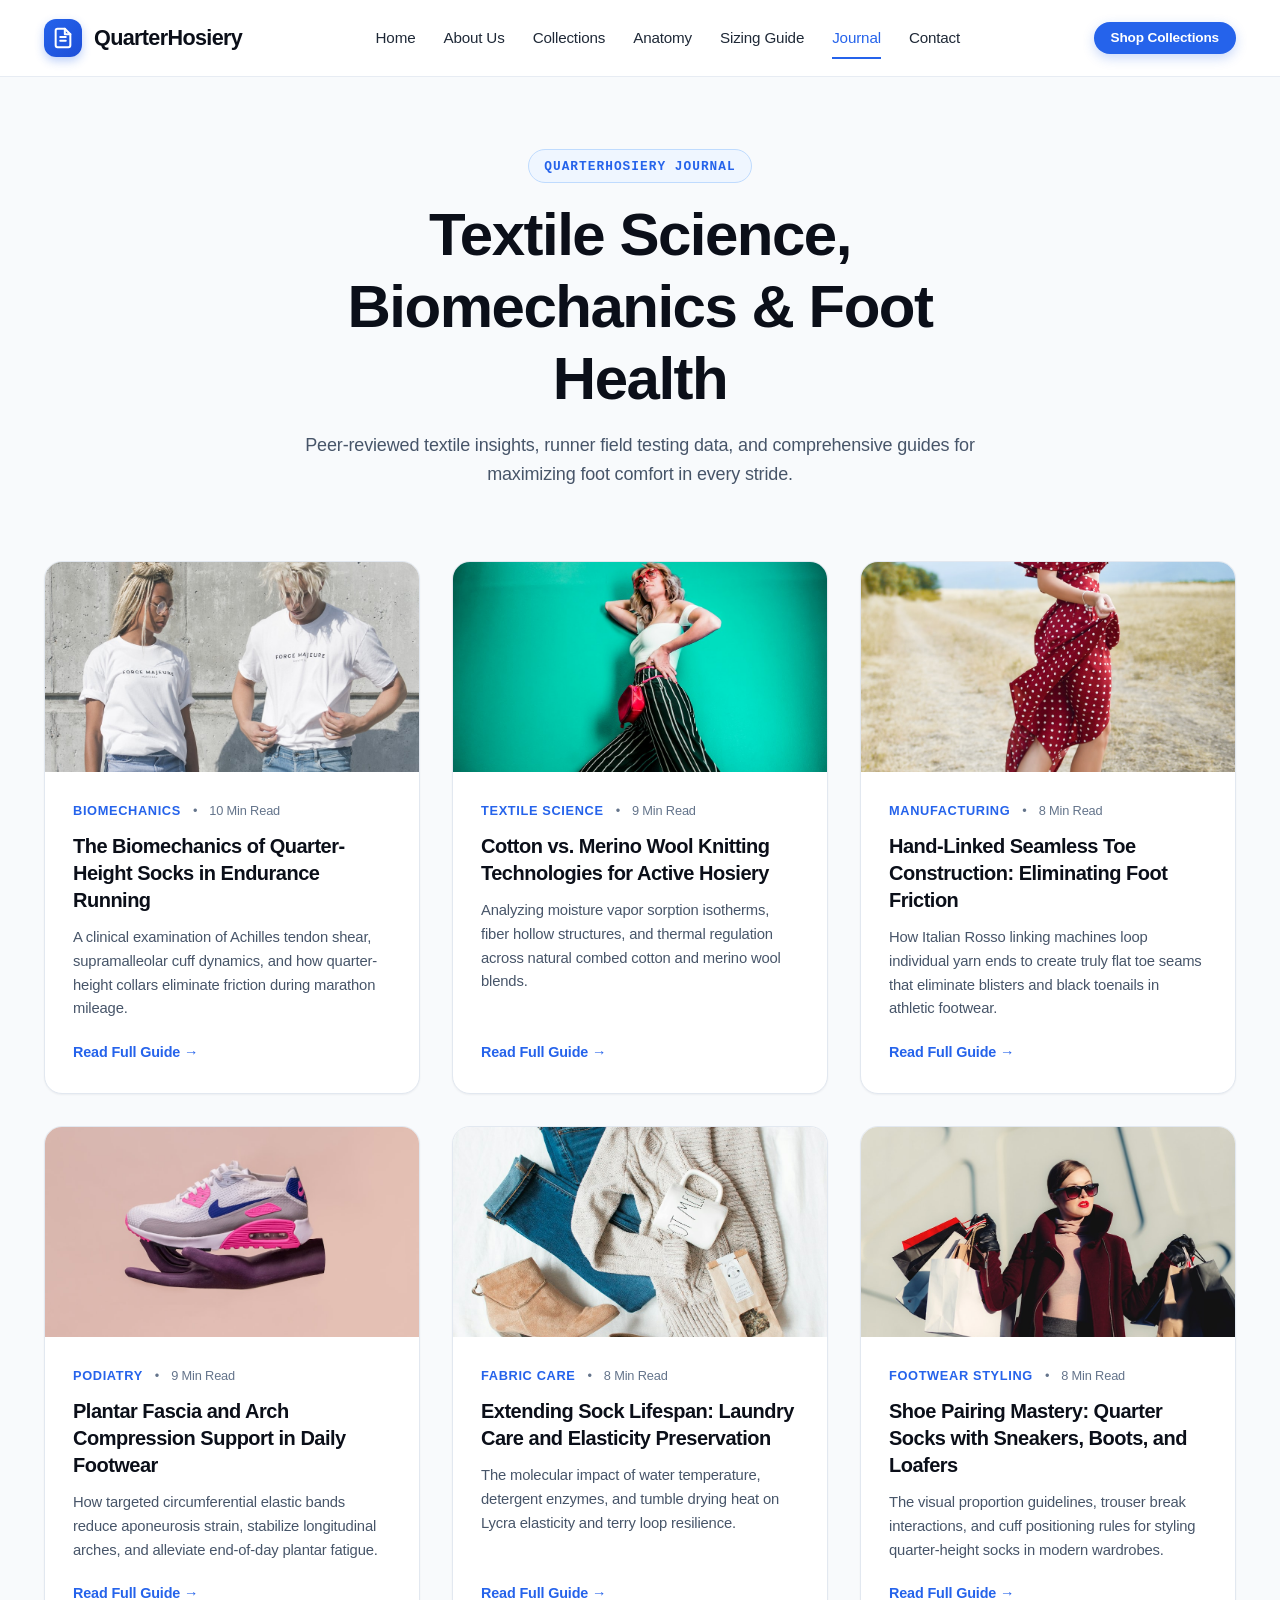
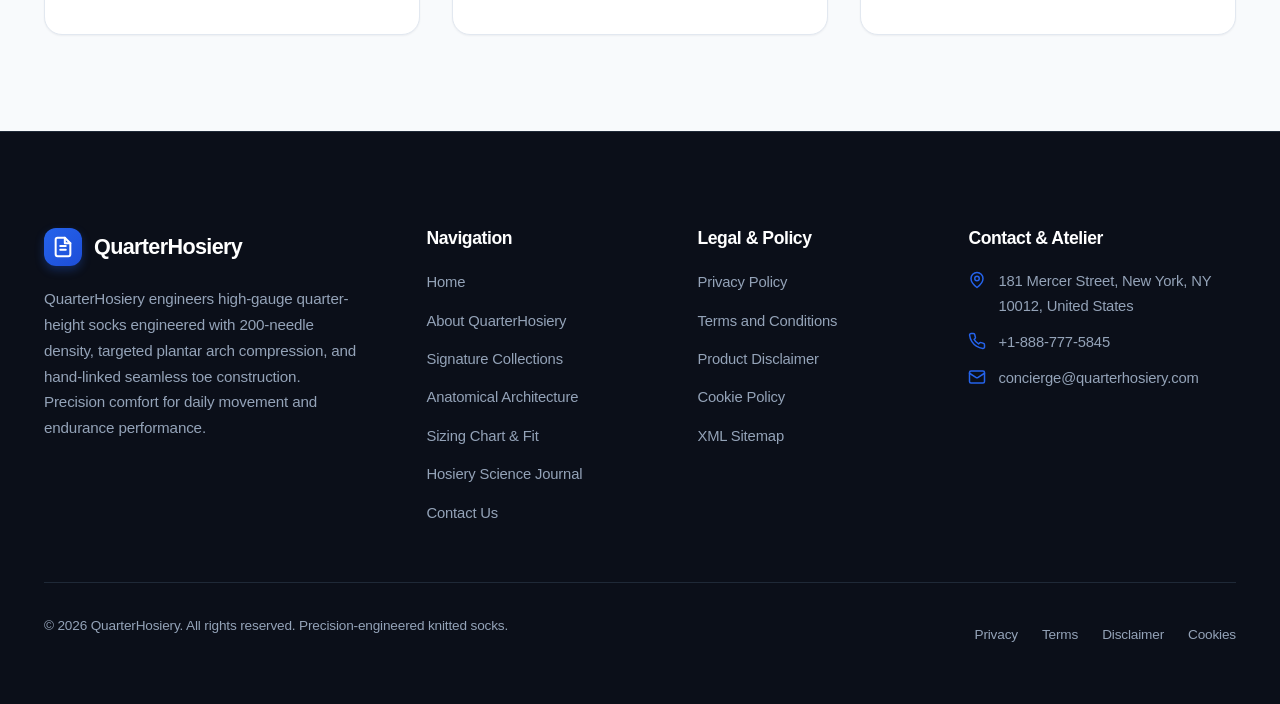
<file: blog/index.html>
<!DOCTYPE html>
<html lang="en">
<head>
  <meta charset="UTF-8">
  <meta name="viewport" content="width=device-width, initial-scale=1.0">
  <title>QuarterHosiery Journal | Research, Biomechanics & Textile Science</title>
  <meta name="description" content="Explore clinical research, sock engineering mechanics, blister defense protocols, and shoe pairing guides from the QuarterHosiery textile atelier.">
  <link rel="canonical" href="https://quarterhosiery.com/blog.html">
  <link rel="stylesheet" href="../assets/css/style.css">
  <link rel="icon" href="favicon.ico">
  <!-- Google tag (gtag.js) -->
<script async src="https://www.googletagmanager.com/gtag/js?id=G-0LY0HY7L01"></script>
<script>
  window.dataLayer = window.dataLayer || [];
  function gtag(){dataLayer.push(arguments);}
  gtag('js', new Date());
  gtag('config', 'G-0LY0HY7L01');
</script>
</head>
<body>

<header class="site-header">
  <div class="reading-progress-bar"></div>
  <div class="container header-inner">
    <a href="../index.php" class="site-logo">
      <div class="logo-symbol">
        <svg width="22" height="22" viewBox="0 0 24 24" fill="none" stroke="currentColor" stroke-width="2.2" stroke-linecap="round" stroke-linejoin="round"><path d="M14 2H6a2 2 0 0 0-2 2v16a2 2 0 0 0 2 2h12a2 2 0 0 0 2-2V8z"/><polyline points="14 2 14 8 20 8"/><path d="M9 15h6"/><path d="M9 11h6"/></svg>
      </div>
      <span>QuarterHosiery</span>
    </a>
    <nav class="site-nav">
      <a href="../index.php" class="nav-link ">Home</a>
      <a href="../about.html" class="nav-link ">About Us</a>
      <a href="../index.php#collections" class="nav-link">Collections</a>
      <a href="../index.php#anatomy" class="nav-link">Anatomy</a>
      <a href="../index.php#sizing" class="nav-link">Sizing Guide</a>
      <a href="blog.html" class="nav-link active">Journal</a>
      <a href="../contact.html" class="nav-link ">Contact</a>
    </nav>
    <div class="header-actions">
      <a href="../index.php#collections" class="btn btn-primary btn-sm">Shop Collections</a>
      <button class="mobile-toggle" aria-label="Toggle Menu">
        <svg width="24" height="24" viewBox="0 0 24 24" fill="none" stroke="currentColor" stroke-width="2" stroke-linecap="round" stroke-linejoin="round"><line x1="3" y1="12" x2="21" y2="12"/><line x1="3" y1="6" x2="21" y2="6"/><line x1="3" y1="18" x2="21" y2="18"/></svg>
      </button>
    </div>
  </div>
</header>

<div class="drawer-backdrop"></div>
<div class="mobile-drawer">
  <div>
    <div class="mobile-drawer-header">
      <div class="site-logo">
        <div class="logo-symbol">
          <svg width="20" height="20" viewBox="0 0 24 24" fill="none" stroke="currentColor" stroke-width="2.2" stroke-linecap="round" stroke-linejoin="round"><path d="M14 2H6a2 2 0 0 0-2 2v16a2 2 0 0 0 2 2h12a2 2 0 0 0 2-2V8z"/></svg>
        </div>
        <span>QuarterHosiery</span>
      </div>
      <button class="mobile-drawer-close" style="background:none;border:none;cursor:pointer;padding:0.5rem;" aria-label="Close Menu">
        <svg width="24" height="24" viewBox="0 0 24 24" fill="none" stroke="currentColor" stroke-width="2" stroke-linecap="round" stroke-linejoin="round"><line x1="18" y1="6" x2="6" y2="18"/><line x1="6" y1="6" x2="18" y2="18"/></svg>
      </button>
    </div>
    <div class="mobile-nav-links">
      <a href="../index.php" class="nav-link ">Home</a>
      <a href="../about.html" class="nav-link ">About Us</a>
      <a href="../index.php#collections" class="nav-link">Collections</a>
      <a href="../index.php#anatomy" class="nav-link">Anatomy & Specs</a>
      <a href="../index.php#sizing" class="nav-link">Sizing Guide</a>
      <a href="blog.html" class="nav-link active">Journal</a>
      <a href="../contact.html" class="nav-link ">Contact</a>
      <hr style="border:none;border-top:1px solid #e2e8f0;margin:1rem 0;">
      <a href="../privacy-policy.html" class="nav-link" style="font-size:0.9rem;color:#64748b;">Privacy Policy</a>
      <a href="../terms-and-conditions.html" class="nav-link" style="font-size:0.9rem;color:#64748b;">Terms of Service</a>
      <a href="../disclaimer.html" class="nav-link" style="font-size:0.9rem;color:#64748b;">Disclaimer</a>
      <a href="../cookie-policy.html" class="nav-link" style="font-size:0.9rem;color:#64748b;">Cookie Policy</a>
    </div>
  </div>
  <div style="padding-top:2rem;">
    <a href="../index.php#collections" class="btn btn-primary" style="width:100%;">Explore Quarter Socks</a>
  </div>
</div>

<main>
  <section class="section" style="padding-top:var(--space-3xl);">
    <div class="container">
      <div class="section-header">
        <div class="section-kicker">QuarterHosiery Journal</div>
        <h1 class="section-title">Textile Science, Biomechanics & Foot Health</h1>
        <p class="section-subtitle">Peer-reviewed textile insights, runner field testing data, and comprehensive guides for maximizing foot comfort in every stride.</p>
      </div>

      <div class="blog-grid">
        <div class="blog-card">
          <div class="blog-card-media">
            <img src="../assets/images/blog_running_biomechanics.jpg" alt="The Biomechanics of Quarter-Height Socks in Endurance Running" loading="lazy">
          </div>
          <div class="blog-card-body">
            <div class="blog-meta">
              <span class="blog-category-tag">Biomechanics</span>
              <span>•</span>
              <span>10 Min Read</span>
            </div>
            <h2 class="blog-card-title"><a href="the-biomechanics-of-quarter-height-socks-in-endurance-running.html">The Biomechanics of Quarter-Height Socks in Endurance Running</a></h2>
            <p class="blog-card-excerpt">A clinical examination of Achilles tendon shear, supramalleolar cuff dynamics, and how quarter-height collars eliminate friction during marathon mileage.</p>
            <a href="the-biomechanics-of-quarter-height-socks-in-endurance-running.html" class="blog-card-link">Read Full Guide &rarr;</a>
          </div>
        </div>

        <div class="blog-card">
          <div class="blog-card-media">
            <img src="../assets/images/textile_yarn_weave_macro.jpg" alt="Cotton vs Merino Wool Knitting Technologies for Active Hosiery" loading="lazy">
          </div>
          <div class="blog-card-body">
            <div class="blog-meta">
              <span class="blog-category-tag">Textile Science</span>
              <span>•</span>
              <span>9 Min Read</span>
            </div>
            <h2 class="blog-card-title"><a href="cotton-vs-merino-wool-knitting-technologies-for-active-hosiery.html">Cotton vs. Merino Wool Knitting Technologies for Active Hosiery</a></h2>
            <p class="blog-card-excerpt">Analyzing moisture vapor sorption isotherms, fiber hollow structures, and thermal regulation across natural combed cotton and merino wool blends.</p>
            <a href="cotton-vs-merino-wool-knitting-technologies-for-active-hosiery.html" class="blog-card-link">Read Full Guide &rarr;</a>
          </div>
        </div>

        <div class="blog-card">
          <div class="blog-card-media">
            <img src="../assets/images/hand_linked_seamless_finishing.jpg" alt="Hand-Linked Seamless Toe Construction" loading="lazy">
          </div>
          <div class="blog-card-body">
            <div class="blog-meta">
              <span class="blog-category-tag">Manufacturing</span>
              <span>•</span>
              <span>8 Min Read</span>
            </div>
            <h2 class="blog-card-title"><a href="hand-linked-seamless-toe-construction-eliminating-foot-friction.html">Hand-Linked Seamless Toe Construction: Eliminating Foot Friction</a></h2>
            <p class="blog-card-excerpt">How Italian Rosso linking machines loop individual yarn ends to create truly flat toe seams that eliminate blisters and black toenails in athletic footwear.</p>
            <a href="hand-linked-seamless-toe-construction-eliminating-foot-friction.html" class="blog-card-link">Read Full Guide &rarr;</a>
          </div>
        </div>

        <div class="blog-card">
          <div class="blog-card-media">
            <img src="../assets/images/track_field_sprint_test.jpg" alt="Plantar Fascia and Arch Compression Support in Daily Footwear" loading="lazy">
          </div>
          <div class="blog-card-body">
            <div class="blog-meta">
              <span class="blog-category-tag">Podiatry</span>
              <span>•</span>
              <span>9 Min Read</span>
            </div>
            <h2 class="blog-card-title"><a href="plantar-fascia-and-arch-compression-support-in-daily-footwear.html">Plantar Fascia and Arch Compression Support in Daily Footwear</a></h2>
            <p class="blog-card-excerpt">How targeted circumferential elastic bands reduce aponeurosis strain, stabilize longitudinal arches, and alleviate end-of-day plantar fatigue.</p>
            <a href="plantar-fascia-and-arch-compression-support-in-daily-footwear.html" class="blog-card-link">Read Full Guide &rarr;</a>
          </div>
        </div>

        <div class="blog-card">
          <div class="blog-card-media">
            <img src="../assets/images/organic_cotton_spools_loom.jpg" alt="Extending Sock Lifespan: Laundry Care and Elasticity Preservation" loading="lazy">
          </div>
          <div class="blog-card-body">
            <div class="blog-meta">
              <span class="blog-category-tag">Fabric Care</span>
              <span>•</span>
              <span>8 Min Read</span>
            </div>
            <h2 class="blog-card-title"><a href="extending-sock-lifespan-laundry-care-and-elasticity-preservation.html">Extending Sock Lifespan: Laundry Care and Elasticity Preservation</a></h2>
            <p class="blog-card-excerpt">The molecular impact of water temperature, detergent enzymes, and tumble drying heat on Lycra elasticity and terry loop resilience.</p>
            <a href="extending-sock-lifespan-laundry-care-and-elasticity-preservation.html" class="blog-card-link">Read Full Guide &rarr;</a>
          </div>
        </div>

        <div class="blog-card">
          <div class="blog-card-media">
            <img src="../assets/images/lifestyle_street_sneaker_quarter.jpg" alt="Shoe Pairing Mastery: Quarter Socks with Sneakers, Boots, and Loafers" loading="lazy">
          </div>
          <div class="blog-card-body">
            <div class="blog-meta">
              <span class="blog-category-tag">Footwear Styling</span>
              <span>•</span>
              <span>8 Min Read</span>
            </div>
            <h2 class="blog-card-title"><a href="shoe-pairing-mastery-quarter-socks-with-sneakers-boots-and-loafers.html">Shoe Pairing Mastery: Quarter Socks with Sneakers, Boots, and Loafers</a></h2>
            <p class="blog-card-excerpt">The visual proportion guidelines, trouser break interactions, and cuff positioning rules for styling quarter-height socks in modern wardrobes.</p>
            <a href="shoe-pairing-mastery-quarter-socks-with-sneakers-boots-and-loafers.html" class="blog-card-link">Read Full Guide &rarr;</a>
          </div>
        </div>
      </div>
    </div>
  </section>
</main>

<footer class="site-footer">
  <div class="container">
    <div class="footer-grid">
      <div class="footer-brand">
        <a href="../index.php" class="site-logo">
          <div class="logo-symbol">
            <svg width="22" height="22" viewBox="0 0 24 24" fill="none" stroke="currentColor" stroke-width="2.2" stroke-linecap="round" stroke-linejoin="round"><path d="M14 2H6a2 2 0 0 0-2 2v16a2 2 0 0 0 2 2h12a2 2 0 0 0 2-2V8z"/><polyline points="14 2 14 8 20 8"/><path d="M9 15h6"/><path d="M9 11h6"/></svg>
          </div>
          <span>QuarterHosiery</span>
        </a>
        <p>QuarterHosiery engineers high-gauge quarter-height socks engineered with 200-needle density, targeted plantar arch compression, and hand-linked seamless toe construction. Precision comfort for daily movement and endurance performance.</p>
      </div>
      <div class="footer-col">
        <h4>Navigation</h4>
        <ul class="footer-links">
          <li><a href="../index.php">Home</a></li>
          <li><a href="../about.html">About QuarterHosiery</a></li>
          <li><a href="../index.php#collections">Signature Collections</a></li>
          <li><a href="../index.php#anatomy">Anatomical Architecture</a></li>
          <li><a href="../index.php#sizing">Sizing Chart & Fit</a></li>
          <li><a href="blog.html">Hosiery Science Journal</a></li>
          <li><a href="../contact.html">Contact Us</a></li>
        </ul>
      </div>
      <div class="footer-col">
        <h4>Legal & Policy</h4>
        <ul class="footer-links">
          <li><a href="../privacy-policy.html">Privacy Policy</a></li>
          <li><a href="../terms-and-conditions.html">Terms and Conditions</a></li>
          <li><a href="../disclaimer.html">Product Disclaimer</a></li>
          <li><a href="../cookie-policy.html">Cookie Policy</a></li>
          <li><a href="sitemap.xml">XML Sitemap</a></li>
        </ul>
      </div>
      <div class="footer-col">
        <h4>Contact & Atelier</h4>
        <div class="footer-contact-item">
          <svg width="18" height="18" viewBox="0 0 24 24" fill="none" stroke="currentColor" stroke-width="2" stroke-linecap="round" stroke-linejoin="round" style="flex-shrink:0;margin-top:2px;color:var(--color-cobalt);"><path d="M20 10c0 6-8 12-8 12s-8-6-8-12a8 8 0 0 1 16 0Z"/><circle cx="12" cy="10" r="3"/></svg>
          <span>181 Mercer Street, New York, NY 10012, United States</span>
        </div>
        <div class="footer-contact-item">
          <svg width="18" height="18" viewBox="0 0 24 24" fill="none" stroke="currentColor" stroke-width="2" stroke-linecap="round" stroke-linejoin="round" style="flex-shrink:0;margin-top:2px;color:var(--color-cobalt);"><path d="M22 16.92v3a2 2 0 0 1-2.18 2 19.79 19.79 0 0 1-8.63-3.07 19.5 19.5 0 0 1-6-6 19.79 19.79 0 0 1-3.07-8.67A2 2 0 0 1 4.11 2h3a2 2 0 0 1 2 1.72 12.84 12.84 0 0 0 .7 2.81 2 2 0 0 1-.45 2.11L8.09 9.91a16 16 0 0 0 6 6l1.27-1.27a2 2 0 0 1 2.11-.45 12.84 12.84 0 0 0 2.81.7A2 2 0 0 1 22 16.92z"/></svg>
          <span>+1-888-777-5845</span>
        </div>
        <div class="footer-contact-item">
          <svg width="18" height="18" viewBox="0 0 24 24" fill="none" stroke="currentColor" stroke-width="2" stroke-linecap="round" stroke-linejoin="round" style="flex-shrink:0;margin-top:2px;color:var(--color-cobalt);"><rect width="20" height="16" x="2" y="4" rx="2"/><path d="m22 7-8.97 5.7a1.94 1.94 0 0 1-2.06 0L2 7"/></svg>
          <span>concierge@quarterhosiery.com</span>
        </div>
      </div>
    </div>
    <div class="footer-bottom">
      <p>&copy; 2026 QuarterHosiery. All rights reserved. Precision-engineered knitted socks.</p>
      <div class="footer-policy-inline">
        <a href="../privacy-policy.html">Privacy</a>
        <a href="../terms-and-conditions.html">Terms</a>
        <a href="../disclaimer.html">Disclaimer</a>
        <a href="../cookie-policy.html">Cookies</a>
      </div>
    </div>
  </div>
</footer>
<script src="../assets/js/main.js"></script>

</body>
</html>
</file>
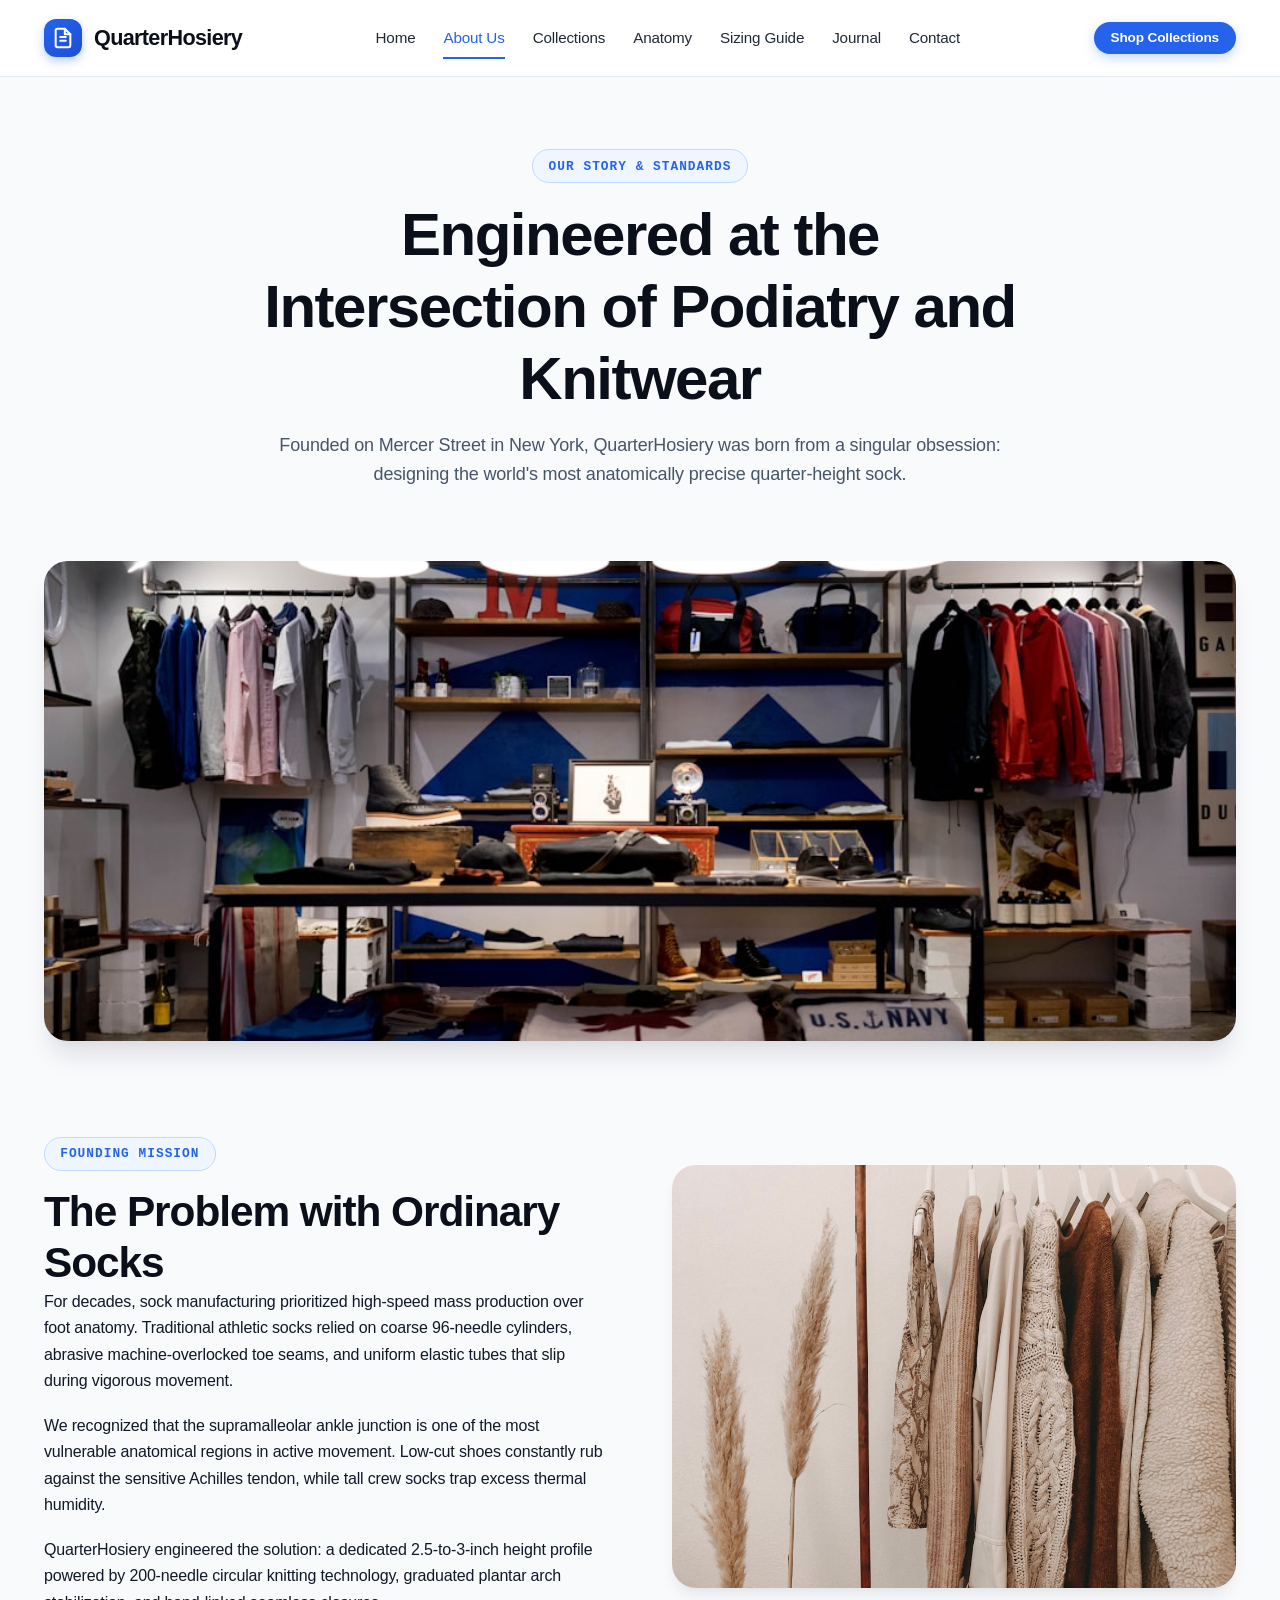
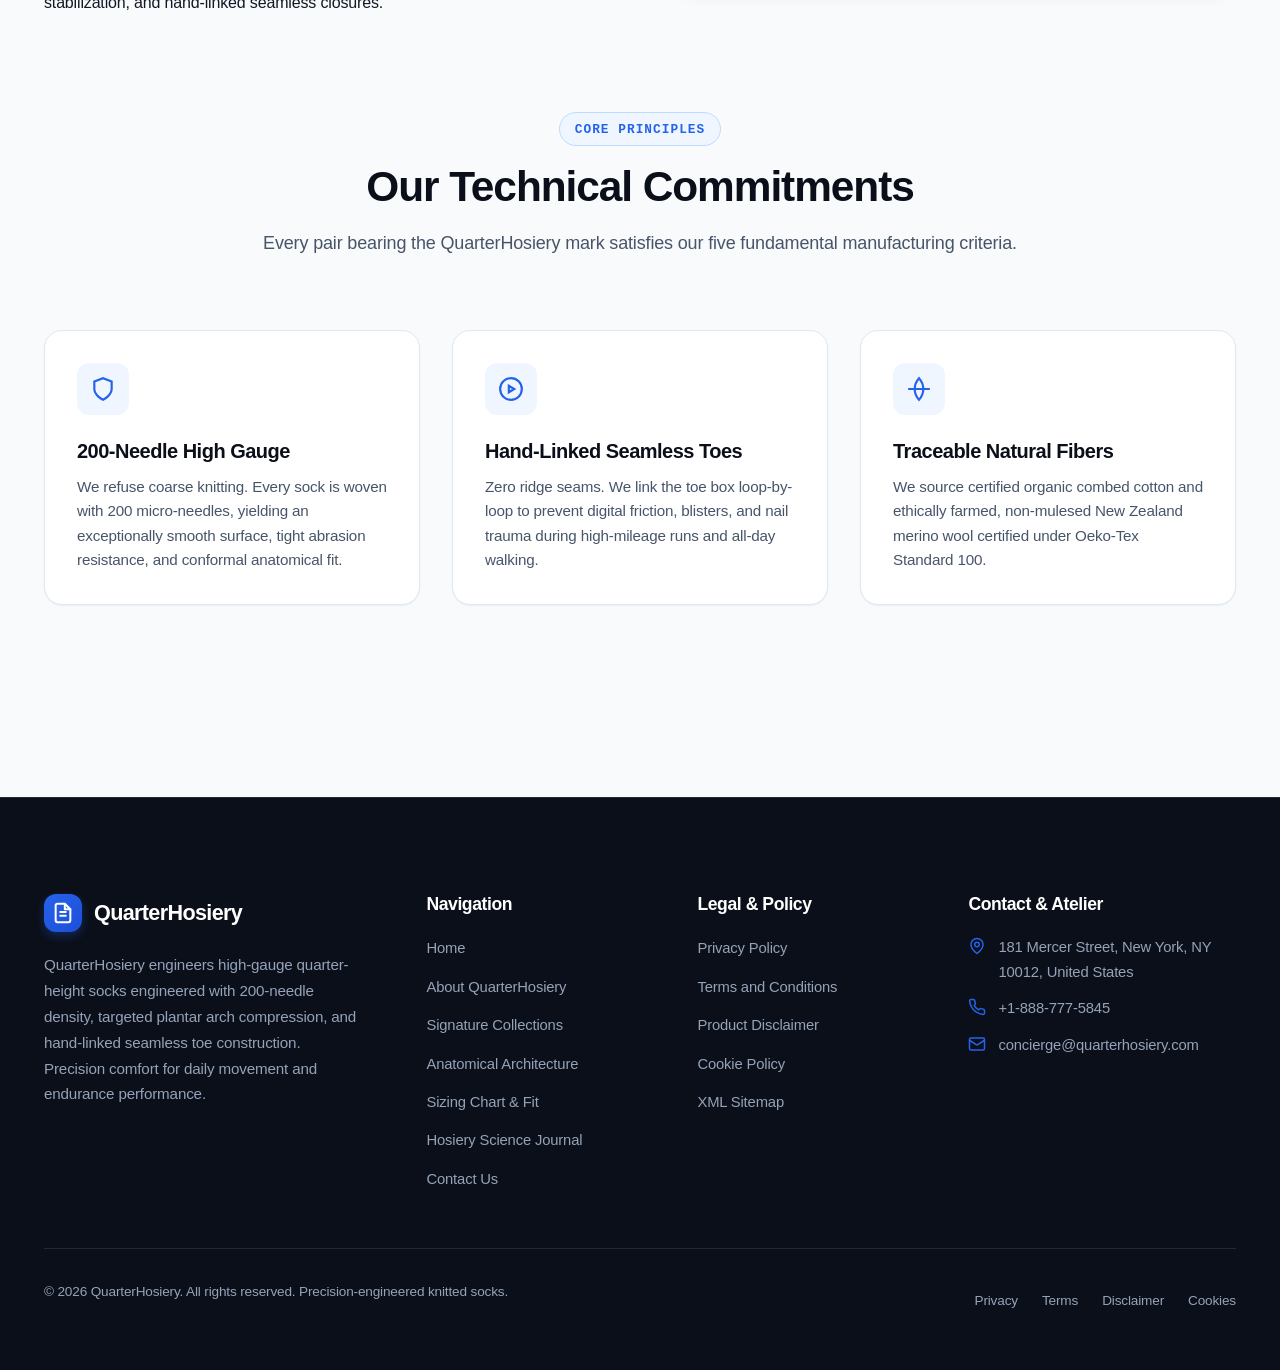
<file: about.html>
<!DOCTYPE html>
<html lang="en">
<head>
  <meta charset="UTF-8">
  <meta name="viewport" content="width=device-width, initial-scale=1.0">
  <title>About QuarterHosiery | Atelier Heritage & Knitting Engineering</title>
  <meta name="description" content="Discover the story, textile engineering standards, and Mercer Street design atelier behind QuarterHosiery precision-crafted quarter socks.">
  <link rel="canonical" href="https://quarterhosiery.com/about.html">
  <link rel="stylesheet" href="assets/css/style.css">
  <link rel="icon" href="favicon.ico">
  <!-- Google tag (gtag.js) -->
<script async src="https://www.googletagmanager.com/gtag/js?id=G-0LY0HY7L01"></script>
<script>
  window.dataLayer = window.dataLayer || [];
  function gtag(){dataLayer.push(arguments);}
  gtag('js', new Date());
  gtag('config', 'G-0LY0HY7L01');
</script>
</head>
<body>

<header class="site-header">
  <div class="reading-progress-bar"></div>
  <div class="container header-inner">
    <a href="index.php" class="site-logo">
      <div class="logo-symbol">
        <svg width="22" height="22" viewBox="0 0 24 24" fill="none" stroke="currentColor" stroke-width="2.2" stroke-linecap="round" stroke-linejoin="round"><path d="M14 2H6a2 2 0 0 0-2 2v16a2 2 0 0 0 2 2h12a2 2 0 0 0 2-2V8z"/><polyline points="14 2 14 8 20 8"/><path d="M9 15h6"/><path d="M9 11h6"/></svg>
      </div>
      <span>QuarterHosiery</span>
    </a>
    <nav class="site-nav">
      <a href="index.php" class="nav-link ">Home</a>
      <a href="about.html" class="nav-link active">About Us</a>
      <a href="index.php#collections" class="nav-link">Collections</a>
      <a href="index.php#anatomy" class="nav-link">Anatomy</a>
      <a href="index.php#sizing" class="nav-link">Sizing Guide</a>
      <a href="blog.html" class="nav-link ">Journal</a>
      <a href="contact.html" class="nav-link ">Contact</a>
    </nav>
    <div class="header-actions">
      <a href="index.php#collections" class="btn btn-primary btn-sm">Shop Collections</a>
      <button class="mobile-toggle" aria-label="Toggle Menu">
        <svg width="24" height="24" viewBox="0 0 24 24" fill="none" stroke="currentColor" stroke-width="2" stroke-linecap="round" stroke-linejoin="round"><line x1="3" y1="12" x2="21" y2="12"/><line x1="3" y1="6" x2="21" y2="6"/><line x1="3" y1="18" x2="21" y2="18"/></svg>
      </button>
    </div>
  </div>
</header>

<div class="drawer-backdrop"></div>
<div class="mobile-drawer">
  <div>
    <div class="mobile-drawer-header">
      <div class="site-logo">
        <div class="logo-symbol">
          <svg width="20" height="20" viewBox="0 0 24 24" fill="none" stroke="currentColor" stroke-width="2.2" stroke-linecap="round" stroke-linejoin="round"><path d="M14 2H6a2 2 0 0 0-2 2v16a2 2 0 0 0 2 2h12a2 2 0 0 0 2-2V8z"/></svg>
        </div>
        <span>QuarterHosiery</span>
      </div>
      <button class="mobile-drawer-close" style="background:none;border:none;cursor:pointer;padding:0.5rem;" aria-label="Close Menu">
        <svg width="24" height="24" viewBox="0 0 24 24" fill="none" stroke="currentColor" stroke-width="2" stroke-linecap="round" stroke-linejoin="round"><line x1="18" y1="6" x2="6" y2="18"/><line x1="6" y1="6" x2="18" y2="18"/></svg>
      </button>
    </div>
    <div class="mobile-nav-links">
      <a href="index.php" class="nav-link ">Home</a>
      <a href="about.html" class="nav-link active">About Us</a>
      <a href="index.php#collections" class="nav-link">Collections</a>
      <a href="index.php#anatomy" class="nav-link">Anatomy & Specs</a>
      <a href="index.php#sizing" class="nav-link">Sizing Guide</a>
      <a href="blog.html" class="nav-link ">Journal</a>
      <a href="contact.html" class="nav-link ">Contact</a>
      <hr style="border:none;border-top:1px solid #e2e8f0;margin:1rem 0;">
      <a href="privacy-policy.html" class="nav-link" style="font-size:0.9rem;color:#64748b;">Privacy Policy</a>
      <a href="terms-and-conditions.html" class="nav-link" style="font-size:0.9rem;color:#64748b;">Terms of Service</a>
      <a href="disclaimer.html" class="nav-link" style="font-size:0.9rem;color:#64748b;">Disclaimer</a>
      <a href="cookie-policy.html" class="nav-link" style="font-size:0.9rem;color:#64748b;">Cookie Policy</a>
    </div>
  </div>
  <div style="padding-top:2rem;">
    <a href="index.php#collections" class="btn btn-primary" style="width:100%;">Explore Quarter Socks</a>
  </div>
</div>

<main>
  <section class="section" style="padding-top:var(--space-3xl);">
    <div class="container">
      <div class="section-header">
        <div class="section-kicker">Our Story & Standards</div>
        <h1 class="section-title">Engineered at the Intersection of Podiatry and Knitwear</h1>
        <p class="section-subtitle">Founded on Mercer Street in New York, QuarterHosiery was born from a singular obsession: designing the world's most anatomically precise quarter-height sock.</p>
      </div>

      <div style="border-radius:var(--radius-xl);overflow:hidden;box-shadow:var(--shadow-xl);margin-bottom:var(--space-4xl);">
        <img src="assets/images/mercer_street_flagship_store.jpg" alt="QuarterHosiery flagship design atelier at 181 Mercer Street New York" style="width:100%;height:480px;object-fit:cover;">
      </div>

      <div class="philosophy-grid" style="margin-bottom:var(--space-4xl);">
        <div>
          <div class="section-kicker">Founding Mission</div>
          <h2>The Problem with Ordinary Socks</h2>
          <p>For decades, sock manufacturing prioritized high-speed mass production over foot anatomy. Traditional athletic socks relied on coarse 96-needle cylinders, abrasive machine-overlocked toe seams, and uniform elastic tubes that slip during vigorous movement.</p>
          <p>We recognized that the supramalleolar ankle junction is one of the most vulnerable anatomical regions in active movement. Low-cut shoes constantly rub against the sensitive Achilles tendon, while tall crew socks trap excess thermal humidity.</p>
          <p>QuarterHosiery engineered the solution: a dedicated 2.5-to-3-inch height profile powered by 200-needle circular knitting technology, graduated plantar arch stabilization, and hand-linked seamless closures.</p>
        </div>
        <div>
          <div style="border-radius:var(--radius-xl);overflow:hidden;box-shadow:var(--shadow-lg);">
            <img src="assets/images/knitting_atelier_workshop.jpg" alt="QuarterHosiery textile design bench drafting technical sock patterns" loading="lazy">
          </div>
        </div>
      </div>

      <div class="section-header" style="margin-top:var(--space-4xl);">
        <div class="section-kicker">Core Principles</div>
        <h2 class="section-title">Our Technical Commitments</h2>
        <p class="section-subtitle">Every pair bearing the QuarterHosiery mark satisfies our five fundamental manufacturing criteria.</p>
      </div>

      <div class="anatomy-grid" style="margin-bottom:var(--space-4xl);">
        <div class="anatomy-card">
          <div class="anatomy-icon-wrap">
            <svg width="26" height="26" viewBox="0 0 24 24" fill="none" stroke="currentColor" stroke-width="2"><path d="M12 22s8-4 8-10V5l-8-3-8 3v7c0 6 8 10 8 10z"/></svg>
          </div>
          <h3>200-Needle High Gauge</h3>
          <p>We refuse coarse knitting. Every sock is woven with 200 micro-needles, yielding an exceptionally smooth surface, tight abrasion resistance, and conformal anatomical fit.</p>
        </div>
        <div class="anatomy-card">
          <div class="anatomy-icon-wrap">
            <svg width="26" height="26" viewBox="0 0 24 24" fill="none" stroke="currentColor" stroke-width="2"><circle cx="12" cy="12" r="10"/><path d="m10 15 5-3-5-3v6z"/></svg>
          </div>
          <h3>Hand-Linked Seamless Toes</h3>
          <p>Zero ridge seams. We link the toe box loop-by-loop to prevent digital friction, blisters, and nail trauma during high-mileage runs and all-day walking.</p>
        </div>
        <div class="anatomy-card">
          <div class="anatomy-icon-wrap">
            <svg width="26" height="26" viewBox="0 0 24 24" fill="none" stroke="currentColor" stroke-width="2"><path d="M2 12h20M12 2a15.3 15.3 0 0 1 4 10 15.3 15.3 0 0 1-4 10 15.3 15.3 0 0 1-4-10 15.3 15.3 0 0 1 4-10z"/></svg>
          </div>
          <h3>Traceable Natural Fibers</h3>
          <p>We source certified organic combed cotton and ethically farmed, non-mulesed New Zealand merino wool certified under Oeko-Tex Standard 100.</p>
        </div>
      </div>
    </div>
  </section>
</main>

<footer class="site-footer">
  <div class="container">
    <div class="footer-grid">
      <div class="footer-brand">
        <a href="index.php" class="site-logo">
          <div class="logo-symbol">
            <svg width="22" height="22" viewBox="0 0 24 24" fill="none" stroke="currentColor" stroke-width="2.2" stroke-linecap="round" stroke-linejoin="round"><path d="M14 2H6a2 2 0 0 0-2 2v16a2 2 0 0 0 2 2h12a2 2 0 0 0 2-2V8z"/><polyline points="14 2 14 8 20 8"/><path d="M9 15h6"/><path d="M9 11h6"/></svg>
          </div>
          <span>QuarterHosiery</span>
        </a>
        <p>QuarterHosiery engineers high-gauge quarter-height socks engineered with 200-needle density, targeted plantar arch compression, and hand-linked seamless toe construction. Precision comfort for daily movement and endurance performance.</p>
      </div>
      <div class="footer-col">
        <h4>Navigation</h4>
        <ul class="footer-links">
          <li><a href="index.php">Home</a></li>
          <li><a href="about.html">About QuarterHosiery</a></li>
          <li><a href="index.php#collections">Signature Collections</a></li>
          <li><a href="index.php#anatomy">Anatomical Architecture</a></li>
          <li><a href="index.php#sizing">Sizing Chart & Fit</a></li>
          <li><a href="blog.html">Hosiery Science Journal</a></li>
          <li><a href="contact.html">Contact Us</a></li>
        </ul>
      </div>
      <div class="footer-col">
        <h4>Legal & Policy</h4>
        <ul class="footer-links">
          <li><a href="privacy-policy.html">Privacy Policy</a></li>
          <li><a href="terms-and-conditions.html">Terms and Conditions</a></li>
          <li><a href="disclaimer.html">Product Disclaimer</a></li>
          <li><a href="cookie-policy.html">Cookie Policy</a></li>
          <li><a href="sitemap.xml">XML Sitemap</a></li>
        </ul>
      </div>
      <div class="footer-col">
        <h4>Contact & Atelier</h4>
        <div class="footer-contact-item">
          <svg width="18" height="18" viewBox="0 0 24 24" fill="none" stroke="currentColor" stroke-width="2" stroke-linecap="round" stroke-linejoin="round" style="flex-shrink:0;margin-top:2px;color:var(--color-cobalt);"><path d="M20 10c0 6-8 12-8 12s-8-6-8-12a8 8 0 0 1 16 0Z"/><circle cx="12" cy="10" r="3"/></svg>
          <span>181 Mercer Street, New York, NY 10012, United States</span>
        </div>
        <div class="footer-contact-item">
          <svg width="18" height="18" viewBox="0 0 24 24" fill="none" stroke="currentColor" stroke-width="2" stroke-linecap="round" stroke-linejoin="round" style="flex-shrink:0;margin-top:2px;color:var(--color-cobalt);"><path d="M22 16.92v3a2 2 0 0 1-2.18 2 19.79 19.79 0 0 1-8.63-3.07 19.5 19.5 0 0 1-6-6 19.79 19.79 0 0 1-3.07-8.67A2 2 0 0 1 4.11 2h3a2 2 0 0 1 2 1.72 12.84 12.84 0 0 0 .7 2.81 2 2 0 0 1-.45 2.11L8.09 9.91a16 16 0 0 0 6 6l1.27-1.27a2 2 0 0 1 2.11-.45 12.84 12.84 0 0 0 2.81.7A2 2 0 0 1 22 16.92z"/></svg>
          <span>+1-888-777-5845</span>
        </div>
        <div class="footer-contact-item">
          <svg width="18" height="18" viewBox="0 0 24 24" fill="none" stroke="currentColor" stroke-width="2" stroke-linecap="round" stroke-linejoin="round" style="flex-shrink:0;margin-top:2px;color:var(--color-cobalt);"><rect width="20" height="16" x="2" y="4" rx="2"/><path d="m22 7-8.97 5.7a1.94 1.94 0 0 1-2.06 0L2 7"/></svg>
          <span>concierge@quarterhosiery.com</span>
        </div>
      </div>
    </div>
    <div class="footer-bottom">
      <p>&copy; 2026 QuarterHosiery. All rights reserved. Precision-engineered knitted socks.</p>
      <div class="footer-policy-inline">
        <a href="privacy-policy.html">Privacy</a>
        <a href="terms-and-conditions.html">Terms</a>
        <a href="disclaimer.html">Disclaimer</a>
        <a href="cookie-policy.html">Cookies</a>
      </div>
    </div>
  </div>
</footer>
<script src="assets/js/main.js"></script>

</body>
</html>
</file>
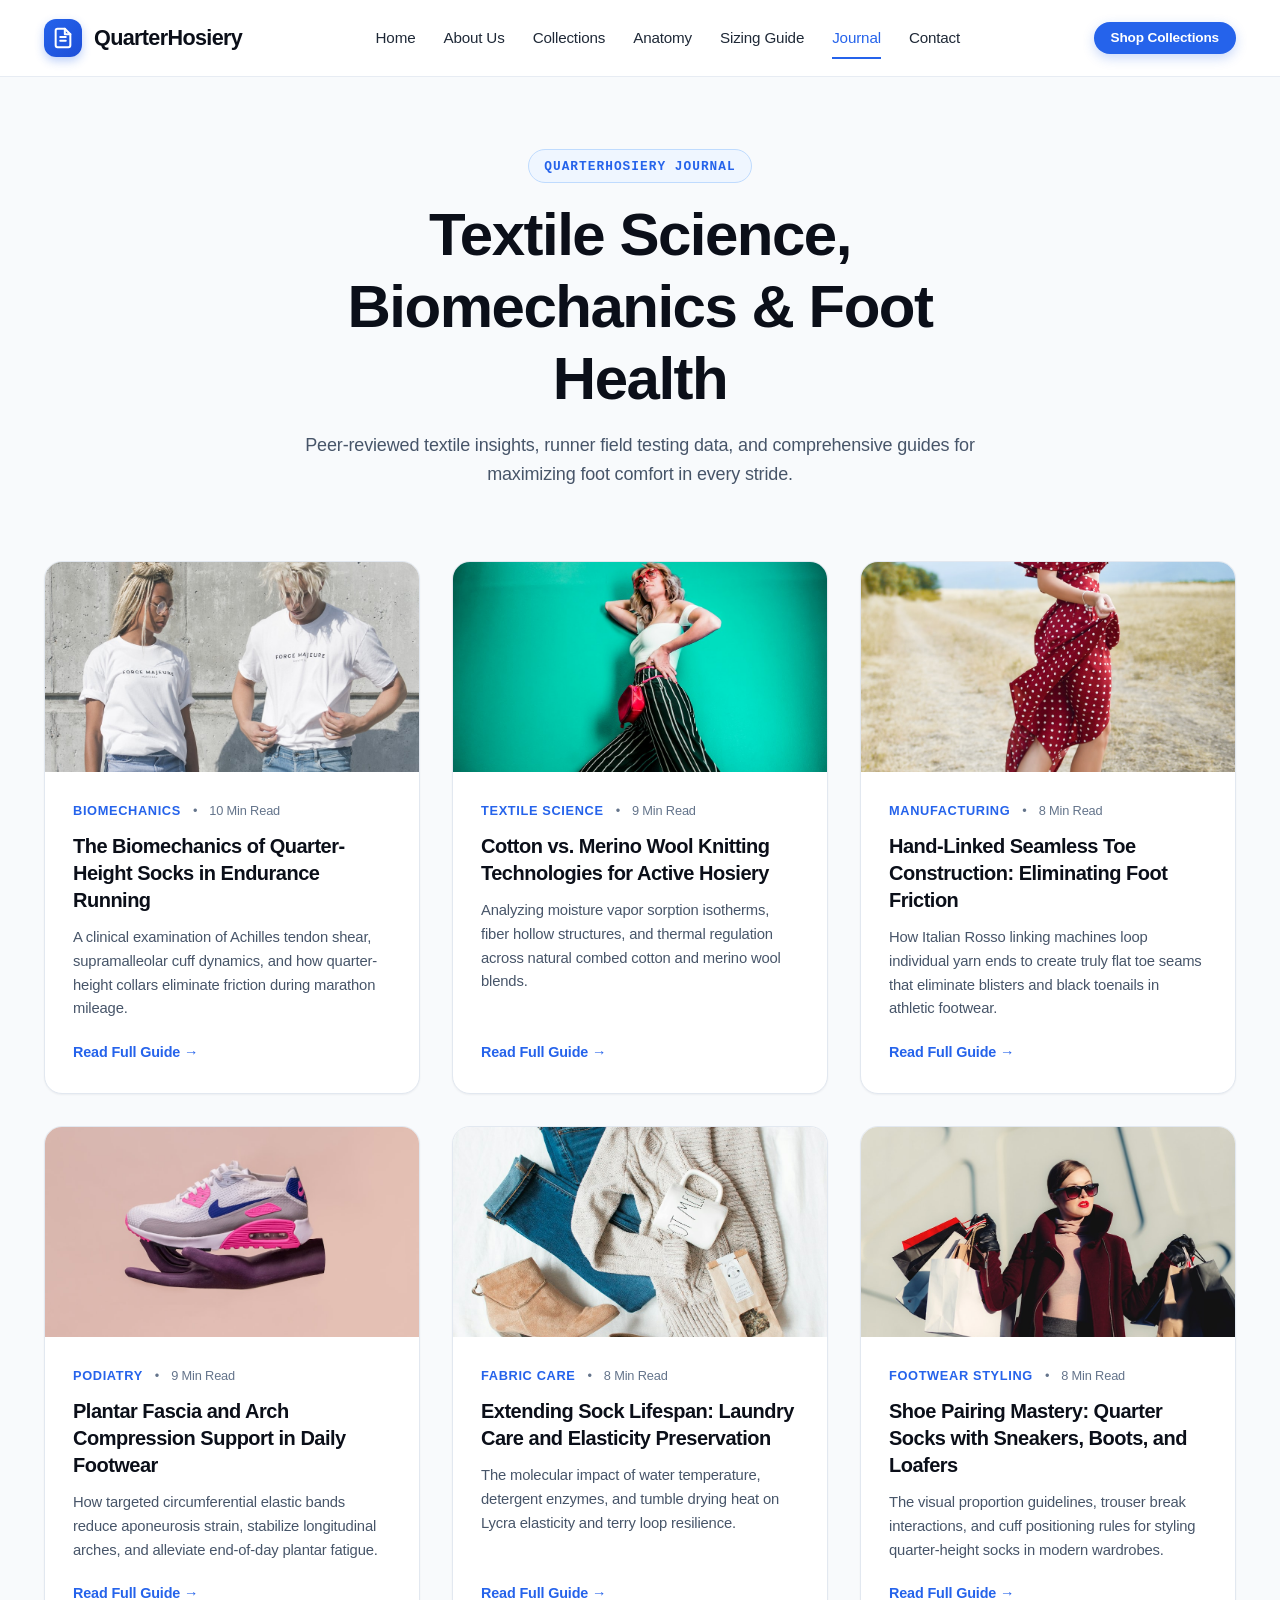
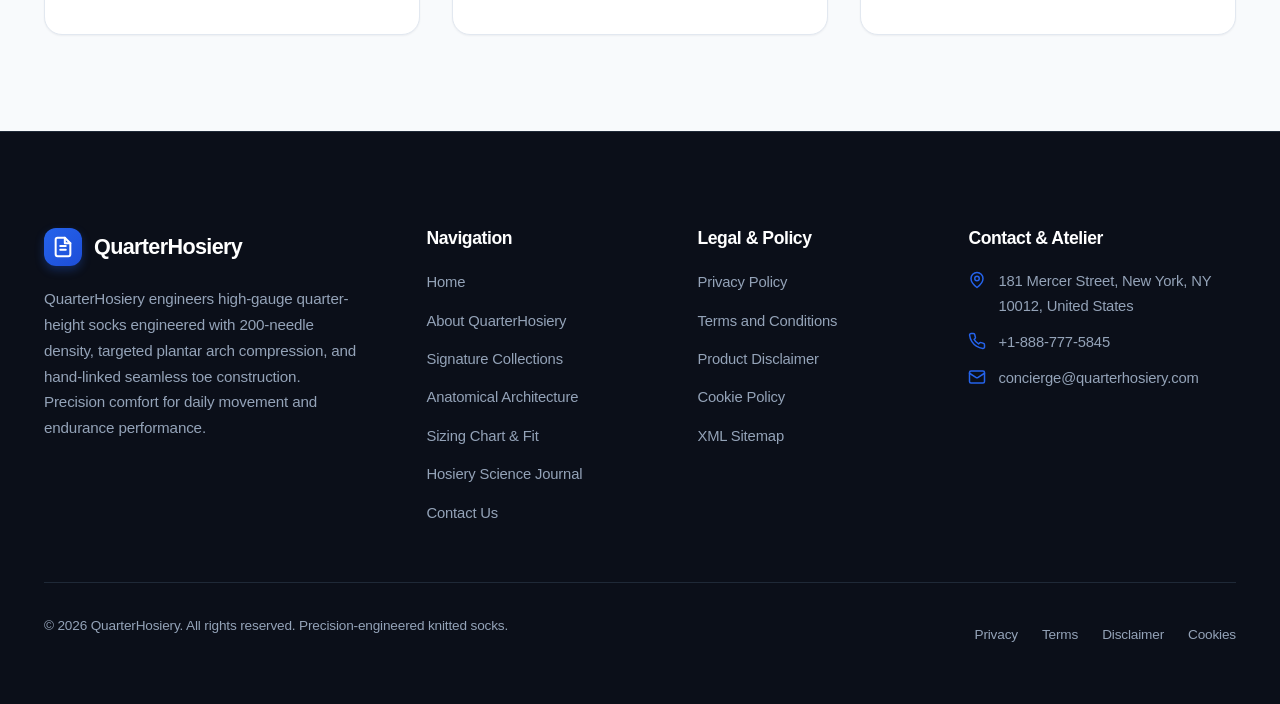
<file: blog.html>
<!DOCTYPE html>
<html lang="en">
<head>
  <meta charset="UTF-8">
  <meta name="viewport" content="width=device-width, initial-scale=1.0">
  <title>QuarterHosiery Journal | Research, Biomechanics & Textile Science</title>
  <meta name="description" content="Explore clinical research, sock engineering mechanics, blister defense protocols, and shoe pairing guides from the QuarterHosiery textile atelier.">
  <link rel="canonical" href="https://quarterhosiery.com/blog.html">
  <link rel="stylesheet" href="assets/css/style.css">
  <link rel="icon" href="favicon.ico">
  <!-- Google tag (gtag.js) -->
<script async src="https://www.googletagmanager.com/gtag/js?id=G-0LY0HY7L01"></script>
<script>
  window.dataLayer = window.dataLayer || [];
  function gtag(){dataLayer.push(arguments);}
  gtag('js', new Date());
  gtag('config', 'G-0LY0HY7L01');
</script>
</head>
<body>

<header class="site-header">
  <div class="reading-progress-bar"></div>
  <div class="container header-inner">
    <a href="index.php" class="site-logo">
      <div class="logo-symbol">
        <svg width="22" height="22" viewBox="0 0 24 24" fill="none" stroke="currentColor" stroke-width="2.2" stroke-linecap="round" stroke-linejoin="round"><path d="M14 2H6a2 2 0 0 0-2 2v16a2 2 0 0 0 2 2h12a2 2 0 0 0 2-2V8z"/><polyline points="14 2 14 8 20 8"/><path d="M9 15h6"/><path d="M9 11h6"/></svg>
      </div>
      <span>QuarterHosiery</span>
    </a>
    <nav class="site-nav">
      <a href="index.php" class="nav-link ">Home</a>
      <a href="about.html" class="nav-link ">About Us</a>
      <a href="index.php#collections" class="nav-link">Collections</a>
      <a href="index.php#anatomy" class="nav-link">Anatomy</a>
      <a href="index.php#sizing" class="nav-link">Sizing Guide</a>
      <a href="blog.html" class="nav-link active">Journal</a>
      <a href="contact.html" class="nav-link ">Contact</a>
    </nav>
    <div class="header-actions">
      <a href="index.php#collections" class="btn btn-primary btn-sm">Shop Collections</a>
      <button class="mobile-toggle" aria-label="Toggle Menu">
        <svg width="24" height="24" viewBox="0 0 24 24" fill="none" stroke="currentColor" stroke-width="2" stroke-linecap="round" stroke-linejoin="round"><line x1="3" y1="12" x2="21" y2="12"/><line x1="3" y1="6" x2="21" y2="6"/><line x1="3" y1="18" x2="21" y2="18"/></svg>
      </button>
    </div>
  </div>
</header>

<div class="drawer-backdrop"></div>
<div class="mobile-drawer">
  <div>
    <div class="mobile-drawer-header">
      <div class="site-logo">
        <div class="logo-symbol">
          <svg width="20" height="20" viewBox="0 0 24 24" fill="none" stroke="currentColor" stroke-width="2.2" stroke-linecap="round" stroke-linejoin="round"><path d="M14 2H6a2 2 0 0 0-2 2v16a2 2 0 0 0 2 2h12a2 2 0 0 0 2-2V8z"/></svg>
        </div>
        <span>QuarterHosiery</span>
      </div>
      <button class="mobile-drawer-close" style="background:none;border:none;cursor:pointer;padding:0.5rem;" aria-label="Close Menu">
        <svg width="24" height="24" viewBox="0 0 24 24" fill="none" stroke="currentColor" stroke-width="2" stroke-linecap="round" stroke-linejoin="round"><line x1="18" y1="6" x2="6" y2="18"/><line x1="6" y1="6" x2="18" y2="18"/></svg>
      </button>
    </div>
    <div class="mobile-nav-links">
      <a href="index.php" class="nav-link ">Home</a>
      <a href="about.html" class="nav-link ">About Us</a>
      <a href="index.php#collections" class="nav-link">Collections</a>
      <a href="index.php#anatomy" class="nav-link">Anatomy & Specs</a>
      <a href="index.php#sizing" class="nav-link">Sizing Guide</a>
      <a href="blog.html" class="nav-link active">Journal</a>
      <a href="contact.html" class="nav-link ">Contact</a>
      <hr style="border:none;border-top:1px solid #e2e8f0;margin:1rem 0;">
      <a href="privacy-policy.html" class="nav-link" style="font-size:0.9rem;color:#64748b;">Privacy Policy</a>
      <a href="terms-and-conditions.html" class="nav-link" style="font-size:0.9rem;color:#64748b;">Terms of Service</a>
      <a href="disclaimer.html" class="nav-link" style="font-size:0.9rem;color:#64748b;">Disclaimer</a>
      <a href="cookie-policy.html" class="nav-link" style="font-size:0.9rem;color:#64748b;">Cookie Policy</a>
    </div>
  </div>
  <div style="padding-top:2rem;">
    <a href="index.php#collections" class="btn btn-primary" style="width:100%;">Explore Quarter Socks</a>
  </div>
</div>

<main>
  <section class="section" style="padding-top:var(--space-3xl);">
    <div class="container">
      <div class="section-header">
        <div class="section-kicker">QuarterHosiery Journal</div>
        <h1 class="section-title">Textile Science, Biomechanics & Foot Health</h1>
        <p class="section-subtitle">Peer-reviewed textile insights, runner field testing data, and comprehensive guides for maximizing foot comfort in every stride.</p>
      </div>

      <div class="blog-grid">
        <div class="blog-card">
          <div class="blog-card-media">
            <img src="assets/images/blog_running_biomechanics.jpg" alt="The Biomechanics of Quarter-Height Socks in Endurance Running" loading="lazy">
          </div>
          <div class="blog-card-body">
            <div class="blog-meta">
              <span class="blog-category-tag">Biomechanics</span>
              <span>•</span>
              <span>10 Min Read</span>
            </div>
            <h2 class="blog-card-title"><a href="blog/the-biomechanics-of-quarter-height-socks-in-endurance-running.html">The Biomechanics of Quarter-Height Socks in Endurance Running</a></h2>
            <p class="blog-card-excerpt">A clinical examination of Achilles tendon shear, supramalleolar cuff dynamics, and how quarter-height collars eliminate friction during marathon mileage.</p>
            <a href="blog/the-biomechanics-of-quarter-height-socks-in-endurance-running.html" class="blog-card-link">Read Full Guide &rarr;</a>
          </div>
        </div>

        <div class="blog-card">
          <div class="blog-card-media">
            <img src="assets/images/textile_yarn_weave_macro.jpg" alt="Cotton vs Merino Wool Knitting Technologies for Active Hosiery" loading="lazy">
          </div>
          <div class="blog-card-body">
            <div class="blog-meta">
              <span class="blog-category-tag">Textile Science</span>
              <span>•</span>
              <span>9 Min Read</span>
            </div>
            <h2 class="blog-card-title"><a href="blog/cotton-vs-merino-wool-knitting-technologies-for-active-hosiery.html">Cotton vs. Merino Wool Knitting Technologies for Active Hosiery</a></h2>
            <p class="blog-card-excerpt">Analyzing moisture vapor sorption isotherms, fiber hollow structures, and thermal regulation across natural combed cotton and merino wool blends.</p>
            <a href="blog/cotton-vs-merino-wool-knitting-technologies-for-active-hosiery.html" class="blog-card-link">Read Full Guide &rarr;</a>
          </div>
        </div>

        <div class="blog-card">
          <div class="blog-card-media">
            <img src="assets/images/hand_linked_seamless_finishing.jpg" alt="Hand-Linked Seamless Toe Construction" loading="lazy">
          </div>
          <div class="blog-card-body">
            <div class="blog-meta">
              <span class="blog-category-tag">Manufacturing</span>
              <span>•</span>
              <span>8 Min Read</span>
            </div>
            <h2 class="blog-card-title"><a href="blog/hand-linked-seamless-toe-construction-eliminating-foot-friction.html">Hand-Linked Seamless Toe Construction: Eliminating Foot Friction</a></h2>
            <p class="blog-card-excerpt">How Italian Rosso linking machines loop individual yarn ends to create truly flat toe seams that eliminate blisters and black toenails in athletic footwear.</p>
            <a href="blog/hand-linked-seamless-toe-construction-eliminating-foot-friction.html" class="blog-card-link">Read Full Guide &rarr;</a>
          </div>
        </div>

        <div class="blog-card">
          <div class="blog-card-media">
            <img src="assets/images/track_field_sprint_test.jpg" alt="Plantar Fascia and Arch Compression Support in Daily Footwear" loading="lazy">
          </div>
          <div class="blog-card-body">
            <div class="blog-meta">
              <span class="blog-category-tag">Podiatry</span>
              <span>•</span>
              <span>9 Min Read</span>
            </div>
            <h2 class="blog-card-title"><a href="blog/plantar-fascia-and-arch-compression-support-in-daily-footwear.html">Plantar Fascia and Arch Compression Support in Daily Footwear</a></h2>
            <p class="blog-card-excerpt">How targeted circumferential elastic bands reduce aponeurosis strain, stabilize longitudinal arches, and alleviate end-of-day plantar fatigue.</p>
            <a href="blog/plantar-fascia-and-arch-compression-support-in-daily-footwear.html" class="blog-card-link">Read Full Guide &rarr;</a>
          </div>
        </div>

        <div class="blog-card">
          <div class="blog-card-media">
            <img src="assets/images/organic_cotton_spools_loom.jpg" alt="Extending Sock Lifespan: Laundry Care and Elasticity Preservation" loading="lazy">
          </div>
          <div class="blog-card-body">
            <div class="blog-meta">
              <span class="blog-category-tag">Fabric Care</span>
              <span>•</span>
              <span>8 Min Read</span>
            </div>
            <h2 class="blog-card-title"><a href="blog/extending-sock-lifespan-laundry-care-and-elasticity-preservation.html">Extending Sock Lifespan: Laundry Care and Elasticity Preservation</a></h2>
            <p class="blog-card-excerpt">The molecular impact of water temperature, detergent enzymes, and tumble drying heat on Lycra elasticity and terry loop resilience.</p>
            <a href="blog/extending-sock-lifespan-laundry-care-and-elasticity-preservation.html" class="blog-card-link">Read Full Guide &rarr;</a>
          </div>
        </div>

        <div class="blog-card">
          <div class="blog-card-media">
            <img src="assets/images/lifestyle_street_sneaker_quarter.jpg" alt="Shoe Pairing Mastery: Quarter Socks with Sneakers, Boots, and Loafers" loading="lazy">
          </div>
          <div class="blog-card-body">
            <div class="blog-meta">
              <span class="blog-category-tag">Footwear Styling</span>
              <span>•</span>
              <span>8 Min Read</span>
            </div>
            <h2 class="blog-card-title"><a href="blog/shoe-pairing-mastery-quarter-socks-with-sneakers-boots-and-loafers.html">Shoe Pairing Mastery: Quarter Socks with Sneakers, Boots, and Loafers</a></h2>
            <p class="blog-card-excerpt">The visual proportion guidelines, trouser break interactions, and cuff positioning rules for styling quarter-height socks in modern wardrobes.</p>
            <a href="blog/shoe-pairing-mastery-quarter-socks-with-sneakers-boots-and-loafers.html" class="blog-card-link">Read Full Guide &rarr;</a>
          </div>
        </div>
      </div>
    </div>
  </section>
</main>

<footer class="site-footer">
  <div class="container">
    <div class="footer-grid">
      <div class="footer-brand">
        <a href="index.php" class="site-logo">
          <div class="logo-symbol">
            <svg width="22" height="22" viewBox="0 0 24 24" fill="none" stroke="currentColor" stroke-width="2.2" stroke-linecap="round" stroke-linejoin="round"><path d="M14 2H6a2 2 0 0 0-2 2v16a2 2 0 0 0 2 2h12a2 2 0 0 0 2-2V8z"/><polyline points="14 2 14 8 20 8"/><path d="M9 15h6"/><path d="M9 11h6"/></svg>
          </div>
          <span>QuarterHosiery</span>
        </a>
        <p>QuarterHosiery engineers high-gauge quarter-height socks engineered with 200-needle density, targeted plantar arch compression, and hand-linked seamless toe construction. Precision comfort for daily movement and endurance performance.</p>
      </div>
      <div class="footer-col">
        <h4>Navigation</h4>
        <ul class="footer-links">
          <li><a href="index.php">Home</a></li>
          <li><a href="about.html">About QuarterHosiery</a></li>
          <li><a href="index.php#collections">Signature Collections</a></li>
          <li><a href="index.php#anatomy">Anatomical Architecture</a></li>
          <li><a href="index.php#sizing">Sizing Chart & Fit</a></li>
          <li><a href="blog.html">Hosiery Science Journal</a></li>
          <li><a href="contact.html">Contact Us</a></li>
        </ul>
      </div>
      <div class="footer-col">
        <h4>Legal & Policy</h4>
        <ul class="footer-links">
          <li><a href="privacy-policy.html">Privacy Policy</a></li>
          <li><a href="terms-and-conditions.html">Terms and Conditions</a></li>
          <li><a href="disclaimer.html">Product Disclaimer</a></li>
          <li><a href="cookie-policy.html">Cookie Policy</a></li>
          <li><a href="sitemap.xml">XML Sitemap</a></li>
        </ul>
      </div>
      <div class="footer-col">
        <h4>Contact & Atelier</h4>
        <div class="footer-contact-item">
          <svg width="18" height="18" viewBox="0 0 24 24" fill="none" stroke="currentColor" stroke-width="2" stroke-linecap="round" stroke-linejoin="round" style="flex-shrink:0;margin-top:2px;color:var(--color-cobalt);"><path d="M20 10c0 6-8 12-8 12s-8-6-8-12a8 8 0 0 1 16 0Z"/><circle cx="12" cy="10" r="3"/></svg>
          <span>181 Mercer Street, New York, NY 10012, United States</span>
        </div>
        <div class="footer-contact-item">
          <svg width="18" height="18" viewBox="0 0 24 24" fill="none" stroke="currentColor" stroke-width="2" stroke-linecap="round" stroke-linejoin="round" style="flex-shrink:0;margin-top:2px;color:var(--color-cobalt);"><path d="M22 16.92v3a2 2 0 0 1-2.18 2 19.79 19.79 0 0 1-8.63-3.07 19.5 19.5 0 0 1-6-6 19.79 19.79 0 0 1-3.07-8.67A2 2 0 0 1 4.11 2h3a2 2 0 0 1 2 1.72 12.84 12.84 0 0 0 .7 2.81 2 2 0 0 1-.45 2.11L8.09 9.91a16 16 0 0 0 6 6l1.27-1.27a2 2 0 0 1 2.11-.45 12.84 12.84 0 0 0 2.81.7A2 2 0 0 1 22 16.92z"/></svg>
          <span>+1-888-777-5845</span>
        </div>
        <div class="footer-contact-item">
          <svg width="18" height="18" viewBox="0 0 24 24" fill="none" stroke="currentColor" stroke-width="2" stroke-linecap="round" stroke-linejoin="round" style="flex-shrink:0;margin-top:2px;color:var(--color-cobalt);"><rect width="20" height="16" x="2" y="4" rx="2"/><path d="m22 7-8.97 5.7a1.94 1.94 0 0 1-2.06 0L2 7"/></svg>
          <span>concierge@quarterhosiery.com</span>
        </div>
      </div>
    </div>
    <div class="footer-bottom">
      <p>&copy; 2026 QuarterHosiery. All rights reserved. Precision-engineered knitted socks.</p>
      <div class="footer-policy-inline">
        <a href="privacy-policy.html">Privacy</a>
        <a href="terms-and-conditions.html">Terms</a>
        <a href="disclaimer.html">Disclaimer</a>
        <a href="cookie-policy.html">Cookies</a>
      </div>
    </div>
  </div>
</footer>
<script src="assets/js/main.js"></script>

</body>
</html>
</file>
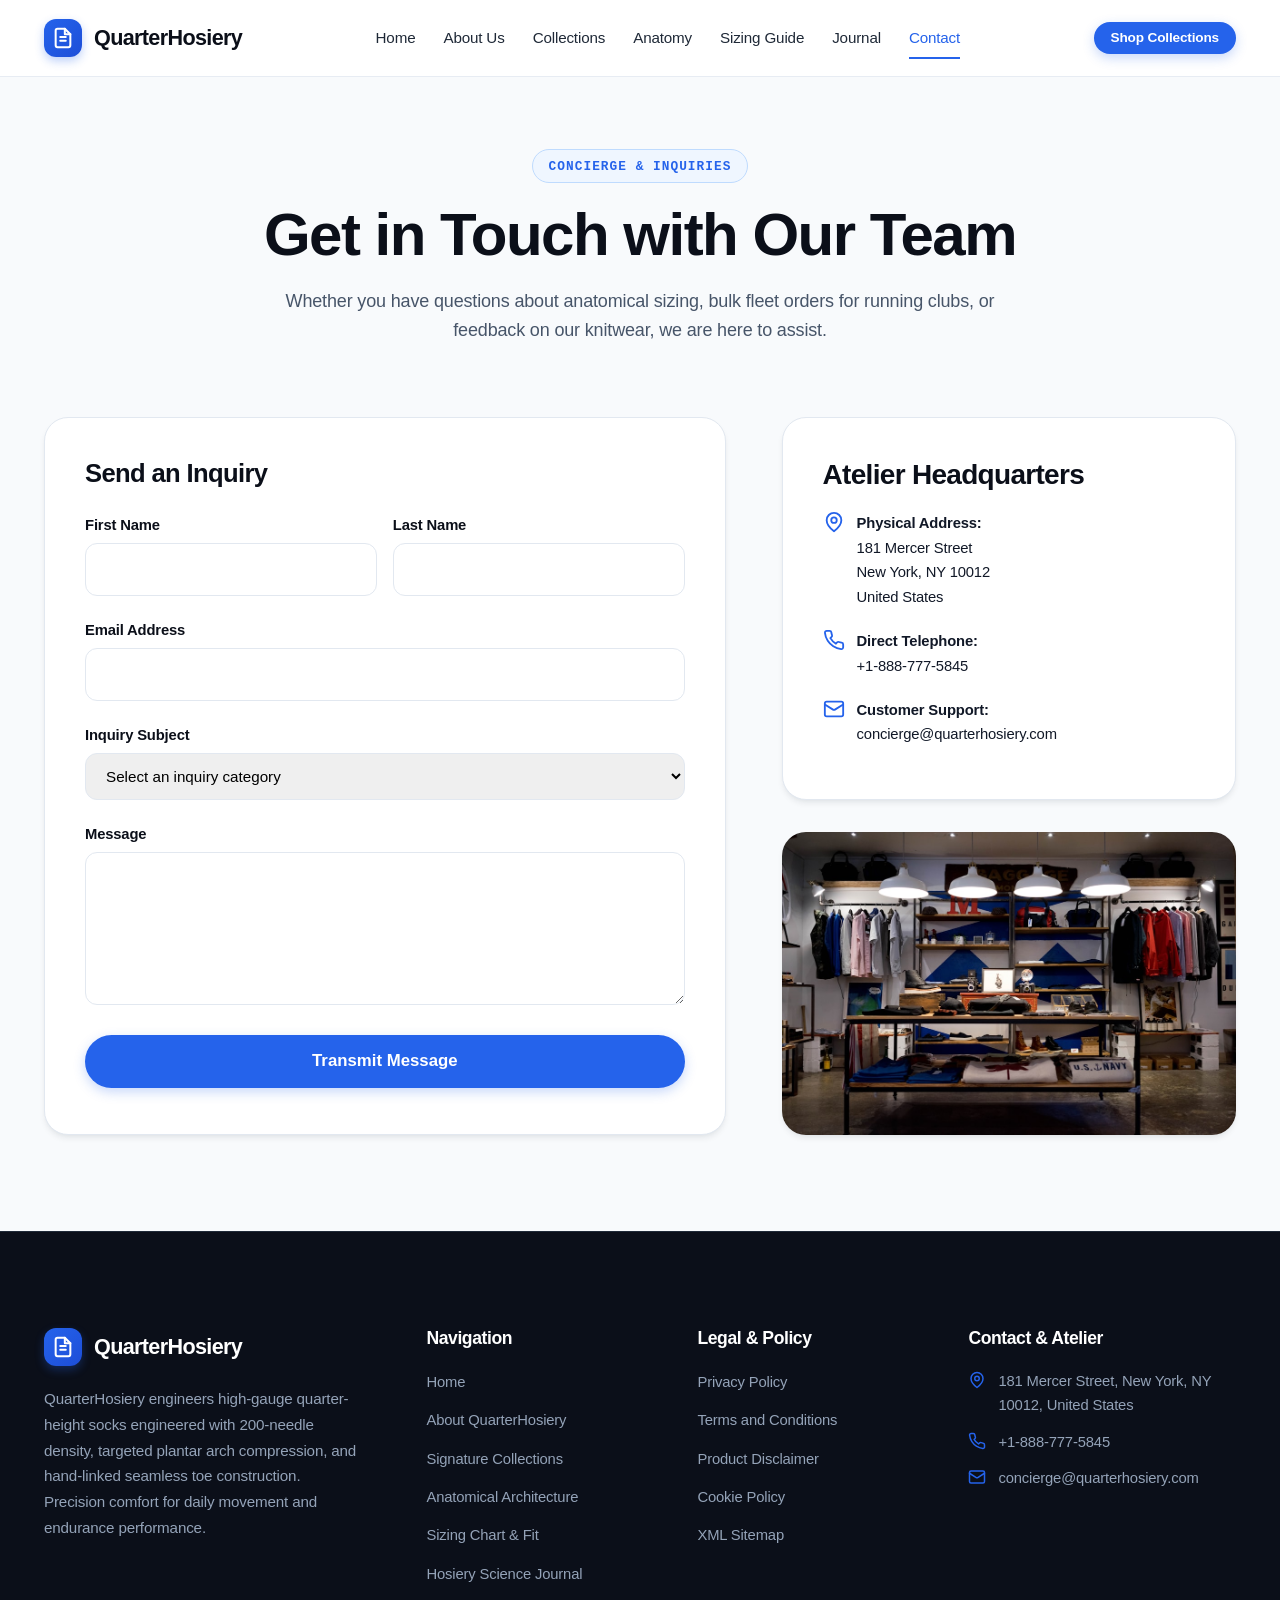
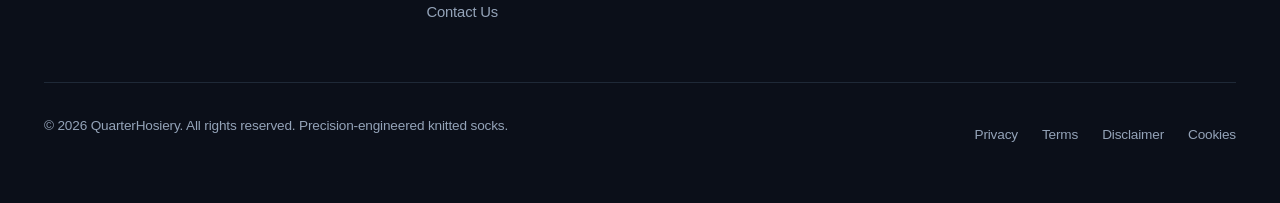
<file: contact.html>
<!DOCTYPE html>
<html lang="en">
<head>
  <meta charset="UTF-8">
  <meta name="viewport" content="width=device-width, initial-scale=1.0">
  <title>Contact QuarterHosiery | Atelier Concierge & Support</title>
  <meta name="description" content="Connect with the QuarterHosiery team at 181 Mercer Street New York. Customer concierge, sizing assistance, retail partnerships, and feedback.">
  <link rel="canonical" href="https://quarterhosiery.com/contact.html">
  <link rel="stylesheet" href="assets/css/style.css">
  <link rel="icon" href="favicon.ico">
  <!-- Google tag (gtag.js) -->
<script async src="https://www.googletagmanager.com/gtag/js?id=G-0LY0HY7L01"></script>
<script>
  window.dataLayer = window.dataLayer || [];
  function gtag(){dataLayer.push(arguments);}
  gtag('js', new Date());
  gtag('config', 'G-0LY0HY7L01');
</script>
</head>
<body>

<header class="site-header">
  <div class="reading-progress-bar"></div>
  <div class="container header-inner">
    <a href="index.php" class="site-logo">
      <div class="logo-symbol">
        <svg width="22" height="22" viewBox="0 0 24 24" fill="none" stroke="currentColor" stroke-width="2.2" stroke-linecap="round" stroke-linejoin="round"><path d="M14 2H6a2 2 0 0 0-2 2v16a2 2 0 0 0 2 2h12a2 2 0 0 0 2-2V8z"/><polyline points="14 2 14 8 20 8"/><path d="M9 15h6"/><path d="M9 11h6"/></svg>
      </div>
      <span>QuarterHosiery</span>
    </a>
    <nav class="site-nav">
      <a href="index.php" class="nav-link ">Home</a>
      <a href="about.html" class="nav-link ">About Us</a>
      <a href="index.php#collections" class="nav-link">Collections</a>
      <a href="index.php#anatomy" class="nav-link">Anatomy</a>
      <a href="index.php#sizing" class="nav-link">Sizing Guide</a>
      <a href="blog.html" class="nav-link ">Journal</a>
      <a href="contact.html" class="nav-link active">Contact</a>
    </nav>
    <div class="header-actions">
      <a href="index.php#collections" class="btn btn-primary btn-sm">Shop Collections</a>
      <button class="mobile-toggle" aria-label="Toggle Menu">
        <svg width="24" height="24" viewBox="0 0 24 24" fill="none" stroke="currentColor" stroke-width="2" stroke-linecap="round" stroke-linejoin="round"><line x1="3" y1="12" x2="21" y2="12"/><line x1="3" y1="6" x2="21" y2="6"/><line x1="3" y1="18" x2="21" y2="18"/></svg>
      </button>
    </div>
  </div>
</header>

<div class="drawer-backdrop"></div>
<div class="mobile-drawer">
  <div>
    <div class="mobile-drawer-header">
      <div class="site-logo">
        <div class="logo-symbol">
          <svg width="20" height="20" viewBox="0 0 24 24" fill="none" stroke="currentColor" stroke-width="2.2" stroke-linecap="round" stroke-linejoin="round"><path d="M14 2H6a2 2 0 0 0-2 2v16a2 2 0 0 0 2 2h12a2 2 0 0 0 2-2V8z"/></svg>
        </div>
        <span>QuarterHosiery</span>
      </div>
      <button class="mobile-drawer-close" style="background:none;border:none;cursor:pointer;padding:0.5rem;" aria-label="Close Menu">
        <svg width="24" height="24" viewBox="0 0 24 24" fill="none" stroke="currentColor" stroke-width="2" stroke-linecap="round" stroke-linejoin="round"><line x1="18" y1="6" x2="6" y2="18"/><line x1="6" y1="6" x2="18" y2="18"/></svg>
      </button>
    </div>
    <div class="mobile-nav-links">
      <a href="index.php" class="nav-link ">Home</a>
      <a href="about.html" class="nav-link ">About Us</a>
      <a href="index.php#collections" class="nav-link">Collections</a>
      <a href="index.php#anatomy" class="nav-link">Anatomy & Specs</a>
      <a href="index.php#sizing" class="nav-link">Sizing Guide</a>
      <a href="blog.html" class="nav-link ">Journal</a>
      <a href="contact.html" class="nav-link active">Contact</a>
      <hr style="border:none;border-top:1px solid #e2e8f0;margin:1rem 0;">
      <a href="privacy-policy.html" class="nav-link" style="font-size:0.9rem;color:#64748b;">Privacy Policy</a>
      <a href="terms-and-conditions.html" class="nav-link" style="font-size:0.9rem;color:#64748b;">Terms of Service</a>
      <a href="disclaimer.html" class="nav-link" style="font-size:0.9rem;color:#64748b;">Disclaimer</a>
      <a href="cookie-policy.html" class="nav-link" style="font-size:0.9rem;color:#64748b;">Cookie Policy</a>
    </div>
  </div>
  <div style="padding-top:2rem;">
    <a href="index.php#collections" class="btn btn-primary" style="width:100%;">Explore Quarter Socks</a>
  </div>
</div>

<main>
  <section class="section" style="padding-top:var(--space-3xl);">
    <div class="container">
      <div class="section-header">
        <div class="section-kicker">Concierge & Inquiries</div>
        <h1 class="section-title">Get in Touch with Our Team</h1>
        <p class="section-subtitle">Whether you have questions about anatomical sizing, bulk fleet orders for running clubs, or feedback on our knitwear, we are here to assist.</p>
      </div>

      <div class="contact-grid">
        <div class="contact-card">
          <h2 style="font-size:1.6rem;margin-bottom:1.5rem;">Send an Inquiry</h2>
          <form id="contactForm">
            <div style="display:grid;grid-template-columns:1fr 1fr;gap:1rem;">
              <div class="form-group">
                <label for="firstName">First Name</label>
                <input type="text" id="firstName" class="form-control" required>
              </div>
              <div class="form-group">
                <label for="lastName">Last Name</label>
                <input type="text" id="lastName" class="form-control" required>
              </div>
            </div>
            <div class="form-group">
              <label for="email">Email Address</label>
              <input type="email" id="email" class="form-control" required>
            </div>
            <div class="form-group">
              <label for="inquiryType">Inquiry Subject</label>
              <select id="inquiryType" class="form-control" required>
                <option value="" disabled selected>Select an inquiry category</option>
                <option value="sizing">Sock Sizing & Fit Calibration</option>
                <option value="orders">Online Order & Shipping Inquiries</option>
                <option value="club">Running Club & Fleet Bulk Programs</option>
                <option value="retail">Wholesale & Retail Stockist Opportunities</option>
                <option value="press">Editorial & Media Communications</option>
              </select>
            </div>
            <div class="form-group">
              <label for="message">Message</label>
              <textarea id="message" rows="5" class="form-control" required></textarea>
            </div>
            <button type="submit" class="btn btn-primary btn-lg" style="width:100%;">Transmit Message</button>
          </form>
        </div>

        <div>
          <div class="contact-card" style="margin-bottom:2rem;">
            <h3 style="margin-bottom:1.25rem;">Atelier Headquarters</h3>
            <div class="footer-contact-item" style="margin-bottom:1.25rem;">
              <svg width="22" height="22" viewBox="0 0 24 24" fill="none" stroke="currentColor" stroke-width="2" style="flex-shrink:0;color:var(--color-cobalt);"><path d="M20 10c0 6-8 12-8 12s-8-6-8-12a8 8 0 0 1 16 0Z"/><circle cx="12" cy="10" r="3"/></svg>
              <div>
                <strong>Physical Address:</strong><br>
                181 Mercer Street<br>
                New York, NY 10012<br>
                United States
              </div>
            </div>
            <div class="footer-contact-item" style="margin-bottom:1.25rem;">
              <svg width="22" height="22" viewBox="0 0 24 24" fill="none" stroke="currentColor" stroke-width="2" style="flex-shrink:0;color:var(--color-cobalt);"><path d="M22 16.92v3a2 2 0 0 1-2.18 2 19.79 19.79 0 0 1-8.63-3.07 19.5 19.5 0 0 1-6-6 19.79 19.79 0 0 1-3.07-8.67A2 2 0 0 1 4.11 2h3a2 2 0 0 1 2 1.72 12.84 12.84 0 0 0 .7 2.81 2 2 0 0 1-.45 2.11L8.09 9.91a16 16 0 0 0 6 6l1.27-1.27a2 2 0 0 1 2.11-.45 12.84 12.84 0 0 0 2.81.7A2 2 0 0 1 22 16.92z"/></svg>
              <div>
                <strong>Direct Telephone:</strong><br>
                +1-888-777-5845
              </div>
            </div>
            <div class="footer-contact-item">
              <svg width="22" height="22" viewBox="0 0 24 24" fill="none" stroke="currentColor" stroke-width="2" style="flex-shrink:0;color:var(--color-cobalt);"><rect width="20" height="16" x="2" y="4" rx="2"/><path d="m22 7-8.97 5.7a1.94 1.94 0 0 1-2.06 0L2 7"/></svg>
              <div>
                <strong>Customer Support:</strong><br>
                concierge@quarterhosiery.com
              </div>
            </div>
          </div>

          <div style="border-radius:var(--radius-xl);overflow:hidden;box-shadow:var(--shadow-md);">
            <img src="assets/images/mercer_street_flagship_store.jpg" alt="181 Mercer Street New York Retail Atelier" loading="lazy">
          </div>
        </div>
      </div>
    </div>
  </section>
</main>

<footer class="site-footer">
  <div class="container">
    <div class="footer-grid">
      <div class="footer-brand">
        <a href="index.php" class="site-logo">
          <div class="logo-symbol">
            <svg width="22" height="22" viewBox="0 0 24 24" fill="none" stroke="currentColor" stroke-width="2.2" stroke-linecap="round" stroke-linejoin="round"><path d="M14 2H6a2 2 0 0 0-2 2v16a2 2 0 0 0 2 2h12a2 2 0 0 0 2-2V8z"/><polyline points="14 2 14 8 20 8"/><path d="M9 15h6"/><path d="M9 11h6"/></svg>
          </div>
          <span>QuarterHosiery</span>
        </a>
        <p>QuarterHosiery engineers high-gauge quarter-height socks engineered with 200-needle density, targeted plantar arch compression, and hand-linked seamless toe construction. Precision comfort for daily movement and endurance performance.</p>
      </div>
      <div class="footer-col">
        <h4>Navigation</h4>
        <ul class="footer-links">
          <li><a href="index.php">Home</a></li>
          <li><a href="about.html">About QuarterHosiery</a></li>
          <li><a href="index.php#collections">Signature Collections</a></li>
          <li><a href="index.php#anatomy">Anatomical Architecture</a></li>
          <li><a href="index.php#sizing">Sizing Chart & Fit</a></li>
          <li><a href="blog.html">Hosiery Science Journal</a></li>
          <li><a href="contact.html">Contact Us</a></li>
        </ul>
      </div>
      <div class="footer-col">
        <h4>Legal & Policy</h4>
        <ul class="footer-links">
          <li><a href="privacy-policy.html">Privacy Policy</a></li>
          <li><a href="terms-and-conditions.html">Terms and Conditions</a></li>
          <li><a href="disclaimer.html">Product Disclaimer</a></li>
          <li><a href="cookie-policy.html">Cookie Policy</a></li>
          <li><a href="sitemap.xml">XML Sitemap</a></li>
        </ul>
      </div>
      <div class="footer-col">
        <h4>Contact & Atelier</h4>
        <div class="footer-contact-item">
          <svg width="18" height="18" viewBox="0 0 24 24" fill="none" stroke="currentColor" stroke-width="2" stroke-linecap="round" stroke-linejoin="round" style="flex-shrink:0;margin-top:2px;color:var(--color-cobalt);"><path d="M20 10c0 6-8 12-8 12s-8-6-8-12a8 8 0 0 1 16 0Z"/><circle cx="12" cy="10" r="3"/></svg>
          <span>181 Mercer Street, New York, NY 10012, United States</span>
        </div>
        <div class="footer-contact-item">
          <svg width="18" height="18" viewBox="0 0 24 24" fill="none" stroke="currentColor" stroke-width="2" stroke-linecap="round" stroke-linejoin="round" style="flex-shrink:0;margin-top:2px;color:var(--color-cobalt);"><path d="M22 16.92v3a2 2 0 0 1-2.18 2 19.79 19.79 0 0 1-8.63-3.07 19.5 19.5 0 0 1-6-6 19.79 19.79 0 0 1-3.07-8.67A2 2 0 0 1 4.11 2h3a2 2 0 0 1 2 1.72 12.84 12.84 0 0 0 .7 2.81 2 2 0 0 1-.45 2.11L8.09 9.91a16 16 0 0 0 6 6l1.27-1.27a2 2 0 0 1 2.11-.45 12.84 12.84 0 0 0 2.81.7A2 2 0 0 1 22 16.92z"/></svg>
          <span>+1-888-777-5845</span>
        </div>
        <div class="footer-contact-item">
          <svg width="18" height="18" viewBox="0 0 24 24" fill="none" stroke="currentColor" stroke-width="2" stroke-linecap="round" stroke-linejoin="round" style="flex-shrink:0;margin-top:2px;color:var(--color-cobalt);"><rect width="20" height="16" x="2" y="4" rx="2"/><path d="m22 7-8.97 5.7a1.94 1.94 0 0 1-2.06 0L2 7"/></svg>
          <span>concierge@quarterhosiery.com</span>
        </div>
      </div>
    </div>
    <div class="footer-bottom">
      <p>&copy; 2026 QuarterHosiery. All rights reserved. Precision-engineered knitted socks.</p>
      <div class="footer-policy-inline">
        <a href="privacy-policy.html">Privacy</a>
        <a href="terms-and-conditions.html">Terms</a>
        <a href="disclaimer.html">Disclaimer</a>
        <a href="cookie-policy.html">Cookies</a>
      </div>
    </div>
  </div>
</footer>
<script src="assets/js/main.js"></script>

</body>
</html>
</file>
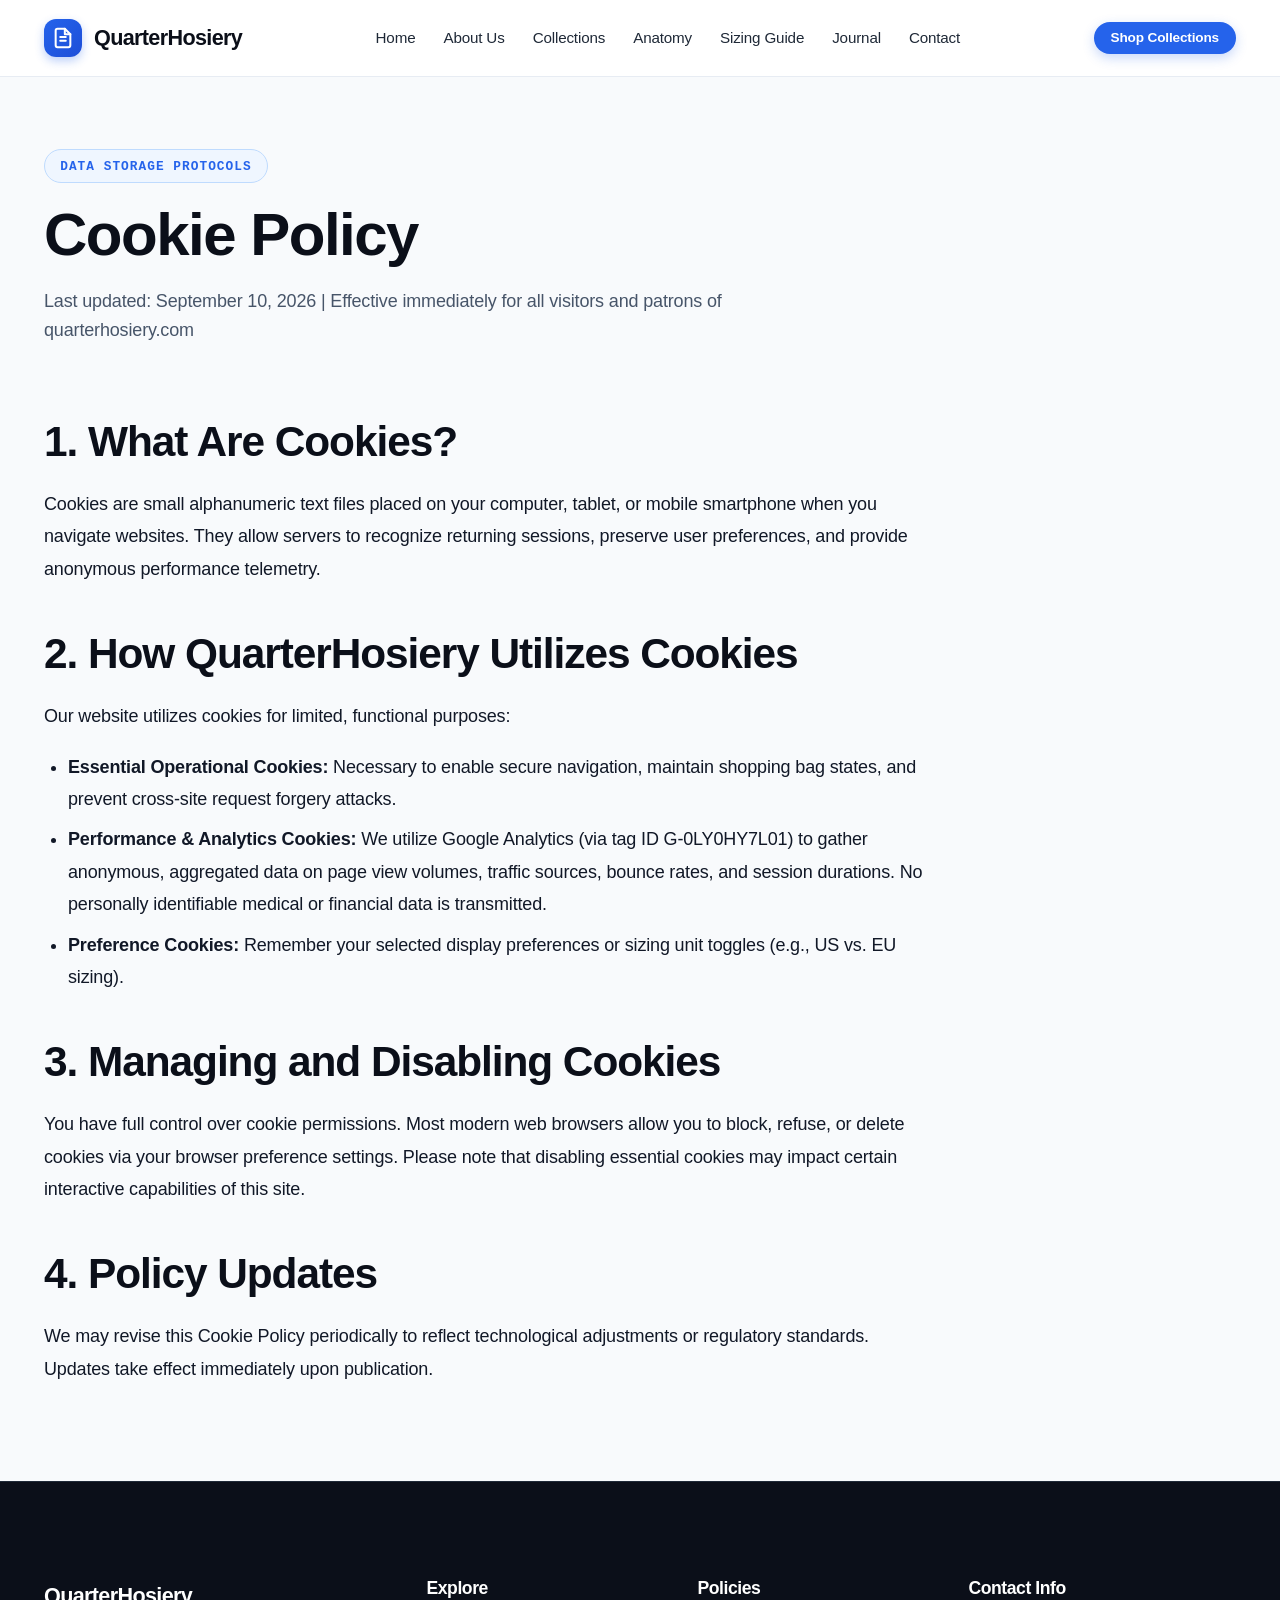
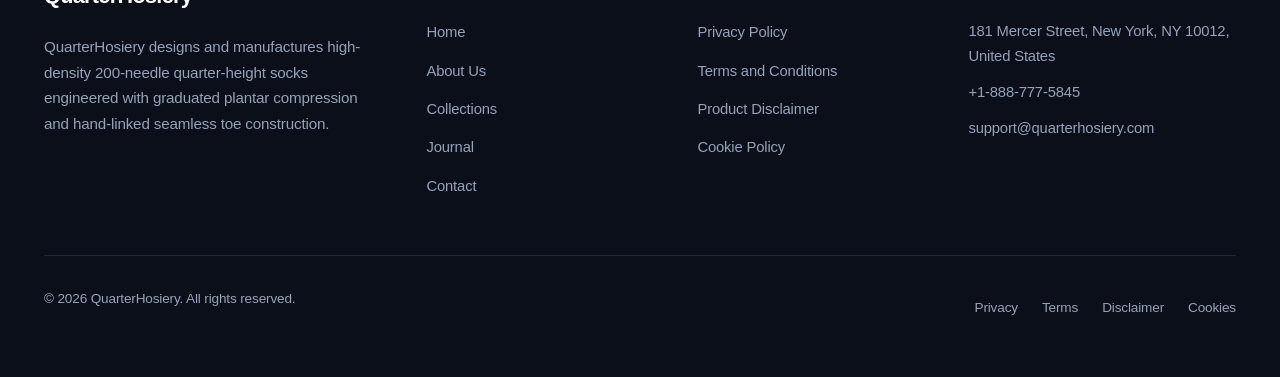
<file: cookie-policy.html>
<!DOCTYPE html>
<html lang="en">
<head>
  <meta charset="UTF-8">
  <meta name="viewport" content="width=device-width, initial-scale=1.0">
  <title>Cookie Policy | QuarterHosiery Legal Standards</title>
  <meta name="description" content="Cookie Policy for QuarterHosiery. Learn how we handle customer data, order conditions, and transparent knitwear manufacturing.">
  <link rel="stylesheet" href="assets/css/style.css">
  <link rel="icon" href="favicon.ico">
  <!-- Google tag (gtag.js) -->
<script async src="https://www.googletagmanager.com/gtag/js?id=G-0LY0HY7L01"></script>
<script>
  window.dataLayer = window.dataLayer || [];
  function gtag(){dataLayer.push(arguments);}
  gtag('js', new Date());
  gtag('config', 'G-0LY0HY7L01');
</script>
</head>
<body>
<header class="site-header">
  <div class="reading-progress-bar"></div>
  <div class="container header-inner">
    <a href="index.php" class="site-logo">
      <div class="logo-symbol">
        <svg width="22" height="22" viewBox="0 0 24 24" fill="none" stroke="currentColor" stroke-width="2.2" stroke-linecap="round" stroke-linejoin="round"><path d="M14 2H6a2 2 0 0 0-2 2v16a2 2 0 0 0 2 2h12a2 2 0 0 0 2-2V8z"/><polyline points="14 2 14 8 20 8"/><path d="M9 15h6"/><path d="M9 11h6"/></svg>
      </div>
      <span>QuarterHosiery</span>
    </a>
    <nav class="site-nav">
      <a href="index.php" class="nav-link">Home</a>
      <a href="about.html" class="nav-link">About Us</a>
      <a href="index.php#collections" class="nav-link">Collections</a>
      <a href="index.php#anatomy" class="nav-link">Anatomy</a>
      <a href="index.php#sizing" class="nav-link">Sizing Guide</a>
      <a href="blog.html" class="nav-link">Journal</a>
      <a href="contact.html" class="nav-link">Contact</a>
    </nav>
    <div class="header-actions">
      <a href="index.php#collections" class="btn btn-primary btn-sm">Shop Collections</a>
      <button class="mobile-toggle" aria-label="Toggle Menu">
        <svg width="24" height="24" viewBox="0 0 24 24" fill="none" stroke="currentColor" stroke-width="2" stroke-linecap="round" stroke-linejoin="round"><line x1="3" y1="12" x2="21" y2="12"/><line x1="3" y1="6" x2="21" y2="6"/><line x1="3" y1="18" x2="21" y2="18"/></svg>
      </button>
    </div>
  </div>
</header>
<div class="drawer-backdrop"></div>
<div class="mobile-drawer">
  <div>
    <div class="mobile-drawer-header">
      <div class="site-logo"><span>QuarterHosiery</span></div>
      <button class="mobile-drawer-close" style="background:none;border:none;cursor:pointer;padding:0.5rem;" aria-label="Close Menu">
        <svg width="24" height="24" viewBox="0 0 24 24" fill="none" stroke="currentColor" stroke-width="2"><line x1="18" y1="6" x2="6" y2="18"/><line x1="6" y1="6" x2="18" y2="18"/></svg>
      </button>
    </div>
    <div class="mobile-nav-links">
      <a href="index.php" class="nav-link">Home</a>
      <a href="about.html" class="nav-link">About Us</a>
      <a href="index.php#collections" class="nav-link">Collections</a>
      <a href="index.php#anatomy" class="nav-link">Anatomy</a>
      <a href="blog.html" class="nav-link">Journal</a>
      <a href="contact.html" class="nav-link">Contact</a>
      <hr style="border:none;border-top:1px solid #e2e8f0;margin:1rem 0;">
      <a href="privacy-policy.html" class="nav-link">Privacy Policy</a>
      <a href="terms-and-conditions.html" class="nav-link">Terms of Service</a>
      <a href="disclaimer.html" class="nav-link">Disclaimer</a>
      <a href="cookie-policy.html" class="nav-link">Cookie Policy</a>
    </div>
  </div>
</div>
<main>
  <section class="section" style="padding-top:var(--space-3xl);">
    <div class="container">
      <div class="section-header text-left">
        <div class="section-kicker">Data Storage Protocols</div>
        <h1 class="section-title">Cookie Policy</h1>
        <p class="section-subtitle">Last updated: September 10, 2026 | Effective immediately for all visitors and patrons of quarterhosiery.com</p>
      </div>
      <div class="article-content" style="max-width:880px;margin-left:0;">
        
<h2>1. What Are Cookies?</h2>
<p>Cookies are small alphanumeric text files placed on your computer, tablet, or mobile smartphone when you navigate websites. They allow servers to recognize returning sessions, preserve user preferences, and provide anonymous performance telemetry.</p>

<h2>2. How QuarterHosiery Utilizes Cookies</h2>
<p>Our website utilizes cookies for limited, functional purposes:</p>
<ul>
  <li><strong>Essential Operational Cookies:</strong> Necessary to enable secure navigation, maintain shopping bag states, and prevent cross-site request forgery attacks.</li>
  <li><strong>Performance & Analytics Cookies:</strong> We utilize Google Analytics (via tag ID G-0LY0HY7L01) to gather anonymous, aggregated data on page view volumes, traffic sources, bounce rates, and session durations. No personally identifiable medical or financial data is transmitted.</li>
  <li><strong>Preference Cookies:</strong> Remember your selected display preferences or sizing unit toggles (e.g., US vs. EU sizing).</li>
</ul>

<h2>3. Managing and Disabling Cookies</h2>
<p>You have full control over cookie permissions. Most modern web browsers allow you to block, refuse, or delete cookies via your browser preference settings. Please note that disabling essential cookies may impact certain interactive capabilities of this site.</p>

<h2>4. Policy Updates</h2>
<p>We may revise this Cookie Policy periodically to reflect technological adjustments or regulatory standards. Updates take effect immediately upon publication.</p>

      </div>
    </div>
  </section>
</main>
<footer class="site-footer">
  <div class="container">
    <div class="footer-grid">
      <div class="footer-brand">
        <a href="index.php" class="site-logo"><span>QuarterHosiery</span></a>
        <p>QuarterHosiery designs and manufactures high-density 200-needle quarter-height socks engineered with graduated plantar compression and hand-linked seamless toe construction.</p>
      </div>
      <div class="footer-col">
        <h4>Explore</h4>
        <ul class="footer-links">
          <li><a href="index.php">Home</a></li>
          <li><a href="about.html">About Us</a></li>
          <li><a href="index.php#collections">Collections</a></li>
          <li><a href="blog.html">Journal</a></li>
          <li><a href="contact.html">Contact</a></li>
        </ul>
      </div>
      <div class="footer-col">
        <h4>Policies</h4>
        <ul class="footer-links">
          <li><a href="privacy-policy.html">Privacy Policy</a></li>
          <li><a href="terms-and-conditions.html">Terms and Conditions</a></li>
          <li><a href="disclaimer.html">Product Disclaimer</a></li>
          <li><a href="cookie-policy.html">Cookie Policy</a></li>
        </ul>
      </div>
      <div class="footer-col">
        <h4>Contact Info</h4>
        <div class="footer-contact-item"><span>181 Mercer Street, New York, NY 10012, United States</span></div>
        <div class="footer-contact-item"><span>+1-888-777-5845</span></div>
        <div class="footer-contact-item"><span>support@quarterhosiery.com</span></div>
      </div>
    </div>
    <div class="footer-bottom">
      <p>&copy; 2026 QuarterHosiery. All rights reserved.</p>
      <div class="footer-policy-inline">
        <a href="privacy-policy.html">Privacy</a>
        <a href="terms-and-conditions.html">Terms</a>
        <a href="disclaimer.html">Disclaimer</a>
        <a href="cookie-policy.html">Cookies</a>
      </div>
    </div>
  </div>
</footer>
<script src="assets/js/main.js"></script>
</body>
</html>
</file>
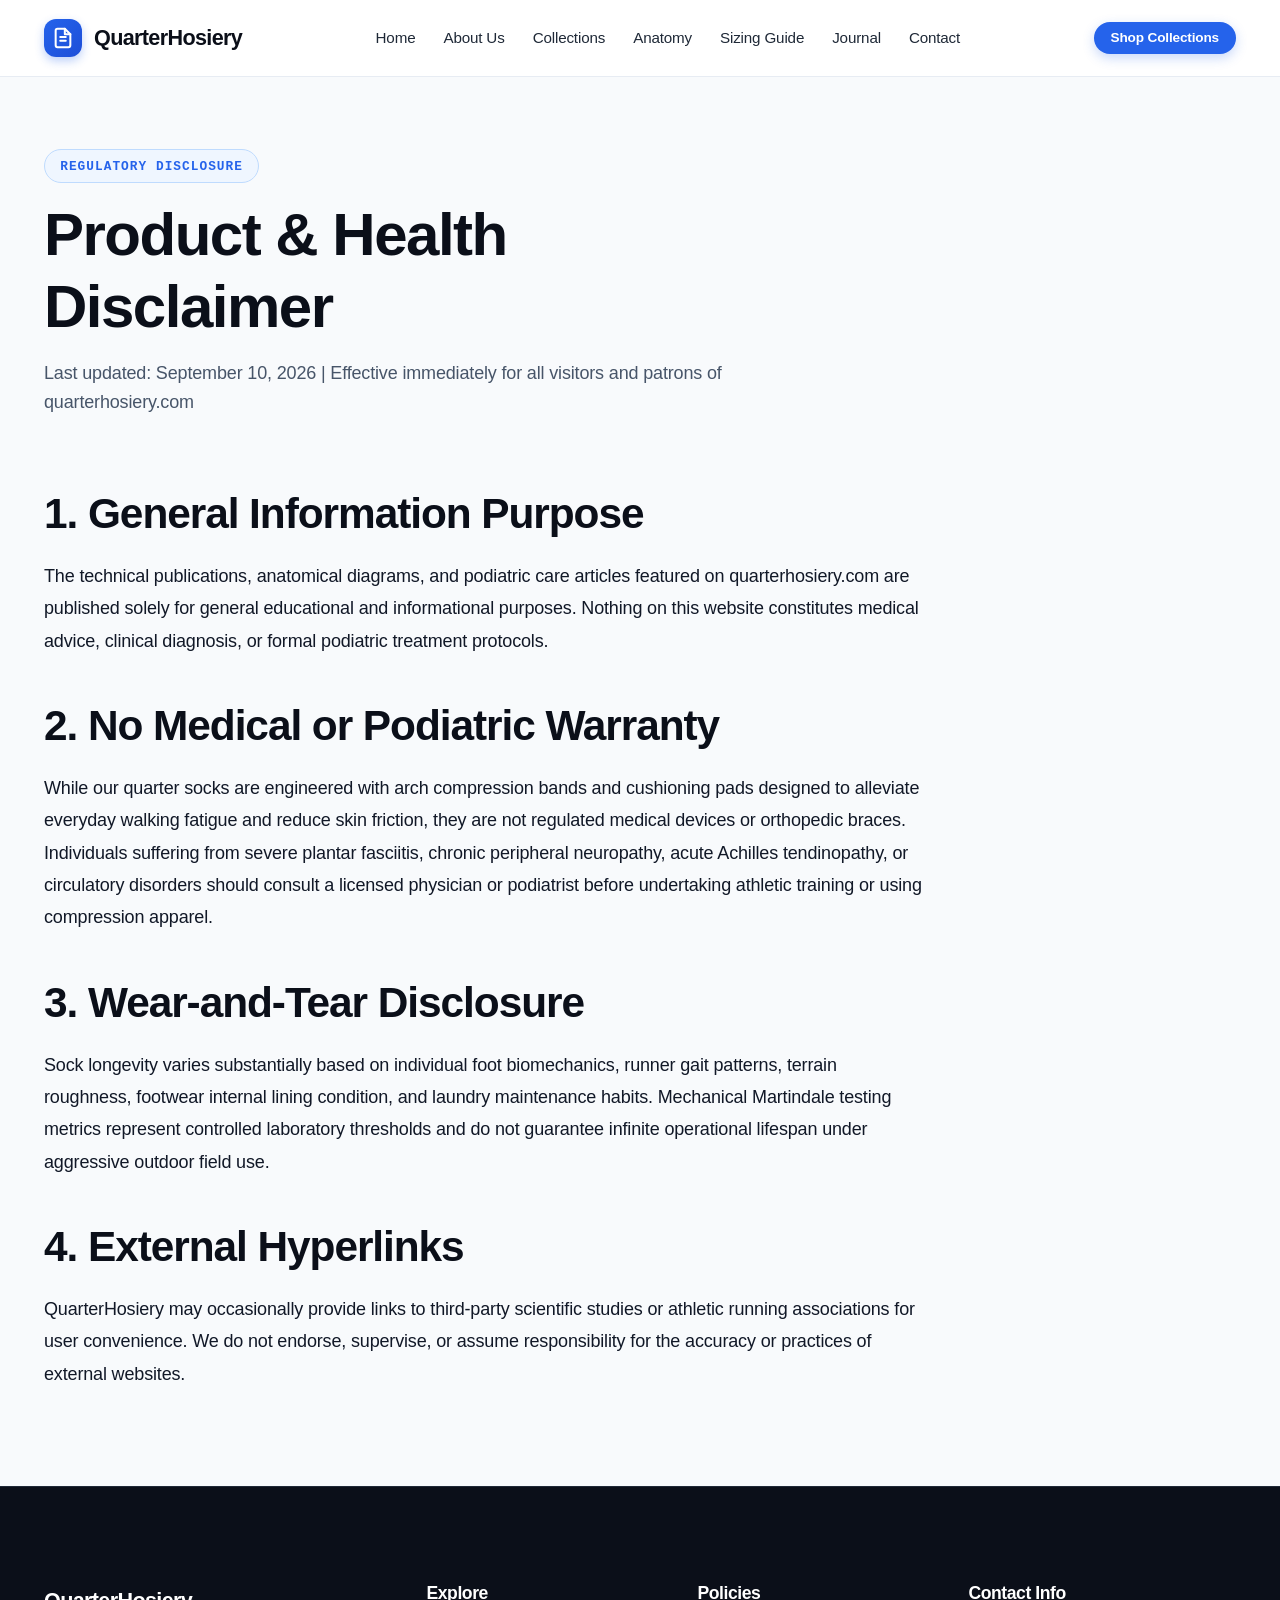
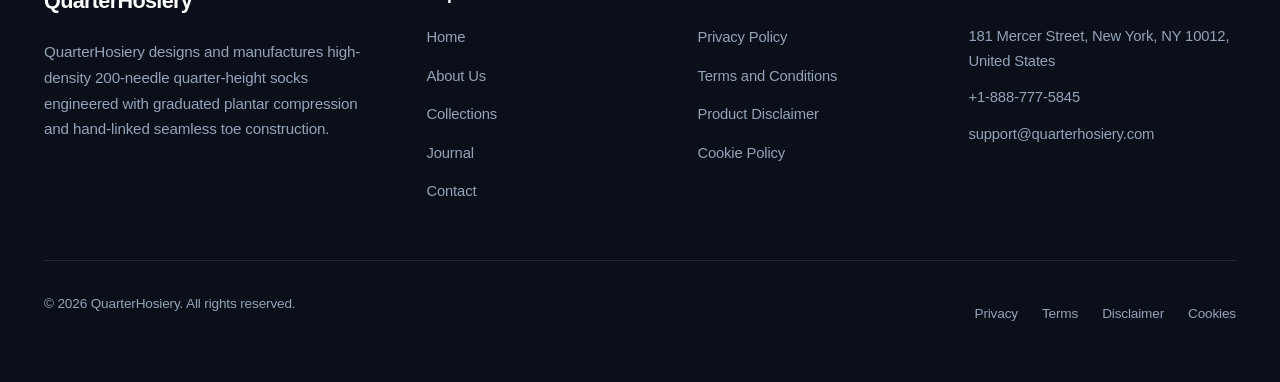
<file: disclaimer.html>
<!DOCTYPE html>
<html lang="en">
<head>
  <meta charset="UTF-8">
  <meta name="viewport" content="width=device-width, initial-scale=1.0">
  <title>Product & Health Disclaimer | QuarterHosiery Legal Standards</title>
  <meta name="description" content="Product & Health Disclaimer for QuarterHosiery. Learn how we handle customer data, order conditions, and transparent knitwear manufacturing.">
  <link rel="stylesheet" href="assets/css/style.css">
  <link rel="icon" href="favicon.ico">
  <!-- Google tag (gtag.js) -->
<script async src="https://www.googletagmanager.com/gtag/js?id=G-0LY0HY7L01"></script>
<script>
  window.dataLayer = window.dataLayer || [];
  function gtag(){dataLayer.push(arguments);}
  gtag('js', new Date());
  gtag('config', 'G-0LY0HY7L01');
</script>
</head>
<body>
<header class="site-header">
  <div class="reading-progress-bar"></div>
  <div class="container header-inner">
    <a href="index.php" class="site-logo">
      <div class="logo-symbol">
        <svg width="22" height="22" viewBox="0 0 24 24" fill="none" stroke="currentColor" stroke-width="2.2" stroke-linecap="round" stroke-linejoin="round"><path d="M14 2H6a2 2 0 0 0-2 2v16a2 2 0 0 0 2 2h12a2 2 0 0 0 2-2V8z"/><polyline points="14 2 14 8 20 8"/><path d="M9 15h6"/><path d="M9 11h6"/></svg>
      </div>
      <span>QuarterHosiery</span>
    </a>
    <nav class="site-nav">
      <a href="index.php" class="nav-link">Home</a>
      <a href="about.html" class="nav-link">About Us</a>
      <a href="index.php#collections" class="nav-link">Collections</a>
      <a href="index.php#anatomy" class="nav-link">Anatomy</a>
      <a href="index.php#sizing" class="nav-link">Sizing Guide</a>
      <a href="blog.html" class="nav-link">Journal</a>
      <a href="contact.html" class="nav-link">Contact</a>
    </nav>
    <div class="header-actions">
      <a href="index.php#collections" class="btn btn-primary btn-sm">Shop Collections</a>
      <button class="mobile-toggle" aria-label="Toggle Menu">
        <svg width="24" height="24" viewBox="0 0 24 24" fill="none" stroke="currentColor" stroke-width="2" stroke-linecap="round" stroke-linejoin="round"><line x1="3" y1="12" x2="21" y2="12"/><line x1="3" y1="6" x2="21" y2="6"/><line x1="3" y1="18" x2="21" y2="18"/></svg>
      </button>
    </div>
  </div>
</header>
<div class="drawer-backdrop"></div>
<div class="mobile-drawer">
  <div>
    <div class="mobile-drawer-header">
      <div class="site-logo"><span>QuarterHosiery</span></div>
      <button class="mobile-drawer-close" style="background:none;border:none;cursor:pointer;padding:0.5rem;" aria-label="Close Menu">
        <svg width="24" height="24" viewBox="0 0 24 24" fill="none" stroke="currentColor" stroke-width="2"><line x1="18" y1="6" x2="6" y2="18"/><line x1="6" y1="6" x2="18" y2="18"/></svg>
      </button>
    </div>
    <div class="mobile-nav-links">
      <a href="index.php" class="nav-link">Home</a>
      <a href="about.html" class="nav-link">About Us</a>
      <a href="index.php#collections" class="nav-link">Collections</a>
      <a href="index.php#anatomy" class="nav-link">Anatomy</a>
      <a href="blog.html" class="nav-link">Journal</a>
      <a href="contact.html" class="nav-link">Contact</a>
      <hr style="border:none;border-top:1px solid #e2e8f0;margin:1rem 0;">
      <a href="privacy-policy.html" class="nav-link">Privacy Policy</a>
      <a href="terms-and-conditions.html" class="nav-link">Terms of Service</a>
      <a href="disclaimer.html" class="nav-link">Disclaimer</a>
      <a href="cookie-policy.html" class="nav-link">Cookie Policy</a>
    </div>
  </div>
</div>
<main>
  <section class="section" style="padding-top:var(--space-3xl);">
    <div class="container">
      <div class="section-header text-left">
        <div class="section-kicker">Regulatory Disclosure</div>
        <h1 class="section-title">Product & Health Disclaimer</h1>
        <p class="section-subtitle">Last updated: September 10, 2026 | Effective immediately for all visitors and patrons of quarterhosiery.com</p>
      </div>
      <div class="article-content" style="max-width:880px;margin-left:0;">
        
<h2>1. General Information Purpose</h2>
<p>The technical publications, anatomical diagrams, and podiatric care articles featured on quarterhosiery.com are published solely for general educational and informational purposes. Nothing on this website constitutes medical advice, clinical diagnosis, or formal podiatric treatment protocols.</p>

<h2>2. No Medical or Podiatric Warranty</h2>
<p>While our quarter socks are engineered with arch compression bands and cushioning pads designed to alleviate everyday walking fatigue and reduce skin friction, they are not regulated medical devices or orthopedic braces. Individuals suffering from severe plantar fasciitis, chronic peripheral neuropathy, acute Achilles tendinopathy, or circulatory disorders should consult a licensed physician or podiatrist before undertaking athletic training or using compression apparel.</p>

<h2>3. Wear-and-Tear Disclosure</h2>
<p>Sock longevity varies substantially based on individual foot biomechanics, runner gait patterns, terrain roughness, footwear internal lining condition, and laundry maintenance habits. Mechanical Martindale testing metrics represent controlled laboratory thresholds and do not guarantee infinite operational lifespan under aggressive outdoor field use.</p>

<h2>4. External Hyperlinks</h2>
<p>QuarterHosiery may occasionally provide links to third-party scientific studies or athletic running associations for user convenience. We do not endorse, supervise, or assume responsibility for the accuracy or practices of external websites.</p>

      </div>
    </div>
  </section>
</main>
<footer class="site-footer">
  <div class="container">
    <div class="footer-grid">
      <div class="footer-brand">
        <a href="index.php" class="site-logo"><span>QuarterHosiery</span></a>
        <p>QuarterHosiery designs and manufactures high-density 200-needle quarter-height socks engineered with graduated plantar compression and hand-linked seamless toe construction.</p>
      </div>
      <div class="footer-col">
        <h4>Explore</h4>
        <ul class="footer-links">
          <li><a href="index.php">Home</a></li>
          <li><a href="about.html">About Us</a></li>
          <li><a href="index.php#collections">Collections</a></li>
          <li><a href="blog.html">Journal</a></li>
          <li><a href="contact.html">Contact</a></li>
        </ul>
      </div>
      <div class="footer-col">
        <h4>Policies</h4>
        <ul class="footer-links">
          <li><a href="privacy-policy.html">Privacy Policy</a></li>
          <li><a href="terms-and-conditions.html">Terms and Conditions</a></li>
          <li><a href="disclaimer.html">Product Disclaimer</a></li>
          <li><a href="cookie-policy.html">Cookie Policy</a></li>
        </ul>
      </div>
      <div class="footer-col">
        <h4>Contact Info</h4>
        <div class="footer-contact-item"><span>181 Mercer Street, New York, NY 10012, United States</span></div>
        <div class="footer-contact-item"><span>+1-888-777-5845</span></div>
        <div class="footer-contact-item"><span>support@quarterhosiery.com</span></div>
      </div>
    </div>
    <div class="footer-bottom">
      <p>&copy; 2026 QuarterHosiery. All rights reserved.</p>
      <div class="footer-policy-inline">
        <a href="privacy-policy.html">Privacy</a>
        <a href="terms-and-conditions.html">Terms</a>
        <a href="disclaimer.html">Disclaimer</a>
        <a href="cookie-policy.html">Cookies</a>
      </div>
    </div>
  </div>
</footer>
<script src="assets/js/main.js"></script>
</body>
</html>
</file>
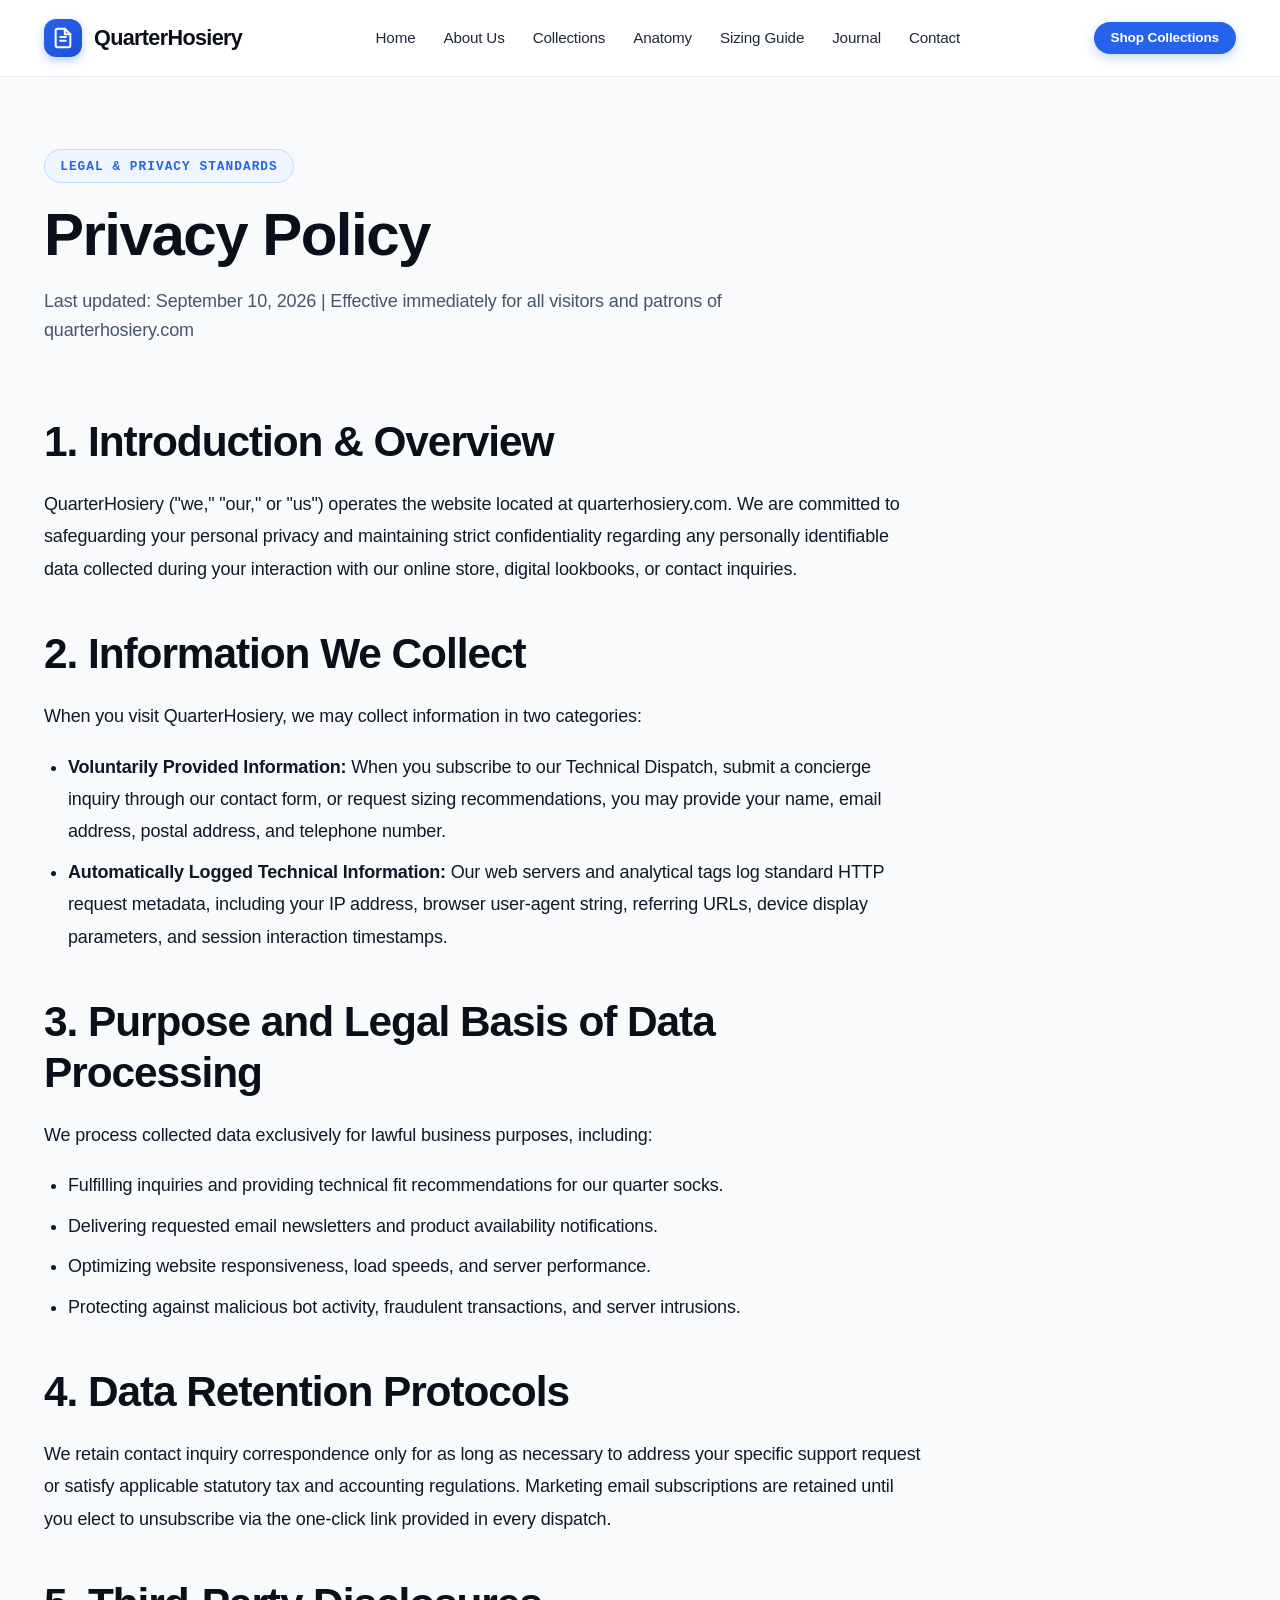
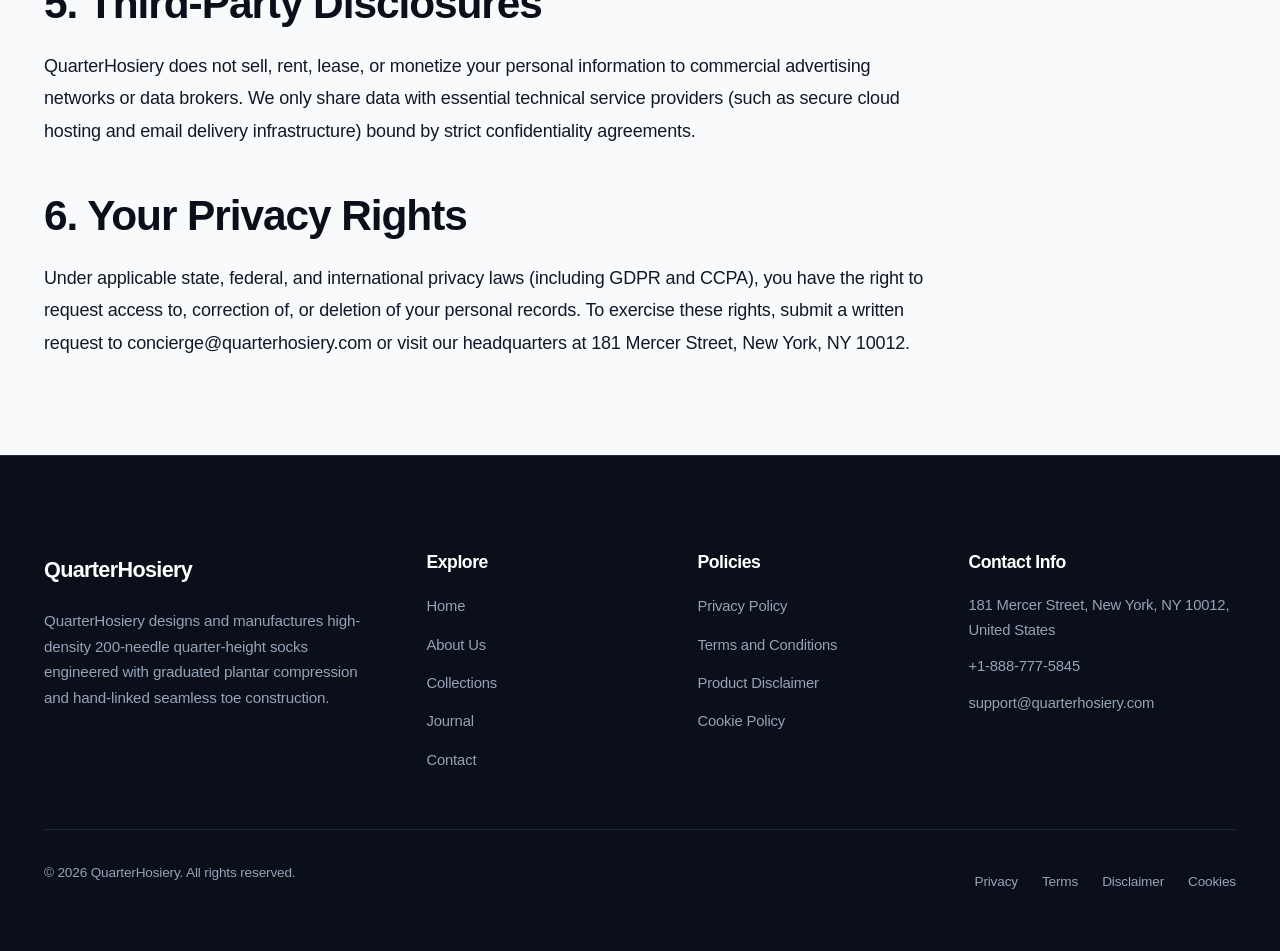
<file: privacy-policy.html>
<!DOCTYPE html>
<html lang="en">
<head>
  <meta charset="UTF-8">
  <meta name="viewport" content="width=device-width, initial-scale=1.0">
  <title>Privacy Policy | QuarterHosiery Legal Standards</title>
  <meta name="description" content="Privacy Policy for QuarterHosiery. Learn how we handle customer data, order conditions, and transparent knitwear manufacturing.">
  <link rel="stylesheet" href="assets/css/style.css">
  <link rel="icon" href="favicon.ico">
  <!-- Google tag (gtag.js) -->
<script async src="https://www.googletagmanager.com/gtag/js?id=G-0LY0HY7L01"></script>
<script>
  window.dataLayer = window.dataLayer || [];
  function gtag(){dataLayer.push(arguments);}
  gtag('js', new Date());
  gtag('config', 'G-0LY0HY7L01');
</script>
</head>
<body>
<header class="site-header">
  <div class="reading-progress-bar"></div>
  <div class="container header-inner">
    <a href="index.php" class="site-logo">
      <div class="logo-symbol">
        <svg width="22" height="22" viewBox="0 0 24 24" fill="none" stroke="currentColor" stroke-width="2.2" stroke-linecap="round" stroke-linejoin="round"><path d="M14 2H6a2 2 0 0 0-2 2v16a2 2 0 0 0 2 2h12a2 2 0 0 0 2-2V8z"/><polyline points="14 2 14 8 20 8"/><path d="M9 15h6"/><path d="M9 11h6"/></svg>
      </div>
      <span>QuarterHosiery</span>
    </a>
    <nav class="site-nav">
      <a href="index.php" class="nav-link">Home</a>
      <a href="about.html" class="nav-link">About Us</a>
      <a href="index.php#collections" class="nav-link">Collections</a>
      <a href="index.php#anatomy" class="nav-link">Anatomy</a>
      <a href="index.php#sizing" class="nav-link">Sizing Guide</a>
      <a href="blog.html" class="nav-link">Journal</a>
      <a href="contact.html" class="nav-link">Contact</a>
    </nav>
    <div class="header-actions">
      <a href="index.php#collections" class="btn btn-primary btn-sm">Shop Collections</a>
      <button class="mobile-toggle" aria-label="Toggle Menu">
        <svg width="24" height="24" viewBox="0 0 24 24" fill="none" stroke="currentColor" stroke-width="2" stroke-linecap="round" stroke-linejoin="round"><line x1="3" y1="12" x2="21" y2="12"/><line x1="3" y1="6" x2="21" y2="6"/><line x1="3" y1="18" x2="21" y2="18"/></svg>
      </button>
    </div>
  </div>
</header>
<div class="drawer-backdrop"></div>
<div class="mobile-drawer">
  <div>
    <div class="mobile-drawer-header">
      <div class="site-logo"><span>QuarterHosiery</span></div>
      <button class="mobile-drawer-close" style="background:none;border:none;cursor:pointer;padding:0.5rem;" aria-label="Close Menu">
        <svg width="24" height="24" viewBox="0 0 24 24" fill="none" stroke="currentColor" stroke-width="2"><line x1="18" y1="6" x2="6" y2="18"/><line x1="6" y1="6" x2="18" y2="18"/></svg>
      </button>
    </div>
    <div class="mobile-nav-links">
      <a href="index.php" class="nav-link">Home</a>
      <a href="about.html" class="nav-link">About Us</a>
      <a href="index.php#collections" class="nav-link">Collections</a>
      <a href="index.php#anatomy" class="nav-link">Anatomy</a>
      <a href="blog.html" class="nav-link">Journal</a>
      <a href="contact.html" class="nav-link">Contact</a>
      <hr style="border:none;border-top:1px solid #e2e8f0;margin:1rem 0;">
      <a href="privacy-policy.html" class="nav-link">Privacy Policy</a>
      <a href="terms-and-conditions.html" class="nav-link">Terms of Service</a>
      <a href="disclaimer.html" class="nav-link">Disclaimer</a>
      <a href="cookie-policy.html" class="nav-link">Cookie Policy</a>
    </div>
  </div>
</div>
<main>
  <section class="section" style="padding-top:var(--space-3xl);">
    <div class="container">
      <div class="section-header text-left">
        <div class="section-kicker">Legal & Privacy Standards</div>
        <h1 class="section-title">Privacy Policy</h1>
        <p class="section-subtitle">Last updated: September 10, 2026 | Effective immediately for all visitors and patrons of quarterhosiery.com</p>
      </div>
      <div class="article-content" style="max-width:880px;margin-left:0;">
        
<h2>1. Introduction & Overview</h2>
<p>QuarterHosiery ("we," "our," or "us") operates the website located at quarterhosiery.com. We are committed to safeguarding your personal privacy and maintaining strict confidentiality regarding any personally identifiable data collected during your interaction with our online store, digital lookbooks, or contact inquiries.</p>

<h2>2. Information We Collect</h2>
<p>When you visit QuarterHosiery, we may collect information in two categories:</p>
<ul>
  <li><strong>Voluntarily Provided Information:</strong> When you subscribe to our Technical Dispatch, submit a concierge inquiry through our contact form, or request sizing recommendations, you may provide your name, email address, postal address, and telephone number.</li>
  <li><strong>Automatically Logged Technical Information:</strong> Our web servers and analytical tags log standard HTTP request metadata, including your IP address, browser user-agent string, referring URLs, device display parameters, and session interaction timestamps.</li>
</ul>

<h2>3. Purpose and Legal Basis of Data Processing</h2>
<p>We process collected data exclusively for lawful business purposes, including:</p>
<ul>
  <li>Fulfilling inquiries and providing technical fit recommendations for our quarter socks.</li>
  <li>Delivering requested email newsletters and product availability notifications.</li>
  <li>Optimizing website responsiveness, load speeds, and server performance.</li>
  <li>Protecting against malicious bot activity, fraudulent transactions, and server intrusions.</li>
</ul>

<h2>4. Data Retention Protocols</h2>
<p>We retain contact inquiry correspondence only for as long as necessary to address your specific support request or satisfy applicable statutory tax and accounting regulations. Marketing email subscriptions are retained until you elect to unsubscribe via the one-click link provided in every dispatch.</p>

<h2>5. Third-Party Disclosures</h2>
<p>QuarterHosiery does not sell, rent, lease, or monetize your personal information to commercial advertising networks or data brokers. We only share data with essential technical service providers (such as secure cloud hosting and email delivery infrastructure) bound by strict confidentiality agreements.</p>

<h2>6. Your Privacy Rights</h2>
<p>Under applicable state, federal, and international privacy laws (including GDPR and CCPA), you have the right to request access to, correction of, or deletion of your personal records. To exercise these rights, submit a written request to concierge@quarterhosiery.com or visit our headquarters at 181 Mercer Street, New York, NY 10012.</p>

      </div>
    </div>
  </section>
</main>
<footer class="site-footer">
  <div class="container">
    <div class="footer-grid">
      <div class="footer-brand">
        <a href="index.php" class="site-logo"><span>QuarterHosiery</span></a>
        <p>QuarterHosiery designs and manufactures high-density 200-needle quarter-height socks engineered with graduated plantar compression and hand-linked seamless toe construction.</p>
      </div>
      <div class="footer-col">
        <h4>Explore</h4>
        <ul class="footer-links">
          <li><a href="index.php">Home</a></li>
          <li><a href="about.html">About Us</a></li>
          <li><a href="index.php#collections">Collections</a></li>
          <li><a href="blog.html">Journal</a></li>
          <li><a href="contact.html">Contact</a></li>
        </ul>
      </div>
      <div class="footer-col">
        <h4>Policies</h4>
        <ul class="footer-links">
          <li><a href="privacy-policy.html">Privacy Policy</a></li>
          <li><a href="terms-and-conditions.html">Terms and Conditions</a></li>
          <li><a href="disclaimer.html">Product Disclaimer</a></li>
          <li><a href="cookie-policy.html">Cookie Policy</a></li>
        </ul>
      </div>
      <div class="footer-col">
        <h4>Contact Info</h4>
        <div class="footer-contact-item"><span>181 Mercer Street, New York, NY 10012, United States</span></div>
        <div class="footer-contact-item"><span>+1-888-777-5845</span></div>
        <div class="footer-contact-item"><span>support@quarterhosiery.com</span></div>
      </div>
    </div>
    <div class="footer-bottom">
      <p>&copy; 2026 QuarterHosiery. All rights reserved.</p>
      <div class="footer-policy-inline">
        <a href="privacy-policy.html">Privacy</a>
        <a href="terms-and-conditions.html">Terms</a>
        <a href="disclaimer.html">Disclaimer</a>
        <a href="cookie-policy.html">Cookies</a>
      </div>
    </div>
  </div>
</footer>
<script src="assets/js/main.js"></script>
</body>
</html>
</file>
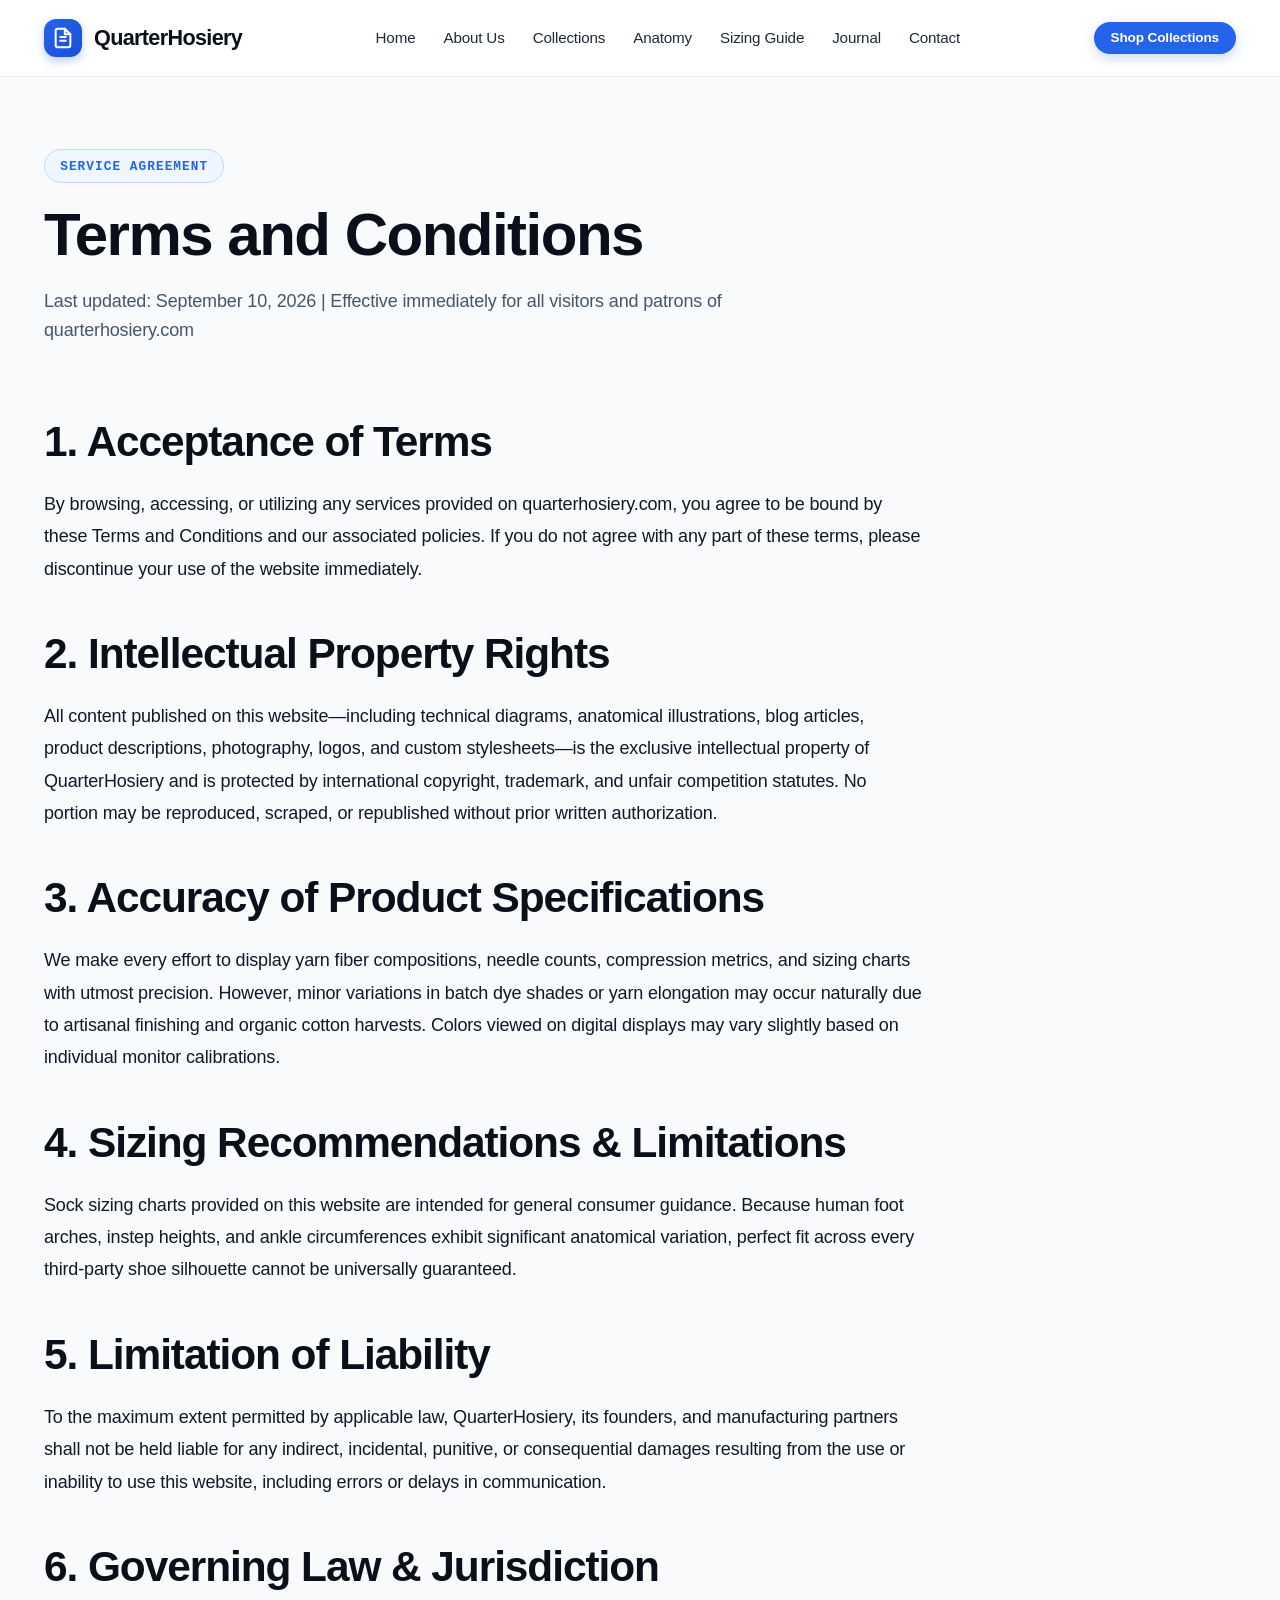
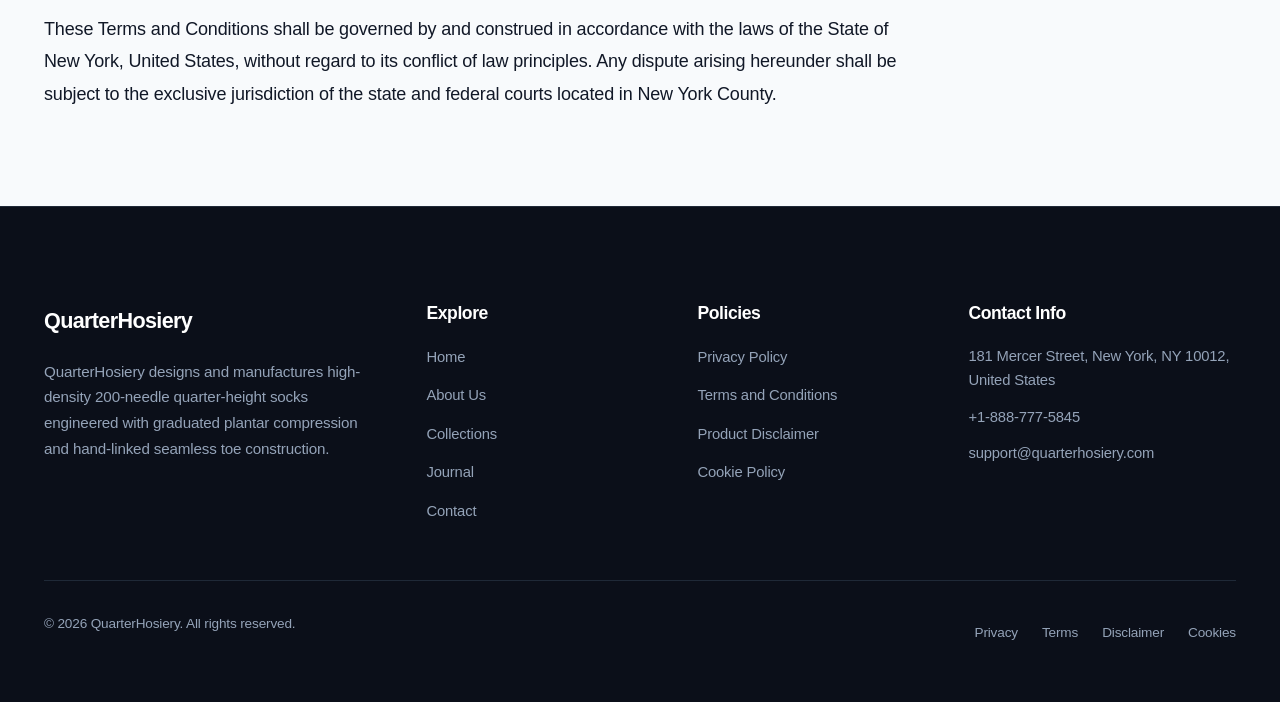
<file: terms-and-conditions.html>
<!DOCTYPE html>
<html lang="en">
<head>
  <meta charset="UTF-8">
  <meta name="viewport" content="width=device-width, initial-scale=1.0">
  <title>Terms and Conditions | QuarterHosiery Legal Standards</title>
  <meta name="description" content="Terms and Conditions for QuarterHosiery. Learn how we handle customer data, order conditions, and transparent knitwear manufacturing.">
  <link rel="stylesheet" href="assets/css/style.css">
  <link rel="icon" href="favicon.ico">
  <!-- Google tag (gtag.js) -->
<script async src="https://www.googletagmanager.com/gtag/js?id=G-0LY0HY7L01"></script>
<script>
  window.dataLayer = window.dataLayer || [];
  function gtag(){dataLayer.push(arguments);}
  gtag('js', new Date());
  gtag('config', 'G-0LY0HY7L01');
</script>
</head>
<body>
<header class="site-header">
  <div class="reading-progress-bar"></div>
  <div class="container header-inner">
    <a href="index.php" class="site-logo">
      <div class="logo-symbol">
        <svg width="22" height="22" viewBox="0 0 24 24" fill="none" stroke="currentColor" stroke-width="2.2" stroke-linecap="round" stroke-linejoin="round"><path d="M14 2H6a2 2 0 0 0-2 2v16a2 2 0 0 0 2 2h12a2 2 0 0 0 2-2V8z"/><polyline points="14 2 14 8 20 8"/><path d="M9 15h6"/><path d="M9 11h6"/></svg>
      </div>
      <span>QuarterHosiery</span>
    </a>
    <nav class="site-nav">
      <a href="index.php" class="nav-link">Home</a>
      <a href="about.html" class="nav-link">About Us</a>
      <a href="index.php#collections" class="nav-link">Collections</a>
      <a href="index.php#anatomy" class="nav-link">Anatomy</a>
      <a href="index.php#sizing" class="nav-link">Sizing Guide</a>
      <a href="blog.html" class="nav-link">Journal</a>
      <a href="contact.html" class="nav-link">Contact</a>
    </nav>
    <div class="header-actions">
      <a href="index.php#collections" class="btn btn-primary btn-sm">Shop Collections</a>
      <button class="mobile-toggle" aria-label="Toggle Menu">
        <svg width="24" height="24" viewBox="0 0 24 24" fill="none" stroke="currentColor" stroke-width="2" stroke-linecap="round" stroke-linejoin="round"><line x1="3" y1="12" x2="21" y2="12"/><line x1="3" y1="6" x2="21" y2="6"/><line x1="3" y1="18" x2="21" y2="18"/></svg>
      </button>
    </div>
  </div>
</header>
<div class="drawer-backdrop"></div>
<div class="mobile-drawer">
  <div>
    <div class="mobile-drawer-header">
      <div class="site-logo"><span>QuarterHosiery</span></div>
      <button class="mobile-drawer-close" style="background:none;border:none;cursor:pointer;padding:0.5rem;" aria-label="Close Menu">
        <svg width="24" height="24" viewBox="0 0 24 24" fill="none" stroke="currentColor" stroke-width="2"><line x1="18" y1="6" x2="6" y2="18"/><line x1="6" y1="6" x2="18" y2="18"/></svg>
      </button>
    </div>
    <div class="mobile-nav-links">
      <a href="index.php" class="nav-link">Home</a>
      <a href="about.html" class="nav-link">About Us</a>
      <a href="index.php#collections" class="nav-link">Collections</a>
      <a href="index.php#anatomy" class="nav-link">Anatomy</a>
      <a href="blog.html" class="nav-link">Journal</a>
      <a href="contact.html" class="nav-link">Contact</a>
      <hr style="border:none;border-top:1px solid #e2e8f0;margin:1rem 0;">
      <a href="privacy-policy.html" class="nav-link">Privacy Policy</a>
      <a href="terms-and-conditions.html" class="nav-link">Terms of Service</a>
      <a href="disclaimer.html" class="nav-link">Disclaimer</a>
      <a href="cookie-policy.html" class="nav-link">Cookie Policy</a>
    </div>
  </div>
</div>
<main>
  <section class="section" style="padding-top:var(--space-3xl);">
    <div class="container">
      <div class="section-header text-left">
        <div class="section-kicker">Service Agreement</div>
        <h1 class="section-title">Terms and Conditions</h1>
        <p class="section-subtitle">Last updated: September 10, 2026 | Effective immediately for all visitors and patrons of quarterhosiery.com</p>
      </div>
      <div class="article-content" style="max-width:880px;margin-left:0;">
        
<h2>1. Acceptance of Terms</h2>
<p>By browsing, accessing, or utilizing any services provided on quarterhosiery.com, you agree to be bound by these Terms and Conditions and our associated policies. If you do not agree with any part of these terms, please discontinue your use of the website immediately.</p>

<h2>2. Intellectual Property Rights</h2>
<p>All content published on this website—including technical diagrams, anatomical illustrations, blog articles, product descriptions, photography, logos, and custom stylesheets—is the exclusive intellectual property of QuarterHosiery and is protected by international copyright, trademark, and unfair competition statutes. No portion may be reproduced, scraped, or republished without prior written authorization.</p>

<h2>3. Accuracy of Product Specifications</h2>
<p>We make every effort to display yarn fiber compositions, needle counts, compression metrics, and sizing charts with utmost precision. However, minor variations in batch dye shades or yarn elongation may occur naturally due to artisanal finishing and organic cotton harvests. Colors viewed on digital displays may vary slightly based on individual monitor calibrations.</p>

<h2>4. Sizing Recommendations & Limitations</h2>
<p>Sock sizing charts provided on this website are intended for general consumer guidance. Because human foot arches, instep heights, and ankle circumferences exhibit significant anatomical variation, perfect fit across every third-party shoe silhouette cannot be universally guaranteed.</p>

<h2>5. Limitation of Liability</h2>
<p>To the maximum extent permitted by applicable law, QuarterHosiery, its founders, and manufacturing partners shall not be held liable for any indirect, incidental, punitive, or consequential damages resulting from the use or inability to use this website, including errors or delays in communication.</p>

<h2>6. Governing Law & Jurisdiction</h2>
<p>These Terms and Conditions shall be governed by and construed in accordance with the laws of the State of New York, United States, without regard to its conflict of law principles. Any dispute arising hereunder shall be subject to the exclusive jurisdiction of the state and federal courts located in New York County.</p>

      </div>
    </div>
  </section>
</main>
<footer class="site-footer">
  <div class="container">
    <div class="footer-grid">
      <div class="footer-brand">
        <a href="index.php" class="site-logo"><span>QuarterHosiery</span></a>
        <p>QuarterHosiery designs and manufactures high-density 200-needle quarter-height socks engineered with graduated plantar compression and hand-linked seamless toe construction.</p>
      </div>
      <div class="footer-col">
        <h4>Explore</h4>
        <ul class="footer-links">
          <li><a href="index.php">Home</a></li>
          <li><a href="about.html">About Us</a></li>
          <li><a href="index.php#collections">Collections</a></li>
          <li><a href="blog.html">Journal</a></li>
          <li><a href="contact.html">Contact</a></li>
        </ul>
      </div>
      <div class="footer-col">
        <h4>Policies</h4>
        <ul class="footer-links">
          <li><a href="privacy-policy.html">Privacy Policy</a></li>
          <li><a href="terms-and-conditions.html">Terms and Conditions</a></li>
          <li><a href="disclaimer.html">Product Disclaimer</a></li>
          <li><a href="cookie-policy.html">Cookie Policy</a></li>
        </ul>
      </div>
      <div class="footer-col">
        <h4>Contact Info</h4>
        <div class="footer-contact-item"><span>181 Mercer Street, New York, NY 10012, United States</span></div>
        <div class="footer-contact-item"><span>+1-888-777-5845</span></div>
        <div class="footer-contact-item"><span>support@quarterhosiery.com</span></div>
      </div>
    </div>
    <div class="footer-bottom">
      <p>&copy; 2026 QuarterHosiery. All rights reserved.</p>
      <div class="footer-policy-inline">
        <a href="privacy-policy.html">Privacy</a>
        <a href="terms-and-conditions.html">Terms</a>
        <a href="disclaimer.html">Disclaimer</a>
        <a href="cookie-policy.html">Cookies</a>
      </div>
    </div>
  </div>
</footer>
<script src="assets/js/main.js"></script>
</body>
</html>
</file>
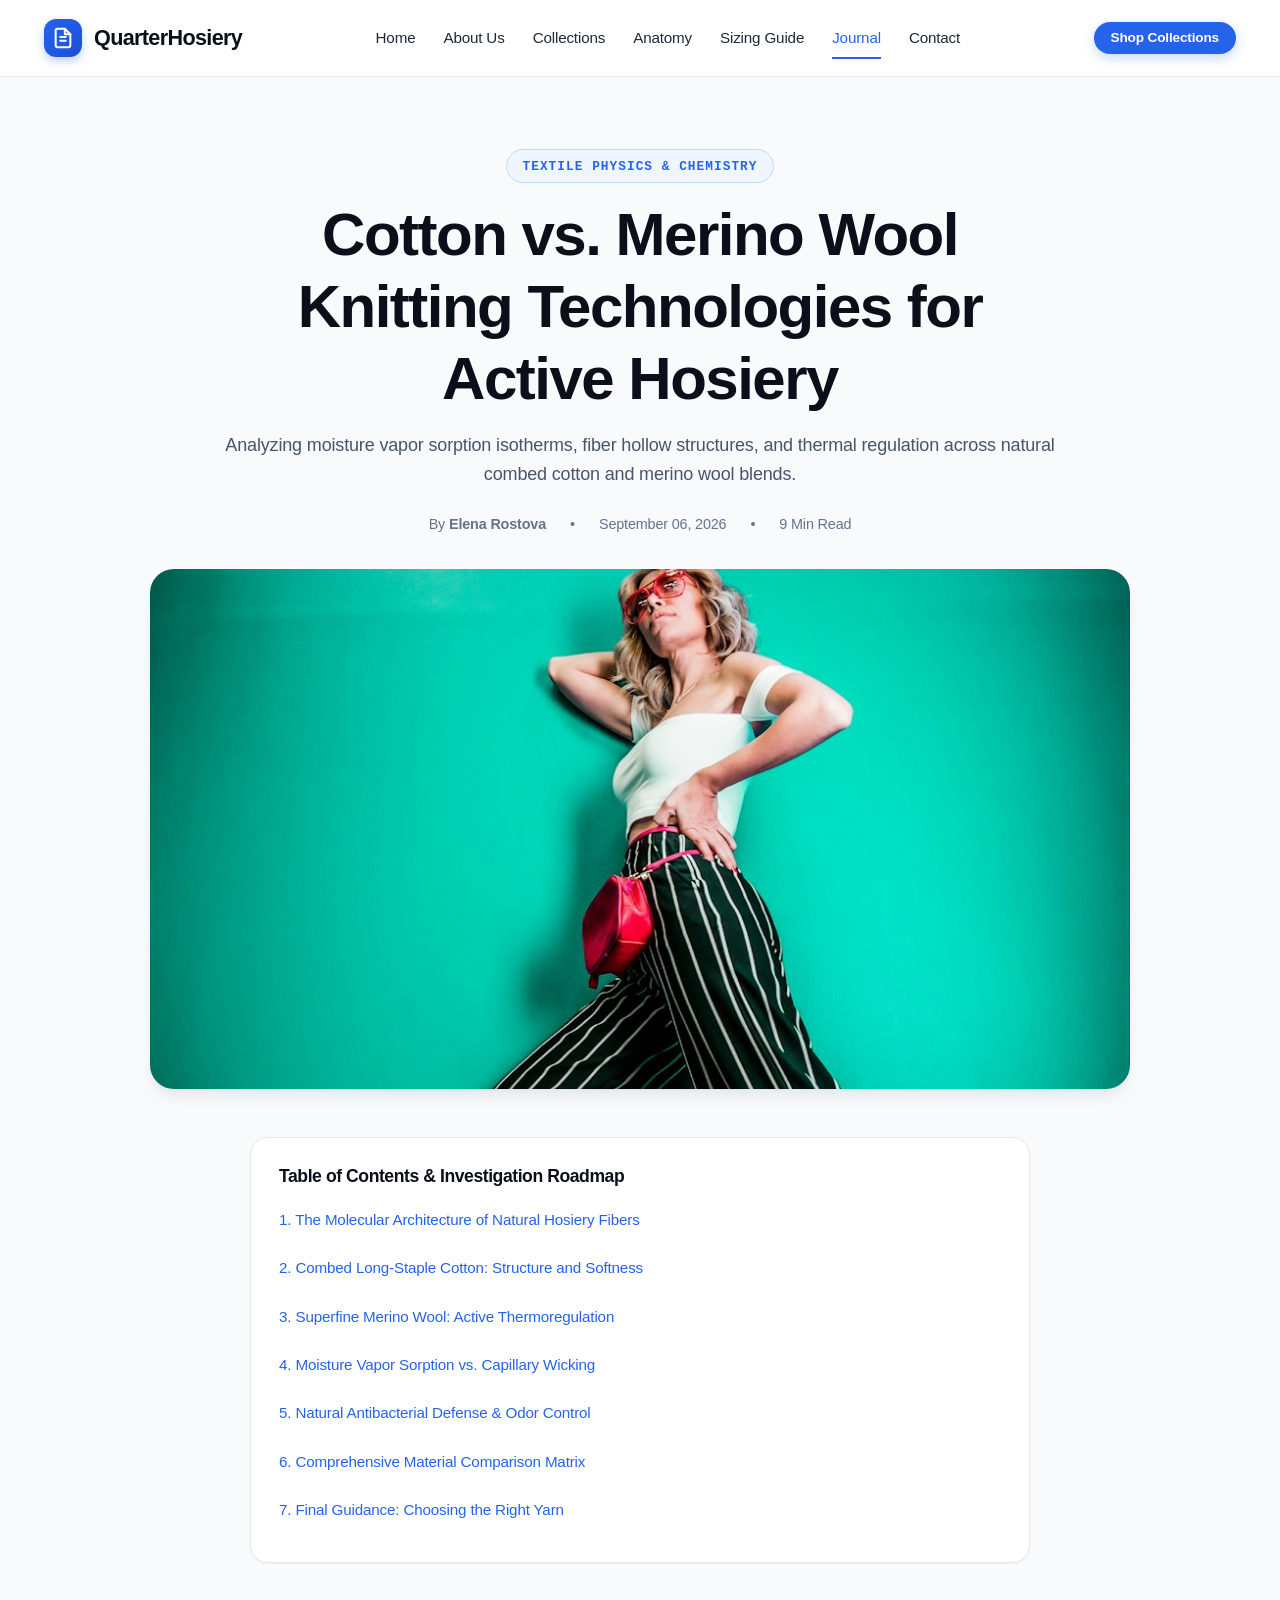
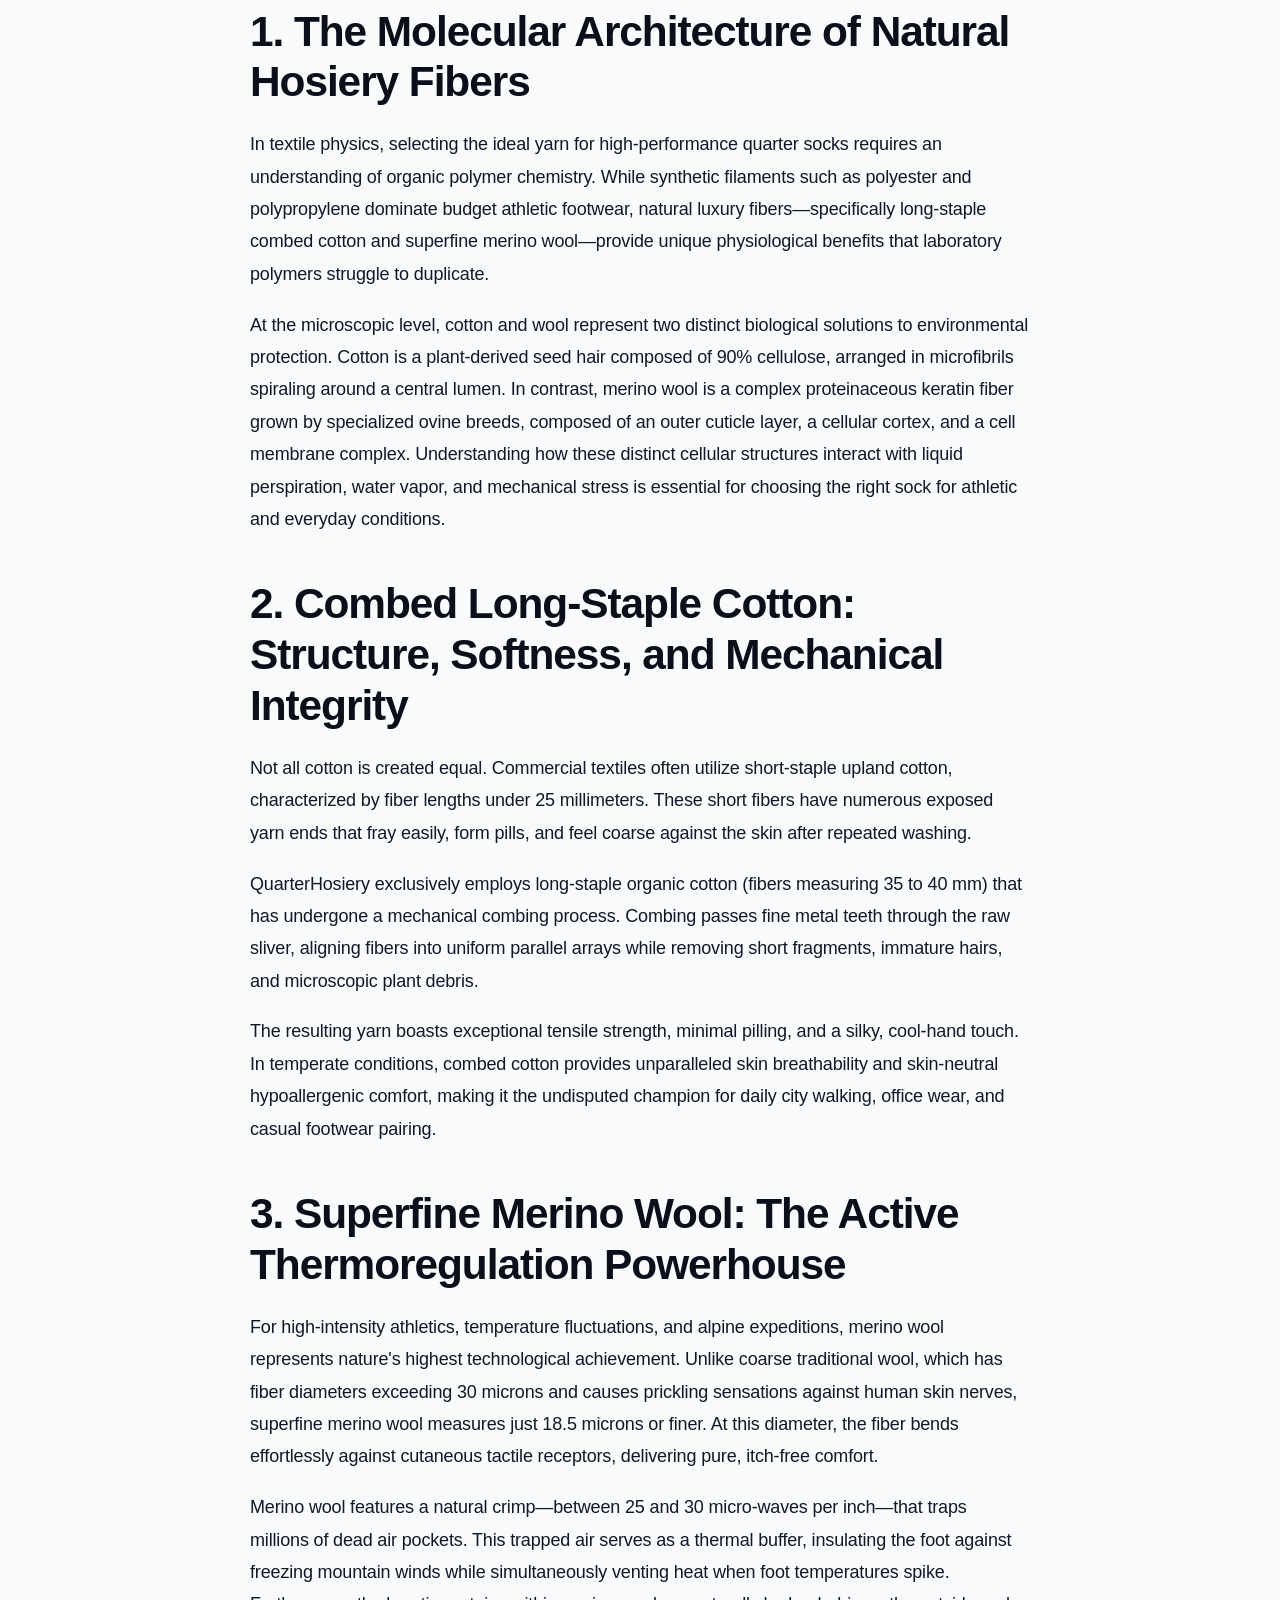
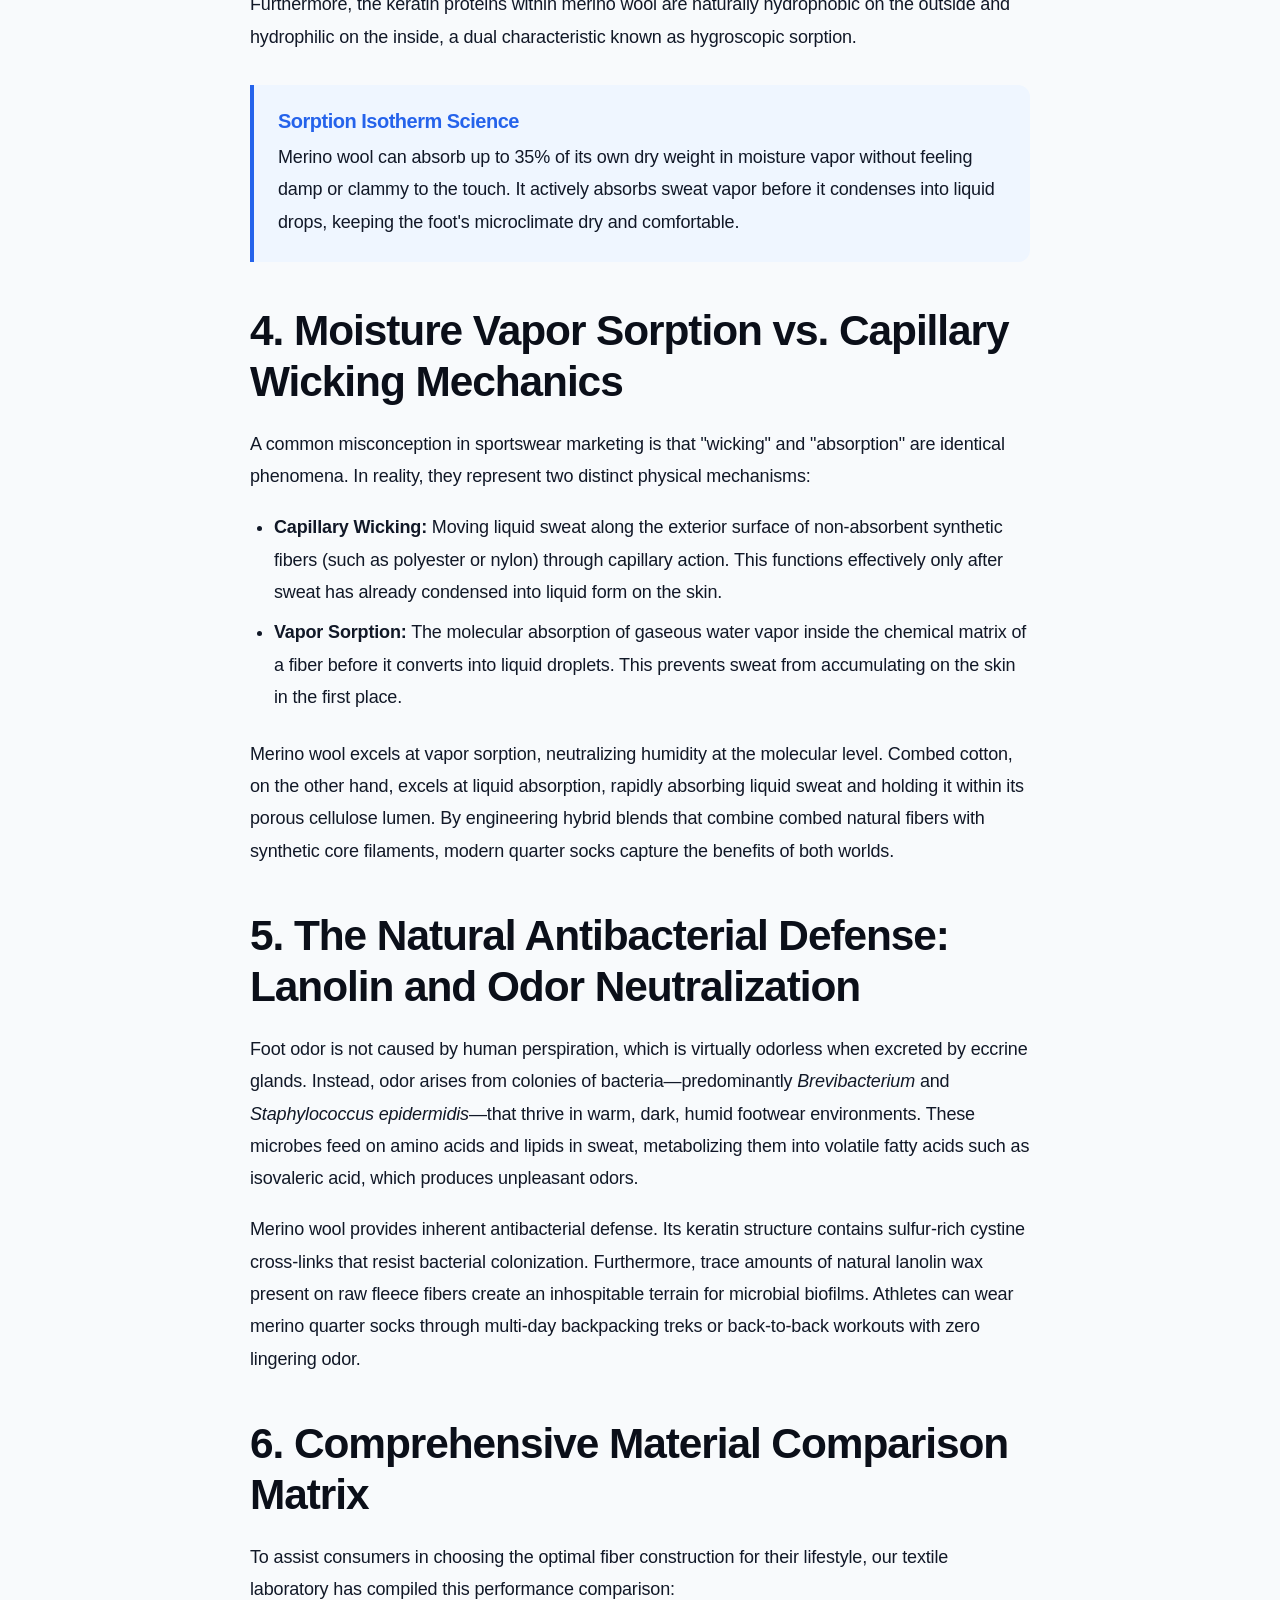
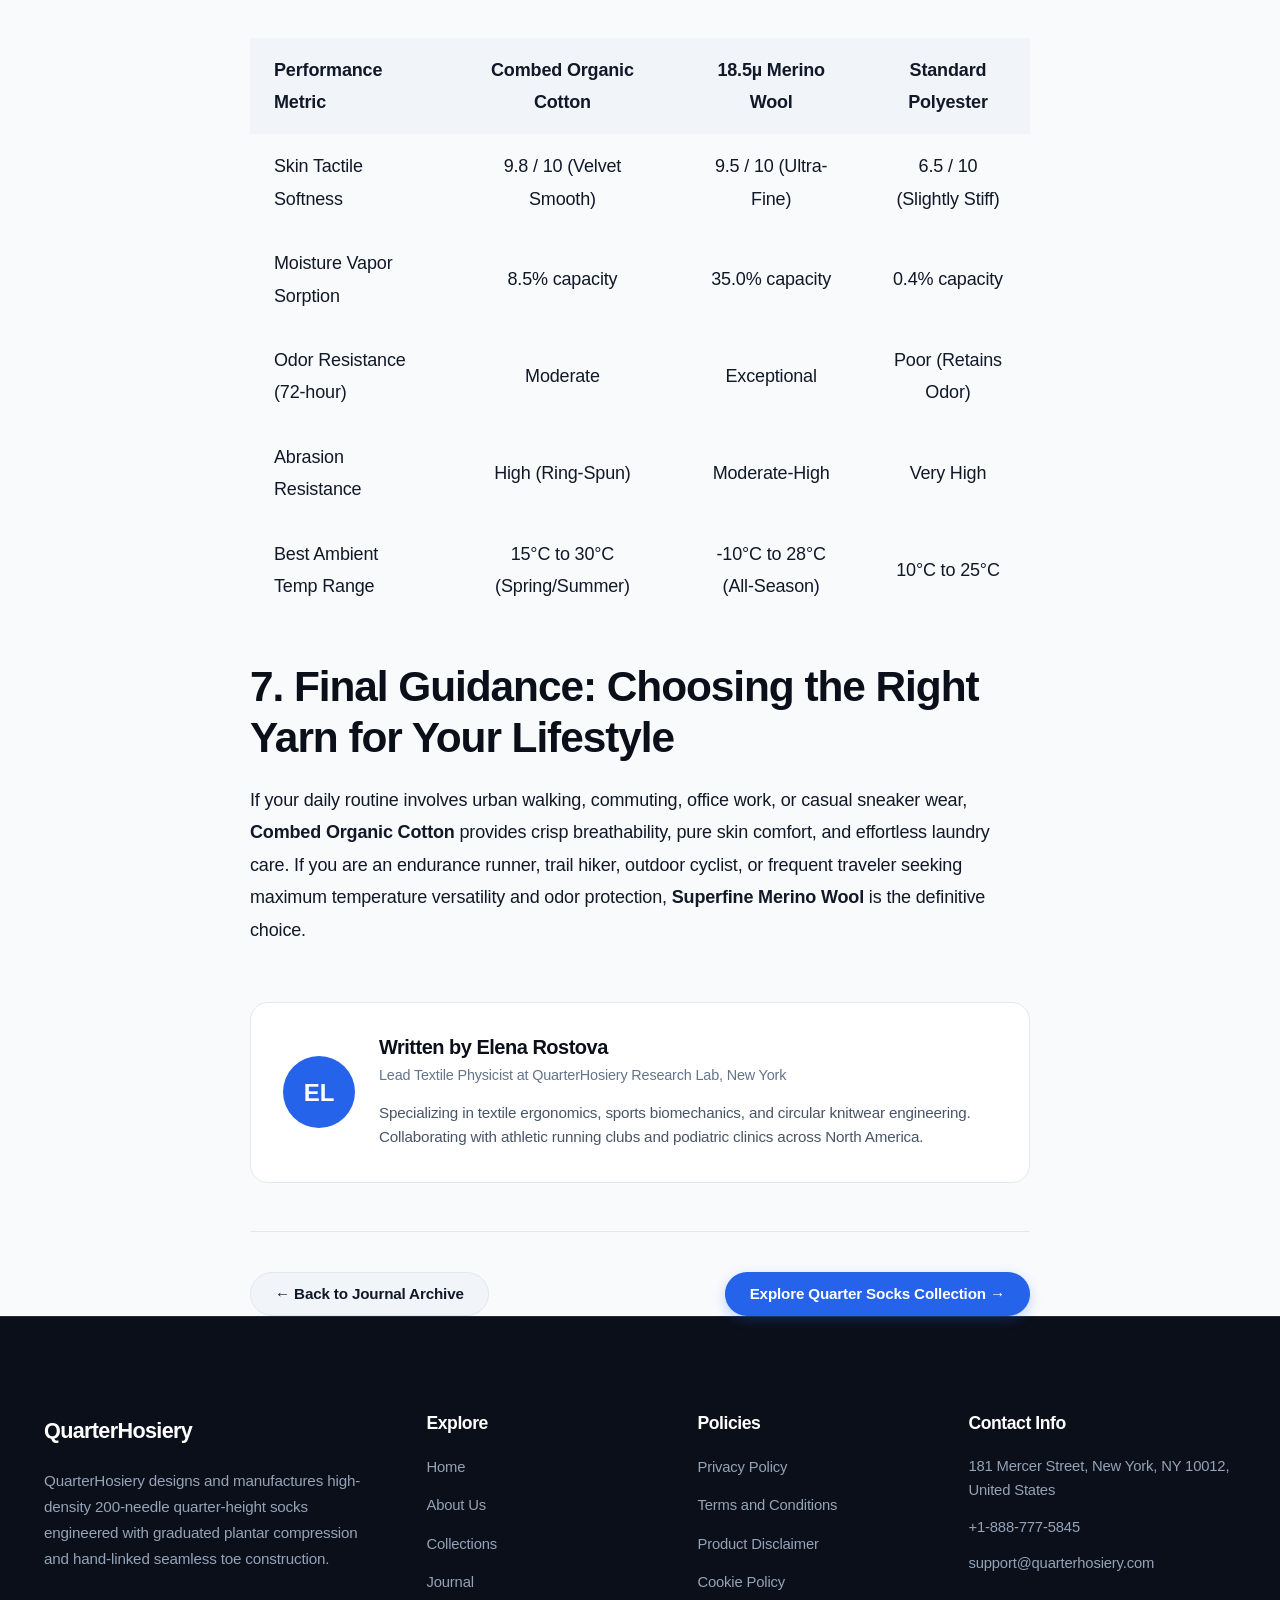
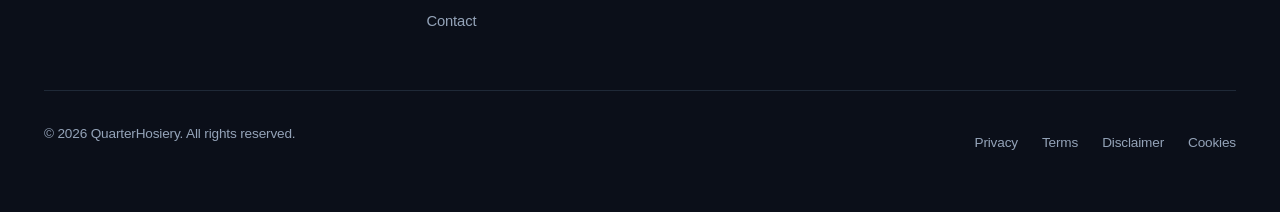
<file: blog/cotton-vs-merino-wool-knitting-technologies-for-active-hosiery.html>
<!DOCTYPE html>
<html lang="en">
<head>
  <meta charset="UTF-8">
  <meta name="viewport" content="width=device-width, initial-scale=1.0">
  <title>Cotton vs. Merino Wool Knitting Technologies for Active Hosiery | QuarterHosiery Research</title>
  <meta name="description" content="Analyzing moisture vapor sorption isotherms, fiber hollow structures, and thermal regulation across natural combed cotton and merino wool blends.">
  <link rel="canonical" href="https://quarterhosiery.com/blog/cotton-vs-merino-wool-knitting-technologies-for-active-hosiery.html">
  <meta property="og:type" content="article">
  <meta property="og:title" content="Cotton vs. Merino Wool Knitting Technologies for Active Hosiery">
  <meta property="og:description" content="Analyzing moisture vapor sorption isotherms, fiber hollow structures, and thermal regulation across natural combed cotton and merino wool blends.">
  <meta property="og:image" content="../assets/images/textile_yarn_weave_macro.jpg">
  <link rel="stylesheet" href="../assets/css/style.css">
  <link rel="icon" href="../favicon.ico">
  <!-- Google tag (gtag.js) -->
<script async src="https://www.googletagmanager.com/gtag/js?id=G-0LY0HY7L01"></script>
<script>
  window.dataLayer = window.dataLayer || [];
  function gtag(){dataLayer.push(arguments);}
  gtag('js', new Date());
  gtag('config', 'G-0LY0HY7L01');
</script>
</head>
<body>
<header class="site-header">
  <div class="reading-progress-bar"></div>
  <div class="container header-inner">
    <a href="../index.php" class="site-logo">
      <div class="logo-symbol">
        <svg width="22" height="22" viewBox="0 0 24 24" fill="none" stroke="currentColor" stroke-width="2.2" stroke-linecap="round" stroke-linejoin="round"><path d="M14 2H6a2 2 0 0 0-2 2v16a2 2 0 0 0 2 2h12a2 2 0 0 0 2-2V8z"/><polyline points="14 2 14 8 20 8"/><path d="M9 15h6"/><path d="M9 11h6"/></svg>
      </div>
      <span>QuarterHosiery</span>
    </a>
    <nav class="site-nav">
      <a href="../index.php" class="nav-link">Home</a>
      <a href="../about.html" class="nav-link">About Us</a>
      <a href="../index.php#collections" class="nav-link">Collections</a>
      <a href="../index.php#anatomy" class="nav-link">Anatomy</a>
      <a href="../index.php#sizing" class="nav-link">Sizing Guide</a>
      <a href="../blog.html" class="nav-link active">Journal</a>
      <a href="../contact.html" class="nav-link">Contact</a>
    </nav>
    <div class="header-actions">
      <a href="../index.php#collections" class="btn btn-primary btn-sm">Shop Collections</a>
      <button class="mobile-toggle" aria-label="Toggle Menu">
        <svg width="24" height="24" viewBox="0 0 24 24" fill="none" stroke="currentColor" stroke-width="2" stroke-linecap="round" stroke-linejoin="round"><line x1="3" y1="12" x2="21" y2="12"/><line x1="3" y1="6" x2="21" y2="6"/><line x1="3" y1="18" x2="21" y2="18"/></svg>
      </button>
    </div>
  </div>
</header>
<div class="drawer-backdrop"></div>
<div class="mobile-drawer">
  <div>
    <div class="mobile-drawer-header">
      <div class="site-logo"><span>QuarterHosiery</span></div>
      <button class="mobile-drawer-close" style="background:none;border:none;cursor:pointer;padding:0.5rem;" aria-label="Close Menu">
        <svg width="24" height="24" viewBox="0 0 24 24" fill="none" stroke="currentColor" stroke-width="2"><line x1="18" y1="6" x2="6" y2="18"/><line x1="6" y1="6" x2="18" y2="18"/></svg>
      </button>
    </div>
    <div class="mobile-nav-links">
      <a href="../index.php" class="nav-link">Home</a>
      <a href="../about.html" class="nav-link">About Us</a>
      <a href="../index.php#collections" class="nav-link">Collections</a>
      <a href="../index.php#anatomy" class="nav-link">Anatomy</a>
      <a href="../blog.html" class="nav-link active">Journal</a>
      <a href="../contact.html" class="nav-link">Contact</a>
      <hr style="border:none;border-top:1px solid #e2e8f0;margin:1rem 0;">
      <a href="../privacy-policy.html" class="nav-link">Privacy Policy</a>
      <a href="../terms-and-conditions.html" class="nav-link">Terms of Service</a>
      <a href="../disclaimer.html" class="nav-link">Disclaimer</a>
      <a href="../cookie-policy.html" class="nav-link">Cookie Policy</a>
    </div>
  </div>
</div>
<main>
  <article>
    <div class="container">
      <header class="article-header">
        <div class="section-kicker">Textile Physics & Chemistry</div>
        <h1 class="section-title">Cotton vs. Merino Wool Knitting Technologies for Active Hosiery</h1>
        <p class="section-subtitle">Analyzing moisture vapor sorption isotherms, fiber hollow structures, and thermal regulation across natural combed cotton and merino wool blends.</p>
        <div style="display:flex;align-items:center;justify-content:center;gap:1.5rem;font-size:0.9rem;color:var(--color-slate-500);margin-top:1.5rem;">
          <span>By <strong>Elena Rostova</strong></span>
          <span>•</span>
          <span>September 06, 2026</span>
          <span>•</span>
          <span>9 Min Read</span>
        </div>
      </header>

      <div class="article-hero-media">
        <img src="../assets/images/textile_yarn_weave_macro.jpg" alt="Cotton vs. Merino Wool Knitting Technologies for Active Hosiery" width="980" height="520">
      </div>

      <div class="article-content">
        <div class="article-toc">
          <h4>Table of Contents & Investigation Roadmap</h4>
          <ul>
            <li><a href="#section-1">1. The Molecular Architecture of Natural Hosiery Fibers</a></li><li><a href="#section-2">2. Combed Long-Staple Cotton: Structure and Softness</a></li><li><a href="#section-3">3. Superfine Merino Wool: Active Thermoregulation</a></li><li><a href="#section-4">4. Moisture Vapor Sorption vs. Capillary Wicking</a></li><li><a href="#section-5">5. Natural Antibacterial Defense & Odor Control</a></li><li><a href="#section-6">6. Comprehensive Material Comparison Matrix</a></li><li><a href="#section-7">7. Final Guidance: Choosing the Right Yarn</a></li>
          </ul>
        </div>

        
<h2 id="section-1">1. The Molecular Architecture of Natural Hosiery Fibers</h2>
<p>In textile physics, selecting the ideal yarn for high-performance quarter socks requires an understanding of organic polymer chemistry. While synthetic filaments such as polyester and polypropylene dominate budget athletic footwear, natural luxury fibers—specifically long-staple combed cotton and superfine merino wool—provide unique physiological benefits that laboratory polymers struggle to duplicate.</p>
<p>At the microscopic level, cotton and wool represent two distinct biological solutions to environmental protection. Cotton is a plant-derived seed hair composed of 90% cellulose, arranged in microfibrils spiraling around a central lumen. In contrast, merino wool is a complex proteinaceous keratin fiber grown by specialized ovine breeds, composed of an outer cuticle layer, a cellular cortex, and a cell membrane complex. Understanding how these distinct cellular structures interact with liquid perspiration, water vapor, and mechanical stress is essential for choosing the right sock for athletic and everyday conditions.</p>

<h2 id="section-2">2. Combed Long-Staple Cotton: Structure, Softness, and Mechanical Integrity</h2>
<p>Not all cotton is created equal. Commercial textiles often utilize short-staple upland cotton, characterized by fiber lengths under 25 millimeters. These short fibers have numerous exposed yarn ends that fray easily, form pills, and feel coarse against the skin after repeated washing.</p>
<p>QuarterHosiery exclusively employs long-staple organic cotton (fibers measuring 35 to 40 mm) that has undergone a mechanical combing process. Combing passes fine metal teeth through the raw sliver, aligning fibers into uniform parallel arrays while removing short fragments, immature hairs, and microscopic plant debris.</p>
<p>The resulting yarn boasts exceptional tensile strength, minimal pilling, and a silky, cool-hand touch. In temperate conditions, combed cotton provides unparalleled skin breathability and skin-neutral hypoallergenic comfort, making it the undisputed champion for daily city walking, office wear, and casual footwear pairing.</p>

<h2 id="section-3">3. Superfine Merino Wool: The Active Thermoregulation Powerhouse</h2>
<p>For high-intensity athletics, temperature fluctuations, and alpine expeditions, merino wool represents nature's highest technological achievement. Unlike coarse traditional wool, which has fiber diameters exceeding 30 microns and causes prickling sensations against human skin nerves, superfine merino wool measures just 18.5 microns or finer. At this diameter, the fiber bends effortlessly against cutaneous tactile receptors, delivering pure, itch-free comfort.</p>
<p>Merino wool features a natural crimp—between 25 and 30 micro-waves per inch—that traps millions of dead air pockets. This trapped air serves as a thermal buffer, insulating the foot against freezing mountain winds while simultaneously venting heat when foot temperatures spike. Furthermore, the keratin proteins within merino wool are naturally hydrophobic on the outside and hydrophilic on the inside, a dual characteristic known as hygroscopic sorption.</p>

<div class="callout-box">
  <h4>Sorption Isotherm Science</h4>
  <p>Merino wool can absorb up to 35% of its own dry weight in moisture vapor without feeling damp or clammy to the touch. It actively absorbs sweat vapor before it condenses into liquid drops, keeping the foot's microclimate dry and comfortable.</p>
</div>

<h2 id="section-4">4. Moisture Vapor Sorption vs. Capillary Wicking Mechanics</h2>
<p>A common misconception in sportswear marketing is that "wicking" and "absorption" are identical phenomena. In reality, they represent two distinct physical mechanisms:</p>
<ul>
  <li><strong>Capillary Wicking:</strong> Moving liquid sweat along the exterior surface of non-absorbent synthetic fibers (such as polyester or nylon) through capillary action. This functions effectively only after sweat has already condensed into liquid form on the skin.</li>
  <li><strong>Vapor Sorption:</strong> The molecular absorption of gaseous water vapor inside the chemical matrix of a fiber before it converts into liquid droplets. This prevents sweat from accumulating on the skin in the first place.</li>
</ul>
<p>Merino wool excels at vapor sorption, neutralizing humidity at the molecular level. Combed cotton, on the other hand, excels at liquid absorption, rapidly absorbing liquid sweat and holding it within its porous cellulose lumen. By engineering hybrid blends that combine combed natural fibers with synthetic core filaments, modern quarter socks capture the benefits of both worlds.</p>

<h2 id="section-5">5. The Natural Antibacterial Defense: Lanolin and Odor Neutralization</h2>
<p>Foot odor is not caused by human perspiration, which is virtually odorless when excreted by eccrine glands. Instead, odor arises from colonies of bacteria—predominantly <em>Brevibacterium</em> and <em>Staphylococcus epidermidis</em>—that thrive in warm, dark, humid footwear environments. These microbes feed on amino acids and lipids in sweat, metabolizing them into volatile fatty acids such as isovaleric acid, which produces unpleasant odors.</p>
<p>Merino wool provides inherent antibacterial defense. Its keratin structure contains sulfur-rich cystine cross-links that resist bacterial colonization. Furthermore, trace amounts of natural lanolin wax present on raw fleece fibers create an inhospitable terrain for microbial biofilms. Athletes can wear merino quarter socks through multi-day backpacking treks or back-to-back workouts with zero lingering odor.</p>

<h2 id="section-6">6. Comprehensive Material Comparison Matrix</h2>
<p>To assist consumers in choosing the optimal fiber construction for their lifestyle, our textile laboratory has compiled this performance comparison:</p>
<table class="sizing-table" style="margin:2rem 0;">
  <thead>
    <tr>
      <th>Performance Metric</th>
      <th>Combed Organic Cotton</th>
      <th>18.5µ Merino Wool</th>
      <th>Standard Polyester</th>
    </tr>
  </thead>
  <tbody>
    <tr>
      <td>Skin Tactile Softness</td>
      <td>9.8 / 10 (Velvet Smooth)</td>
      <td>9.5 / 10 (Ultra-Fine)</td>
      <td>6.5 / 10 (Slightly Stiff)</td>
    </tr>
    <tr>
      <td>Moisture Vapor Sorption</td>
      <td>8.5% capacity</td>
      <td>35.0% capacity</td>
      <td>0.4% capacity</td>
    </tr>
    <tr>
      <td>Odor Resistance (72-hour)</td>
      <td>Moderate</td>
      <td>Exceptional</td>
      <td>Poor (Retains Odor)</td>
    </tr>
    <tr>
      <td>Abrasion Resistance</td>
      <td>High (Ring-Spun)</td>
      <td>Moderate-High</td>
      <td>Very High</td>
    </tr>
    <tr>
      <td>Best Ambient Temp Range</td>
      <td>15°C to 30°C (Spring/Summer)</td>
      <td>-10°C to 28°C (All-Season)</td>
      <td>10°C to 25°C</td>
    </tr>
  </tbody>
</table>

<h2 id="section-7">7. Final Guidance: Choosing the Right Yarn for Your Lifestyle</h2>
<p>If your daily routine involves urban walking, commuting, office work, or casual sneaker wear, <strong>Combed Organic Cotton</strong> provides crisp breathability, pure skin comfort, and effortless laundry care. If you are an endurance runner, trail hiker, outdoor cyclist, or frequent traveler seeking maximum temperature versatility and odor protection, <strong>Superfine Merino Wool</strong> is the definitive choice.</p>


        <div class="author-box">
          <div class="author-avatar">EL</div>
          <div>
            <h4 style="margin-bottom:0.25rem;">Written by Elena Rostova</h4>
            <p style="font-size:0.9rem;color:var(--color-slate-500);margin-bottom:0.75rem;">Lead Textile Physicist at QuarterHosiery Research Lab, New York</p>
            <p style="font-size:0.95rem;line-height:1.6;color:var(--color-slate-600);margin-bottom:0;">Specializing in textile ergonomics, sports biomechanics, and circular knitwear engineering. Collaborating with athletic running clubs and podiatric clinics across North America.</p>
          </div>
        </div>

        <div style="border-top:1px solid var(--color-slate-200);padding-top:2.5rem;margin-top:3rem;display:flex;justify-content:space-between;align-items:center;flex-wrap:wrap;gap:1rem;">
          <a href="../blog.html" class="btn btn-secondary">&larr; Back to Journal Archive</a>
          <a href="../index.php#collections" class="btn btn-primary">Explore Quarter Socks Collection &rarr;</a>
        </div>
      </div>
    </div>
  </article>
</main>
<footer class="site-footer">
  <div class="container">
    <div class="footer-grid">
      <div class="footer-brand">
        <a href="../index.php" class="site-logo"><span>QuarterHosiery</span></a>
        <p>QuarterHosiery designs and manufactures high-density 200-needle quarter-height socks engineered with graduated plantar compression and hand-linked seamless toe construction.</p>
      </div>
      <div class="footer-col">
        <h4>Explore</h4>
        <ul class="footer-links">
          <li><a href="../index.php">Home</a></li>
          <li><a href="../about.html">About Us</a></li>
          <li><a href="../index.php#collections">Collections</a></li>
          <li><a href="../blog.html">Journal</a></li>
          <li><a href="../contact.html">Contact</a></li>
        </ul>
      </div>
      <div class="footer-col">
        <h4>Policies</h4>
        <ul class="footer-links">
          <li><a href="../privacy-policy.html">Privacy Policy</a></li>
          <li><a href="../terms-and-conditions.html">Terms and Conditions</a></li>
          <li><a href="../disclaimer.html">Product Disclaimer</a></li>
          <li><a href="../cookie-policy.html">Cookie Policy</a></li>
        </ul>
      </div>
      <div class="footer-col">
        <h4>Contact Info</h4>
        <div class="footer-contact-item"><span>181 Mercer Street, New York, NY 10012, United States</span></div>
        <div class="footer-contact-item"><span>+1-888-777-5845</span></div>
        <div class="footer-contact-item"><span>support@quarterhosiery.com</span></div>
      </div>
    </div>
    <div class="footer-bottom">
      <p>&copy; 2026 QuarterHosiery. All rights reserved.</p>
      <div class="footer-policy-inline">
        <a href="../privacy-policy.html">Privacy</a>
        <a href="../terms-and-conditions.html">Terms</a>
        <a href="../disclaimer.html">Disclaimer</a>
        <a href="../cookie-policy.html">Cookies</a>
      </div>
    </div>
  </div>
</footer>
<script src="../assets/js/main.js"></script>
</body>
</html>
</file>
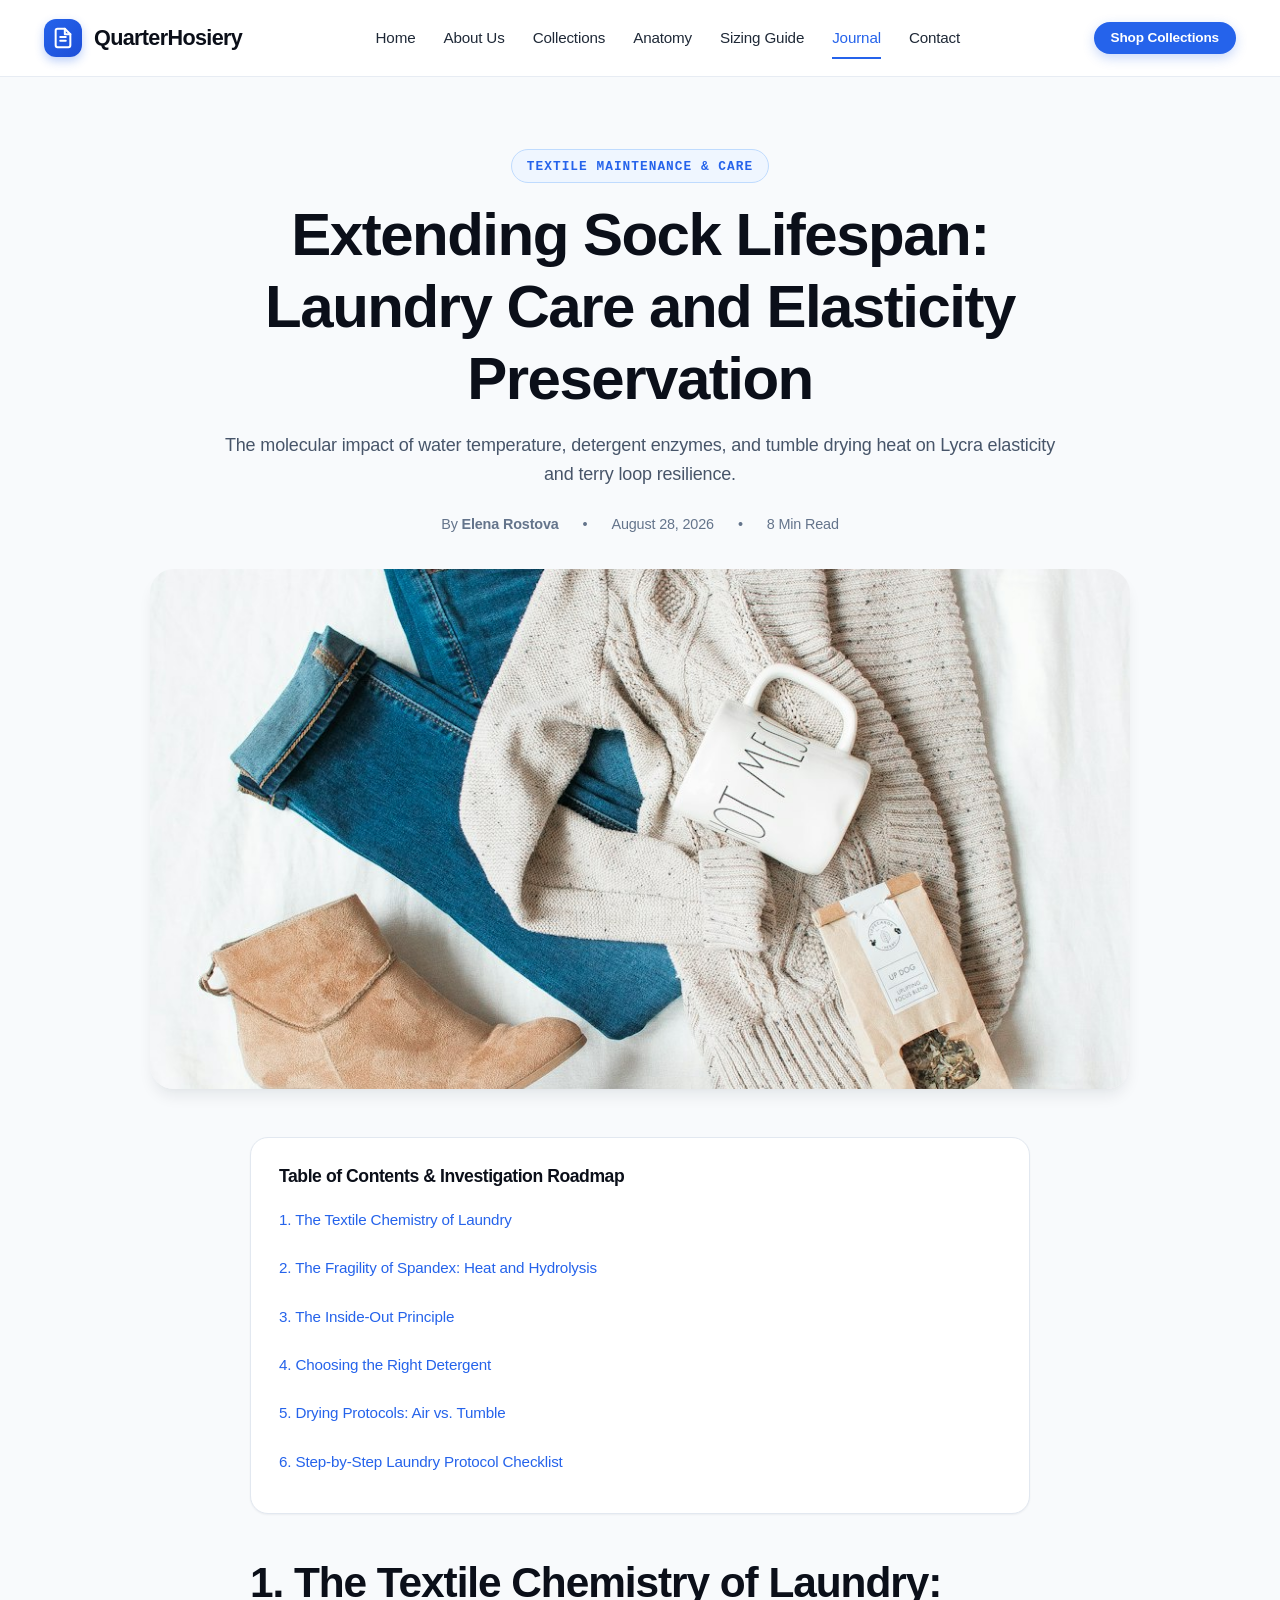
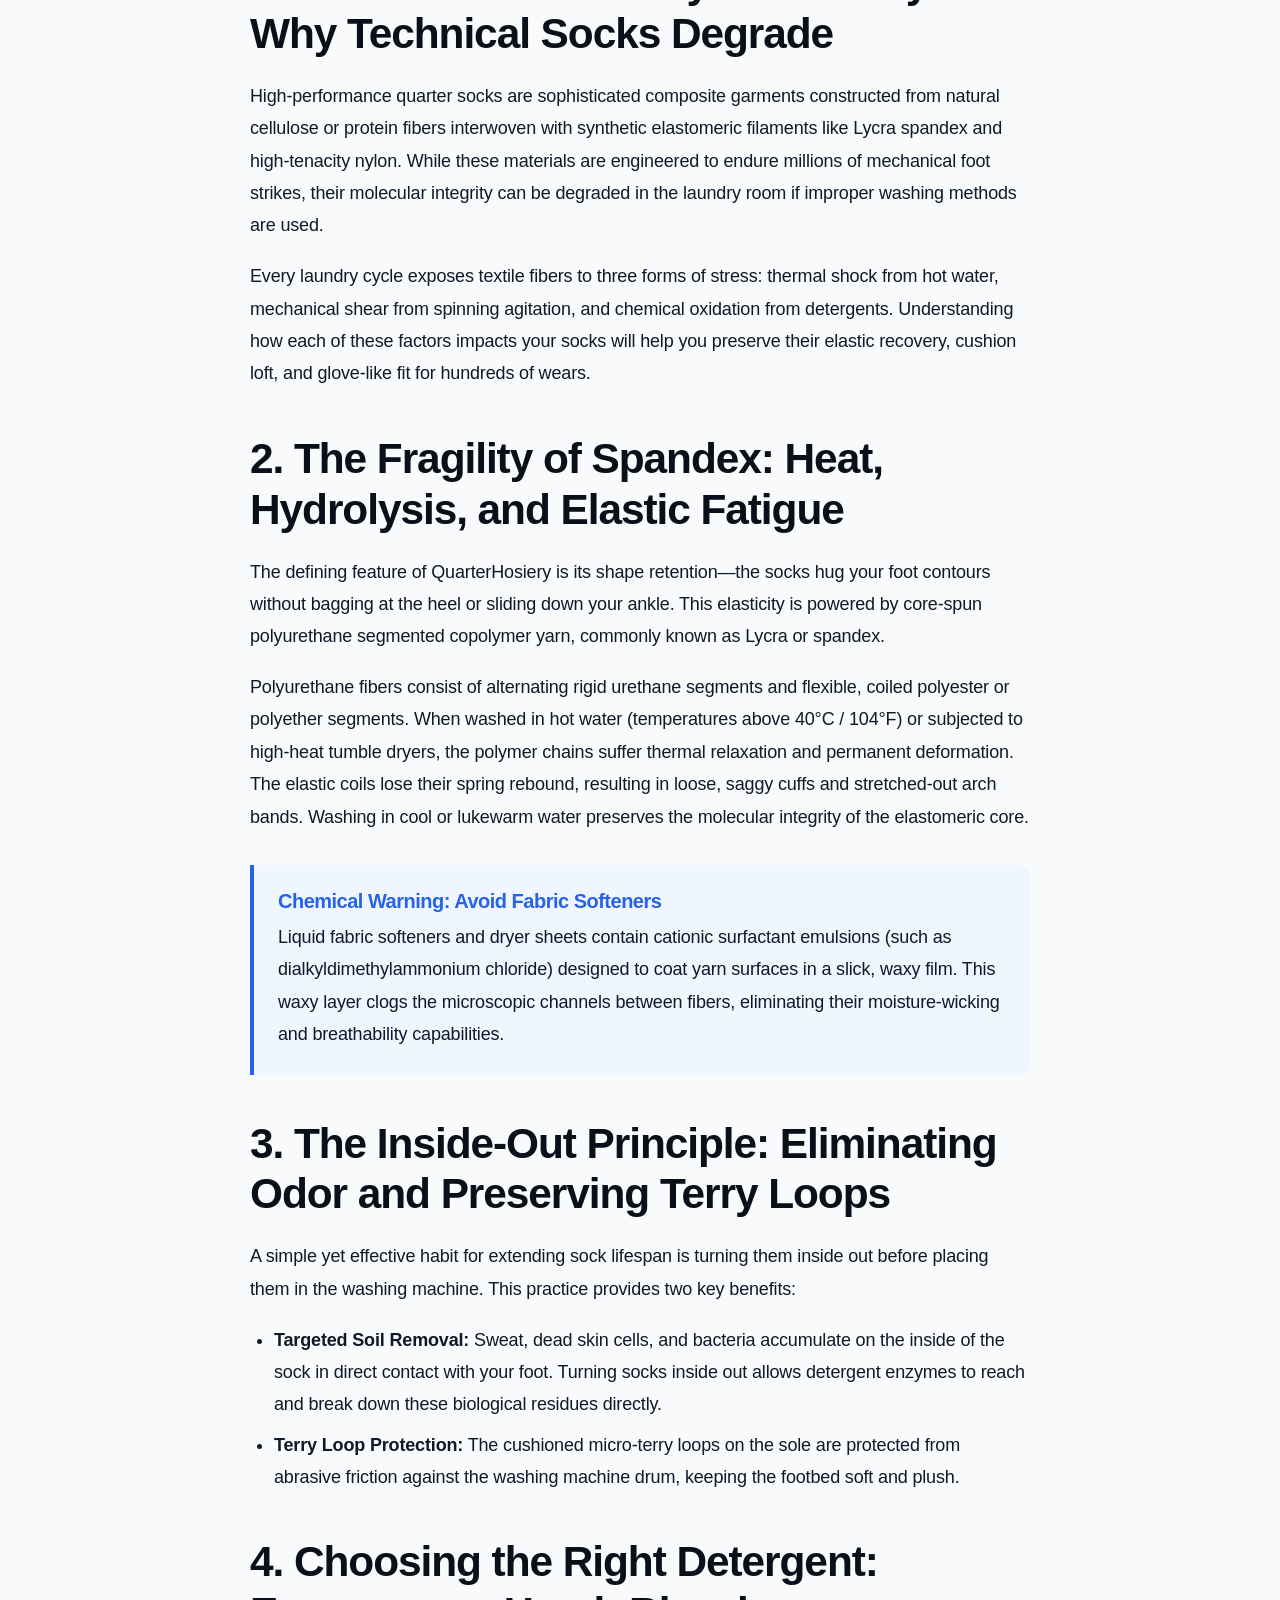
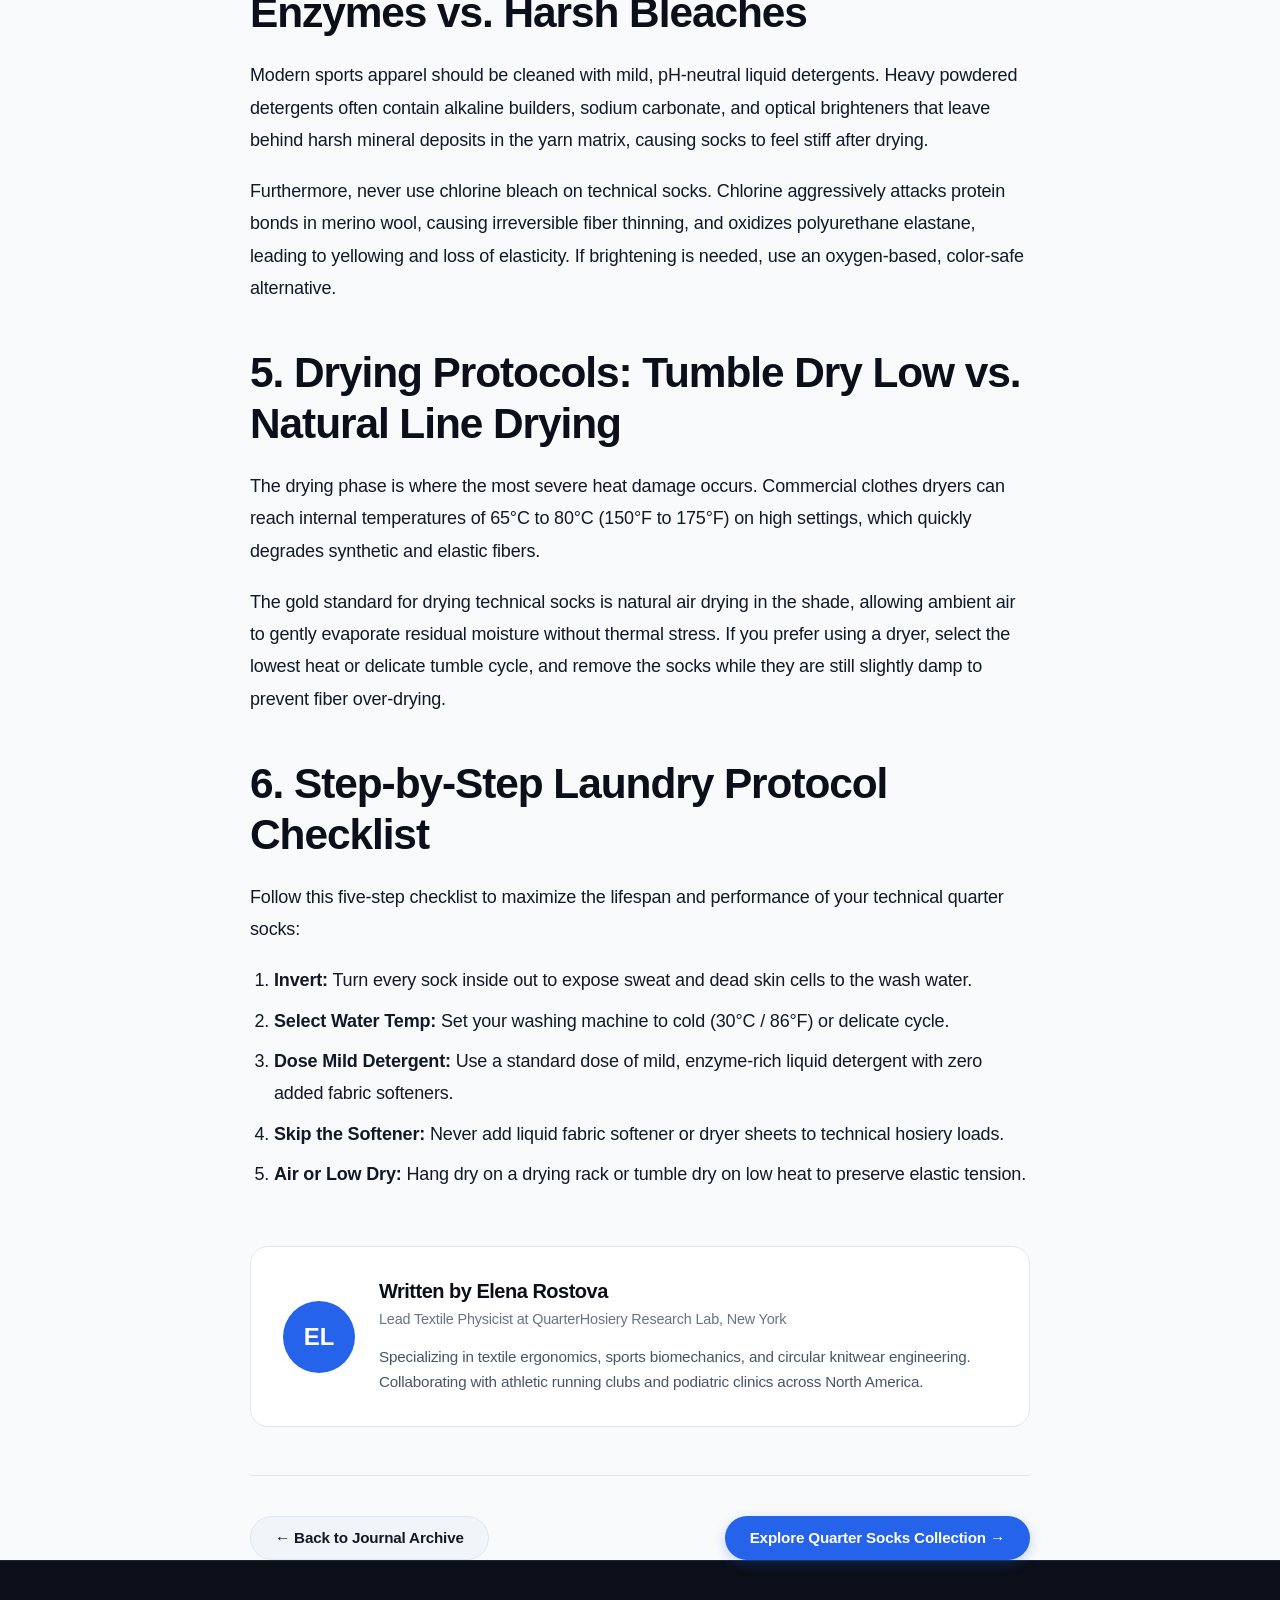
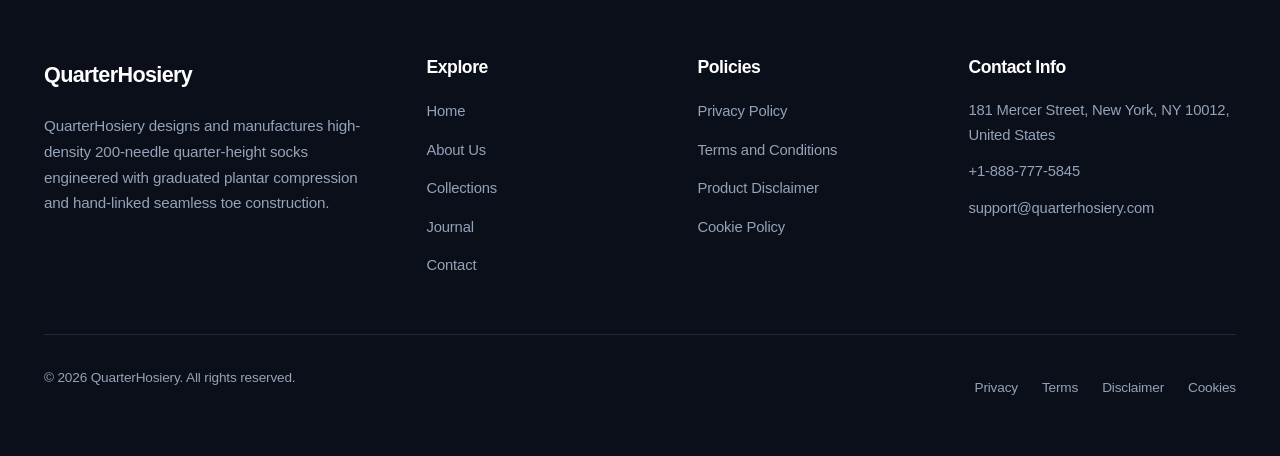
<file: blog/extending-sock-lifespan-laundry-care-and-elasticity-preservation.html>
<!DOCTYPE html>
<html lang="en">
<head>
  <meta charset="UTF-8">
  <meta name="viewport" content="width=device-width, initial-scale=1.0">
  <title>Extending Sock Lifespan: Laundry Care and Elasticity Preservation | QuarterHosiery Research</title>
  <meta name="description" content="The molecular impact of water temperature, detergent enzymes, and tumble drying heat on Lycra elasticity and terry loop resilience.">
  <link rel="canonical" href="https://quarterhosiery.com/blog/extending-sock-lifespan-laundry-care-and-elasticity-preservation.html">
  <meta property="og:type" content="article">
  <meta property="og:title" content="Extending Sock Lifespan: Laundry Care and Elasticity Preservation">
  <meta property="og:description" content="The molecular impact of water temperature, detergent enzymes, and tumble drying heat on Lycra elasticity and terry loop resilience.">
  <meta property="og:image" content="../assets/images/organic_cotton_spools_loom.jpg">
  <link rel="stylesheet" href="../assets/css/style.css">
  <link rel="icon" href="../favicon.ico">
  <!-- Google tag (gtag.js) -->
<script async src="https://www.googletagmanager.com/gtag/js?id=G-0LY0HY7L01"></script>
<script>
  window.dataLayer = window.dataLayer || [];
  function gtag(){dataLayer.push(arguments);}
  gtag('js', new Date());
  gtag('config', 'G-0LY0HY7L01');
</script>
</head>
<body>
<header class="site-header">
  <div class="reading-progress-bar"></div>
  <div class="container header-inner">
    <a href="../index.php" class="site-logo">
      <div class="logo-symbol">
        <svg width="22" height="22" viewBox="0 0 24 24" fill="none" stroke="currentColor" stroke-width="2.2" stroke-linecap="round" stroke-linejoin="round"><path d="M14 2H6a2 2 0 0 0-2 2v16a2 2 0 0 0 2 2h12a2 2 0 0 0 2-2V8z"/><polyline points="14 2 14 8 20 8"/><path d="M9 15h6"/><path d="M9 11h6"/></svg>
      </div>
      <span>QuarterHosiery</span>
    </a>
    <nav class="site-nav">
      <a href="../index.php" class="nav-link">Home</a>
      <a href="../about.html" class="nav-link">About Us</a>
      <a href="../index.php#collections" class="nav-link">Collections</a>
      <a href="../index.php#anatomy" class="nav-link">Anatomy</a>
      <a href="../index.php#sizing" class="nav-link">Sizing Guide</a>
      <a href="../blog.html" class="nav-link active">Journal</a>
      <a href="../contact.html" class="nav-link">Contact</a>
    </nav>
    <div class="header-actions">
      <a href="../index.php#collections" class="btn btn-primary btn-sm">Shop Collections</a>
      <button class="mobile-toggle" aria-label="Toggle Menu">
        <svg width="24" height="24" viewBox="0 0 24 24" fill="none" stroke="currentColor" stroke-width="2" stroke-linecap="round" stroke-linejoin="round"><line x1="3" y1="12" x2="21" y2="12"/><line x1="3" y1="6" x2="21" y2="6"/><line x1="3" y1="18" x2="21" y2="18"/></svg>
      </button>
    </div>
  </div>
</header>
<div class="drawer-backdrop"></div>
<div class="mobile-drawer">
  <div>
    <div class="mobile-drawer-header">
      <div class="site-logo"><span>QuarterHosiery</span></div>
      <button class="mobile-drawer-close" style="background:none;border:none;cursor:pointer;padding:0.5rem;" aria-label="Close Menu">
        <svg width="24" height="24" viewBox="0 0 24 24" fill="none" stroke="currentColor" stroke-width="2"><line x1="18" y1="6" x2="6" y2="18"/><line x1="6" y1="6" x2="18" y2="18"/></svg>
      </button>
    </div>
    <div class="mobile-nav-links">
      <a href="../index.php" class="nav-link">Home</a>
      <a href="../about.html" class="nav-link">About Us</a>
      <a href="../index.php#collections" class="nav-link">Collections</a>
      <a href="../index.php#anatomy" class="nav-link">Anatomy</a>
      <a href="../blog.html" class="nav-link active">Journal</a>
      <a href="../contact.html" class="nav-link">Contact</a>
      <hr style="border:none;border-top:1px solid #e2e8f0;margin:1rem 0;">
      <a href="../privacy-policy.html" class="nav-link">Privacy Policy</a>
      <a href="../terms-and-conditions.html" class="nav-link">Terms of Service</a>
      <a href="../disclaimer.html" class="nav-link">Disclaimer</a>
      <a href="../cookie-policy.html" class="nav-link">Cookie Policy</a>
    </div>
  </div>
</div>
<main>
  <article>
    <div class="container">
      <header class="article-header">
        <div class="section-kicker">Textile Maintenance & Care</div>
        <h1 class="section-title">Extending Sock Lifespan: Laundry Care and Elasticity Preservation</h1>
        <p class="section-subtitle">The molecular impact of water temperature, detergent enzymes, and tumble drying heat on Lycra elasticity and terry loop resilience.</p>
        <div style="display:flex;align-items:center;justify-content:center;gap:1.5rem;font-size:0.9rem;color:var(--color-slate-500);margin-top:1.5rem;">
          <span>By <strong>Elena Rostova</strong></span>
          <span>•</span>
          <span>August 28, 2026</span>
          <span>•</span>
          <span>8 Min Read</span>
        </div>
      </header>

      <div class="article-hero-media">
        <img src="../assets/images/organic_cotton_spools_loom.jpg" alt="Extending Sock Lifespan: Laundry Care and Elasticity Preservation" width="980" height="520">
      </div>

      <div class="article-content">
        <div class="article-toc">
          <h4>Table of Contents & Investigation Roadmap</h4>
          <ul>
            <li><a href="#section-1">1. The Textile Chemistry of Laundry</a></li><li><a href="#section-2">2. The Fragility of Spandex: Heat and Hydrolysis</a></li><li><a href="#section-3">3. The Inside-Out Principle</a></li><li><a href="#section-4">4. Choosing the Right Detergent</a></li><li><a href="#section-5">5. Drying Protocols: Air vs. Tumble</a></li><li><a href="#section-6">6. Step-by-Step Laundry Protocol Checklist</a></li>
          </ul>
        </div>

        
<h2 id="section-1">1. The Textile Chemistry of Laundry: Why Technical Socks Degrade</h2>
<p>High-performance quarter socks are sophisticated composite garments constructed from natural cellulose or protein fibers interwoven with synthetic elastomeric filaments like Lycra spandex and high-tenacity nylon. While these materials are engineered to endure millions of mechanical foot strikes, their molecular integrity can be degraded in the laundry room if improper washing methods are used.</p>
<p>Every laundry cycle exposes textile fibers to three forms of stress: thermal shock from hot water, mechanical shear from spinning agitation, and chemical oxidation from detergents. Understanding how each of these factors impacts your socks will help you preserve their elastic recovery, cushion loft, and glove-like fit for hundreds of wears.</p>

<h2 id="section-2">2. The Fragility of Spandex: Heat, Hydrolysis, and Elastic Fatigue</h2>
<p>The defining feature of QuarterHosiery is its shape retention—the socks hug your foot contours without bagging at the heel or sliding down your ankle. This elasticity is powered by core-spun polyurethane segmented copolymer yarn, commonly known as Lycra or spandex.</p>
<p>Polyurethane fibers consist of alternating rigid urethane segments and flexible, coiled polyester or polyether segments. When washed in hot water (temperatures above 40°C / 104°F) or subjected to high-heat tumble dryers, the polymer chains suffer thermal relaxation and permanent deformation. The elastic coils lose their spring rebound, resulting in loose, saggy cuffs and stretched-out arch bands. Washing in cool or lukewarm water preserves the molecular integrity of the elastomeric core.</p>

<div class="callout-box">
  <h4>Chemical Warning: Avoid Fabric Softeners</h4>
  <p>Liquid fabric softeners and dryer sheets contain cationic surfactant emulsions (such as dialkyldimethylammonium chloride) designed to coat yarn surfaces in a slick, waxy film. This waxy layer clogs the microscopic channels between fibers, eliminating their moisture-wicking and breathability capabilities.</p>
</div>

<h2 id="section-3">3. The Inside-Out Principle: Eliminating Odor and Preserving Terry Loops</h2>
<p>A simple yet effective habit for extending sock lifespan is turning them inside out before placing them in the washing machine. This practice provides two key benefits:</p>
<ul>
  <li><strong>Targeted Soil Removal:</strong> Sweat, dead skin cells, and bacteria accumulate on the inside of the sock in direct contact with your foot. Turning socks inside out allows detergent enzymes to reach and break down these biological residues directly.</li>
  <li><strong>Terry Loop Protection:</strong> The cushioned micro-terry loops on the sole are protected from abrasive friction against the washing machine drum, keeping the footbed soft and plush.</li>
</ul>

<h2 id="section-4">4. Choosing the Right Detergent: Enzymes vs. Harsh Bleaches</h2>
<p>Modern sports apparel should be cleaned with mild, pH-neutral liquid detergents. Heavy powdered detergents often contain alkaline builders, sodium carbonate, and optical brighteners that leave behind harsh mineral deposits in the yarn matrix, causing socks to feel stiff after drying.</p>
<p>Furthermore, never use chlorine bleach on technical socks. Chlorine aggressively attacks protein bonds in merino wool, causing irreversible fiber thinning, and oxidizes polyurethane elastane, leading to yellowing and loss of elasticity. If brightening is needed, use an oxygen-based, color-safe alternative.</p>

<h2 id="section-5">5. Drying Protocols: Tumble Dry Low vs. Natural Line Drying</h2>
<p>The drying phase is where the most severe heat damage occurs. Commercial clothes dryers can reach internal temperatures of 65°C to 80°C (150°F to 175°F) on high settings, which quickly degrades synthetic and elastic fibers.</p>
<p>The gold standard for drying technical socks is natural air drying in the shade, allowing ambient air to gently evaporate residual moisture without thermal stress. If you prefer using a dryer, select the lowest heat or delicate tumble cycle, and remove the socks while they are still slightly damp to prevent fiber over-drying.</p>

<h2 id="section-6">6. Step-by-Step Laundry Protocol Checklist</h2>
<p>Follow this five-step checklist to maximize the lifespan and performance of your technical quarter socks:</p>
<ol>
  <li><strong>Invert:</strong> Turn every sock inside out to expose sweat and dead skin cells to the wash water.</li>
  <li><strong>Select Water Temp:</strong> Set your washing machine to cold (30°C / 86°F) or delicate cycle.</li>
  <li><strong>Dose Mild Detergent:</strong> Use a standard dose of mild, enzyme-rich liquid detergent with zero added fabric softeners.</li>
  <li><strong>Skip the Softener:</strong> Never add liquid fabric softener or dryer sheets to technical hosiery loads.</li>
  <li><strong>Air or Low Dry:</strong> Hang dry on a drying rack or tumble dry on low heat to preserve elastic tension.</li>
</ol>


        <div class="author-box">
          <div class="author-avatar">EL</div>
          <div>
            <h4 style="margin-bottom:0.25rem;">Written by Elena Rostova</h4>
            <p style="font-size:0.9rem;color:var(--color-slate-500);margin-bottom:0.75rem;">Lead Textile Physicist at QuarterHosiery Research Lab, New York</p>
            <p style="font-size:0.95rem;line-height:1.6;color:var(--color-slate-600);margin-bottom:0;">Specializing in textile ergonomics, sports biomechanics, and circular knitwear engineering. Collaborating with athletic running clubs and podiatric clinics across North America.</p>
          </div>
        </div>

        <div style="border-top:1px solid var(--color-slate-200);padding-top:2.5rem;margin-top:3rem;display:flex;justify-content:space-between;align-items:center;flex-wrap:wrap;gap:1rem;">
          <a href="../blog.html" class="btn btn-secondary">&larr; Back to Journal Archive</a>
          <a href="../index.php#collections" class="btn btn-primary">Explore Quarter Socks Collection &rarr;</a>
        </div>
      </div>
    </div>
  </article>
</main>
<footer class="site-footer">
  <div class="container">
    <div class="footer-grid">
      <div class="footer-brand">
        <a href="../index.php" class="site-logo"><span>QuarterHosiery</span></a>
        <p>QuarterHosiery designs and manufactures high-density 200-needle quarter-height socks engineered with graduated plantar compression and hand-linked seamless toe construction.</p>
      </div>
      <div class="footer-col">
        <h4>Explore</h4>
        <ul class="footer-links">
          <li><a href="../index.php">Home</a></li>
          <li><a href="../about.html">About Us</a></li>
          <li><a href="../index.php#collections">Collections</a></li>
          <li><a href="../blog.html">Journal</a></li>
          <li><a href="../contact.html">Contact</a></li>
        </ul>
      </div>
      <div class="footer-col">
        <h4>Policies</h4>
        <ul class="footer-links">
          <li><a href="../privacy-policy.html">Privacy Policy</a></li>
          <li><a href="../terms-and-conditions.html">Terms and Conditions</a></li>
          <li><a href="../disclaimer.html">Product Disclaimer</a></li>
          <li><a href="../cookie-policy.html">Cookie Policy</a></li>
        </ul>
      </div>
      <div class="footer-col">
        <h4>Contact Info</h4>
        <div class="footer-contact-item"><span>181 Mercer Street, New York, NY 10012, United States</span></div>
        <div class="footer-contact-item"><span>+1-888-777-5845</span></div>
        <div class="footer-contact-item"><span>support@quarterhosiery.com</span></div>
      </div>
    </div>
    <div class="footer-bottom">
      <p>&copy; 2026 QuarterHosiery. All rights reserved.</p>
      <div class="footer-policy-inline">
        <a href="../privacy-policy.html">Privacy</a>
        <a href="../terms-and-conditions.html">Terms</a>
        <a href="../disclaimer.html">Disclaimer</a>
        <a href="../cookie-policy.html">Cookies</a>
      </div>
    </div>
  </div>
</footer>
<script src="../assets/js/main.js"></script>
</body>
</html>
</file>
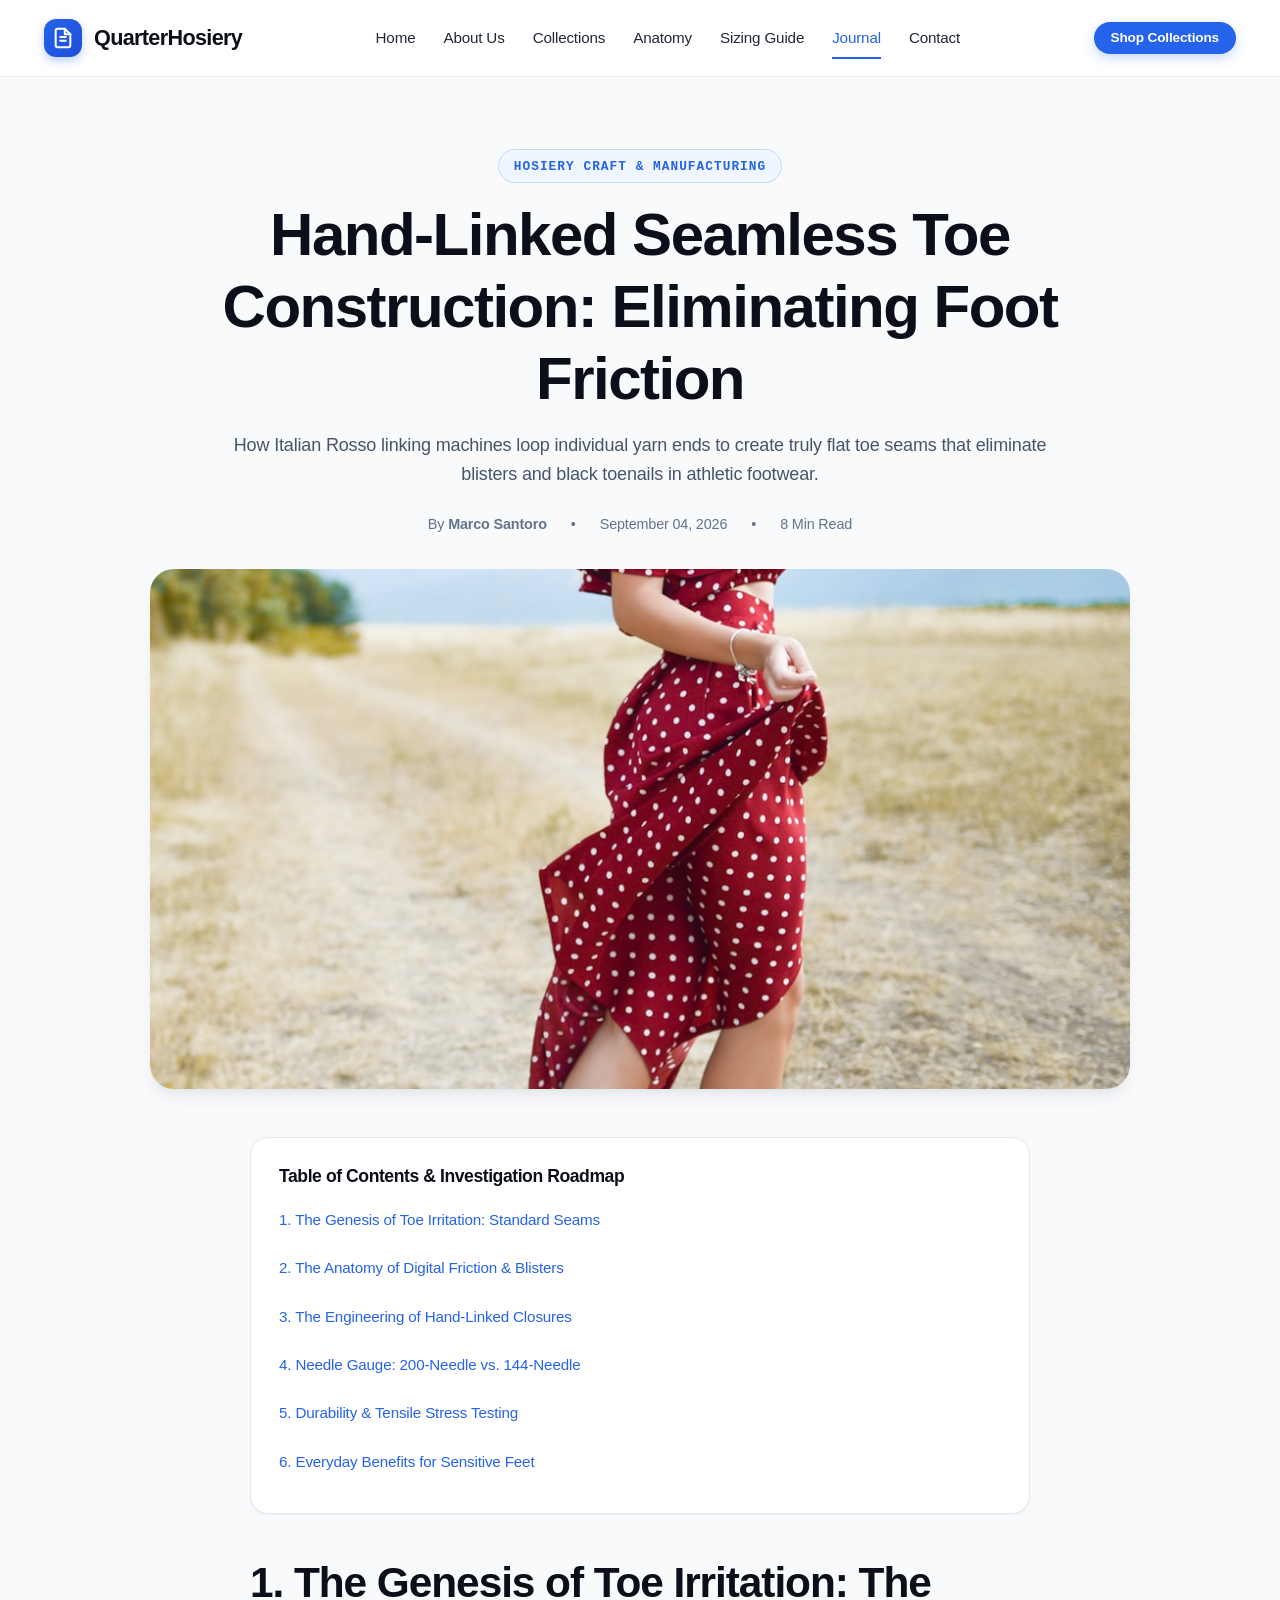
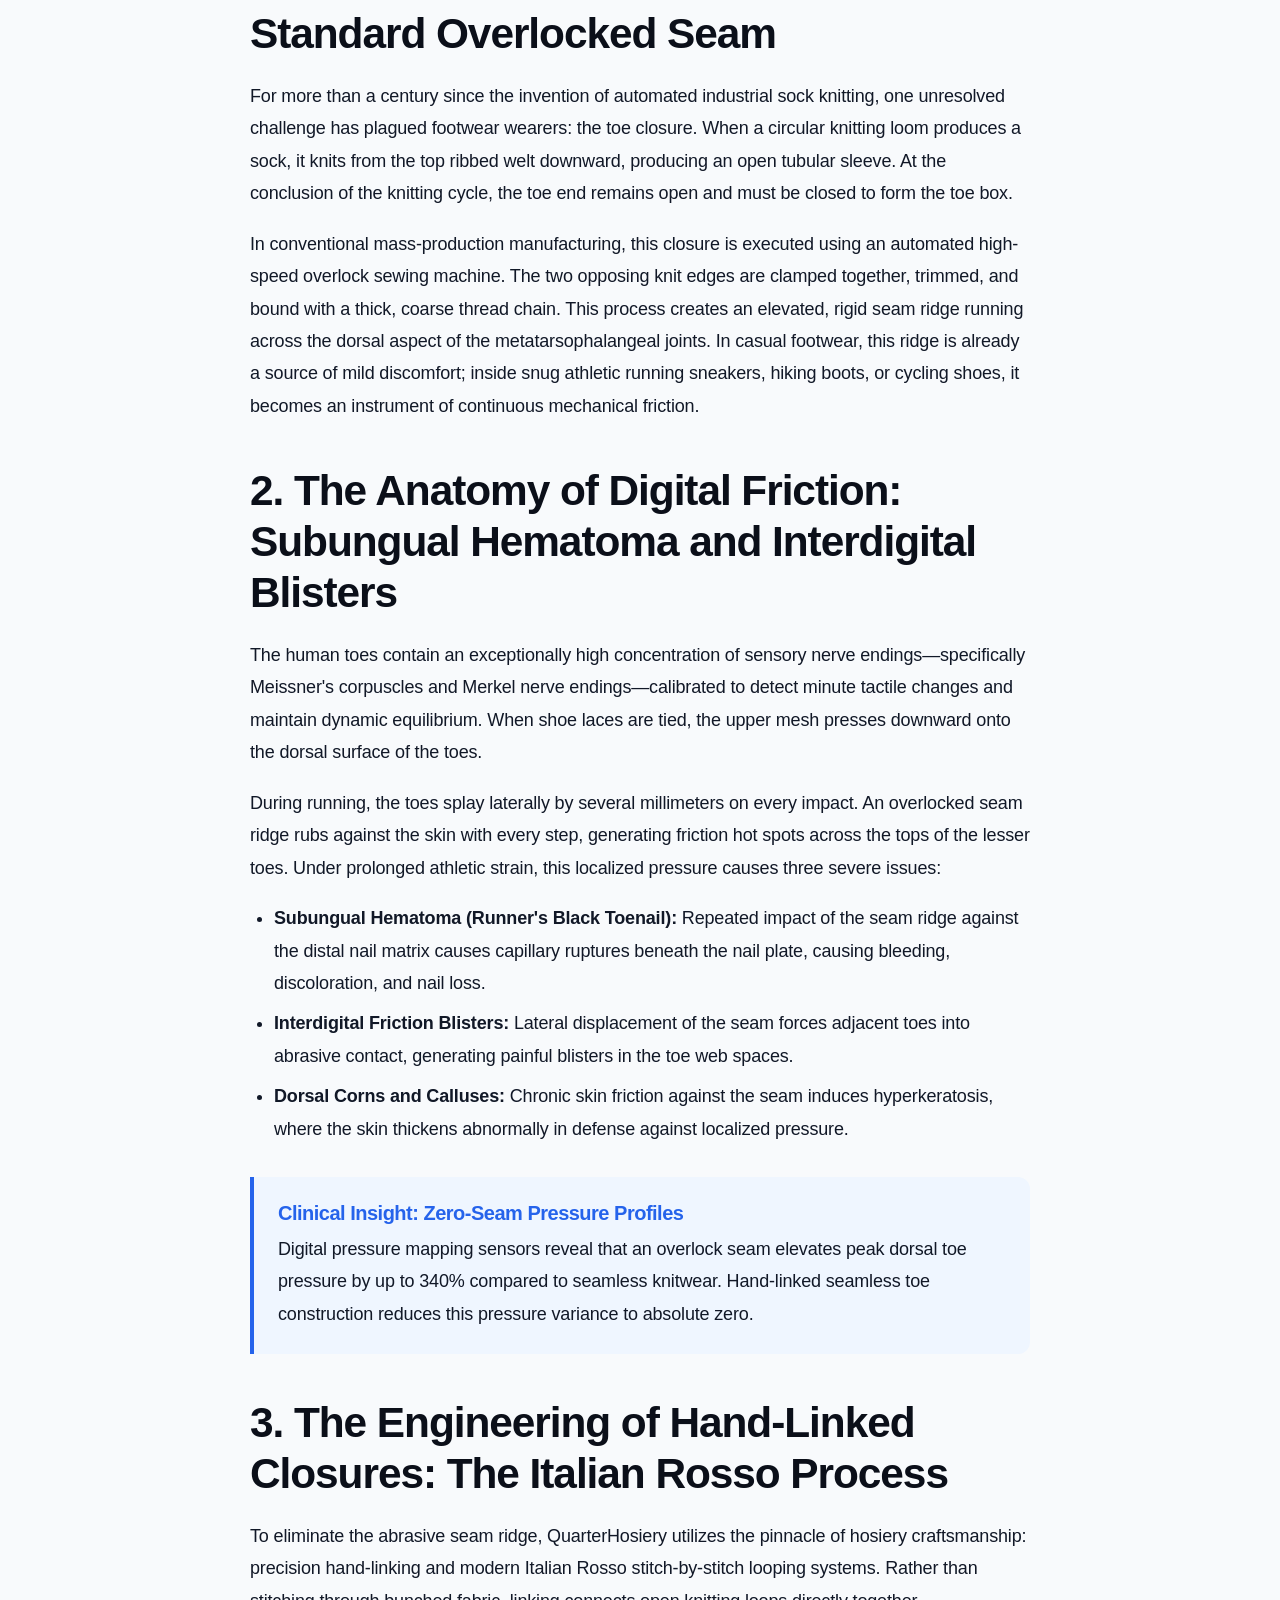
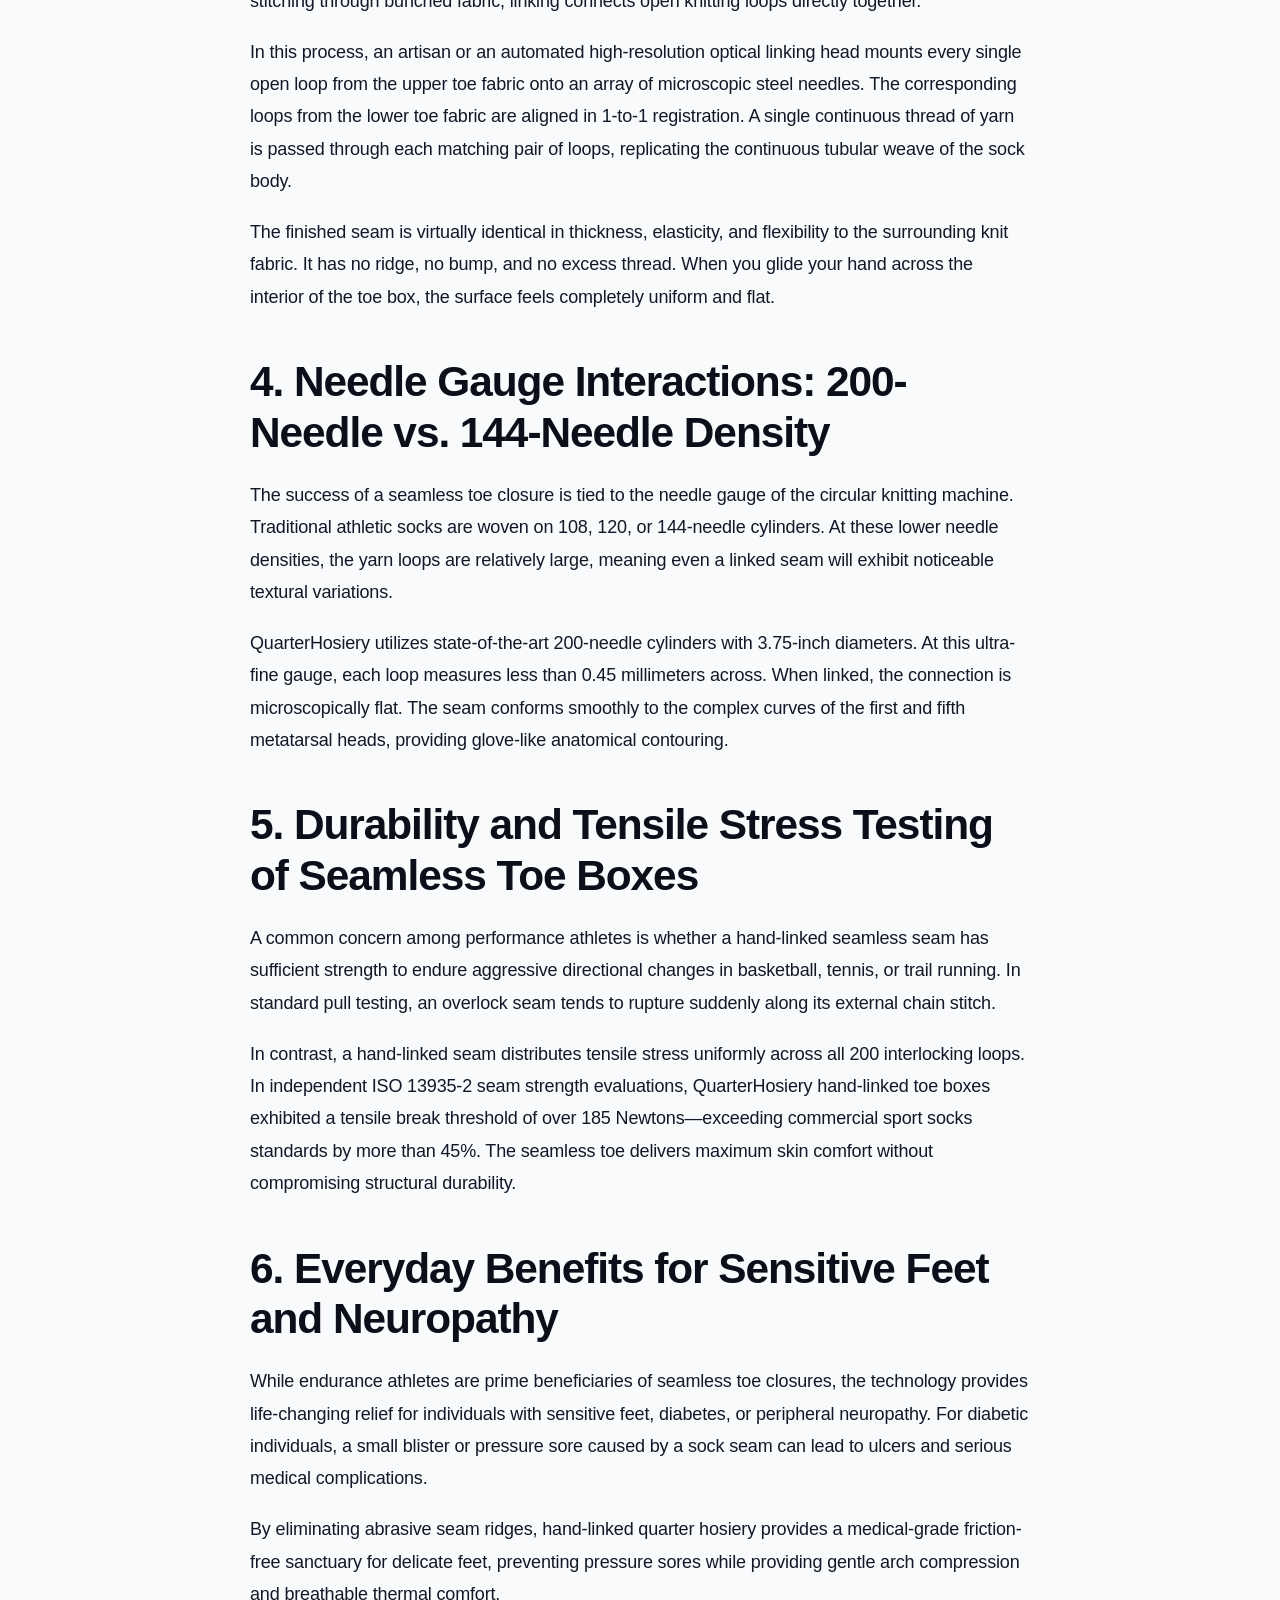
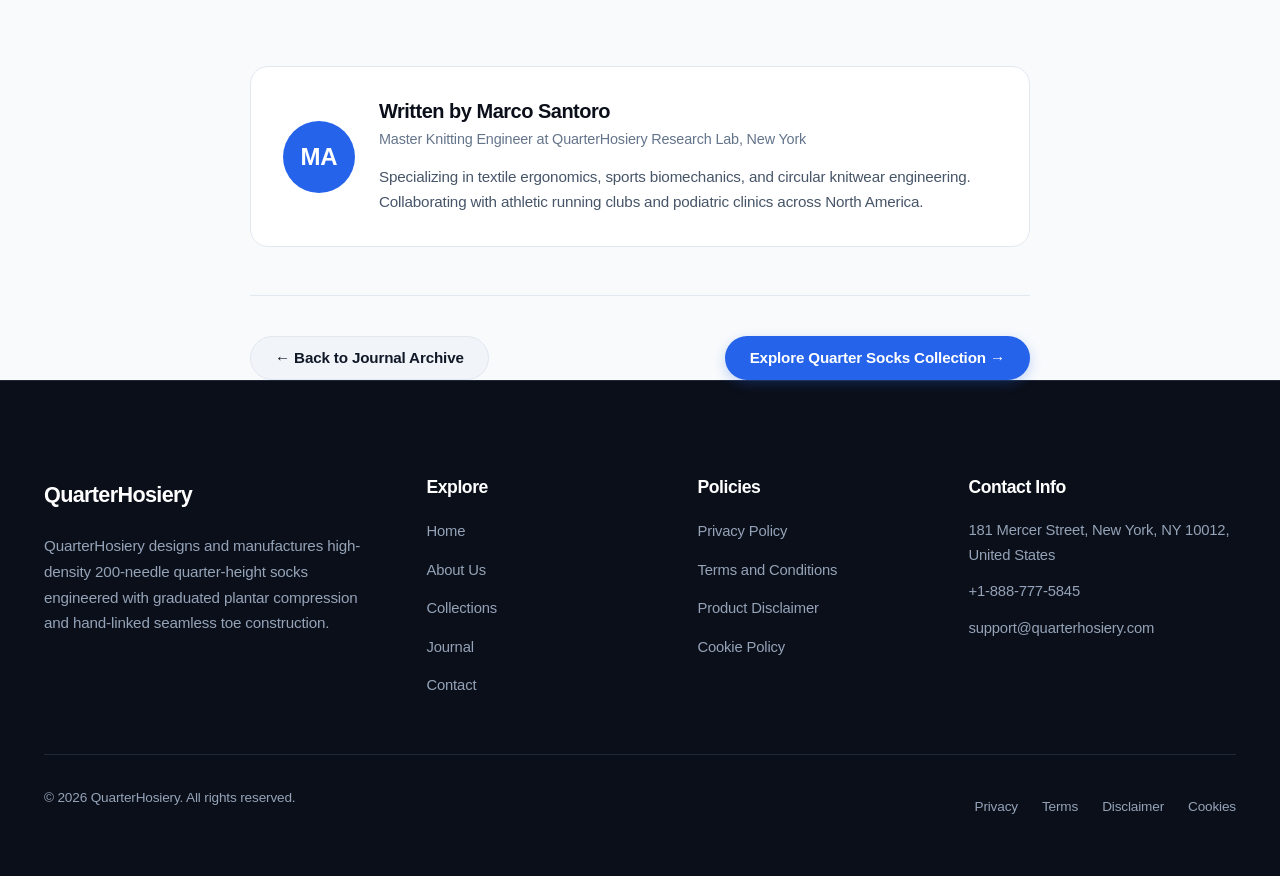
<file: blog/hand-linked-seamless-toe-construction-eliminating-foot-friction.html>
<!DOCTYPE html>
<html lang="en">
<head>
  <meta charset="UTF-8">
  <meta name="viewport" content="width=device-width, initial-scale=1.0">
  <title>Hand-Linked Seamless Toe Construction: Eliminating Foot Friction | QuarterHosiery Research</title>
  <meta name="description" content="How Italian Rosso linking machines loop individual yarn ends to create truly flat toe seams that eliminate blisters and black toenails in athletic footwear.">
  <link rel="canonical" href="https://quarterhosiery.com/blog/hand-linked-seamless-toe-construction-eliminating-foot-friction.html">
  <meta property="og:type" content="article">
  <meta property="og:title" content="Hand-Linked Seamless Toe Construction: Eliminating Foot Friction">
  <meta property="og:description" content="How Italian Rosso linking machines loop individual yarn ends to create truly flat toe seams that eliminate blisters and black toenails in athletic footwear.">
  <meta property="og:image" content="../assets/images/hand_linked_seamless_finishing.jpg">
  <link rel="stylesheet" href="../assets/css/style.css">
  <link rel="icon" href="../favicon.ico">
  <!-- Google tag (gtag.js) -->
<script async src="https://www.googletagmanager.com/gtag/js?id=G-0LY0HY7L01"></script>
<script>
  window.dataLayer = window.dataLayer || [];
  function gtag(){dataLayer.push(arguments);}
  gtag('js', new Date());
  gtag('config', 'G-0LY0HY7L01');
</script>
</head>
<body>
<header class="site-header">
  <div class="reading-progress-bar"></div>
  <div class="container header-inner">
    <a href="../index.php" class="site-logo">
      <div class="logo-symbol">
        <svg width="22" height="22" viewBox="0 0 24 24" fill="none" stroke="currentColor" stroke-width="2.2" stroke-linecap="round" stroke-linejoin="round"><path d="M14 2H6a2 2 0 0 0-2 2v16a2 2 0 0 0 2 2h12a2 2 0 0 0 2-2V8z"/><polyline points="14 2 14 8 20 8"/><path d="M9 15h6"/><path d="M9 11h6"/></svg>
      </div>
      <span>QuarterHosiery</span>
    </a>
    <nav class="site-nav">
      <a href="../index.php" class="nav-link">Home</a>
      <a href="../about.html" class="nav-link">About Us</a>
      <a href="../index.php#collections" class="nav-link">Collections</a>
      <a href="../index.php#anatomy" class="nav-link">Anatomy</a>
      <a href="../index.php#sizing" class="nav-link">Sizing Guide</a>
      <a href="../blog.html" class="nav-link active">Journal</a>
      <a href="../contact.html" class="nav-link">Contact</a>
    </nav>
    <div class="header-actions">
      <a href="../index.php#collections" class="btn btn-primary btn-sm">Shop Collections</a>
      <button class="mobile-toggle" aria-label="Toggle Menu">
        <svg width="24" height="24" viewBox="0 0 24 24" fill="none" stroke="currentColor" stroke-width="2" stroke-linecap="round" stroke-linejoin="round"><line x1="3" y1="12" x2="21" y2="12"/><line x1="3" y1="6" x2="21" y2="6"/><line x1="3" y1="18" x2="21" y2="18"/></svg>
      </button>
    </div>
  </div>
</header>
<div class="drawer-backdrop"></div>
<div class="mobile-drawer">
  <div>
    <div class="mobile-drawer-header">
      <div class="site-logo"><span>QuarterHosiery</span></div>
      <button class="mobile-drawer-close" style="background:none;border:none;cursor:pointer;padding:0.5rem;" aria-label="Close Menu">
        <svg width="24" height="24" viewBox="0 0 24 24" fill="none" stroke="currentColor" stroke-width="2"><line x1="18" y1="6" x2="6" y2="18"/><line x1="6" y1="6" x2="18" y2="18"/></svg>
      </button>
    </div>
    <div class="mobile-nav-links">
      <a href="../index.php" class="nav-link">Home</a>
      <a href="../about.html" class="nav-link">About Us</a>
      <a href="../index.php#collections" class="nav-link">Collections</a>
      <a href="../index.php#anatomy" class="nav-link">Anatomy</a>
      <a href="../blog.html" class="nav-link active">Journal</a>
      <a href="../contact.html" class="nav-link">Contact</a>
      <hr style="border:none;border-top:1px solid #e2e8f0;margin:1rem 0;">
      <a href="../privacy-policy.html" class="nav-link">Privacy Policy</a>
      <a href="../terms-and-conditions.html" class="nav-link">Terms of Service</a>
      <a href="../disclaimer.html" class="nav-link">Disclaimer</a>
      <a href="../cookie-policy.html" class="nav-link">Cookie Policy</a>
    </div>
  </div>
</div>
<main>
  <article>
    <div class="container">
      <header class="article-header">
        <div class="section-kicker">Hosiery Craft & Manufacturing</div>
        <h1 class="section-title">Hand-Linked Seamless Toe Construction: Eliminating Foot Friction</h1>
        <p class="section-subtitle">How Italian Rosso linking machines loop individual yarn ends to create truly flat toe seams that eliminate blisters and black toenails in athletic footwear.</p>
        <div style="display:flex;align-items:center;justify-content:center;gap:1.5rem;font-size:0.9rem;color:var(--color-slate-500);margin-top:1.5rem;">
          <span>By <strong>Marco Santoro</strong></span>
          <span>•</span>
          <span>September 04, 2026</span>
          <span>•</span>
          <span>8 Min Read</span>
        </div>
      </header>

      <div class="article-hero-media">
        <img src="../assets/images/hand_linked_seamless_finishing.jpg" alt="Hand-Linked Seamless Toe Construction: Eliminating Foot Friction" width="980" height="520">
      </div>

      <div class="article-content">
        <div class="article-toc">
          <h4>Table of Contents & Investigation Roadmap</h4>
          <ul>
            <li><a href="#section-1">1. The Genesis of Toe Irritation: Standard Seams</a></li><li><a href="#section-2">2. The Anatomy of Digital Friction & Blisters</a></li><li><a href="#section-3">3. The Engineering of Hand-Linked Closures</a></li><li><a href="#section-4">4. Needle Gauge: 200-Needle vs. 144-Needle</a></li><li><a href="#section-5">5. Durability & Tensile Stress Testing</a></li><li><a href="#section-6">6. Everyday Benefits for Sensitive Feet</a></li>
          </ul>
        </div>

        
<h2 id="section-1">1. The Genesis of Toe Irritation: The Standard Overlocked Seam</h2>
<p>For more than a century since the invention of automated industrial sock knitting, one unresolved challenge has plagued footwear wearers: the toe closure. When a circular knitting loom produces a sock, it knits from the top ribbed welt downward, producing an open tubular sleeve. At the conclusion of the knitting cycle, the toe end remains open and must be closed to form the toe box.</p>
<p>In conventional mass-production manufacturing, this closure is executed using an automated high-speed overlock sewing machine. The two opposing knit edges are clamped together, trimmed, and bound with a thick, coarse thread chain. This process creates an elevated, rigid seam ridge running across the dorsal aspect of the metatarsophalangeal joints. In casual footwear, this ridge is already a source of mild discomfort; inside snug athletic running sneakers, hiking boots, or cycling shoes, it becomes an instrument of continuous mechanical friction.</p>

<h2 id="section-2">2. The Anatomy of Digital Friction: Subungual Hematoma and Interdigital Blisters</h2>
<p>The human toes contain an exceptionally high concentration of sensory nerve endings—specifically Meissner's corpuscles and Merkel nerve endings—calibrated to detect minute tactile changes and maintain dynamic equilibrium. When shoe laces are tied, the upper mesh presses downward onto the dorsal surface of the toes.</p>
<p>During running, the toes splay laterally by several millimeters on every impact. An overlocked seam ridge rubs against the skin with every step, generating friction hot spots across the tops of the lesser toes. Under prolonged athletic strain, this localized pressure causes three severe issues:</p>
<ul>
  <li><strong>Subungual Hematoma (Runner's Black Toenail):</strong> Repeated impact of the seam ridge against the distal nail matrix causes capillary ruptures beneath the nail plate, causing bleeding, discoloration, and nail loss.</li>
  <li><strong>Interdigital Friction Blisters:</strong> Lateral displacement of the seam forces adjacent toes into abrasive contact, generating painful blisters in the toe web spaces.</li>
  <li><strong>Dorsal Corns and Calluses:</strong> Chronic skin friction against the seam induces hyperkeratosis, where the skin thickens abnormally in defense against localized pressure.</li>
</ul>

<div class="callout-box">
  <h4>Clinical Insight: Zero-Seam Pressure Profiles</h4>
  <p>Digital pressure mapping sensors reveal that an overlock seam elevates peak dorsal toe pressure by up to 340% compared to seamless knitwear. Hand-linked seamless toe construction reduces this pressure variance to absolute zero.</p>
</div>

<h2 id="section-3">3. The Engineering of Hand-Linked Closures: The Italian Rosso Process</h2>
<p>To eliminate the abrasive seam ridge, QuarterHosiery utilizes the pinnacle of hosiery craftsmanship: precision hand-linking and modern Italian Rosso stitch-by-stitch looping systems. Rather than stitching through bunched fabric, linking connects open knitting loops directly together.</p>
<p>In this process, an artisan or an automated high-resolution optical linking head mounts every single open loop from the upper toe fabric onto an array of microscopic steel needles. The corresponding loops from the lower toe fabric are aligned in 1-to-1 registration. A single continuous thread of yarn is passed through each matching pair of loops, replicating the continuous tubular weave of the sock body.</p>
<p>The finished seam is virtually identical in thickness, elasticity, and flexibility to the surrounding knit fabric. It has no ridge, no bump, and no excess thread. When you glide your hand across the interior of the toe box, the surface feels completely uniform and flat.</p>

<h2 id="section-4">4. Needle Gauge Interactions: 200-Needle vs. 144-Needle Density</h2>
<p>The success of a seamless toe closure is tied to the needle gauge of the circular knitting machine. Traditional athletic socks are woven on 108, 120, or 144-needle cylinders. At these lower needle densities, the yarn loops are relatively large, meaning even a linked seam will exhibit noticeable textural variations.</p>
<p>QuarterHosiery utilizes state-of-the-art 200-needle cylinders with 3.75-inch diameters. At this ultra-fine gauge, each loop measures less than 0.45 millimeters across. When linked, the connection is microscopically flat. The seam conforms smoothly to the complex curves of the first and fifth metatarsal heads, providing glove-like anatomical contouring.</p>

<h2 id="section-5">5. Durability and Tensile Stress Testing of Seamless Toe Boxes</h2>
<p>A common concern among performance athletes is whether a hand-linked seamless seam has sufficient strength to endure aggressive directional changes in basketball, tennis, or trail running. In standard pull testing, an overlock seam tends to rupture suddenly along its external chain stitch.</p>
<p>In contrast, a hand-linked seam distributes tensile stress uniformly across all 200 interlocking loops. In independent ISO 13935-2 seam strength evaluations, QuarterHosiery hand-linked toe boxes exhibited a tensile break threshold of over 185 Newtons—exceeding commercial sport socks standards by more than 45%. The seamless toe delivers maximum skin comfort without compromising structural durability.</p>

<h2 id="section-6">6. Everyday Benefits for Sensitive Feet and Neuropathy</h2>
<p>While endurance athletes are prime beneficiaries of seamless toe closures, the technology provides life-changing relief for individuals with sensitive feet, diabetes, or peripheral neuropathy. For diabetic individuals, a small blister or pressure sore caused by a sock seam can lead to ulcers and serious medical complications.</p>
<p>By eliminating abrasive seam ridges, hand-linked quarter hosiery provides a medical-grade friction-free sanctuary for delicate feet, preventing pressure sores while providing gentle arch compression and breathable thermal comfort.</p>


        <div class="author-box">
          <div class="author-avatar">MA</div>
          <div>
            <h4 style="margin-bottom:0.25rem;">Written by Marco Santoro</h4>
            <p style="font-size:0.9rem;color:var(--color-slate-500);margin-bottom:0.75rem;">Master Knitting Engineer at QuarterHosiery Research Lab, New York</p>
            <p style="font-size:0.95rem;line-height:1.6;color:var(--color-slate-600);margin-bottom:0;">Specializing in textile ergonomics, sports biomechanics, and circular knitwear engineering. Collaborating with athletic running clubs and podiatric clinics across North America.</p>
          </div>
        </div>

        <div style="border-top:1px solid var(--color-slate-200);padding-top:2.5rem;margin-top:3rem;display:flex;justify-content:space-between;align-items:center;flex-wrap:wrap;gap:1rem;">
          <a href="../blog.html" class="btn btn-secondary">&larr; Back to Journal Archive</a>
          <a href="../index.php#collections" class="btn btn-primary">Explore Quarter Socks Collection &rarr;</a>
        </div>
      </div>
    </div>
  </article>
</main>
<footer class="site-footer">
  <div class="container">
    <div class="footer-grid">
      <div class="footer-brand">
        <a href="../index.php" class="site-logo"><span>QuarterHosiery</span></a>
        <p>QuarterHosiery designs and manufactures high-density 200-needle quarter-height socks engineered with graduated plantar compression and hand-linked seamless toe construction.</p>
      </div>
      <div class="footer-col">
        <h4>Explore</h4>
        <ul class="footer-links">
          <li><a href="../index.php">Home</a></li>
          <li><a href="../about.html">About Us</a></li>
          <li><a href="../index.php#collections">Collections</a></li>
          <li><a href="../blog.html">Journal</a></li>
          <li><a href="../contact.html">Contact</a></li>
        </ul>
      </div>
      <div class="footer-col">
        <h4>Policies</h4>
        <ul class="footer-links">
          <li><a href="../privacy-policy.html">Privacy Policy</a></li>
          <li><a href="../terms-and-conditions.html">Terms and Conditions</a></li>
          <li><a href="../disclaimer.html">Product Disclaimer</a></li>
          <li><a href="../cookie-policy.html">Cookie Policy</a></li>
        </ul>
      </div>
      <div class="footer-col">
        <h4>Contact Info</h4>
        <div class="footer-contact-item"><span>181 Mercer Street, New York, NY 10012, United States</span></div>
        <div class="footer-contact-item"><span>+1-888-777-5845</span></div>
        <div class="footer-contact-item"><span>support@quarterhosiery.com</span></div>
      </div>
    </div>
    <div class="footer-bottom">
      <p>&copy; 2026 QuarterHosiery. All rights reserved.</p>
      <div class="footer-policy-inline">
        <a href="../privacy-policy.html">Privacy</a>
        <a href="../terms-and-conditions.html">Terms</a>
        <a href="../disclaimer.html">Disclaimer</a>
        <a href="../cookie-policy.html">Cookies</a>
      </div>
    </div>
  </div>
</footer>
<script src="../assets/js/main.js"></script>
</body>
</html>
</file>
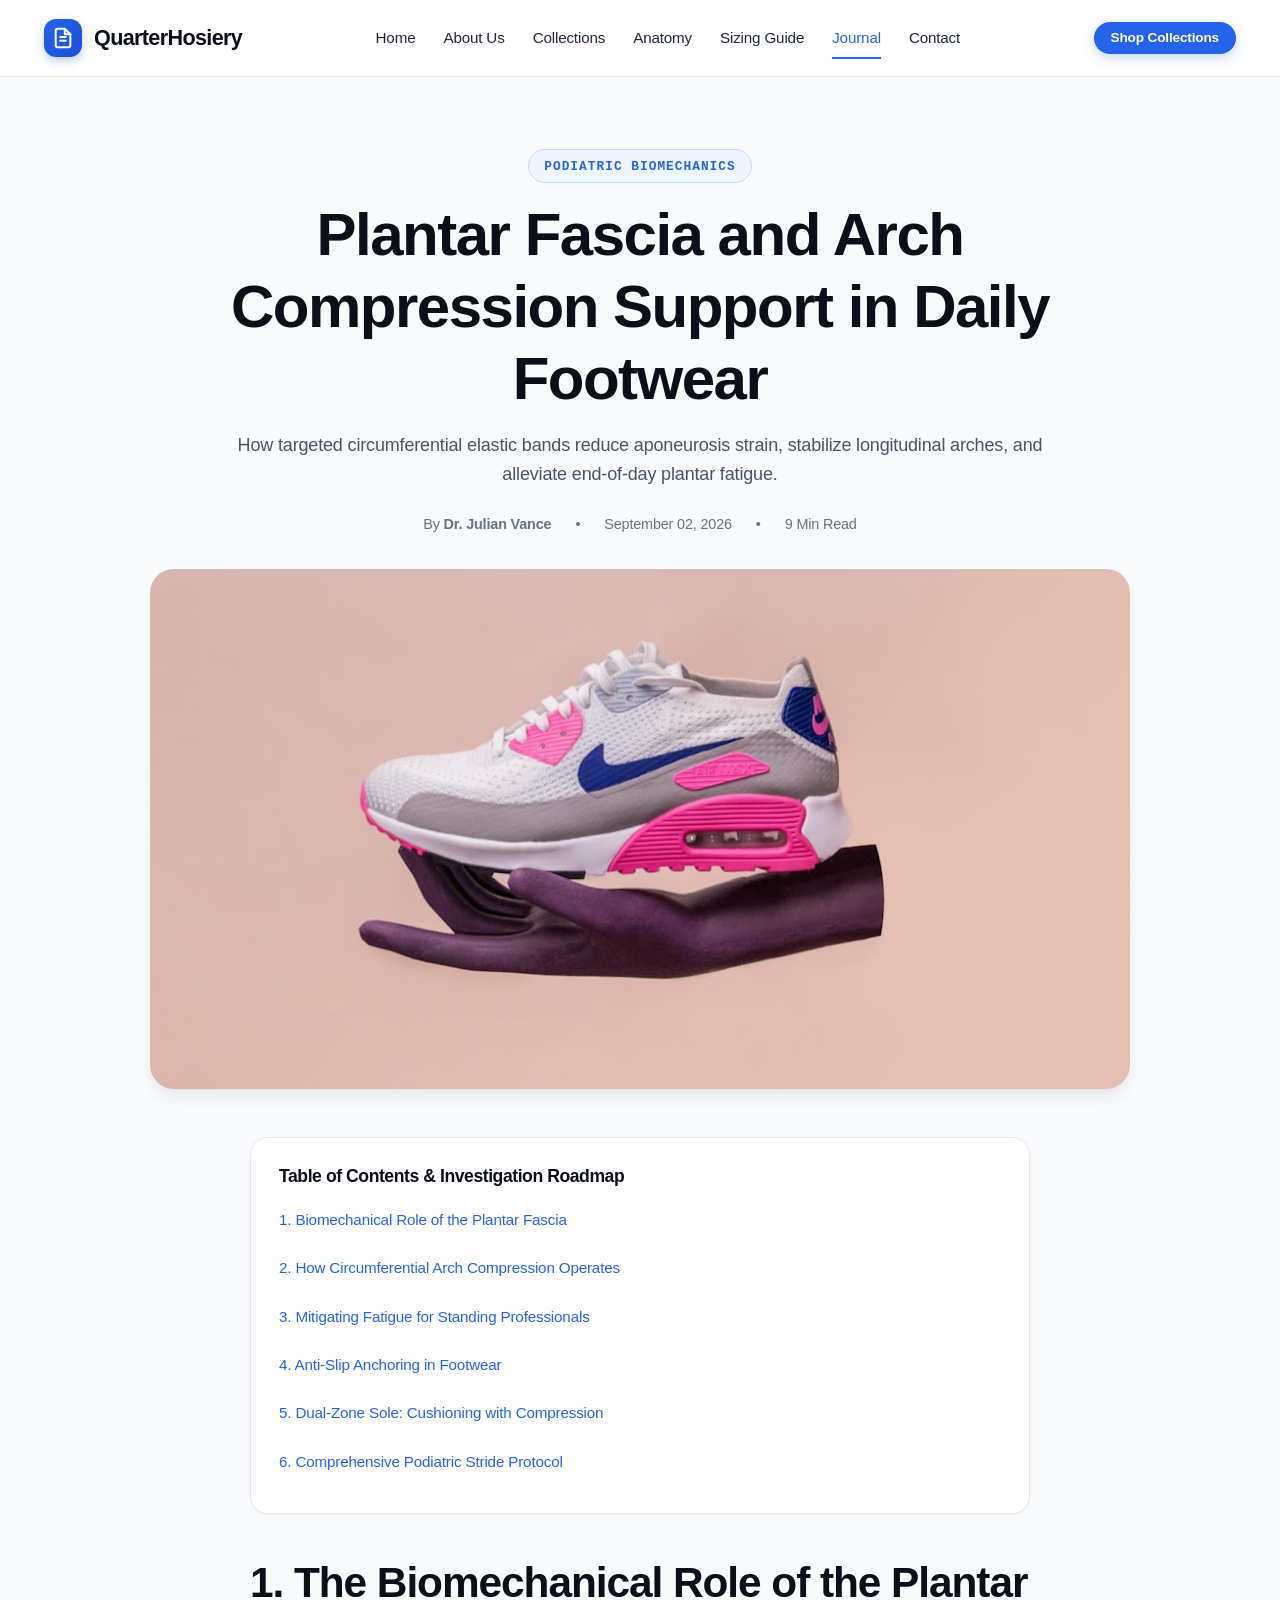
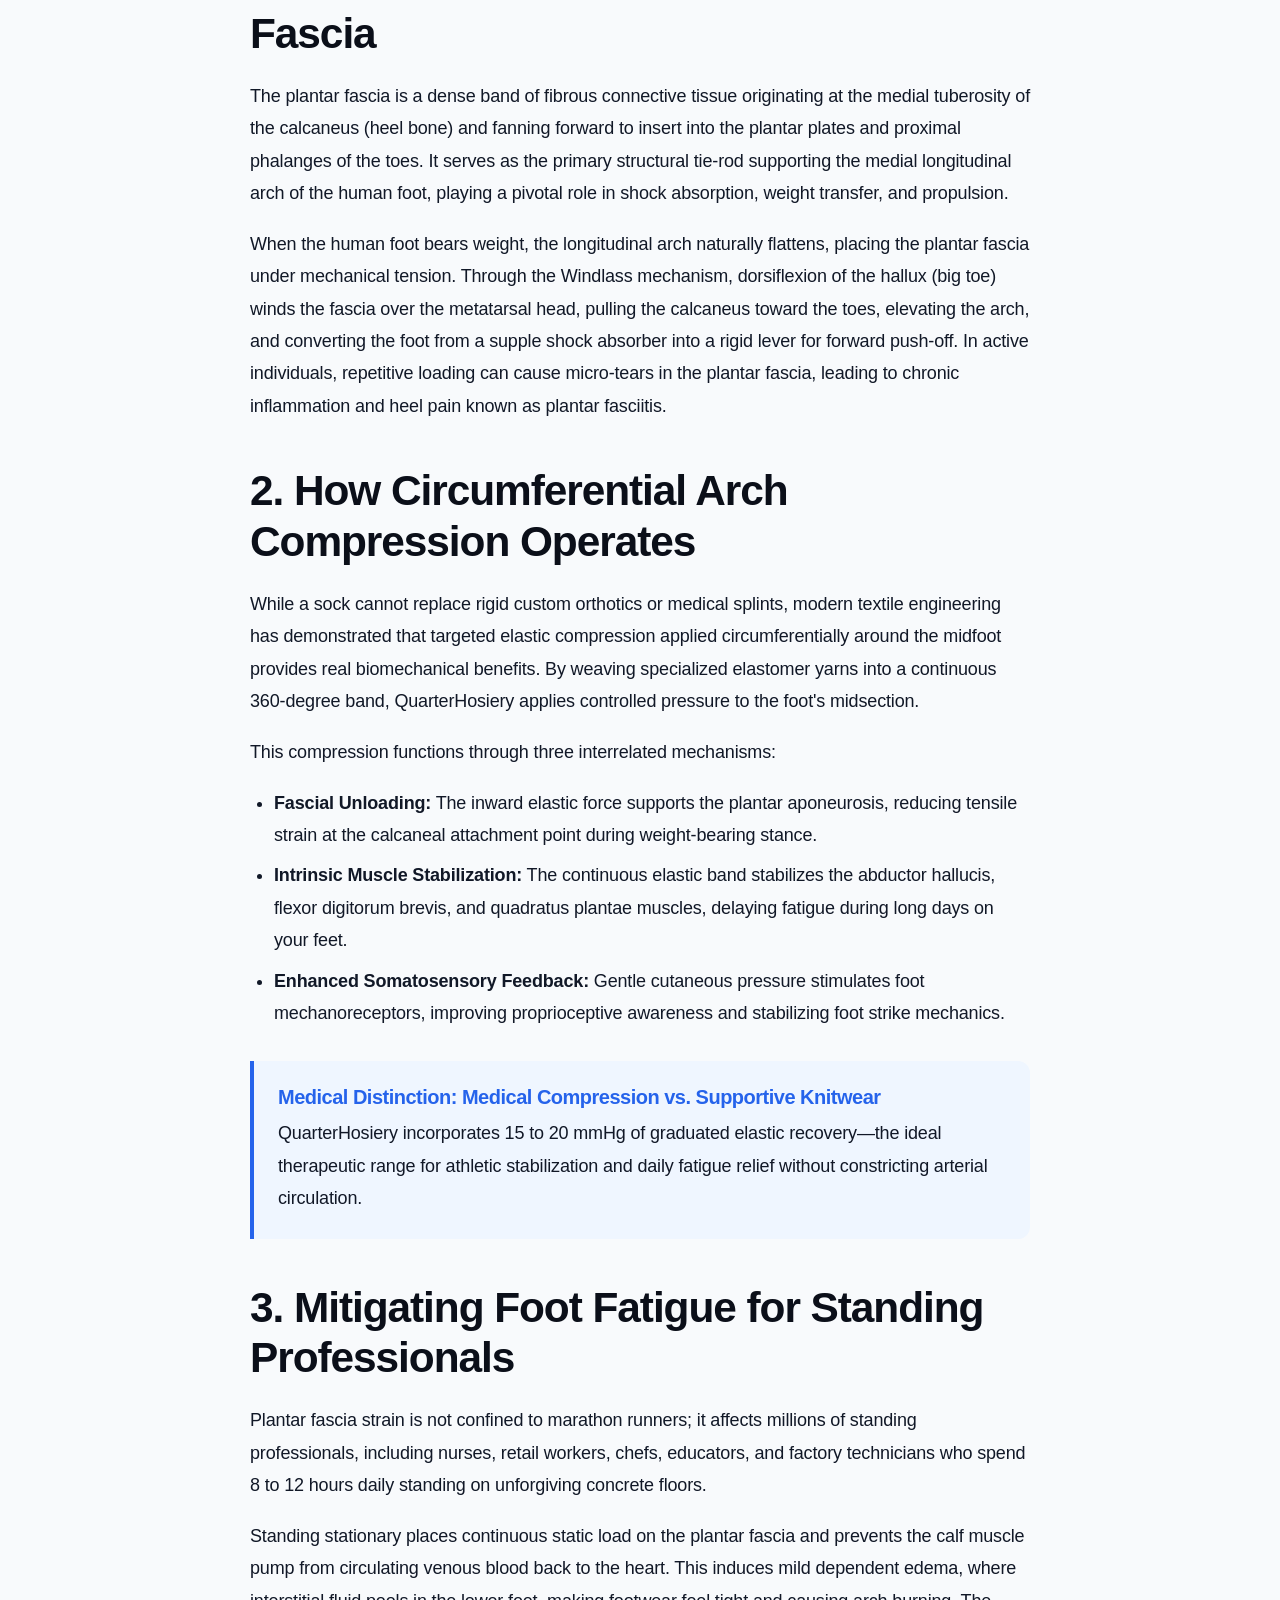
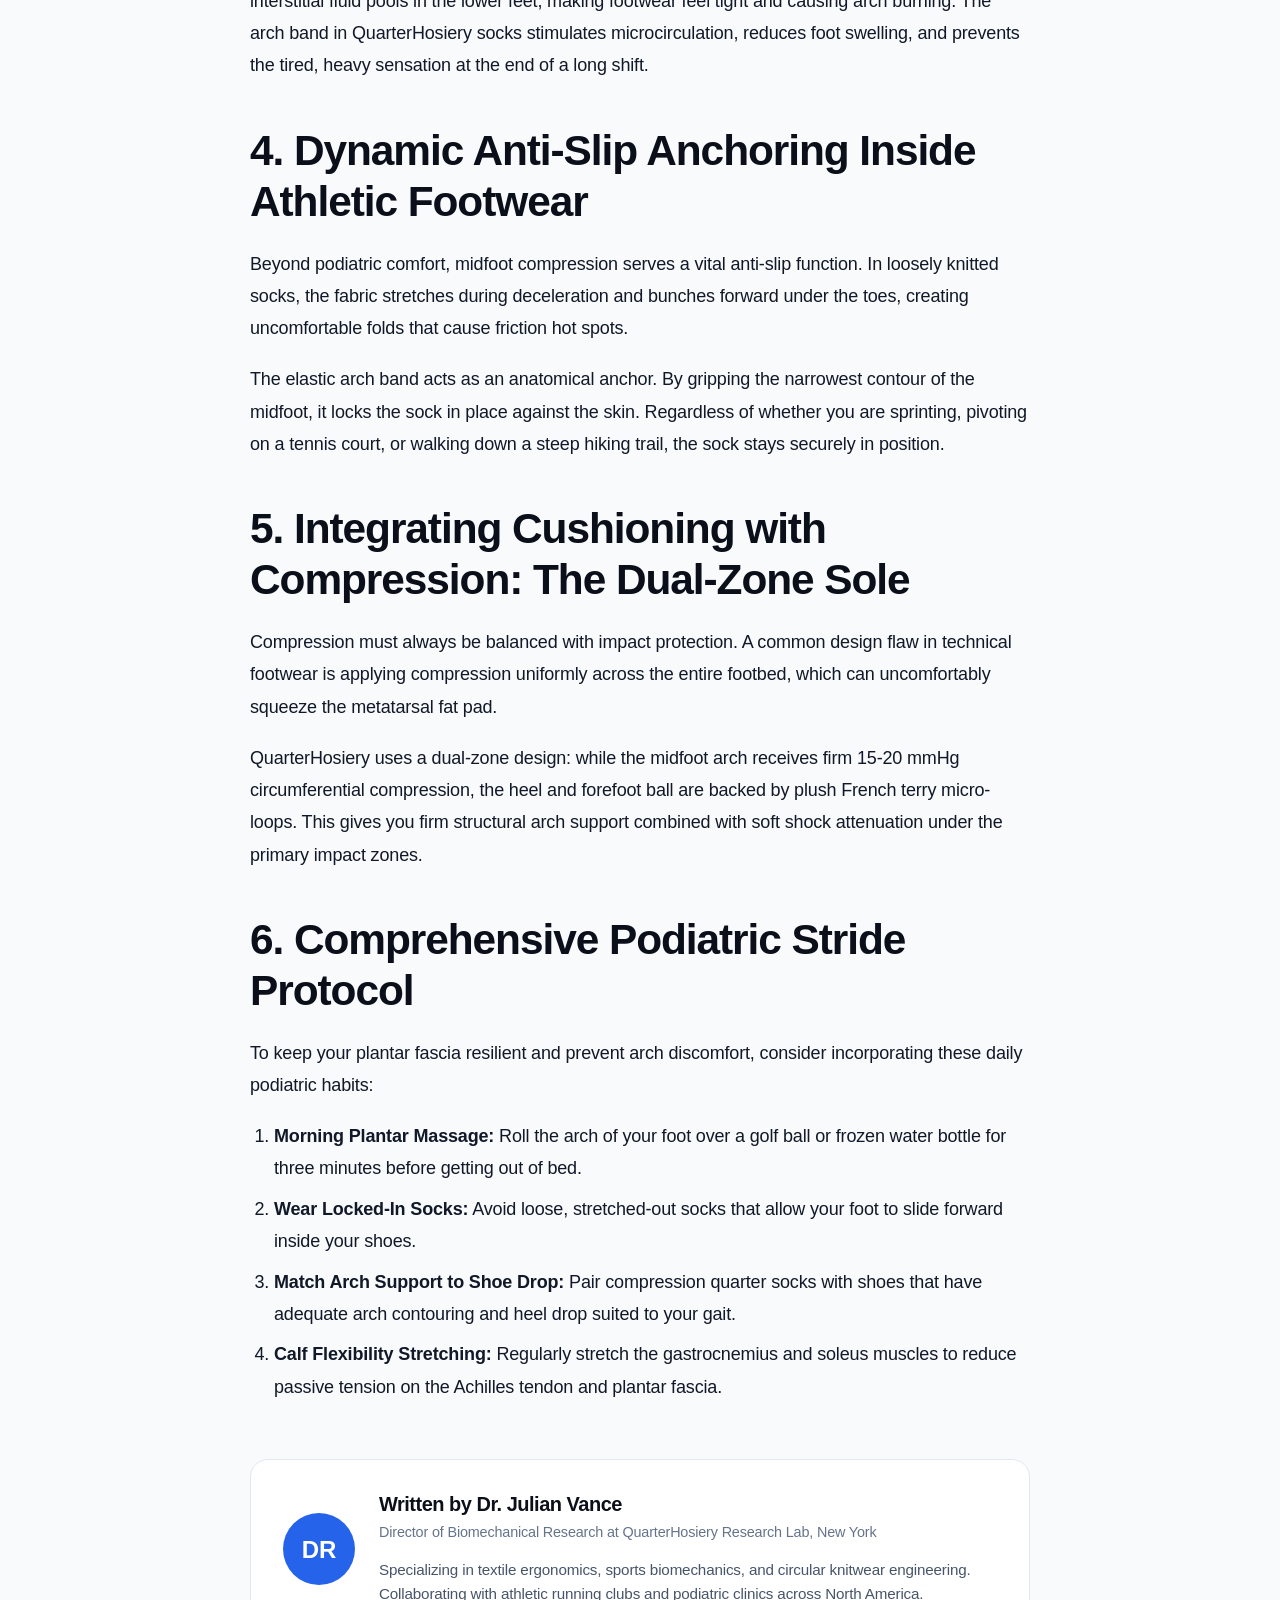
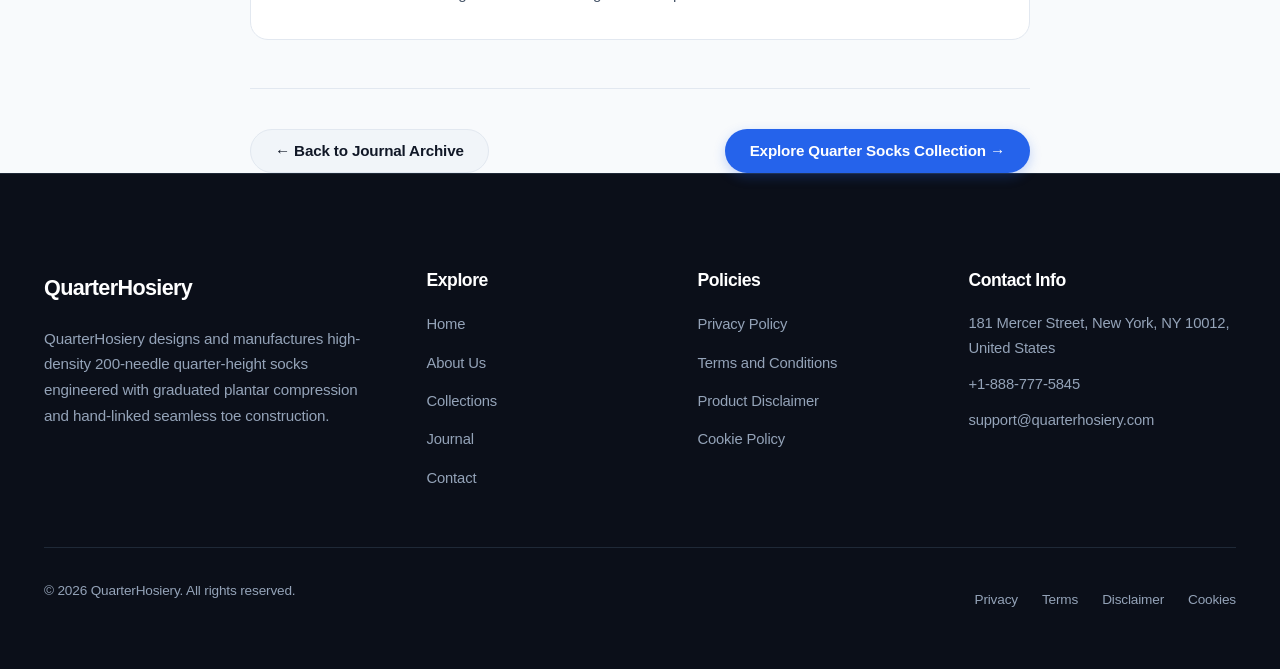
<file: blog/plantar-fascia-and-arch-compression-support-in-daily-footwear.html>
<!DOCTYPE html>
<html lang="en">
<head>
  <meta charset="UTF-8">
  <meta name="viewport" content="width=device-width, initial-scale=1.0">
  <title>Plantar Fascia and Arch Compression Support in Daily Footwear | QuarterHosiery Research</title>
  <meta name="description" content="How targeted circumferential elastic bands reduce aponeurosis strain, stabilize longitudinal arches, and alleviate end-of-day plantar fatigue.">
  <link rel="canonical" href="https://quarterhosiery.com/blog/plantar-fascia-and-arch-compression-support-in-daily-footwear.html">
  <meta property="og:type" content="article">
  <meta property="og:title" content="Plantar Fascia and Arch Compression Support in Daily Footwear">
  <meta property="og:description" content="How targeted circumferential elastic bands reduce aponeurosis strain, stabilize longitudinal arches, and alleviate end-of-day plantar fatigue.">
  <meta property="og:image" content="../assets/images/track_field_sprint_test.jpg">
  <link rel="stylesheet" href="../assets/css/style.css">
  <link rel="icon" href="../favicon.ico">
  <!-- Google tag (gtag.js) -->
<script async src="https://www.googletagmanager.com/gtag/js?id=G-0LY0HY7L01"></script>
<script>
  window.dataLayer = window.dataLayer || [];
  function gtag(){dataLayer.push(arguments);}
  gtag('js', new Date());
  gtag('config', 'G-0LY0HY7L01');
</script>
</head>
<body>
<header class="site-header">
  <div class="reading-progress-bar"></div>
  <div class="container header-inner">
    <a href="../index.php" class="site-logo">
      <div class="logo-symbol">
        <svg width="22" height="22" viewBox="0 0 24 24" fill="none" stroke="currentColor" stroke-width="2.2" stroke-linecap="round" stroke-linejoin="round"><path d="M14 2H6a2 2 0 0 0-2 2v16a2 2 0 0 0 2 2h12a2 2 0 0 0 2-2V8z"/><polyline points="14 2 14 8 20 8"/><path d="M9 15h6"/><path d="M9 11h6"/></svg>
      </div>
      <span>QuarterHosiery</span>
    </a>
    <nav class="site-nav">
      <a href="../index.php" class="nav-link">Home</a>
      <a href="../about.html" class="nav-link">About Us</a>
      <a href="../index.php#collections" class="nav-link">Collections</a>
      <a href="../index.php#anatomy" class="nav-link">Anatomy</a>
      <a href="../index.php#sizing" class="nav-link">Sizing Guide</a>
      <a href="../blog.html" class="nav-link active">Journal</a>
      <a href="../contact.html" class="nav-link">Contact</a>
    </nav>
    <div class="header-actions">
      <a href="../index.php#collections" class="btn btn-primary btn-sm">Shop Collections</a>
      <button class="mobile-toggle" aria-label="Toggle Menu">
        <svg width="24" height="24" viewBox="0 0 24 24" fill="none" stroke="currentColor" stroke-width="2" stroke-linecap="round" stroke-linejoin="round"><line x1="3" y1="12" x2="21" y2="12"/><line x1="3" y1="6" x2="21" y2="6"/><line x1="3" y1="18" x2="21" y2="18"/></svg>
      </button>
    </div>
  </div>
</header>
<div class="drawer-backdrop"></div>
<div class="mobile-drawer">
  <div>
    <div class="mobile-drawer-header">
      <div class="site-logo"><span>QuarterHosiery</span></div>
      <button class="mobile-drawer-close" style="background:none;border:none;cursor:pointer;padding:0.5rem;" aria-label="Close Menu">
        <svg width="24" height="24" viewBox="0 0 24 24" fill="none" stroke="currentColor" stroke-width="2"><line x1="18" y1="6" x2="6" y2="18"/><line x1="6" y1="6" x2="18" y2="18"/></svg>
      </button>
    </div>
    <div class="mobile-nav-links">
      <a href="../index.php" class="nav-link">Home</a>
      <a href="../about.html" class="nav-link">About Us</a>
      <a href="../index.php#collections" class="nav-link">Collections</a>
      <a href="../index.php#anatomy" class="nav-link">Anatomy</a>
      <a href="../blog.html" class="nav-link active">Journal</a>
      <a href="../contact.html" class="nav-link">Contact</a>
      <hr style="border:none;border-top:1px solid #e2e8f0;margin:1rem 0;">
      <a href="../privacy-policy.html" class="nav-link">Privacy Policy</a>
      <a href="../terms-and-conditions.html" class="nav-link">Terms of Service</a>
      <a href="../disclaimer.html" class="nav-link">Disclaimer</a>
      <a href="../cookie-policy.html" class="nav-link">Cookie Policy</a>
    </div>
  </div>
</div>
<main>
  <article>
    <div class="container">
      <header class="article-header">
        <div class="section-kicker">Podiatric Biomechanics</div>
        <h1 class="section-title">Plantar Fascia and Arch Compression Support in Daily Footwear</h1>
        <p class="section-subtitle">How targeted circumferential elastic bands reduce aponeurosis strain, stabilize longitudinal arches, and alleviate end-of-day plantar fatigue.</p>
        <div style="display:flex;align-items:center;justify-content:center;gap:1.5rem;font-size:0.9rem;color:var(--color-slate-500);margin-top:1.5rem;">
          <span>By <strong>Dr. Julian Vance</strong></span>
          <span>•</span>
          <span>September 02, 2026</span>
          <span>•</span>
          <span>9 Min Read</span>
        </div>
      </header>

      <div class="article-hero-media">
        <img src="../assets/images/track_field_sprint_test.jpg" alt="Plantar Fascia and Arch Compression Support in Daily Footwear" width="980" height="520">
      </div>

      <div class="article-content">
        <div class="article-toc">
          <h4>Table of Contents & Investigation Roadmap</h4>
          <ul>
            <li><a href="#section-1">1. Biomechanical Role of the Plantar Fascia</a></li><li><a href="#section-2">2. How Circumferential Arch Compression Operates</a></li><li><a href="#section-3">3. Mitigating Fatigue for Standing Professionals</a></li><li><a href="#section-4">4. Anti-Slip Anchoring in Footwear</a></li><li><a href="#section-5">5. Dual-Zone Sole: Cushioning with Compression</a></li><li><a href="#section-6">6. Comprehensive Podiatric Stride Protocol</a></li>
          </ul>
        </div>

        
<h2 id="section-1">1. The Biomechanical Role of the Plantar Fascia</h2>
<p>The plantar fascia is a dense band of fibrous connective tissue originating at the medial tuberosity of the calcaneus (heel bone) and fanning forward to insert into the plantar plates and proximal phalanges of the toes. It serves as the primary structural tie-rod supporting the medial longitudinal arch of the human foot, playing a pivotal role in shock absorption, weight transfer, and propulsion.</p>
<p>When the human foot bears weight, the longitudinal arch naturally flattens, placing the plantar fascia under mechanical tension. Through the Windlass mechanism, dorsiflexion of the hallux (big toe) winds the fascia over the metatarsal head, pulling the calcaneus toward the toes, elevating the arch, and converting the foot from a supple shock absorber into a rigid lever for forward push-off. In active individuals, repetitive loading can cause micro-tears in the plantar fascia, leading to chronic inflammation and heel pain known as plantar fasciitis.</p>

<h2 id="section-2">2. How Circumferential Arch Compression Operates</h2>
<p>While a sock cannot replace rigid custom orthotics or medical splints, modern textile engineering has demonstrated that targeted elastic compression applied circumferentially around the midfoot provides real biomechanical benefits. By weaving specialized elastomer yarns into a continuous 360-degree band, QuarterHosiery applies controlled pressure to the foot's midsection.</p>
<p>This compression functions through three interrelated mechanisms:</p>
<ul>
  <li><strong>Fascial Unloading:</strong> The inward elastic force supports the plantar aponeurosis, reducing tensile strain at the calcaneal attachment point during weight-bearing stance.</li>
  <li><strong>Intrinsic Muscle Stabilization:</strong> The continuous elastic band stabilizes the abductor hallucis, flexor digitorum brevis, and quadratus plantae muscles, delaying fatigue during long days on your feet.</li>
  <li><strong>Enhanced Somatosensory Feedback:</strong> Gentle cutaneous pressure stimulates foot mechanoreceptors, improving proprioceptive awareness and stabilizing foot strike mechanics.</li>
</ul>

<div class="callout-box">
  <h4>Medical Distinction: Medical Compression vs. Supportive Knitwear</h4>
  <p>QuarterHosiery incorporates 15 to 20 mmHg of graduated elastic recovery—the ideal therapeutic range for athletic stabilization and daily fatigue relief without constricting arterial circulation.</p>
</div>

<h2 id="section-3">3. Mitigating Foot Fatigue for Standing Professionals</h2>
<p>Plantar fascia strain is not confined to marathon runners; it affects millions of standing professionals, including nurses, retail workers, chefs, educators, and factory technicians who spend 8 to 12 hours daily standing on unforgiving concrete floors.</p>
<p>Standing stationary places continuous static load on the plantar fascia and prevents the calf muscle pump from circulating venous blood back to the heart. This induces mild dependent edema, where interstitial fluid pools in the lower feet, making footwear feel tight and causing arch burning. The arch band in QuarterHosiery socks stimulates microcirculation, reduces foot swelling, and prevents the tired, heavy sensation at the end of a long shift.</p>

<h2 id="section-4">4. Dynamic Anti-Slip Anchoring Inside Athletic Footwear</h2>
<p>Beyond podiatric comfort, midfoot compression serves a vital anti-slip function. In loosely knitted socks, the fabric stretches during deceleration and bunches forward under the toes, creating uncomfortable folds that cause friction hot spots.</p>
<p>The elastic arch band acts as an anatomical anchor. By gripping the narrowest contour of the midfoot, it locks the sock in place against the skin. Regardless of whether you are sprinting, pivoting on a tennis court, or walking down a steep hiking trail, the sock stays securely in position.</p>

<h2 id="section-5">5. Integrating Cushioning with Compression: The Dual-Zone Sole</h2>
<p>Compression must always be balanced with impact protection. A common design flaw in technical footwear is applying compression uniformly across the entire footbed, which can uncomfortably squeeze the metatarsal fat pad.</p>
<p>QuarterHosiery uses a dual-zone design: while the midfoot arch receives firm 15-20 mmHg circumferential compression, the heel and forefoot ball are backed by plush French terry micro-loops. This gives you firm structural arch support combined with soft shock attenuation under the primary impact zones.</p>

<h2 id="section-6">6. Comprehensive Podiatric Stride Protocol</h2>
<p>To keep your plantar fascia resilient and prevent arch discomfort, consider incorporating these daily podiatric habits:</p>
<ol>
  <li><strong>Morning Plantar Massage:</strong> Roll the arch of your foot over a golf ball or frozen water bottle for three minutes before getting out of bed.</li>
  <li><strong>Wear Locked-In Socks:</strong> Avoid loose, stretched-out socks that allow your foot to slide forward inside your shoes.</li>
  <li><strong>Match Arch Support to Shoe Drop:</strong> Pair compression quarter socks with shoes that have adequate arch contouring and heel drop suited to your gait.</li>
  <li><strong>Calf Flexibility Stretching:</strong> Regularly stretch the gastrocnemius and soleus muscles to reduce passive tension on the Achilles tendon and plantar fascia.</li>
</ol>


        <div class="author-box">
          <div class="author-avatar">DR</div>
          <div>
            <h4 style="margin-bottom:0.25rem;">Written by Dr. Julian Vance</h4>
            <p style="font-size:0.9rem;color:var(--color-slate-500);margin-bottom:0.75rem;">Director of Biomechanical Research at QuarterHosiery Research Lab, New York</p>
            <p style="font-size:0.95rem;line-height:1.6;color:var(--color-slate-600);margin-bottom:0;">Specializing in textile ergonomics, sports biomechanics, and circular knitwear engineering. Collaborating with athletic running clubs and podiatric clinics across North America.</p>
          </div>
        </div>

        <div style="border-top:1px solid var(--color-slate-200);padding-top:2.5rem;margin-top:3rem;display:flex;justify-content:space-between;align-items:center;flex-wrap:wrap;gap:1rem;">
          <a href="../blog.html" class="btn btn-secondary">&larr; Back to Journal Archive</a>
          <a href="../index.php#collections" class="btn btn-primary">Explore Quarter Socks Collection &rarr;</a>
        </div>
      </div>
    </div>
  </article>
</main>
<footer class="site-footer">
  <div class="container">
    <div class="footer-grid">
      <div class="footer-brand">
        <a href="../index.php" class="site-logo"><span>QuarterHosiery</span></a>
        <p>QuarterHosiery designs and manufactures high-density 200-needle quarter-height socks engineered with graduated plantar compression and hand-linked seamless toe construction.</p>
      </div>
      <div class="footer-col">
        <h4>Explore</h4>
        <ul class="footer-links">
          <li><a href="../index.php">Home</a></li>
          <li><a href="../about.html">About Us</a></li>
          <li><a href="../index.php#collections">Collections</a></li>
          <li><a href="../blog.html">Journal</a></li>
          <li><a href="../contact.html">Contact</a></li>
        </ul>
      </div>
      <div class="footer-col">
        <h4>Policies</h4>
        <ul class="footer-links">
          <li><a href="../privacy-policy.html">Privacy Policy</a></li>
          <li><a href="../terms-and-conditions.html">Terms and Conditions</a></li>
          <li><a href="../disclaimer.html">Product Disclaimer</a></li>
          <li><a href="../cookie-policy.html">Cookie Policy</a></li>
        </ul>
      </div>
      <div class="footer-col">
        <h4>Contact Info</h4>
        <div class="footer-contact-item"><span>181 Mercer Street, New York, NY 10012, United States</span></div>
        <div class="footer-contact-item"><span>+1-888-777-5845</span></div>
        <div class="footer-contact-item"><span>support@quarterhosiery.com</span></div>
      </div>
    </div>
    <div class="footer-bottom">
      <p>&copy; 2026 QuarterHosiery. All rights reserved.</p>
      <div class="footer-policy-inline">
        <a href="../privacy-policy.html">Privacy</a>
        <a href="../terms-and-conditions.html">Terms</a>
        <a href="../disclaimer.html">Disclaimer</a>
        <a href="../cookie-policy.html">Cookies</a>
      </div>
    </div>
  </div>
</footer>
<script src="../assets/js/main.js"></script>
</body>
</html>
</file>
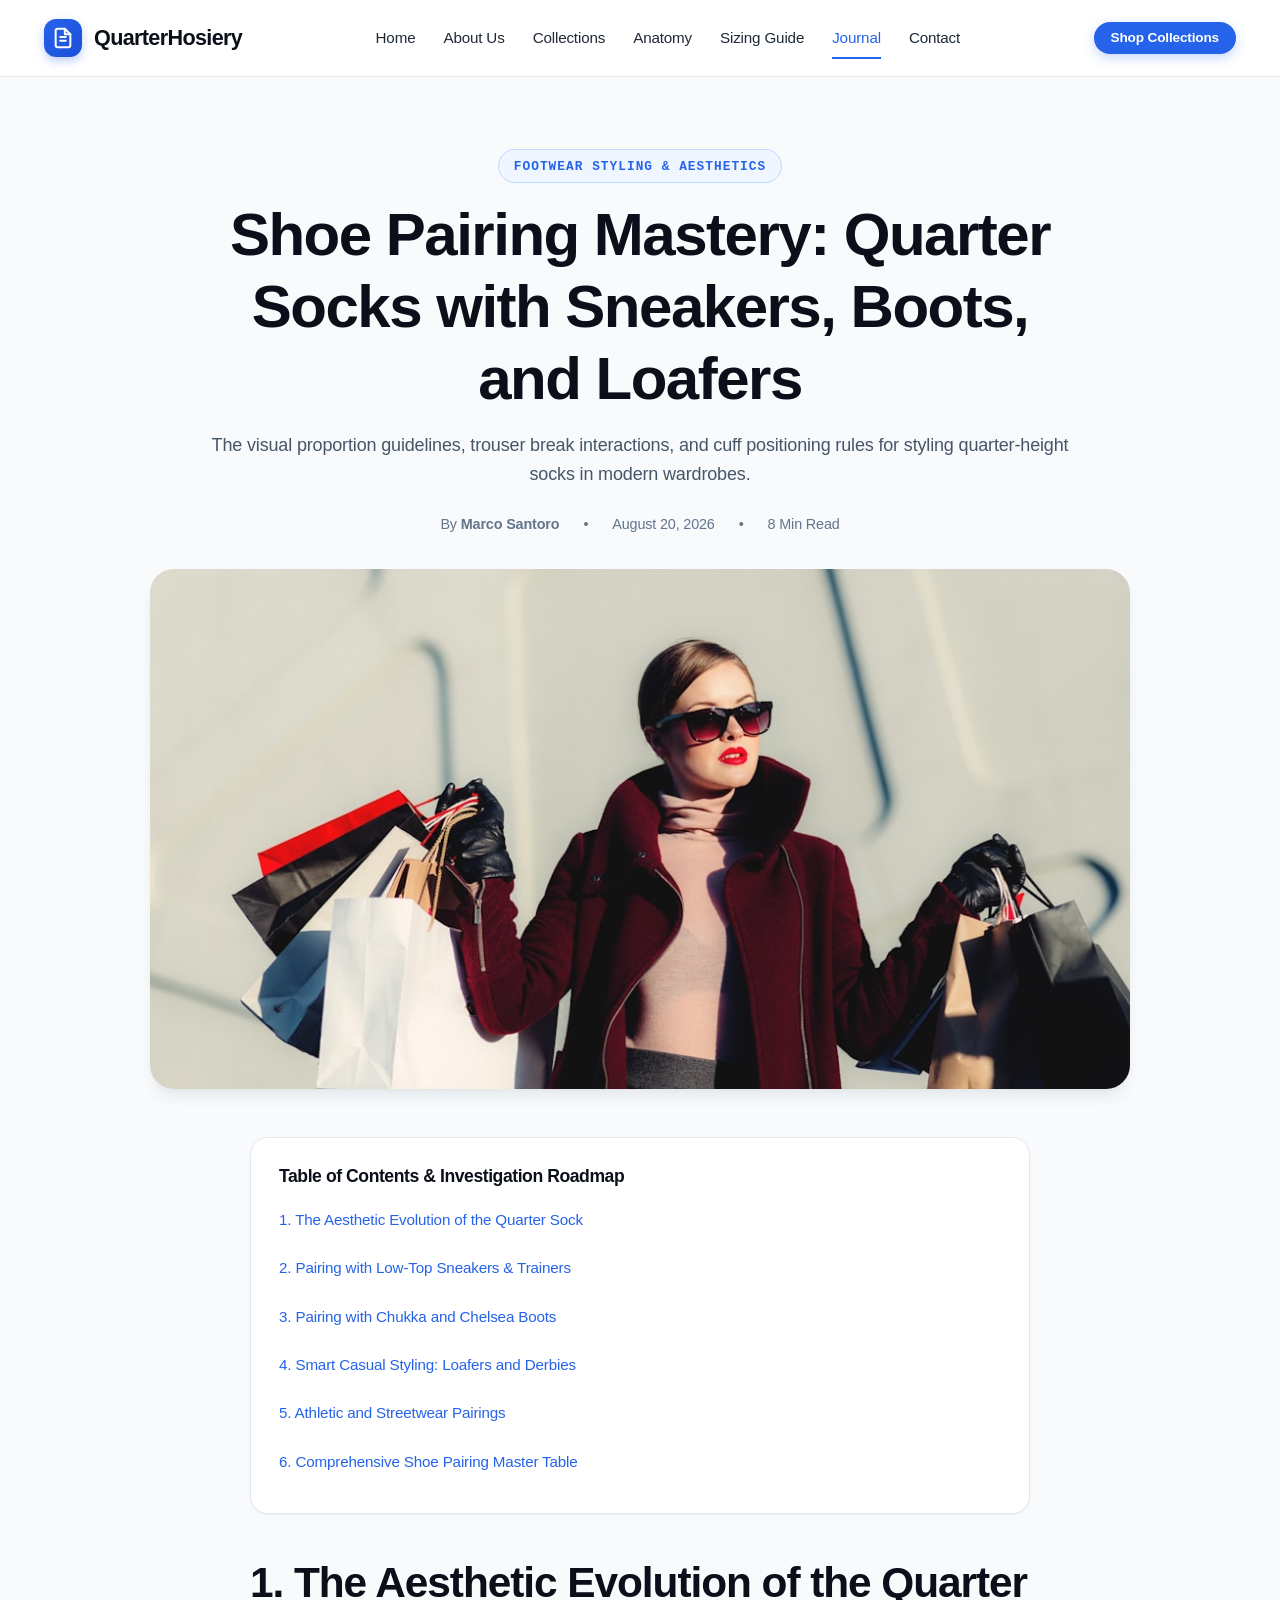
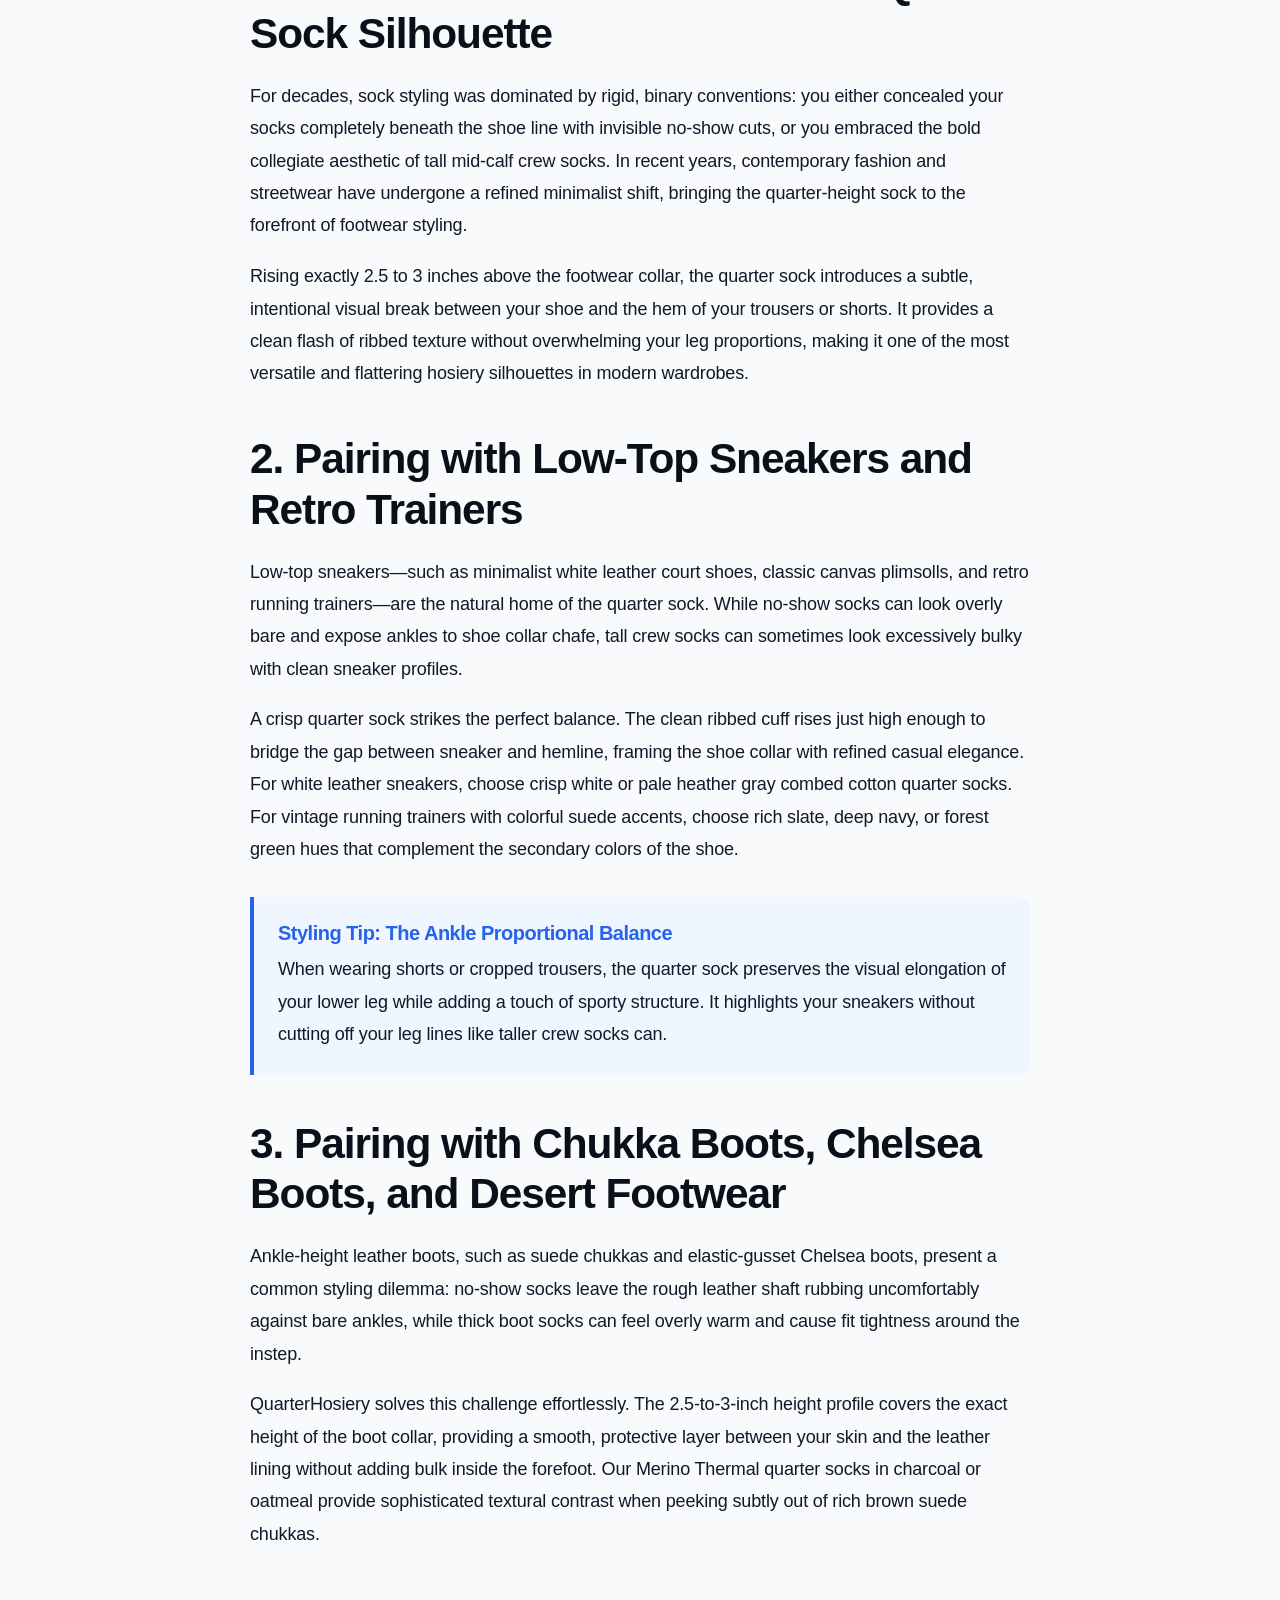
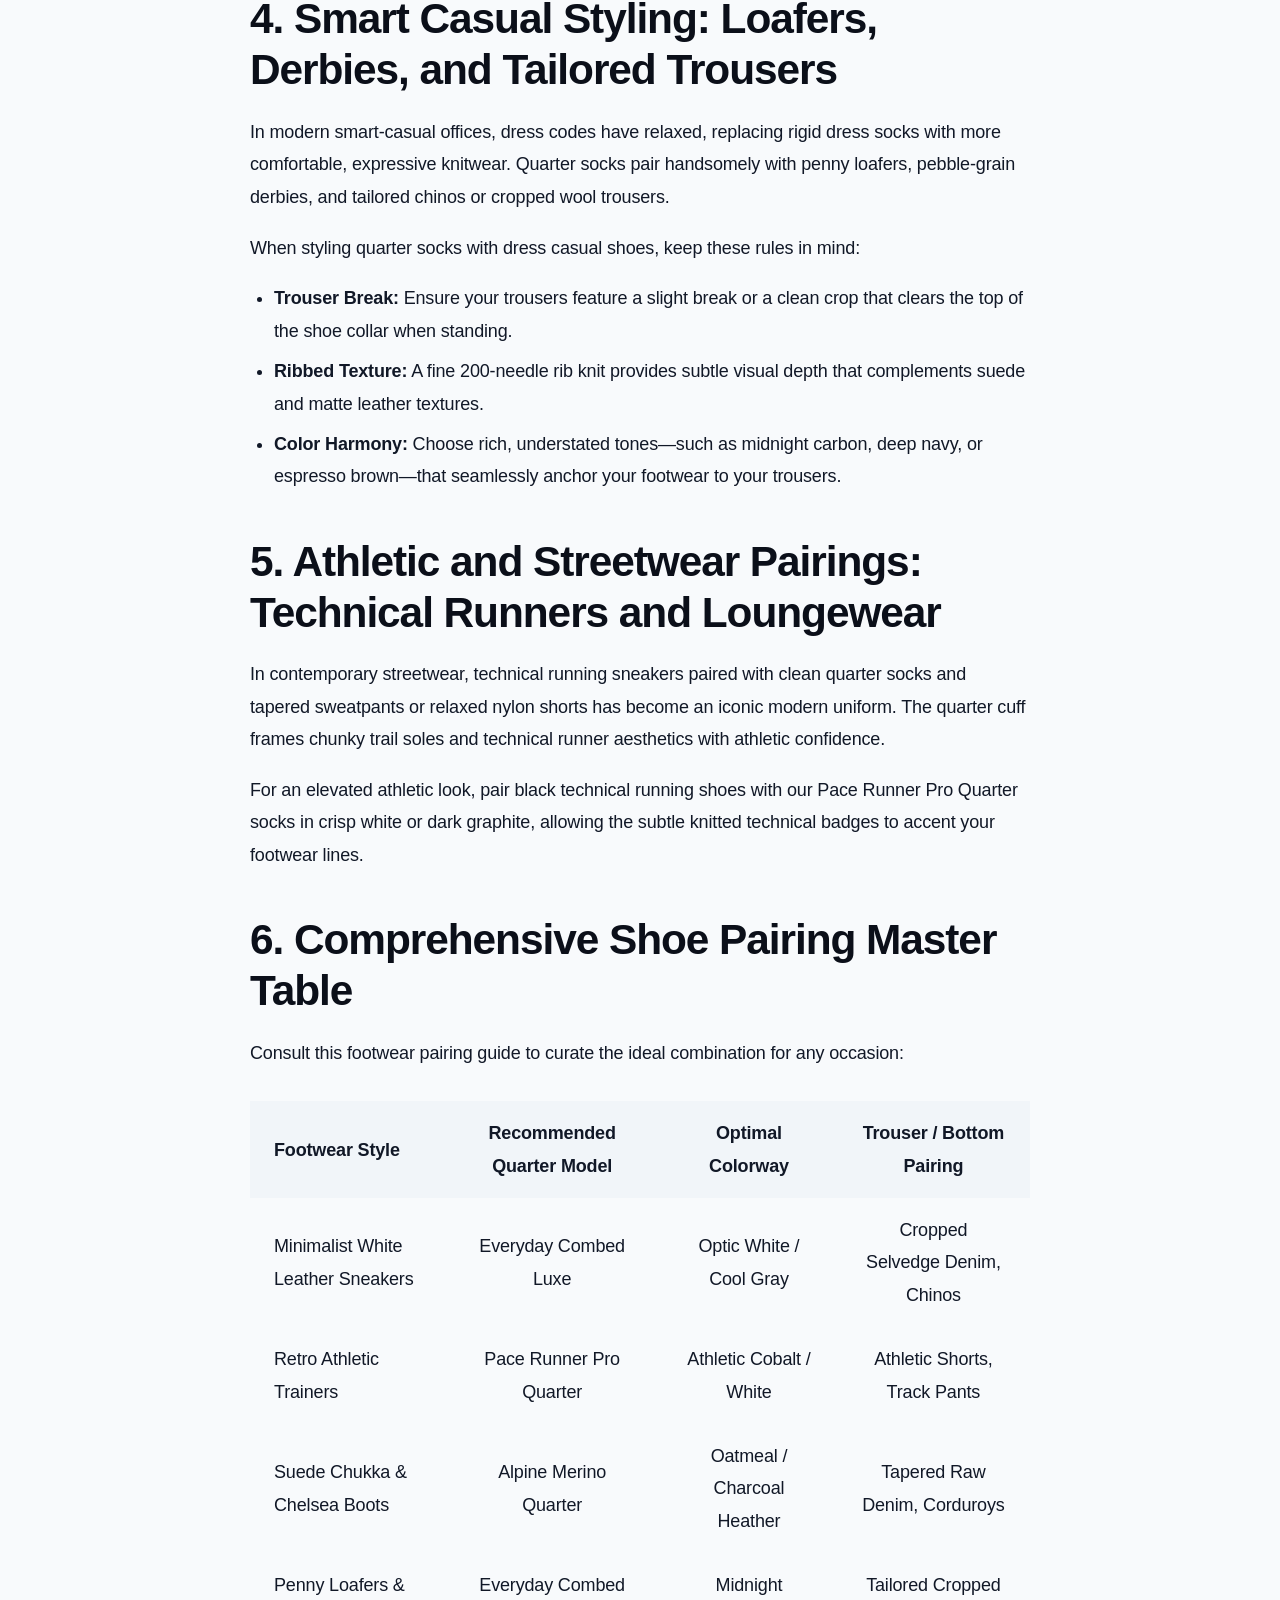
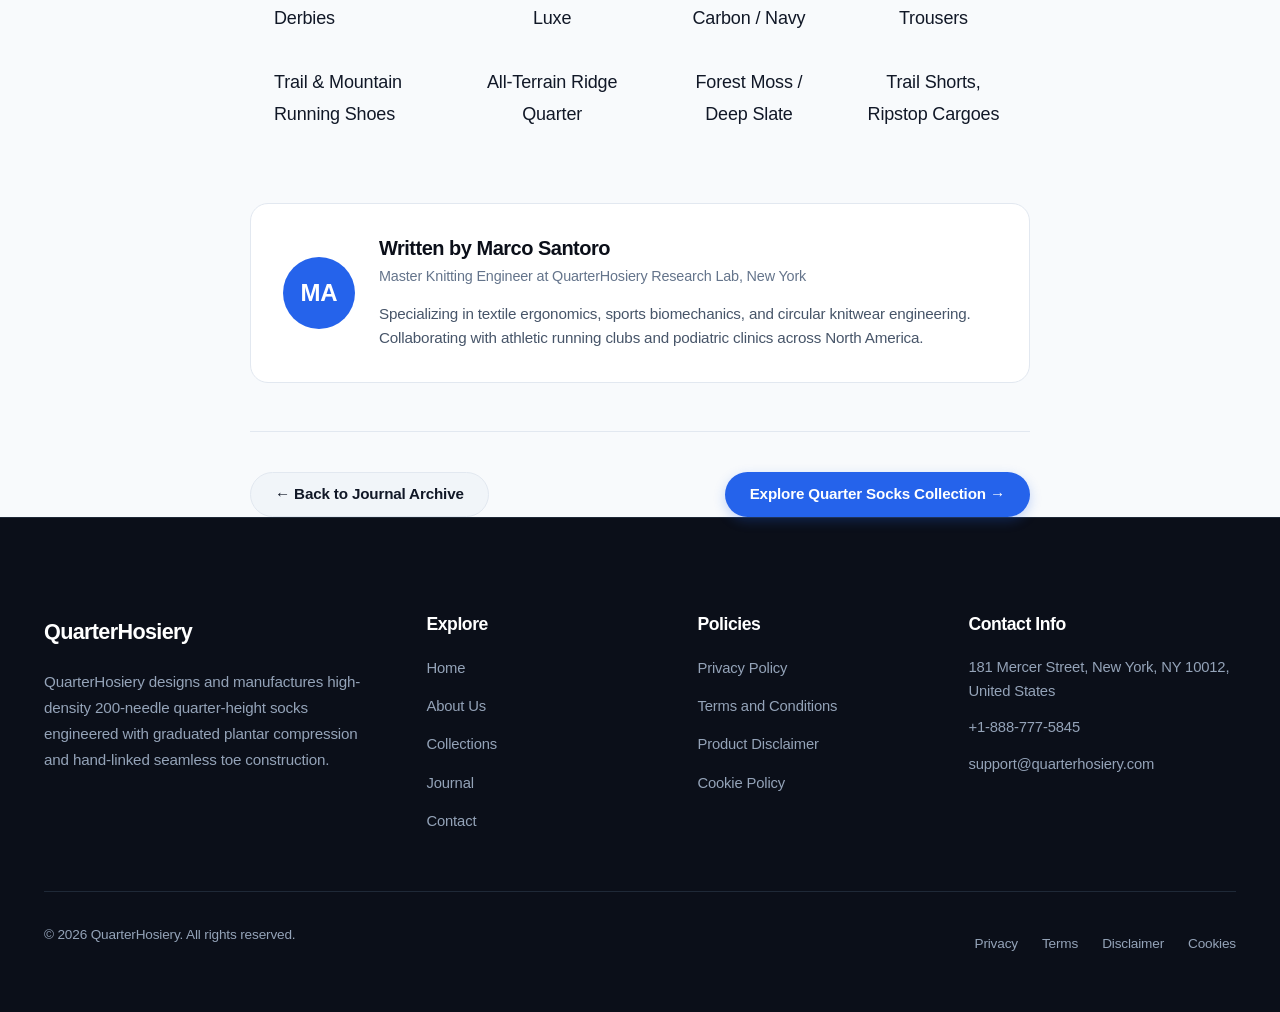
<file: blog/shoe-pairing-mastery-quarter-socks-with-sneakers-boots-and-loafers.html>
<!DOCTYPE html>
<html lang="en">
<head>
  <meta charset="UTF-8">
  <meta name="viewport" content="width=device-width, initial-scale=1.0">
  <title>Shoe Pairing Mastery: Quarter Socks with Sneakers, Boots, and Loafers | QuarterHosiery Research</title>
  <meta name="description" content="The visual proportion guidelines, trouser break interactions, and cuff positioning rules for styling quarter-height socks in modern wardrobes.">
  <link rel="canonical" href="https://quarterhosiery.com/blog/shoe-pairing-mastery-quarter-socks-with-sneakers-boots-and-loafers.html">
  <meta property="og:type" content="article">
  <meta property="og:title" content="Shoe Pairing Mastery: Quarter Socks with Sneakers, Boots, and Loafers">
  <meta property="og:description" content="The visual proportion guidelines, trouser break interactions, and cuff positioning rules for styling quarter-height socks in modern wardrobes.">
  <meta property="og:image" content="../assets/images/lifestyle_street_sneaker_quarter.jpg">
  <link rel="stylesheet" href="../assets/css/style.css">
  <link rel="icon" href="../favicon.ico">
  <!-- Google tag (gtag.js) -->
<script async src="https://www.googletagmanager.com/gtag/js?id=G-0LY0HY7L01"></script>
<script>
  window.dataLayer = window.dataLayer || [];
  function gtag(){dataLayer.push(arguments);}
  gtag('js', new Date());
  gtag('config', 'G-0LY0HY7L01');
</script>
</head>
<body>
<header class="site-header">
  <div class="reading-progress-bar"></div>
  <div class="container header-inner">
    <a href="../index.php" class="site-logo">
      <div class="logo-symbol">
        <svg width="22" height="22" viewBox="0 0 24 24" fill="none" stroke="currentColor" stroke-width="2.2" stroke-linecap="round" stroke-linejoin="round"><path d="M14 2H6a2 2 0 0 0-2 2v16a2 2 0 0 0 2 2h12a2 2 0 0 0 2-2V8z"/><polyline points="14 2 14 8 20 8"/><path d="M9 15h6"/><path d="M9 11h6"/></svg>
      </div>
      <span>QuarterHosiery</span>
    </a>
    <nav class="site-nav">
      <a href="../index.php" class="nav-link">Home</a>
      <a href="../about.html" class="nav-link">About Us</a>
      <a href="../index.php#collections" class="nav-link">Collections</a>
      <a href="../index.php#anatomy" class="nav-link">Anatomy</a>
      <a href="../index.php#sizing" class="nav-link">Sizing Guide</a>
      <a href="../blog.html" class="nav-link active">Journal</a>
      <a href="../contact.html" class="nav-link">Contact</a>
    </nav>
    <div class="header-actions">
      <a href="../index.php#collections" class="btn btn-primary btn-sm">Shop Collections</a>
      <button class="mobile-toggle" aria-label="Toggle Menu">
        <svg width="24" height="24" viewBox="0 0 24 24" fill="none" stroke="currentColor" stroke-width="2" stroke-linecap="round" stroke-linejoin="round"><line x1="3" y1="12" x2="21" y2="12"/><line x1="3" y1="6" x2="21" y2="6"/><line x1="3" y1="18" x2="21" y2="18"/></svg>
      </button>
    </div>
  </div>
</header>
<div class="drawer-backdrop"></div>
<div class="mobile-drawer">
  <div>
    <div class="mobile-drawer-header">
      <div class="site-logo"><span>QuarterHosiery</span></div>
      <button class="mobile-drawer-close" style="background:none;border:none;cursor:pointer;padding:0.5rem;" aria-label="Close Menu">
        <svg width="24" height="24" viewBox="0 0 24 24" fill="none" stroke="currentColor" stroke-width="2"><line x1="18" y1="6" x2="6" y2="18"/><line x1="6" y1="6" x2="18" y2="18"/></svg>
      </button>
    </div>
    <div class="mobile-nav-links">
      <a href="../index.php" class="nav-link">Home</a>
      <a href="../about.html" class="nav-link">About Us</a>
      <a href="../index.php#collections" class="nav-link">Collections</a>
      <a href="../index.php#anatomy" class="nav-link">Anatomy</a>
      <a href="../blog.html" class="nav-link active">Journal</a>
      <a href="../contact.html" class="nav-link">Contact</a>
      <hr style="border:none;border-top:1px solid #e2e8f0;margin:1rem 0;">
      <a href="../privacy-policy.html" class="nav-link">Privacy Policy</a>
      <a href="../terms-and-conditions.html" class="nav-link">Terms of Service</a>
      <a href="../disclaimer.html" class="nav-link">Disclaimer</a>
      <a href="../cookie-policy.html" class="nav-link">Cookie Policy</a>
    </div>
  </div>
</div>
<main>
  <article>
    <div class="container">
      <header class="article-header">
        <div class="section-kicker">Footwear Styling & Aesthetics</div>
        <h1 class="section-title">Shoe Pairing Mastery: Quarter Socks with Sneakers, Boots, and Loafers</h1>
        <p class="section-subtitle">The visual proportion guidelines, trouser break interactions, and cuff positioning rules for styling quarter-height socks in modern wardrobes.</p>
        <div style="display:flex;align-items:center;justify-content:center;gap:1.5rem;font-size:0.9rem;color:var(--color-slate-500);margin-top:1.5rem;">
          <span>By <strong>Marco Santoro</strong></span>
          <span>•</span>
          <span>August 20, 2026</span>
          <span>•</span>
          <span>8 Min Read</span>
        </div>
      </header>

      <div class="article-hero-media">
        <img src="../assets/images/lifestyle_street_sneaker_quarter.jpg" alt="Shoe Pairing Mastery: Quarter Socks with Sneakers, Boots, and Loafers" width="980" height="520">
      </div>

      <div class="article-content">
        <div class="article-toc">
          <h4>Table of Contents & Investigation Roadmap</h4>
          <ul>
            <li><a href="#section-1">1. The Aesthetic Evolution of the Quarter Sock</a></li><li><a href="#section-2">2. Pairing with Low-Top Sneakers & Trainers</a></li><li><a href="#section-3">3. Pairing with Chukka and Chelsea Boots</a></li><li><a href="#section-4">4. Smart Casual Styling: Loafers and Derbies</a></li><li><a href="#section-5">5. Athletic and Streetwear Pairings</a></li><li><a href="#section-6">6. Comprehensive Shoe Pairing Master Table</a></li>
          </ul>
        </div>

        
<h2 id="section-1">1. The Aesthetic Evolution of the Quarter Sock Silhouette</h2>
<p>For decades, sock styling was dominated by rigid, binary conventions: you either concealed your socks completely beneath the shoe line with invisible no-show cuts, or you embraced the bold collegiate aesthetic of tall mid-calf crew socks. In recent years, contemporary fashion and streetwear have undergone a refined minimalist shift, bringing the quarter-height sock to the forefront of footwear styling.</p>
<p>Rising exactly 2.5 to 3 inches above the footwear collar, the quarter sock introduces a subtle, intentional visual break between your shoe and the hem of your trousers or shorts. It provides a clean flash of ribbed texture without overwhelming your leg proportions, making it one of the most versatile and flattering hosiery silhouettes in modern wardrobes.</p>

<h2 id="section-2">2. Pairing with Low-Top Sneakers and Retro Trainers</h2>
<p>Low-top sneakers—such as minimalist white leather court shoes, classic canvas plimsolls, and retro running trainers—are the natural home of the quarter sock. While no-show socks can look overly bare and expose ankles to shoe collar chafe, tall crew socks can sometimes look excessively bulky with clean sneaker profiles.</p>
<p>A crisp quarter sock strikes the perfect balance. The clean ribbed cuff rises just high enough to bridge the gap between sneaker and hemline, framing the shoe collar with refined casual elegance. For white leather sneakers, choose crisp white or pale heather gray combed cotton quarter socks. For vintage running trainers with colorful suede accents, choose rich slate, deep navy, or forest green hues that complement the secondary colors of the shoe.</p>

<div class="callout-box">
  <h4>Styling Tip: The Ankle Proportional Balance</h4>
  <p>When wearing shorts or cropped trousers, the quarter sock preserves the visual elongation of your lower leg while adding a touch of sporty structure. It highlights your sneakers without cutting off your leg lines like taller crew socks can.</p>
</div>

<h2 id="section-3">3. Pairing with Chukka Boots, Chelsea Boots, and Desert Footwear</h2>
<p>Ankle-height leather boots, such as suede chukkas and elastic-gusset Chelsea boots, present a common styling dilemma: no-show socks leave the rough leather shaft rubbing uncomfortably against bare ankles, while thick boot socks can feel overly warm and cause fit tightness around the instep.</p>
<p>QuarterHosiery solves this challenge effortlessly. The 2.5-to-3-inch height profile covers the exact height of the boot collar, providing a smooth, protective layer between your skin and the leather lining without adding bulk inside the forefoot. Our Merino Thermal quarter socks in charcoal or oatmeal provide sophisticated textural contrast when peeking subtly out of rich brown suede chukkas.</p>

<h2 id="section-4">4. Smart Casual Styling: Loafers, Derbies, and Tailored Trousers</h2>
<p>In modern smart-casual offices, dress codes have relaxed, replacing rigid dress socks with more comfortable, expressive knitwear. Quarter socks pair handsomely with penny loafers, pebble-grain derbies, and tailored chinos or cropped wool trousers.</p>
<p>When styling quarter socks with dress casual shoes, keep these rules in mind:</p>
<ul>
  <li><strong>Trouser Break:</strong> Ensure your trousers feature a slight break or a clean crop that clears the top of the shoe collar when standing.</li>
  <li><strong>Ribbed Texture:</strong> A fine 200-needle rib knit provides subtle visual depth that complements suede and matte leather textures.</li>
  <li><strong>Color Harmony:</strong> Choose rich, understated tones—such as midnight carbon, deep navy, or espresso brown—that seamlessly anchor your footwear to your trousers.</li>
</ul>

<h2 id="section-5">5. Athletic and Streetwear Pairings: Technical Runners and Loungewear</h2>
<p>In contemporary streetwear, technical running sneakers paired with clean quarter socks and tapered sweatpants or relaxed nylon shorts has become an iconic modern uniform. The quarter cuff frames chunky trail soles and technical runner aesthetics with athletic confidence.</p>
<p>For an elevated athletic look, pair black technical running shoes with our Pace Runner Pro Quarter socks in crisp white or dark graphite, allowing the subtle knitted technical badges to accent your footwear lines.</p>

<h2 id="section-6">6. Comprehensive Shoe Pairing Master Table</h2>
<p>Consult this footwear pairing guide to curate the ideal combination for any occasion:</p>
<table class="sizing-table" style="margin:2rem 0;">
  <thead>
    <tr>
      <th>Footwear Style</th>
      <th>Recommended Quarter Model</th>
      <th>Optimal Colorway</th>
      <th>Trouser / Bottom Pairing</th>
    </tr>
  </thead>
  <tbody>
    <tr>
      <td>Minimalist White Leather Sneakers</td>
      <td>Everyday Combed Luxe</td>
      <td>Optic White / Cool Gray</td>
      <td>Cropped Selvedge Denim, Chinos</td>
    </tr>
    <tr>
      <td>Retro Athletic Trainers</td>
      <td>Pace Runner Pro Quarter</td>
      <td>Athletic Cobalt / White</td>
      <td>Athletic Shorts, Track Pants</td>
    </tr>
    <tr>
      <td>Suede Chukka & Chelsea Boots</td>
      <td>Alpine Merino Quarter</td>
      <td>Oatmeal / Charcoal Heather</td>
      <td>Tapered Raw Denim, Corduroys</td>
    </tr>
    <tr>
      <td>Penny Loafers & Derbies</td>
      <td>Everyday Combed Luxe</td>
      <td>Midnight Carbon / Navy</td>
      <td>Tailored Cropped Trousers</td>
    </tr>
    <tr>
      <td>Trail & Mountain Running Shoes</td>
      <td>All-Terrain Ridge Quarter</td>
      <td>Forest Moss / Deep Slate</td>
      <td>Trail Shorts, Ripstop Cargoes</td>
    </tr>
  </tbody>
</table>


        <div class="author-box">
          <div class="author-avatar">MA</div>
          <div>
            <h4 style="margin-bottom:0.25rem;">Written by Marco Santoro</h4>
            <p style="font-size:0.9rem;color:var(--color-slate-500);margin-bottom:0.75rem;">Master Knitting Engineer at QuarterHosiery Research Lab, New York</p>
            <p style="font-size:0.95rem;line-height:1.6;color:var(--color-slate-600);margin-bottom:0;">Specializing in textile ergonomics, sports biomechanics, and circular knitwear engineering. Collaborating with athletic running clubs and podiatric clinics across North America.</p>
          </div>
        </div>

        <div style="border-top:1px solid var(--color-slate-200);padding-top:2.5rem;margin-top:3rem;display:flex;justify-content:space-between;align-items:center;flex-wrap:wrap;gap:1rem;">
          <a href="../blog.html" class="btn btn-secondary">&larr; Back to Journal Archive</a>
          <a href="../index.php#collections" class="btn btn-primary">Explore Quarter Socks Collection &rarr;</a>
        </div>
      </div>
    </div>
  </article>
</main>
<footer class="site-footer">
  <div class="container">
    <div class="footer-grid">
      <div class="footer-brand">
        <a href="../index.php" class="site-logo"><span>QuarterHosiery</span></a>
        <p>QuarterHosiery designs and manufactures high-density 200-needle quarter-height socks engineered with graduated plantar compression and hand-linked seamless toe construction.</p>
      </div>
      <div class="footer-col">
        <h4>Explore</h4>
        <ul class="footer-links">
          <li><a href="../index.php">Home</a></li>
          <li><a href="../about.html">About Us</a></li>
          <li><a href="../index.php#collections">Collections</a></li>
          <li><a href="../blog.html">Journal</a></li>
          <li><a href="../contact.html">Contact</a></li>
        </ul>
      </div>
      <div class="footer-col">
        <h4>Policies</h4>
        <ul class="footer-links">
          <li><a href="../privacy-policy.html">Privacy Policy</a></li>
          <li><a href="../terms-and-conditions.html">Terms and Conditions</a></li>
          <li><a href="../disclaimer.html">Product Disclaimer</a></li>
          <li><a href="../cookie-policy.html">Cookie Policy</a></li>
        </ul>
      </div>
      <div class="footer-col">
        <h4>Contact Info</h4>
        <div class="footer-contact-item"><span>181 Mercer Street, New York, NY 10012, United States</span></div>
        <div class="footer-contact-item"><span>+1-888-777-5845</span></div>
        <div class="footer-contact-item"><span>support@quarterhosiery.com</span></div>
      </div>
    </div>
    <div class="footer-bottom">
      <p>&copy; 2026 QuarterHosiery. All rights reserved.</p>
      <div class="footer-policy-inline">
        <a href="../privacy-policy.html">Privacy</a>
        <a href="../terms-and-conditions.html">Terms</a>
        <a href="../disclaimer.html">Disclaimer</a>
        <a href="../cookie-policy.html">Cookies</a>
      </div>
    </div>
  </div>
</footer>
<script src="../assets/js/main.js"></script>
</body>
</html>
</file>
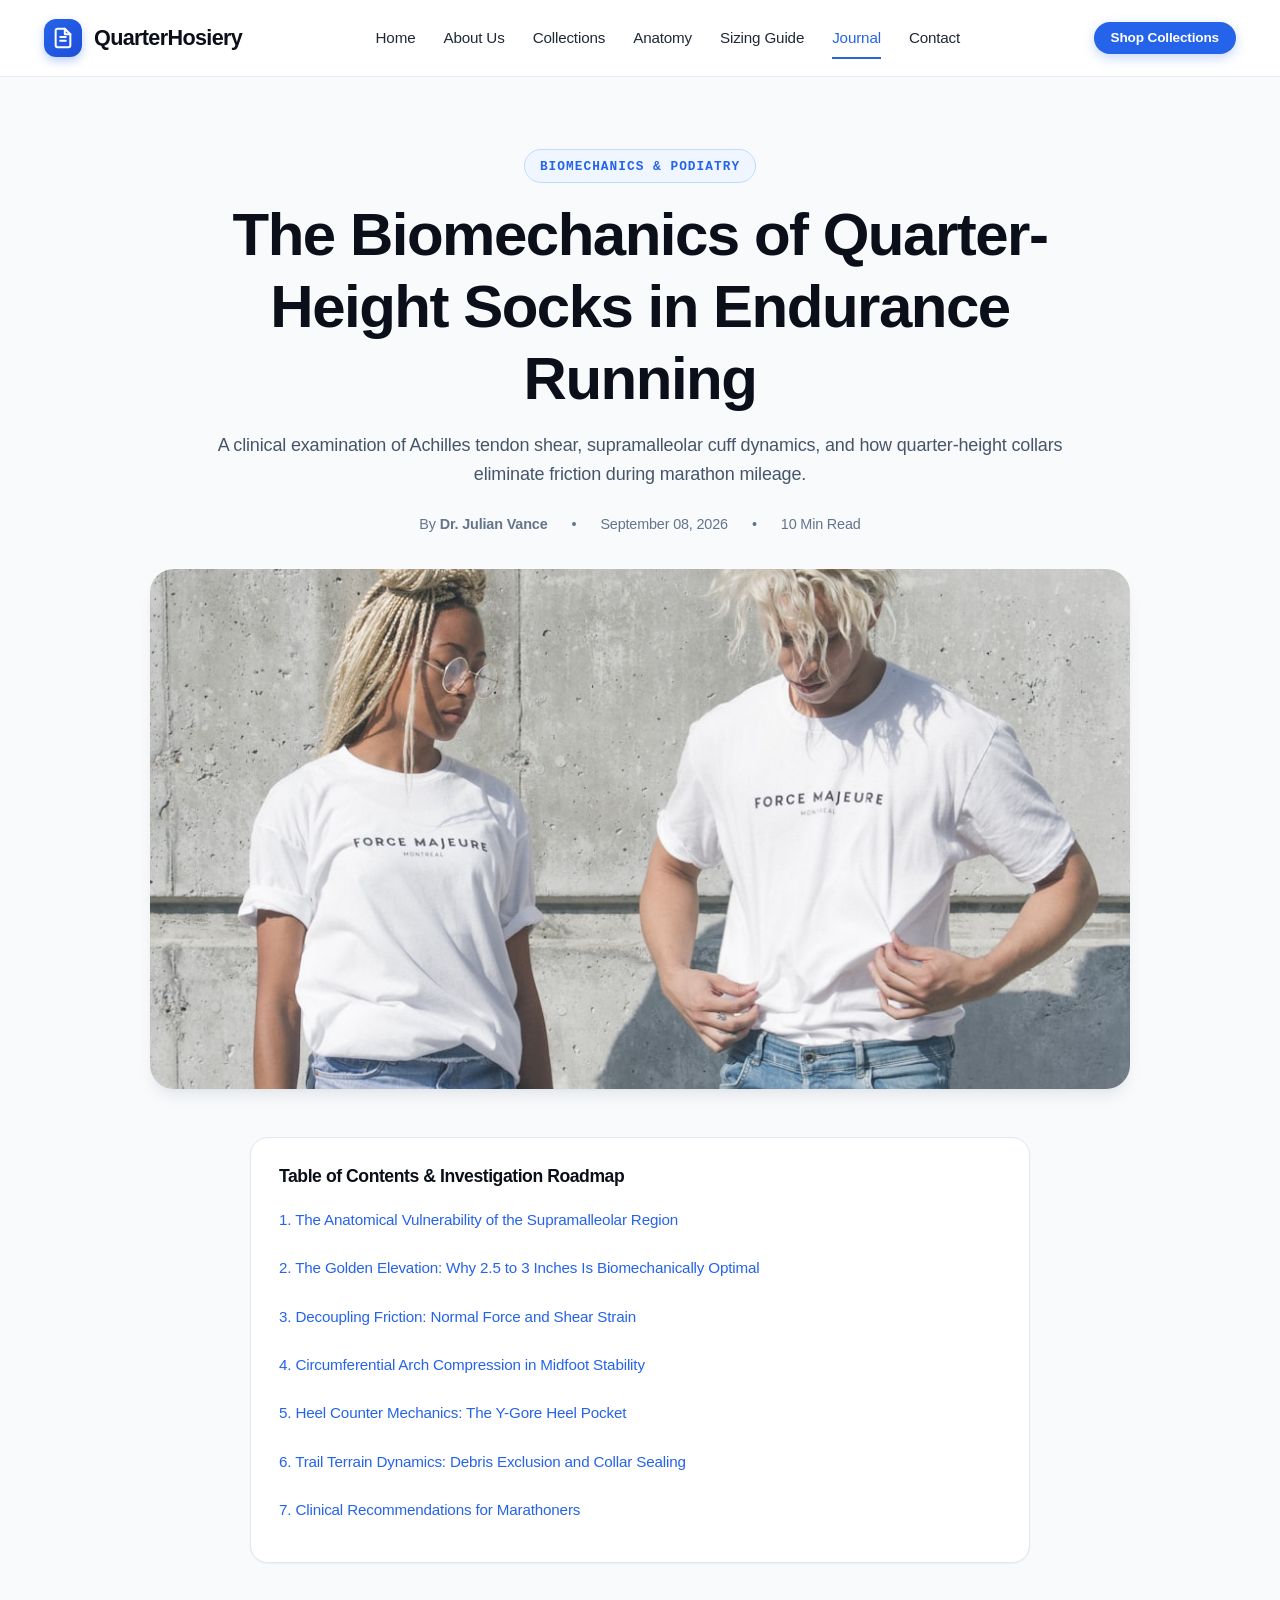
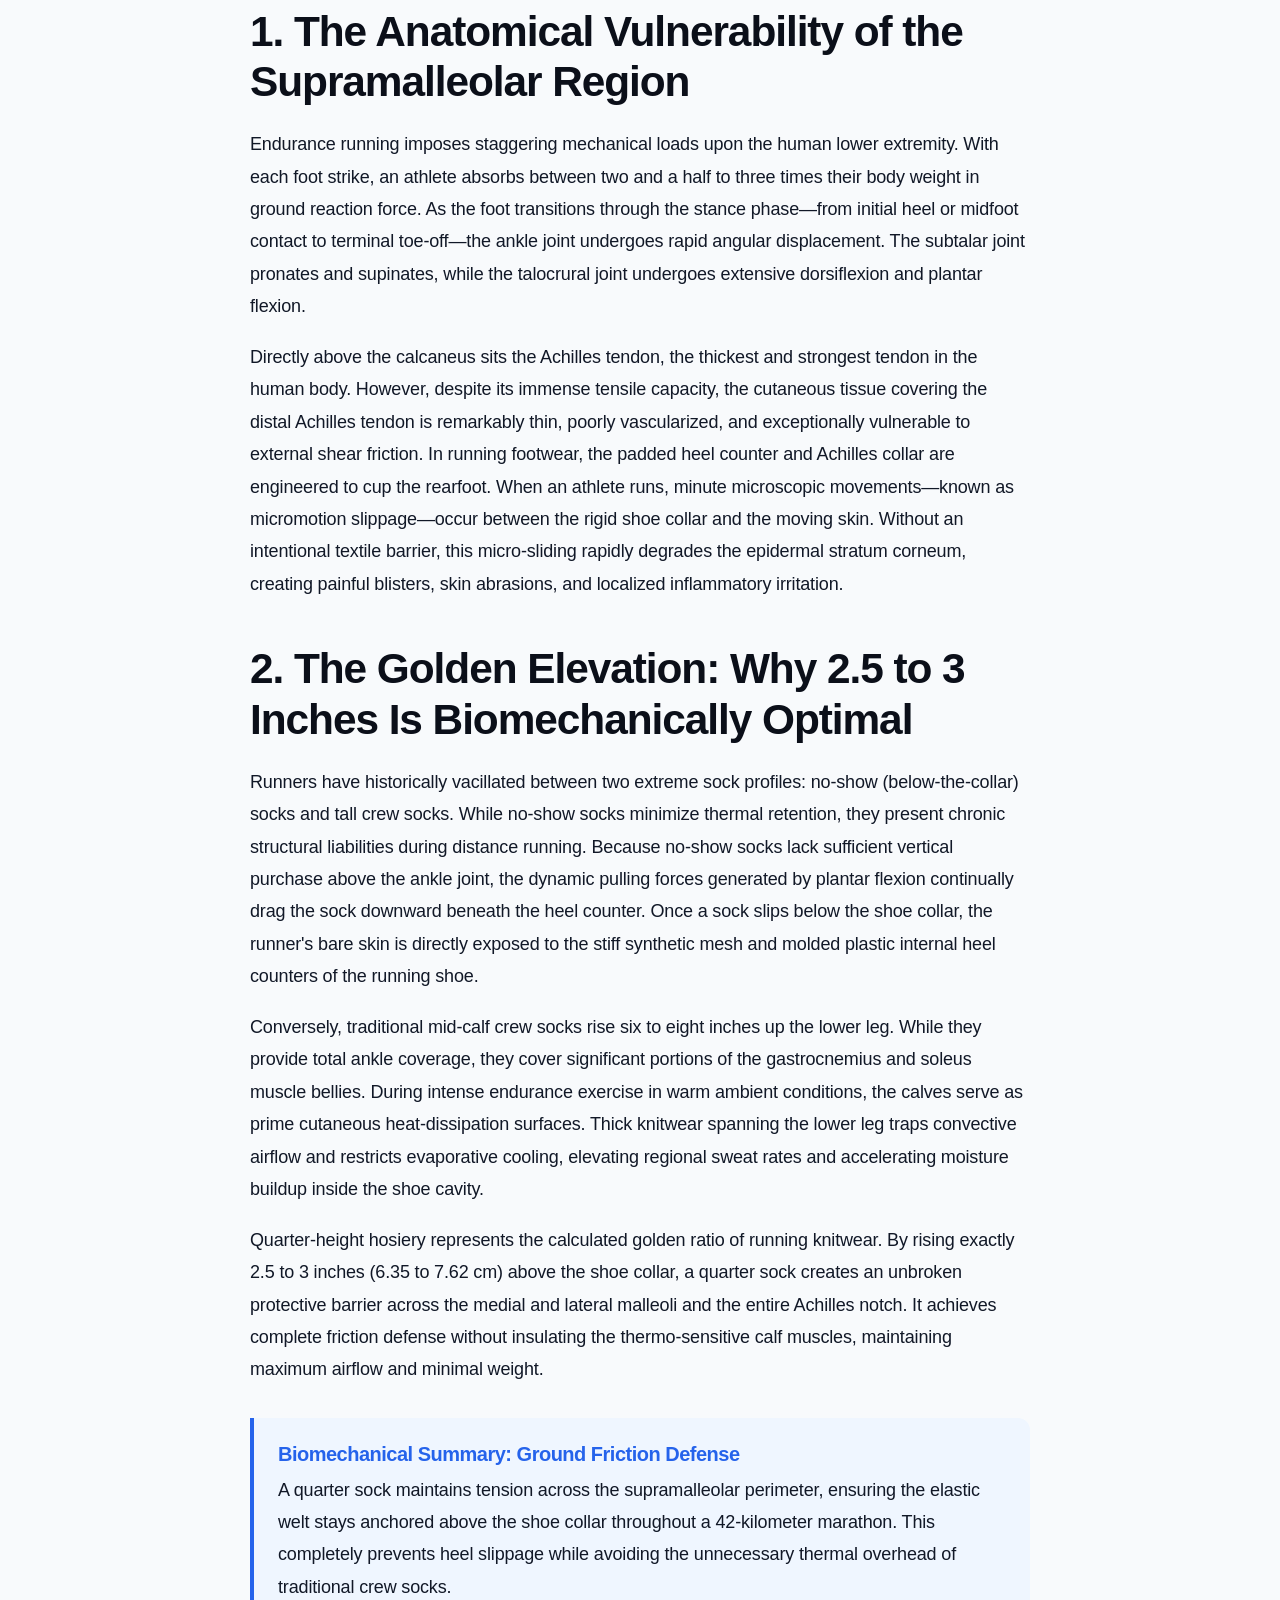
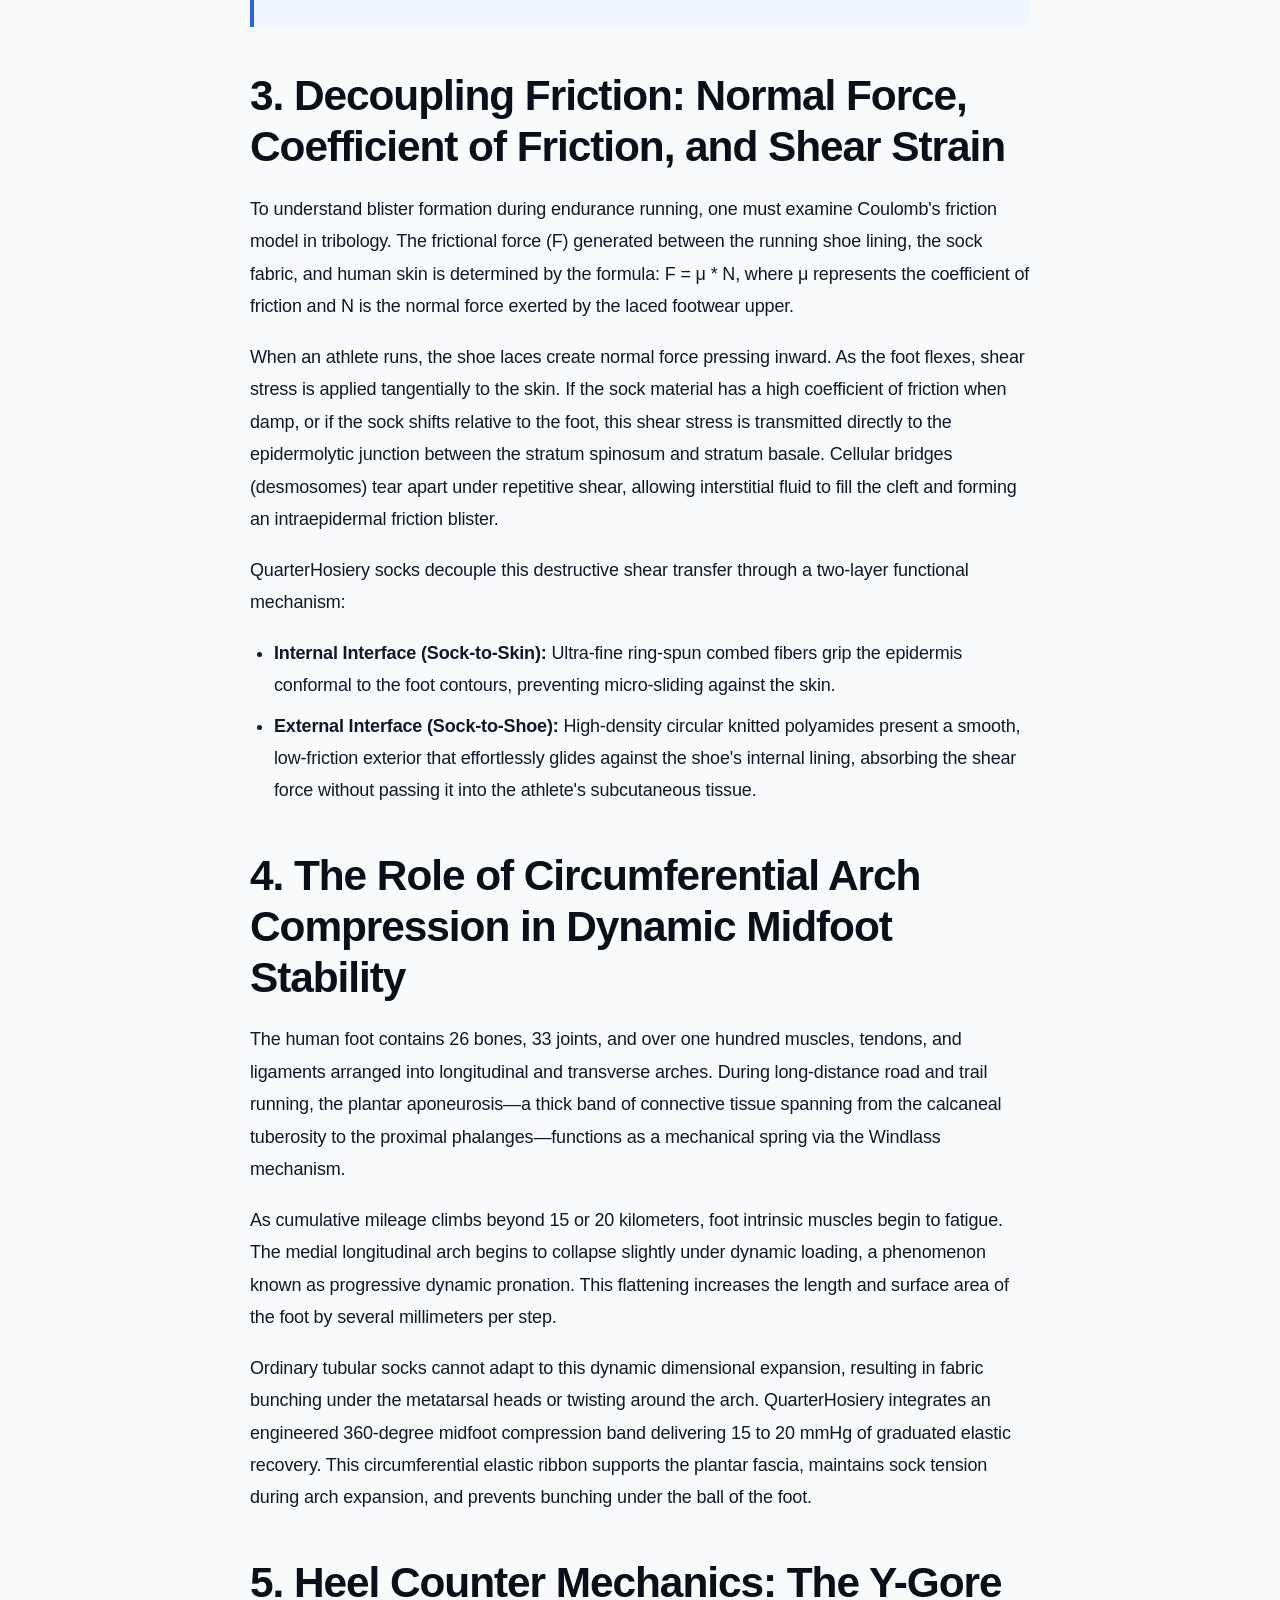
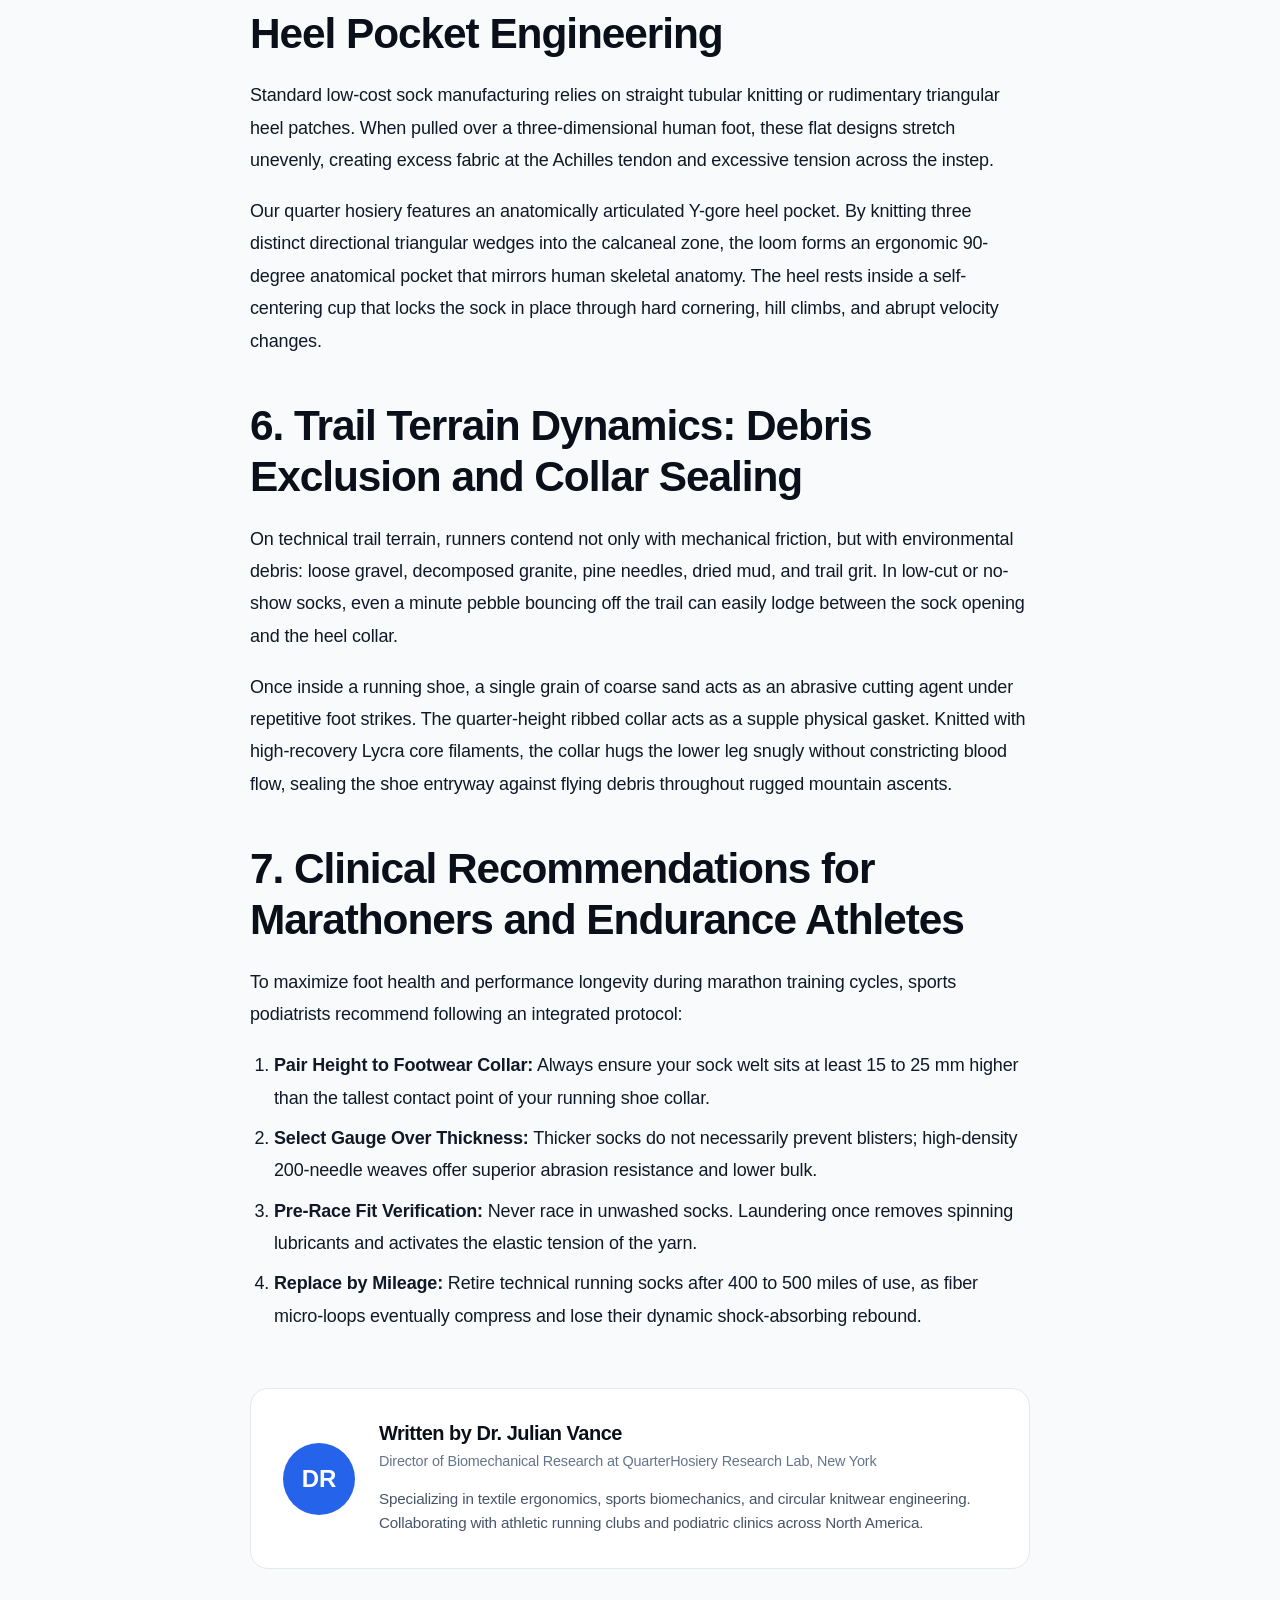
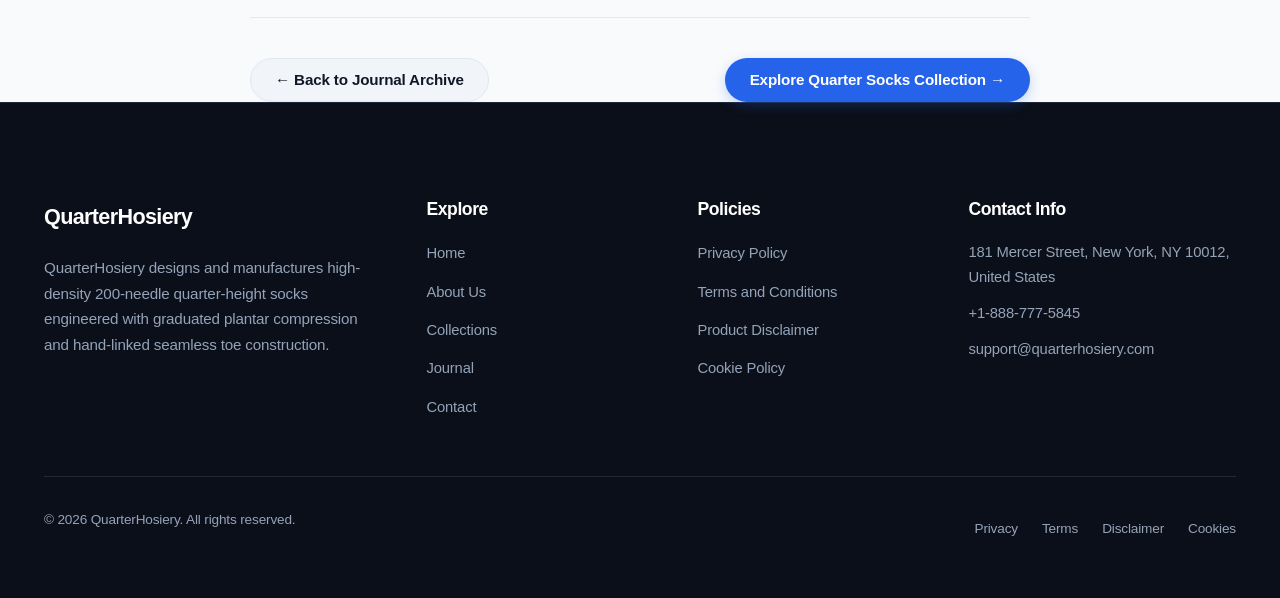
<file: blog/the-biomechanics-of-quarter-height-socks-in-endurance-running.html>
<!DOCTYPE html>
<html lang="en">
<head>
  <meta charset="UTF-8">
  <meta name="viewport" content="width=device-width, initial-scale=1.0">
  <title>The Biomechanics of Quarter-Height Socks in Endurance Running | QuarterHosiery Research</title>
  <meta name="description" content="A clinical examination of Achilles tendon shear, supramalleolar cuff dynamics, and how quarter-height collars eliminate friction during marathon mileage.">
  <link rel="canonical" href="https://quarterhosiery.com/blog/the-biomechanics-of-quarter-height-socks-in-endurance-running.html">
  <meta property="og:type" content="article">
  <meta property="og:title" content="The Biomechanics of Quarter-Height Socks in Endurance Running">
  <meta property="og:description" content="A clinical examination of Achilles tendon shear, supramalleolar cuff dynamics, and how quarter-height collars eliminate friction during marathon mileage.">
  <meta property="og:image" content="../assets/images/blog_running_biomechanics.jpg">
  <link rel="stylesheet" href="../assets/css/style.css">
  <link rel="icon" href="../favicon.ico">
  <!-- Google tag (gtag.js) -->
<script async src="https://www.googletagmanager.com/gtag/js?id=G-0LY0HY7L01"></script>
<script>
  window.dataLayer = window.dataLayer || [];
  function gtag(){dataLayer.push(arguments);}
  gtag('js', new Date());
  gtag('config', 'G-0LY0HY7L01');
</script>
</head>
<body>
<header class="site-header">
  <div class="reading-progress-bar"></div>
  <div class="container header-inner">
    <a href="../index.php" class="site-logo">
      <div class="logo-symbol">
        <svg width="22" height="22" viewBox="0 0 24 24" fill="none" stroke="currentColor" stroke-width="2.2" stroke-linecap="round" stroke-linejoin="round"><path d="M14 2H6a2 2 0 0 0-2 2v16a2 2 0 0 0 2 2h12a2 2 0 0 0 2-2V8z"/><polyline points="14 2 14 8 20 8"/><path d="M9 15h6"/><path d="M9 11h6"/></svg>
      </div>
      <span>QuarterHosiery</span>
    </a>
    <nav class="site-nav">
      <a href="../index.php" class="nav-link">Home</a>
      <a href="../about.html" class="nav-link">About Us</a>
      <a href="../index.php#collections" class="nav-link">Collections</a>
      <a href="../index.php#anatomy" class="nav-link">Anatomy</a>
      <a href="../index.php#sizing" class="nav-link">Sizing Guide</a>
      <a href="../blog.html" class="nav-link active">Journal</a>
      <a href="../contact.html" class="nav-link">Contact</a>
    </nav>
    <div class="header-actions">
      <a href="../index.php#collections" class="btn btn-primary btn-sm">Shop Collections</a>
      <button class="mobile-toggle" aria-label="Toggle Menu">
        <svg width="24" height="24" viewBox="0 0 24 24" fill="none" stroke="currentColor" stroke-width="2" stroke-linecap="round" stroke-linejoin="round"><line x1="3" y1="12" x2="21" y2="12"/><line x1="3" y1="6" x2="21" y2="6"/><line x1="3" y1="18" x2="21" y2="18"/></svg>
      </button>
    </div>
  </div>
</header>
<div class="drawer-backdrop"></div>
<div class="mobile-drawer">
  <div>
    <div class="mobile-drawer-header">
      <div class="site-logo"><span>QuarterHosiery</span></div>
      <button class="mobile-drawer-close" style="background:none;border:none;cursor:pointer;padding:0.5rem;" aria-label="Close Menu">
        <svg width="24" height="24" viewBox="0 0 24 24" fill="none" stroke="currentColor" stroke-width="2"><line x1="18" y1="6" x2="6" y2="18"/><line x1="6" y1="6" x2="18" y2="18"/></svg>
      </button>
    </div>
    <div class="mobile-nav-links">
      <a href="../index.php" class="nav-link">Home</a>
      <a href="../about.html" class="nav-link">About Us</a>
      <a href="../index.php#collections" class="nav-link">Collections</a>
      <a href="../index.php#anatomy" class="nav-link">Anatomy</a>
      <a href="../blog.html" class="nav-link active">Journal</a>
      <a href="../contact.html" class="nav-link">Contact</a>
      <hr style="border:none;border-top:1px solid #e2e8f0;margin:1rem 0;">
      <a href="../privacy-policy.html" class="nav-link">Privacy Policy</a>
      <a href="../terms-and-conditions.html" class="nav-link">Terms of Service</a>
      <a href="../disclaimer.html" class="nav-link">Disclaimer</a>
      <a href="../cookie-policy.html" class="nav-link">Cookie Policy</a>
    </div>
  </div>
</div>
<main>
  <article>
    <div class="container">
      <header class="article-header">
        <div class="section-kicker">Biomechanics & Podiatry</div>
        <h1 class="section-title">The Biomechanics of Quarter-Height Socks in Endurance Running</h1>
        <p class="section-subtitle">A clinical examination of Achilles tendon shear, supramalleolar cuff dynamics, and how quarter-height collars eliminate friction during marathon mileage.</p>
        <div style="display:flex;align-items:center;justify-content:center;gap:1.5rem;font-size:0.9rem;color:var(--color-slate-500);margin-top:1.5rem;">
          <span>By <strong>Dr. Julian Vance</strong></span>
          <span>•</span>
          <span>September 08, 2026</span>
          <span>•</span>
          <span>10 Min Read</span>
        </div>
      </header>

      <div class="article-hero-media">
        <img src="../assets/images/blog_running_biomechanics.jpg" alt="The Biomechanics of Quarter-Height Socks in Endurance Running" width="980" height="520">
      </div>

      <div class="article-content">
        <div class="article-toc">
          <h4>Table of Contents & Investigation Roadmap</h4>
          <ul>
            <li><a href="#section-1">1. The Anatomical Vulnerability of the Supramalleolar Region</a></li><li><a href="#section-2">2. The Golden Elevation: Why 2.5 to 3 Inches Is Biomechanically Optimal</a></li><li><a href="#section-3">3. Decoupling Friction: Normal Force and Shear Strain</a></li><li><a href="#section-4">4. Circumferential Arch Compression in Midfoot Stability</a></li><li><a href="#section-5">5. Heel Counter Mechanics: The Y-Gore Heel Pocket</a></li><li><a href="#section-6">6. Trail Terrain Dynamics: Debris Exclusion and Collar Sealing</a></li><li><a href="#section-7">7. Clinical Recommendations for Marathoners</a></li>
          </ul>
        </div>

        
<h2 id="section-1">1. The Anatomical Vulnerability of the Supramalleolar Region</h2>
<p>Endurance running imposes staggering mechanical loads upon the human lower extremity. With each foot strike, an athlete absorbs between two and a half to three times their body weight in ground reaction force. As the foot transitions through the stance phase—from initial heel or midfoot contact to terminal toe-off—the ankle joint undergoes rapid angular displacement. The subtalar joint pronates and supinates, while the talocrural joint undergoes extensive dorsiflexion and plantar flexion.</p>
<p>Directly above the calcaneus sits the Achilles tendon, the thickest and strongest tendon in the human body. However, despite its immense tensile capacity, the cutaneous tissue covering the distal Achilles tendon is remarkably thin, poorly vascularized, and exceptionally vulnerable to external shear friction. In running footwear, the padded heel counter and Achilles collar are engineered to cup the rearfoot. When an athlete runs, minute microscopic movements—known as micromotion slippage—occur between the rigid shoe collar and the moving skin. Without an intentional textile barrier, this micro-sliding rapidly degrades the epidermal stratum corneum, creating painful blisters, skin abrasions, and localized inflammatory irritation.</p>

<h2 id="section-2">2. The Golden Elevation: Why 2.5 to 3 Inches Is Biomechanically Optimal</h2>
<p>Runners have historically vacillated between two extreme sock profiles: no-show (below-the-collar) socks and tall crew socks. While no-show socks minimize thermal retention, they present chronic structural liabilities during distance running. Because no-show socks lack sufficient vertical purchase above the ankle joint, the dynamic pulling forces generated by plantar flexion continually drag the sock downward beneath the heel counter. Once a sock slips below the shoe collar, the runner's bare skin is directly exposed to the stiff synthetic mesh and molded plastic internal heel counters of the running shoe.</p>
<p>Conversely, traditional mid-calf crew socks rise six to eight inches up the lower leg. While they provide total ankle coverage, they cover significant portions of the gastrocnemius and soleus muscle bellies. During intense endurance exercise in warm ambient conditions, the calves serve as prime cutaneous heat-dissipation surfaces. Thick knitwear spanning the lower leg traps convective airflow and restricts evaporative cooling, elevating regional sweat rates and accelerating moisture buildup inside the shoe cavity.</p>
<p>Quarter-height hosiery represents the calculated golden ratio of running knitwear. By rising exactly 2.5 to 3 inches (6.35 to 7.62 cm) above the shoe collar, a quarter sock creates an unbroken protective barrier across the medial and lateral malleoli and the entire Achilles notch. It achieves complete friction defense without insulating the thermo-sensitive calf muscles, maintaining maximum airflow and minimal weight.</p>

<div class="callout-box">
  <h4>Biomechanical Summary: Ground Friction Defense</h4>
  <p>A quarter sock maintains tension across the supramalleolar perimeter, ensuring the elastic welt stays anchored above the shoe collar throughout a 42-kilometer marathon. This completely prevents heel slippage while avoiding the unnecessary thermal overhead of traditional crew socks.</p>
</div>

<h2 id="section-3">3. Decoupling Friction: Normal Force, Coefficient of Friction, and Shear Strain</h2>
<p>To understand blister formation during endurance running, one must examine Coulomb's friction model in tribology. The frictional force (F) generated between the running shoe lining, the sock fabric, and human skin is determined by the formula: F = μ * N, where μ represents the coefficient of friction and N is the normal force exerted by the laced footwear upper.</p>
<p>When an athlete runs, the shoe laces create normal force pressing inward. As the foot flexes, shear stress is applied tangentially to the skin. If the sock material has a high coefficient of friction when damp, or if the sock shifts relative to the foot, this shear stress is transmitted directly to the epidermolytic junction between the stratum spinosum and stratum basale. Cellular bridges (desmosomes) tear apart under repetitive shear, allowing interstitial fluid to fill the cleft and forming an intraepidermal friction blister.</p>
<p>QuarterHosiery socks decouple this destructive shear transfer through a two-layer functional mechanism:</p>
<ul>
  <li><strong>Internal Interface (Sock-to-Skin):</strong> Ultra-fine ring-spun combed fibers grip the epidermis conformal to the foot contours, preventing micro-sliding against the skin.</li>
  <li><strong>External Interface (Sock-to-Shoe):</strong> High-density circular knitted polyamides present a smooth, low-friction exterior that effortlessly glides against the shoe's internal lining, absorbing the shear force without passing it into the athlete's subcutaneous tissue.</li>
</ul>

<h2 id="section-4">4. The Role of Circumferential Arch Compression in Dynamic Midfoot Stability</h2>
<p>The human foot contains 26 bones, 33 joints, and over one hundred muscles, tendons, and ligaments arranged into longitudinal and transverse arches. During long-distance road and trail running, the plantar aponeurosis—a thick band of connective tissue spanning from the calcaneal tuberosity to the proximal phalanges—functions as a mechanical spring via the Windlass mechanism.</p>
<p>As cumulative mileage climbs beyond 15 or 20 kilometers, foot intrinsic muscles begin to fatigue. The medial longitudinal arch begins to collapse slightly under dynamic loading, a phenomenon known as progressive dynamic pronation. This flattening increases the length and surface area of the foot by several millimeters per step.</p>
<p>Ordinary tubular socks cannot adapt to this dynamic dimensional expansion, resulting in fabric bunching under the metatarsal heads or twisting around the arch. QuarterHosiery integrates an engineered 360-degree midfoot compression band delivering 15 to 20 mmHg of graduated elastic recovery. This circumferential elastic ribbon supports the plantar fascia, maintains sock tension during arch expansion, and prevents bunching under the ball of the foot.</p>

<h2 id="section-5">5. Heel Counter Mechanics: The Y-Gore Heel Pocket Engineering</h2>
<p>Standard low-cost sock manufacturing relies on straight tubular knitting or rudimentary triangular heel patches. When pulled over a three-dimensional human foot, these flat designs stretch unevenly, creating excess fabric at the Achilles tendon and excessive tension across the instep.</p>
<p>Our quarter hosiery features an anatomically articulated Y-gore heel pocket. By knitting three distinct directional triangular wedges into the calcaneal zone, the loom forms an ergonomic 90-degree anatomical pocket that mirrors human skeletal anatomy. The heel rests inside a self-centering cup that locks the sock in place through hard cornering, hill climbs, and abrupt velocity changes.</p>

<h2 id="section-6">6. Trail Terrain Dynamics: Debris Exclusion and Collar Sealing</h2>
<p>On technical trail terrain, runners contend not only with mechanical friction, but with environmental debris: loose gravel, decomposed granite, pine needles, dried mud, and trail grit. In low-cut or no-show socks, even a minute pebble bouncing off the trail can easily lodge between the sock opening and the heel collar.</p>
<p>Once inside a running shoe, a single grain of coarse sand acts as an abrasive cutting agent under repetitive foot strikes. The quarter-height ribbed collar acts as a supple physical gasket. Knitted with high-recovery Lycra core filaments, the collar hugs the lower leg snugly without constricting blood flow, sealing the shoe entryway against flying debris throughout rugged mountain ascents.</p>

<h2 id="section-7">7. Clinical Recommendations for Marathoners and Endurance Athletes</h2>
<p>To maximize foot health and performance longevity during marathon training cycles, sports podiatrists recommend following an integrated protocol:</p>
<ol>
  <li><strong>Pair Height to Footwear Collar:</strong> Always ensure your sock welt sits at least 15 to 25 mm higher than the tallest contact point of your running shoe collar.</li>
  <li><strong>Select Gauge Over Thickness:</strong> Thicker socks do not necessarily prevent blisters; high-density 200-needle weaves offer superior abrasion resistance and lower bulk.</li>
  <li><strong>Pre-Race Fit Verification:</strong> Never race in unwashed socks. Laundering once removes spinning lubricants and activates the elastic tension of the yarn.</li>
  <li><strong>Replace by Mileage:</strong> Retire technical running socks after 400 to 500 miles of use, as fiber micro-loops eventually compress and lose their dynamic shock-absorbing rebound.</li>
</ol>


        <div class="author-box">
          <div class="author-avatar">DR</div>
          <div>
            <h4 style="margin-bottom:0.25rem;">Written by Dr. Julian Vance</h4>
            <p style="font-size:0.9rem;color:var(--color-slate-500);margin-bottom:0.75rem;">Director of Biomechanical Research at QuarterHosiery Research Lab, New York</p>
            <p style="font-size:0.95rem;line-height:1.6;color:var(--color-slate-600);margin-bottom:0;">Specializing in textile ergonomics, sports biomechanics, and circular knitwear engineering. Collaborating with athletic running clubs and podiatric clinics across North America.</p>
          </div>
        </div>

        <div style="border-top:1px solid var(--color-slate-200);padding-top:2.5rem;margin-top:3rem;display:flex;justify-content:space-between;align-items:center;flex-wrap:wrap;gap:1rem;">
          <a href="../blog.html" class="btn btn-secondary">&larr; Back to Journal Archive</a>
          <a href="../index.php#collections" class="btn btn-primary">Explore Quarter Socks Collection &rarr;</a>
        </div>
      </div>
    </div>
  </article>
</main>
<footer class="site-footer">
  <div class="container">
    <div class="footer-grid">
      <div class="footer-brand">
        <a href="../index.php" class="site-logo"><span>QuarterHosiery</span></a>
        <p>QuarterHosiery designs and manufactures high-density 200-needle quarter-height socks engineered with graduated plantar compression and hand-linked seamless toe construction.</p>
      </div>
      <div class="footer-col">
        <h4>Explore</h4>
        <ul class="footer-links">
          <li><a href="../index.php">Home</a></li>
          <li><a href="../about.html">About Us</a></li>
          <li><a href="../index.php#collections">Collections</a></li>
          <li><a href="../blog.html">Journal</a></li>
          <li><a href="../contact.html">Contact</a></li>
        </ul>
      </div>
      <div class="footer-col">
        <h4>Policies</h4>
        <ul class="footer-links">
          <li><a href="../privacy-policy.html">Privacy Policy</a></li>
          <li><a href="../terms-and-conditions.html">Terms and Conditions</a></li>
          <li><a href="../disclaimer.html">Product Disclaimer</a></li>
          <li><a href="../cookie-policy.html">Cookie Policy</a></li>
        </ul>
      </div>
      <div class="footer-col">
        <h4>Contact Info</h4>
        <div class="footer-contact-item"><span>181 Mercer Street, New York, NY 10012, United States</span></div>
        <div class="footer-contact-item"><span>+1-888-777-5845</span></div>
        <div class="footer-contact-item"><span>support@quarterhosiery.com</span></div>
      </div>
    </div>
    <div class="footer-bottom">
      <p>&copy; 2026 QuarterHosiery. All rights reserved.</p>
      <div class="footer-policy-inline">
        <a href="../privacy-policy.html">Privacy</a>
        <a href="../terms-and-conditions.html">Terms</a>
        <a href="../disclaimer.html">Disclaimer</a>
        <a href="../cookie-policy.html">Cookies</a>
      </div>
    </div>
  </div>
</footer>
<script src="../assets/js/main.js"></script>
</body>
</html>
</file>
<file: assets/css/style.css>
/* ==========================================================================
   QUARTERHOSIERY — ARCHITECTURAL KNITWEAR & PERFORMANCE SOCKS
   Production Stylesheet v3.2.0
   ========================================================================== */

:root {
  --font-primary: 'Plus Jakarta Sans', -apple-system, BlinkMacSystemFont, 'Segoe UI', Roboto, Helvetica, Arial, sans-serif;
  --font-body: 'Inter', -apple-system, BlinkMacSystemFont, 'Segoe UI', Roboto, Helvetica, Arial, sans-serif;
  --font-mono: 'Space Grotesk', ui-monospace, SFMono-Regular, Menlo, Monaco, Consolas, monospace;

  /* Color Palette */
  --color-carbon-900: #0b0f19;
  --color-carbon-800: #111827;
  --color-carbon-700: #1f2937;
  --color-slate-600: #475569;
  --color-slate-500: #64748b;
  --color-slate-400: #94a3b8;
  --color-slate-200: #e2e8f0;
  --color-slate-100: #f1f5f9;
  --color-slate-50: #f8fafc;
  --color-white: #ffffff;

  /* Accent Colors */
  --color-cobalt: #2563eb;
  --color-cobalt-hover: #1d4ed8;
  --color-cobalt-light: #eff6ff;
  --color-cobalt-border: #bfdbfe;
  --color-coral: #f43f5e;
  --color-coral-light: #fff1f2;
  --color-emerald: #10b981;
  --color-emerald-light: #ecfdf5;

  /* Spacing */
  --space-xs: 0.25rem;
  --space-sm: 0.5rem;
  --space-md: 1rem;
  --space-lg: 1.5rem;
  --space-xl: 2rem;
  --space-2xl: 3rem;
  --space-3xl: 4.5rem;
  --space-4xl: 6rem;

  /* Radius & Shadows */
  --radius-sm: 6px;
  --radius-md: 12px;
  --radius-lg: 18px;
  --radius-xl: 24px;
  --radius-full: 9999px;

  --shadow-sm: 0 1px 2px 0 rgba(15, 23, 42, 0.05);
  --shadow-md: 0 4px 6px -1px rgba(15, 23, 42, 0.08), 0 2px 4px -2px rgba(15, 23, 42, 0.04);
  --shadow-lg: 0 10px 15px -3px rgba(15, 23, 42, 0.08), 0 4px 6px -4px rgba(15, 23, 42, 0.03);
  --shadow-xl: 0 20px 25px -5px rgba(15, 23, 42, 0.1), 0 8px 10px -6px rgba(15, 23, 42, 0.04);
  --shadow-glow: 0 0 25px rgba(37, 99, 235, 0.2);

  --container-max: 1240px;
  --header-height: 76px;
}

/* Reset & Box Sizing */
*, *::before, *::after {
  box-sizing: border-box;
  margin: 0;
  padding: 0;
}

html {
  font-size: 16px;
  scroll-behavior: smooth;
  -webkit-text-size-adjust: 100%;
}

body {
  font-family: var(--font-body);
  color: var(--color-carbon-800);
  background-color: var(--color-slate-50);
  line-height: 1.65;
  letter-spacing: -0.01em;
  overflow-x: hidden;
  position: relative;
}

img, picture, video, canvas, svg {
  display: block;
  max-width: 100%;
  height: auto;
}

a {
  color: inherit;
  text-decoration: none;
  transition: color 0.2s ease;
}

button, input, select, textarea {
  font: inherit;
}

/* Typography Hierarchy */
h1, h2, h3, h4, h5, h6 {
  font-family: var(--font-primary);
  color: var(--color-carbon-900);
  line-height: 1.2;
  letter-spacing: -0.025em;
  font-weight: 700;
}

h1 { font-size: clamp(2.25rem, 5vw, 3.75rem); font-weight: 800; }
h2 { font-size: clamp(1.85rem, 3.5vw, 2.65rem); }
h3 { font-size: clamp(1.35rem, 2.5vw, 1.75rem); }
h4 { font-size: 1.25rem; }
p { margin-bottom: 1.15rem; }
p:last-child { margin-bottom: 0; }

/* Layout Elements */
.container {
  width: 100%;
  max-width: var(--container-max);
  margin-left: auto;
  margin-right: auto;
  padding-left: 1.5rem;
  padding-right: 1.5rem;
}

.section {
  padding-top: var(--space-4xl);
  padding-bottom: var(--space-4xl);
  position: relative;
}

.section-alt {
  background-color: var(--color-white);
  border-top: 1px solid var(--color-slate-200);
  border-bottom: 1px solid var(--color-slate-200);
}

.section-dark {
  background-color: var(--color-carbon-900);
  color: var(--color-slate-100);
}

.section-dark h2,
.section-dark h3,
.section-dark h4 {
  color: var(--color-white);
}

.section-dark p {
  color: var(--color-slate-400);
}

.section-header {
  text-align: center;
  max-width: 760px;
  margin: 0 auto var(--space-3xl) auto;
}

.section-header.text-left {
  text-align: left;
  margin-left: 0;
}

.section-kicker {
  display: inline-flex;
  align-items: center;
  gap: 0.5rem;
  padding: 0.35rem 0.95rem;
  background-color: var(--color-cobalt-light);
  color: var(--color-cobalt);
  font-family: var(--font-mono);
  font-size: 0.8rem;
  font-weight: 600;
  text-transform: uppercase;
  letter-spacing: 0.08em;
  border-radius: var(--radius-full);
  margin-bottom: 1rem;
  border: 1px solid var(--color-cobalt-border);
}

.section-kicker-coral {
  background-color: var(--color-coral-light);
  color: var(--color-coral);
  border-color: #fecdd3;
}

.section-title {
  margin-bottom: 1rem;
}

.section-subtitle {
  font-size: 1.125rem;
  color: var(--color-slate-600);
  line-height: 1.6;
}

/* Reading Progress Bar */
.reading-progress-bar {
  position: fixed;
  top: 0;
  left: 0;
  height: 3px;
  background: linear-gradient(90deg, var(--color-cobalt), var(--color-coral));
  width: 0%;
  z-index: 9999;
  transition: width 0.1s ease;
}

/* Site Header */
.site-header {
  position: sticky;
  top: 0;
  z-index: 1000;
  background: rgba(255, 255, 255, 0.94);
  backdrop-filter: blur(12px);
  -webkit-backdrop-filter: blur(12px);
  border-bottom: 1px solid rgba(226, 232, 240, 0.8);
  transition: box-shadow 0.3s ease;
}

.header-inner {
  height: var(--header-height);
  display: flex;
  align-items: center;
  justify-content: space-between;
}

.site-logo {
  display: flex;
  align-items: center;
  gap: 0.75rem;
  font-family: var(--font-primary);
  font-weight: 800;
  font-size: 1.35rem;
  color: var(--color-carbon-900);
  letter-spacing: -0.03em;
}

.logo-symbol {
  width: 38px;
  height: 38px;
  background: linear-gradient(135deg, var(--color-cobalt), #1d4ed8);
  color: var(--color-white);
  border-radius: var(--radius-md);
  display: flex;
  align-items: center;
  justify-content: center;
  box-shadow: 0 4px 10px rgba(37, 99, 235, 0.3);
}

.site-nav {
  display: flex;
  align-items: center;
  gap: 1.75rem;
}

.nav-link {
  font-weight: 500;
  font-size: 0.95rem;
  color: var(--color-carbon-700);
  position: relative;
  padding: 0.5rem 0;
  transition: color 0.2s ease;
}

.nav-link:hover,
.nav-link.active {
  color: var(--color-cobalt);
}

.nav-link::after {
  content: '';
  position: absolute;
  bottom: 0;
  left: 0;
  width: 0%;
  height: 2px;
  background-color: var(--color-cobalt);
  transition: width 0.2s ease;
}

.nav-link:hover::after,
.nav-link.active::after {
  width: 100%;
}

.header-actions {
  display: flex;
  align-items: center;
  gap: 1rem;
}

/* Mobile Toggle */
.mobile-toggle {
  display: none;
  background: none;
  border: none;
  cursor: pointer;
  padding: 0.5rem;
  color: var(--color-carbon-800);
}

.mobile-drawer {
  position: fixed;
  top: 0;
  right: -100%;
  width: 320px;
  max-width: 85vw;
  height: 100vh;
  background: var(--color-white);
  z-index: 1050;
  box-shadow: -10px 0 30px rgba(0, 0, 0, 0.15);
  padding: 2rem 1.5rem;
  display: flex;
  flex-direction: column;
  justify-content: space-between;
  transition: right 0.35s cubic-bezier(0.16, 1, 0.3, 1);
  overflow-y: auto;
}

.mobile-drawer.open {
  right: 0;
}

.mobile-drawer-header {
  display: flex;
  align-items: center;
  justify-content: space-between;
  margin-bottom: 2rem;
  padding-bottom: 1rem;
  border-bottom: 1px solid var(--color-slate-200);
}

.mobile-nav-links {
  display: flex;
  flex-direction: column;
  gap: 1.15rem;
}

.mobile-nav-links .nav-link {
  font-size: 1.15rem;
  font-weight: 600;
  padding: 0.4rem 0;
}

.drawer-backdrop {
  position: fixed;
  inset: 0;
  background: rgba(15, 23, 42, 0.5);
  backdrop-filter: blur(4px);
  z-index: 1040;
  opacity: 0;
  pointer-events: none;
  transition: opacity 0.3s ease;
}

.drawer-backdrop.open {
  opacity: 1;
  pointer-events: auto;
}

/* Buttons */
.btn {
  display: inline-flex;
  align-items: center;
  justify-content: center;
  gap: 0.5rem;
  font-family: var(--font-primary);
  font-weight: 600;
  font-size: 0.95rem;
  padding: 0.75rem 1.5rem;
  border-radius: var(--radius-full);
  cursor: pointer;
  transition: all 0.25s cubic-bezier(0.16, 1, 0.3, 1);
  border: 1px solid transparent;
  line-height: 1.2;
  text-align: center;
}

.btn-primary {
  background-color: var(--color-cobalt);
  color: var(--color-white);
  box-shadow: 0 4px 12px rgba(37, 99, 235, 0.25);
}

.btn-primary:hover {
  background-color: var(--color-cobalt-hover);
  box-shadow: 0 6px 18px rgba(37, 99, 235, 0.35);
  transform: translateY(-1px);
}

.btn-coral {
  background-color: var(--color-coral);
  color: var(--color-white);
  box-shadow: 0 4px 12px rgba(244, 63, 94, 0.25);
}

.btn-coral:hover {
  background-color: #e11d48;
  transform: translateY(-1px);
}

.btn-secondary {
  background-color: var(--color-slate-100);
  color: var(--color-carbon-800);
  border-color: var(--color-slate-200);
}

.btn-secondary:hover {
  background-color: var(--color-slate-200);
  color: var(--color-carbon-900);
  transform: translateY(-1px);
}

.btn-outline {
  background-color: transparent;
  color: var(--color-cobalt);
  border-color: var(--color-cobalt);
}

.btn-outline:hover {
  background-color: var(--color-cobalt-light);
  transform: translateY(-1px);
}

.btn-outline-white {
  background-color: transparent;
  color: var(--color-white);
  border-color: rgba(255, 255, 255, 0.3);
}

.btn-outline-white:hover {
  background-color: rgba(255, 255, 255, 0.1);
  border-color: var(--color-white);
  transform: translateY(-1px);
}

.btn-lg {
  padding: 0.95rem 2rem;
  font-size: 1.05rem;
}

.btn-sm {
  padding: 0.45rem 1rem;
  font-size: 0.85rem;
}

/* Hero Section */
.hero-section {
  padding-top: var(--space-3xl);
  padding-bottom: var(--space-4xl);
  background: radial-gradient(circle at top right, rgba(37, 99, 235, 0.07), transparent 60%),
              radial-gradient(circle at bottom left, rgba(244, 63, 94, 0.05), transparent 50%),
              var(--color-slate-50);
}

.hero-grid {
  display: grid;
  grid-template-columns: 1.15fr 0.85fr;
  gap: 3.5rem;
  align-items: center;
}

.hero-content {
  position: relative;
  z-index: 2;
}

.hero-title {
  margin-bottom: 1.35rem;
}

.hero-title span.text-highlight {
  color: var(--color-cobalt);
  position: relative;
  display: inline-block;
}

.hero-desc {
  font-size: 1.18rem;
  color: var(--color-slate-600);
  line-height: 1.7;
  margin-bottom: 2rem;
  max-width: 600px;
}

.hero-actions {
  display: flex;
  flex-wrap: wrap;
  align-items: center;
  gap: 1rem;
  margin-bottom: 2.5rem;
}

.hero-stats {
  display: grid;
  grid-template-columns: repeat(3, 1fr);
  gap: 1.5rem;
  padding-top: 2rem;
  border-top: 1px solid var(--color-slate-200);
}

.stat-item .stat-num {
  font-family: var(--font-primary);
  font-size: 1.85rem;
  font-weight: 800;
  color: var(--color-carbon-900);
  line-height: 1;
  margin-bottom: 0.35rem;
}

.stat-item .stat-num span {
  color: var(--color-cobalt);
}

.stat-item .stat-label {
  font-size: 0.85rem;
  color: var(--color-slate-500);
  font-weight: 500;
}

/* Hero Media & Floating Badges */
.hero-media {
  position: relative;
}

.hero-image-wrapper {
  position: relative;
  border-radius: var(--radius-xl);
  overflow: hidden;
  box-shadow: var(--shadow-xl);
  border: 1px solid rgba(226, 232, 240, 0.8);
}

.hero-image-wrapper img {
  width: 100%;
  height: 520px;
  object-fit: cover;
  transition: transform 0.6s ease;
}

.hero-image-wrapper:hover img {
  transform: scale(1.02);
}

.floating-badge {
  position: absolute;
  background: rgba(255, 255, 255, 0.95);
  backdrop-filter: blur(10px);
  padding: 0.9rem 1.25rem;
  border-radius: var(--radius-lg);
  box-shadow: var(--shadow-lg);
  border: 1px solid rgba(255, 255, 255, 0.8);
  display: flex;
  align-items: center;
  gap: 0.85rem;
  z-index: 10;
  animation: float 4s ease-in-out infinite;
}

.floating-badge.badge-top {
  top: -20px;
  left: -20px;
}

.floating-badge.badge-bottom {
  bottom: -20px;
  right: -20px;
  animation-delay: 2s;
}

@keyframes float {
  0%, 100% { transform: translateY(0); }
  50% { transform: translateY(-8px); }
}

.badge-icon {
  width: 36px;
  height: 36px;
  border-radius: var(--radius-md);
  background-color: var(--color-cobalt-light);
  color: var(--color-cobalt);
  display: flex;
  align-items: center;
  justify-content: center;
}

.badge-text-primary {
  font-size: 0.9rem;
  font-weight: 700;
  color: var(--color-carbon-900);
  display: block;
}

.badge-text-sub {
  font-size: 0.75rem;
  color: var(--color-slate-500);
  font-family: var(--font-mono);
}

/* Philosophy Section */
.philosophy-grid {
  display: grid;
  grid-template-columns: 1fr 1fr;
  gap: 4rem;
  align-items: center;
}

.quote-box {
  background: var(--color-slate-50);
  border-left: 4px solid var(--color-cobalt);
  padding: 1.75rem;
  border-radius: 0 var(--radius-md) var(--radius-md) 0;
  margin: 1.5rem 0;
  font-style: italic;
  color: var(--color-slate-600);
}

/* 5-Point Anatomy Grid */
.anatomy-grid {
  display: grid;
  grid-template-columns: repeat(3, 1fr);
  gap: 2rem;
}

.anatomy-card {
  background: var(--color-white);
  border-radius: var(--radius-lg);
  padding: 2rem;
  border: 1px solid var(--color-slate-200);
  box-shadow: var(--shadow-sm);
  transition: all 0.3s ease;
  position: relative;
  overflow: hidden;
}

.anatomy-card:hover {
  border-color: var(--color-cobalt-border);
  box-shadow: var(--shadow-lg);
  transform: translateY(-4px);
}

.anatomy-number {
  position: absolute;
  top: 1.5rem;
  right: 1.5rem;
  font-family: var(--font-mono);
  font-size: 1.5rem;
  font-weight: 800;
  color: var(--color-slate-200);
  transition: color 0.3s ease;
}

.anatomy-card:hover .anatomy-number {
  color: var(--color-cobalt);
}

.anatomy-icon-wrap {
  width: 52px;
  height: 52px;
  border-radius: var(--radius-md);
  background: var(--color-cobalt-light);
  color: var(--color-cobalt);
  display: flex;
  align-items: center;
  justify-content: center;
  margin-bottom: 1.5rem;
}

.anatomy-card h3 {
  font-size: 1.25rem;
  margin-bottom: 0.75rem;
}

.anatomy-card p {
  color: var(--color-slate-600);
  font-size: 0.95rem;
  line-height: 1.6;
}

/* Collections Grid */
.collections-grid {
  display: grid;
  grid-template-columns: repeat(4, 1fr);
  gap: 1.75rem;
}

.collection-card {
  background: var(--color-white);
  border-radius: var(--radius-lg);
  overflow: hidden;
  border: 1px solid var(--color-slate-200);
  box-shadow: var(--shadow-sm);
  transition: all 0.3s ease;
  display: flex;
  flex-direction: column;
}

.collection-card:hover {
  transform: translateY(-6px);
  box-shadow: var(--shadow-xl);
  border-color: var(--color-cobalt);
}

.card-image-wrap {
  position: relative;
  overflow: hidden;
  aspect-ratio: 4 / 3;
}

.card-image-wrap img {
  width: 100%;
  height: 100%;
  object-fit: cover;
  transition: transform 0.5s ease;
}

.collection-card:hover .card-image-wrap img {
  transform: scale(1.05);
}

.card-badge {
  position: absolute;
  top: 1rem;
  left: 1rem;
  background: var(--color-carbon-900);
  color: var(--color-white);
  padding: 0.25rem 0.75rem;
  border-radius: var(--radius-full);
  font-size: 0.75rem;
  font-weight: 600;
  letter-spacing: 0.05em;
  text-transform: uppercase;
}

.card-body {
  padding: 1.5rem;
  display: flex;
  flex-direction: column;
  flex-grow: 1;
}

.card-title {
  font-size: 1.2rem;
  margin-bottom: 0.5rem;
}

.card-spec-tags {
  display: flex;
  flex-wrap: wrap;
  gap: 0.4rem;
  margin-bottom: 1rem;
}

.spec-pill {
  font-size: 0.75rem;
  font-family: var(--font-mono);
  background: var(--color-slate-100);
  color: var(--color-slate-600);
  padding: 0.2rem 0.5rem;
  border-radius: var(--radius-sm);
}

.card-desc {
  font-size: 0.9rem;
  color: var(--color-slate-600);
  margin-bottom: 1.25rem;
  flex-grow: 1;
}

.card-footer {
  display: flex;
  align-items: center;
  justify-content: space-between;
  padding-top: 1rem;
  border-top: 1px solid var(--color-slate-100);
}

.card-price {
  font-family: var(--font-primary);
  font-weight: 800;
  font-size: 1.15rem;
  color: var(--color-carbon-900);
}

/* Material Matrix Section */
.matrix-container {
  background: var(--color-white);
  border-radius: var(--radius-xl);
  padding: 2.5rem;
  box-shadow: var(--shadow-md);
  border: 1px solid var(--color-slate-200);
  overflow-x: auto;
}

.matrix-table {
  width: 100%;
  border-collapse: collapse;
  min-width: 680px;
}

.matrix-table th,
.matrix-table td {
  padding: 1.15rem 1.5rem;
  text-align: left;
}

.matrix-table th {
  background: var(--color-slate-50);
  font-family: var(--font-primary);
  font-weight: 700;
  color: var(--color-carbon-900);
  border-bottom: 2px solid var(--color-slate-200);
}

.matrix-table tr:not(:last-child) td {
  border-bottom: 1px solid var(--color-slate-100);
}

.matrix-table tr:hover td {
  background: var(--color-slate-50);
}

.fiber-badge {
  display: inline-flex;
  align-items: center;
  gap: 0.4rem;
  font-weight: 600;
  font-size: 0.9rem;
}

/* Biomechanical Split */
.bio-grid {
  display: grid;
  grid-template-columns: 1fr 1fr;
  gap: 4rem;
  align-items: center;
}

.feature-list {
  list-style: none;
  display: flex;
  flex-direction: column;
  gap: 1.25rem;
  margin: 1.5rem 0;
}

.feature-item {
  display: flex;
  align-items: flex-start;
  gap: 1rem;
}

.feature-check {
  width: 28px;
  height: 28px;
  border-radius: var(--radius-full);
  background: var(--color-emerald-light);
  color: var(--color-emerald);
  display: flex;
  align-items: center;
  justify-content: center;
  flex-shrink: 0;
  margin-top: 0.2rem;
}

.feature-text h4 {
  font-size: 1.1rem;
  margin-bottom: 0.25rem;
}

.feature-text p {
  font-size: 0.925rem;
  color: var(--color-slate-600);
}

/* Lab Testing Grid */
.telemetry-grid {
  display: grid;
  grid-template-columns: repeat(4, 1fr);
  gap: 1.5rem;
}

.telemetry-card {
  background: rgba(255, 255, 255, 0.05);
  border: 1px solid rgba(255, 255, 255, 0.1);
  padding: 2rem 1.5rem;
  border-radius: var(--radius-lg);
  transition: all 0.3s ease;
}

.telemetry-card:hover {
  background: rgba(255, 255, 255, 0.08);
  border-color: var(--color-cobalt);
  transform: translateY(-3px);
}

.telemetry-metric {
  font-family: var(--font-mono);
  font-size: 2.25rem;
  font-weight: 800;
  color: var(--color-white);
  line-height: 1;
  margin-bottom: 0.5rem;
}

.telemetry-label {
  font-family: var(--font-primary);
  font-size: 1.05rem;
  font-weight: 700;
  color: var(--color-slate-200);
  margin-bottom: 0.5rem;
}

.telemetry-desc {
  font-size: 0.85rem;
  color: var(--color-slate-400);
  line-height: 1.5;
}

/* Testimonial Cards */
.reviews-grid {
  display: grid;
  grid-template-columns: repeat(3, 1fr);
  gap: 2rem;
}

.review-card {
  background: var(--color-white);
  border-radius: var(--radius-lg);
  padding: 2rem;
  border: 1px solid var(--color-slate-200);
  box-shadow: var(--shadow-sm);
  display: flex;
  flex-direction: column;
  justify-content: space-between;
}

.stars {
  color: #f59e0b;
  display: flex;
  gap: 0.25rem;
  margin-bottom: 1rem;
}

.review-quote {
  font-size: 1rem;
  color: var(--color-carbon-800);
  line-height: 1.6;
  margin-bottom: 1.5rem;
  font-style: normal;
}

.reviewer-profile {
  display: flex;
  align-items: center;
  gap: 1rem;
  border-top: 1px solid var(--color-slate-100);
  padding-top: 1rem;
}

.reviewer-avatar {
  width: 44px;
  height: 44px;
  border-radius: var(--radius-full);
  background: var(--color-slate-100);
  color: var(--color-cobalt);
  display: flex;
  align-items: center;
  justify-content: center;
  font-weight: 700;
  font-family: var(--font-mono);
}

.reviewer-info h5 {
  font-size: 0.95rem;
  margin-bottom: 0.15rem;
}

.reviewer-role {
  font-size: 0.8rem;
  color: var(--color-slate-500);
}

/* Sizing Guide Table */
.sizing-table-wrapper {
  background: var(--color-white);
  border-radius: var(--radius-xl);
  border: 1px solid var(--color-slate-200);
  overflow: hidden;
  box-shadow: var(--shadow-sm);
}

.sizing-table {
  width: 100%;
  border-collapse: collapse;
}

.sizing-table th,
.sizing-table td {
  padding: 1rem 1.5rem;
  text-align: center;
}

.sizing-table th:first-child,
.sizing-table td:first-child {
  text-align: left;
}

.sizing-table th {
  background: var(--color-slate-100);
  font-weight: 700;
  font-family: var(--font-primary);
}

.sizing-table tr:nth-child(even) td {
  background: var(--color-slate-50);
}

/* Blog Highlights Section */
.blog-grid {
  display: grid;
  grid-template-columns: repeat(3, 1fr);
  gap: 2rem;
}

.blog-card {
  background: var(--color-white);
  border-radius: var(--radius-lg);
  overflow: hidden;
  border: 1px solid var(--color-slate-200);
  box-shadow: var(--shadow-sm);
  transition: all 0.3s ease;
  display: flex;
  flex-direction: column;
}

.blog-card:hover {
  transform: translateY(-6px);
  box-shadow: var(--shadow-lg);
  border-color: var(--color-cobalt);
}

.blog-card-media {
  aspect-ratio: 16 / 9;
  overflow: hidden;
}

.blog-card-media img {
  width: 100%;
  height: 100%;
  object-fit: cover;
  transition: transform 0.5s ease;
}

.blog-card:hover .blog-card-media img {
  transform: scale(1.05);
}

.blog-card-body {
  padding: 1.75rem;
  display: flex;
  flex-direction: column;
  flex-grow: 1;
}

.blog-meta {
  display: flex;
  align-items: center;
  gap: 0.75rem;
  font-size: 0.8rem;
  color: var(--color-slate-500);
  margin-bottom: 0.75rem;
}

.blog-category-tag {
  color: var(--color-cobalt);
  font-weight: 600;
  text-transform: uppercase;
  letter-spacing: 0.05em;
}

.blog-card-title {
  font-size: 1.25rem;
  margin-bottom: 0.75rem;
  line-height: 1.35;
}

.blog-card-title a:hover {
  color: var(--color-cobalt);
}

.blog-card-excerpt {
  font-size: 0.925rem;
  color: var(--color-slate-600);
  line-height: 1.6;
  margin-bottom: 1.25rem;
  flex-grow: 1;
}

.blog-card-link {
  display: inline-flex;
  align-items: center;
  gap: 0.4rem;
  color: var(--color-cobalt);
  font-weight: 600;
  font-size: 0.9rem;
}

.blog-card-link:hover {
  gap: 0.65rem;
}

/* Accordion FAQ */
.faq-list {
  max-width: 820px;
  margin: 0 auto;
  display: flex;
  flex-direction: column;
  gap: 1rem;
}

.faq-item {
  background: var(--color-white);
  border: 1px solid var(--color-slate-200);
  border-radius: var(--radius-md);
  overflow: hidden;
  transition: border-color 0.2s ease;
}

.faq-item.active {
  border-color: var(--color-cobalt);
}

.faq-question {
  width: 100%;
  padding: 1.35rem 1.75rem;
  display: flex;
  align-items: center;
  justify-content: space-between;
  gap: 1rem;
  background: none;
  border: none;
  cursor: pointer;
  text-align: left;
  font-family: var(--font-primary);
  font-size: 1.1rem;
  font-weight: 700;
  color: var(--color-carbon-900);
}

.faq-chevron {
  width: 20px;
  height: 20px;
  transition: transform 0.3s ease;
  color: var(--color-cobalt);
  flex-shrink: 0;
}

.faq-item.active .faq-chevron {
  transform: rotate(180deg);
}

.faq-answer {
  max-height: 0;
  overflow: hidden;
  transition: max-height 0.3s cubic-bezier(0.16, 1, 0.3, 1), padding 0.3s ease;
  padding: 0 1.75rem;
  color: var(--color-slate-600);
  line-height: 1.7;
}

.faq-item.active .faq-answer {
  max-height: 400px;
  padding-bottom: 1.5rem;
}

/* Call To Action Banner */
.cta-banner {
  background: linear-gradient(135deg, var(--color-carbon-900), var(--color-carbon-800));
  border-radius: var(--radius-xl);
  padding: 4rem 3rem;
  text-align: center;
  color: var(--color-white);
  position: relative;
  overflow: hidden;
  border: 1px solid rgba(255, 255, 255, 0.1);
  box-shadow: var(--shadow-xl);
}

.cta-banner::before {
  content: '';
  position: absolute;
  top: -50%;
  left: -20%;
  width: 600px;
  height: 600px;
  background: radial-gradient(circle, rgba(37, 99, 235, 0.25), transparent 70%);
  pointer-events: none;
}

.cta-banner h2 {
  color: var(--color-white);
  font-size: clamp(2rem, 4vw, 2.75rem);
  margin-bottom: 1rem;
}

.cta-banner p {
  color: var(--color-slate-300);
  max-width: 620px;
  margin: 0 auto 2rem auto;
  font-size: 1.1rem;
}

.cta-form {
  display: flex;
  max-width: 500px;
  margin: 0 auto;
  gap: 0.5rem;
}

.cta-input {
  flex-grow: 1;
  padding: 0.85rem 1.25rem;
  border-radius: var(--radius-full);
  border: 1px solid rgba(255, 255, 255, 0.2);
  background: rgba(255, 255, 255, 0.1);
  color: var(--color-white);
}

.cta-input::placeholder {
  color: var(--color-slate-400);
}

.cta-input:focus {
  outline: 2px solid var(--color-cobalt);
  background: rgba(255, 255, 255, 0.15);
}

/* Global Footer */
.site-footer {
  background-color: var(--color-carbon-900);
  color: var(--color-slate-400);
  padding-top: var(--space-4xl);
  padding-bottom: var(--space-2xl);
  border-top: 1px solid var(--color-carbon-700);
}

.footer-grid {
  display: grid;
  grid-template-columns: 1.5fr 1fr 1fr 1.2fr;
  gap: 3rem;
  margin-bottom: 3.5rem;
}

.footer-brand .site-logo {
  color: var(--color-white);
  margin-bottom: 1.25rem;
}

.footer-brand p {
  font-size: 0.95rem;
  line-height: 1.7;
  max-width: 320px;
}

.footer-col h4 {
  color: var(--color-white);
  font-size: 1.1rem;
  margin-bottom: 1.25rem;
}

.footer-links {
  list-style: none;
  display: flex;
  flex-direction: column;
  gap: 0.75rem;
}

.footer-links a {
  color: var(--color-slate-400);
  font-size: 0.925rem;
}

.footer-links a:hover {
  color: var(--color-white);
  padding-left: 4px;
}

.footer-contact-item {
  display: flex;
  align-items: flex-start;
  gap: 0.75rem;
  font-size: 0.925rem;
  margin-bottom: 0.75rem;
}

.footer-bottom {
  padding-top: 2rem;
  border-top: 1px solid var(--color-carbon-700);
  display: flex;
  align-items: center;
  justify-content: space-between;
  flex-wrap: wrap;
  gap: 1rem;
  font-size: 0.85rem;
}

.footer-policy-inline {
  display: flex;
  gap: 1.5rem;
}

.footer-policy-inline a:hover {
  color: var(--color-white);
}

/* Single Article / Blog Styling */
.article-header {
  padding: var(--space-3xl) 0 var(--space-xl) 0;
  text-align: center;
  max-width: 860px;
  margin: 0 auto;
}

.article-hero-media {
  max-width: 980px;
  margin: 0 auto var(--space-2xl) auto;
  border-radius: var(--radius-xl);
  overflow: hidden;
  box-shadow: var(--shadow-lg);
}

.article-hero-media img {
  width: 100%;
  height: auto;
  max-height: 520px;
  object-fit: cover;
}

.article-content {
  max-width: 780px;
  margin: 0 auto;
  font-size: 1.125rem;
  line-height: 1.8;
  color: var(--color-carbon-800);
}

.article-content h2 {
  margin-top: 2.75rem;
  margin-bottom: 1.25rem;
}

.article-content h3 {
  margin-top: 2rem;
  margin-bottom: 1rem;
}

.article-content ul,
.article-content ol {
  margin-bottom: 1.5rem;
  padding-left: 1.5rem;
}

.article-content li {
  margin-bottom: 0.5rem;
}

.article-toc {
  background: var(--color-white);
  border: 1px solid var(--color-slate-200);
  border-radius: var(--radius-lg);
  padding: 1.75rem;
  margin: 2rem 0;
  box-shadow: var(--shadow-sm);
}

.article-toc h4 {
  margin-bottom: 1rem;
  font-size: 1.1rem;
}

.article-toc ul {
  list-style: none;
  padding-left: 0;
  margin-bottom: 0;
  display: flex;
  flex-direction: column;
  gap: 0.5rem;
}

.article-toc a {
  color: var(--color-cobalt);
  font-size: 0.95rem;
  font-weight: 500;
}

.article-toc a:hover {
  text-decoration: underline;
}

.callout-box {
  background: var(--color-cobalt-light);
  border-left: 4px solid var(--color-cobalt);
  padding: 1.5rem;
  border-radius: 0 var(--radius-md) var(--radius-md) 0;
  margin: 2rem 0;
}

.callout-box h4 {
  color: var(--color-cobalt);
  margin-bottom: 0.5rem;
}

.author-box {
  background: var(--color-white);
  border: 1px solid var(--color-slate-200);
  border-radius: var(--radius-lg);
  padding: 2rem;
  margin-top: 3.5rem;
  display: flex;
  align-items: center;
  gap: 1.5rem;
}

.author-avatar {
  width: 72px;
  height: 72px;
  border-radius: var(--radius-full);
  background: var(--color-cobalt);
  color: var(--color-white);
  display: flex;
  align-items: center;
  justify-content: center;
  font-size: 1.5rem;
  font-weight: 800;
  flex-shrink: 0;
}

/* Contact Page Layout */
.contact-grid {
  display: grid;
  grid-template-columns: 1.2fr 0.8fr;
  gap: 3.5rem;
}

.contact-card {
  background: var(--color-white);
  border-radius: var(--radius-xl);
  padding: 2.5rem;
  border: 1px solid var(--color-slate-200);
  box-shadow: var(--shadow-md);
}

.form-group {
  margin-bottom: 1.35rem;
}

.form-group label {
  display: block;
  font-weight: 600;
  font-size: 0.925rem;
  margin-bottom: 0.4rem;
  color: var(--color-carbon-900);
}

.form-control {
  width: 100%;
  padding: 0.8rem 1rem;
  border-radius: var(--radius-md);
  border: 1px solid var(--color-slate-200);
  font-size: 0.95rem;
  transition: border-color 0.2s ease, box-shadow 0.2s ease;
}

.form-control:focus {
  outline: none;
  border-color: var(--color-cobalt);
  box-shadow: 0 0 0 3px rgba(37, 99, 235, 0.15);
}

/* Responsive Rules */
@media (max-width: 1024px) {
  .hero-grid,
  .philosophy-grid,
  .bio-grid,
  .contact-grid {
    grid-template-columns: 1fr;
    gap: 2.5rem;
  }

  .collections-grid,
  .telemetry-grid {
    grid-template-columns: repeat(2, 1fr);
  }

  .anatomy-grid,
  .reviews-grid,
  .blog-grid {
    grid-template-columns: repeat(2, 1fr);
  }

  .footer-grid {
    grid-template-columns: repeat(2, 1fr);
    gap: 2.5rem;
  }
}

@media (max-width: 768px) {
  :root {
    --header-height: 68px;
    --space-4xl: 4rem;
    --space-3xl: 3rem;
  }

  .site-nav,
  .header-actions .btn {
    display: none;
  }

  .mobile-toggle {
    display: block;
  }

  .hero-image-wrapper img {
    height: 380px;
  }

  .floating-badge {
    display: none;
  }

  .anatomy-grid,
  .collections-grid,
  .telemetry-grid,
  .reviews-grid,
  .blog-grid {
    grid-template-columns: 1fr;
  }

  .hero-stats {
    grid-template-columns: 1fr;
    gap: 1rem;
  }

  .cta-form {
    flex-direction: column;
  }

  .footer-grid {
    grid-template-columns: 1fr;
  }

  .footer-bottom {
    flex-direction: column;
    text-align: center;
  }

  .author-box {
    flex-direction: column;
    text-align: center;
  }
}
</file>
